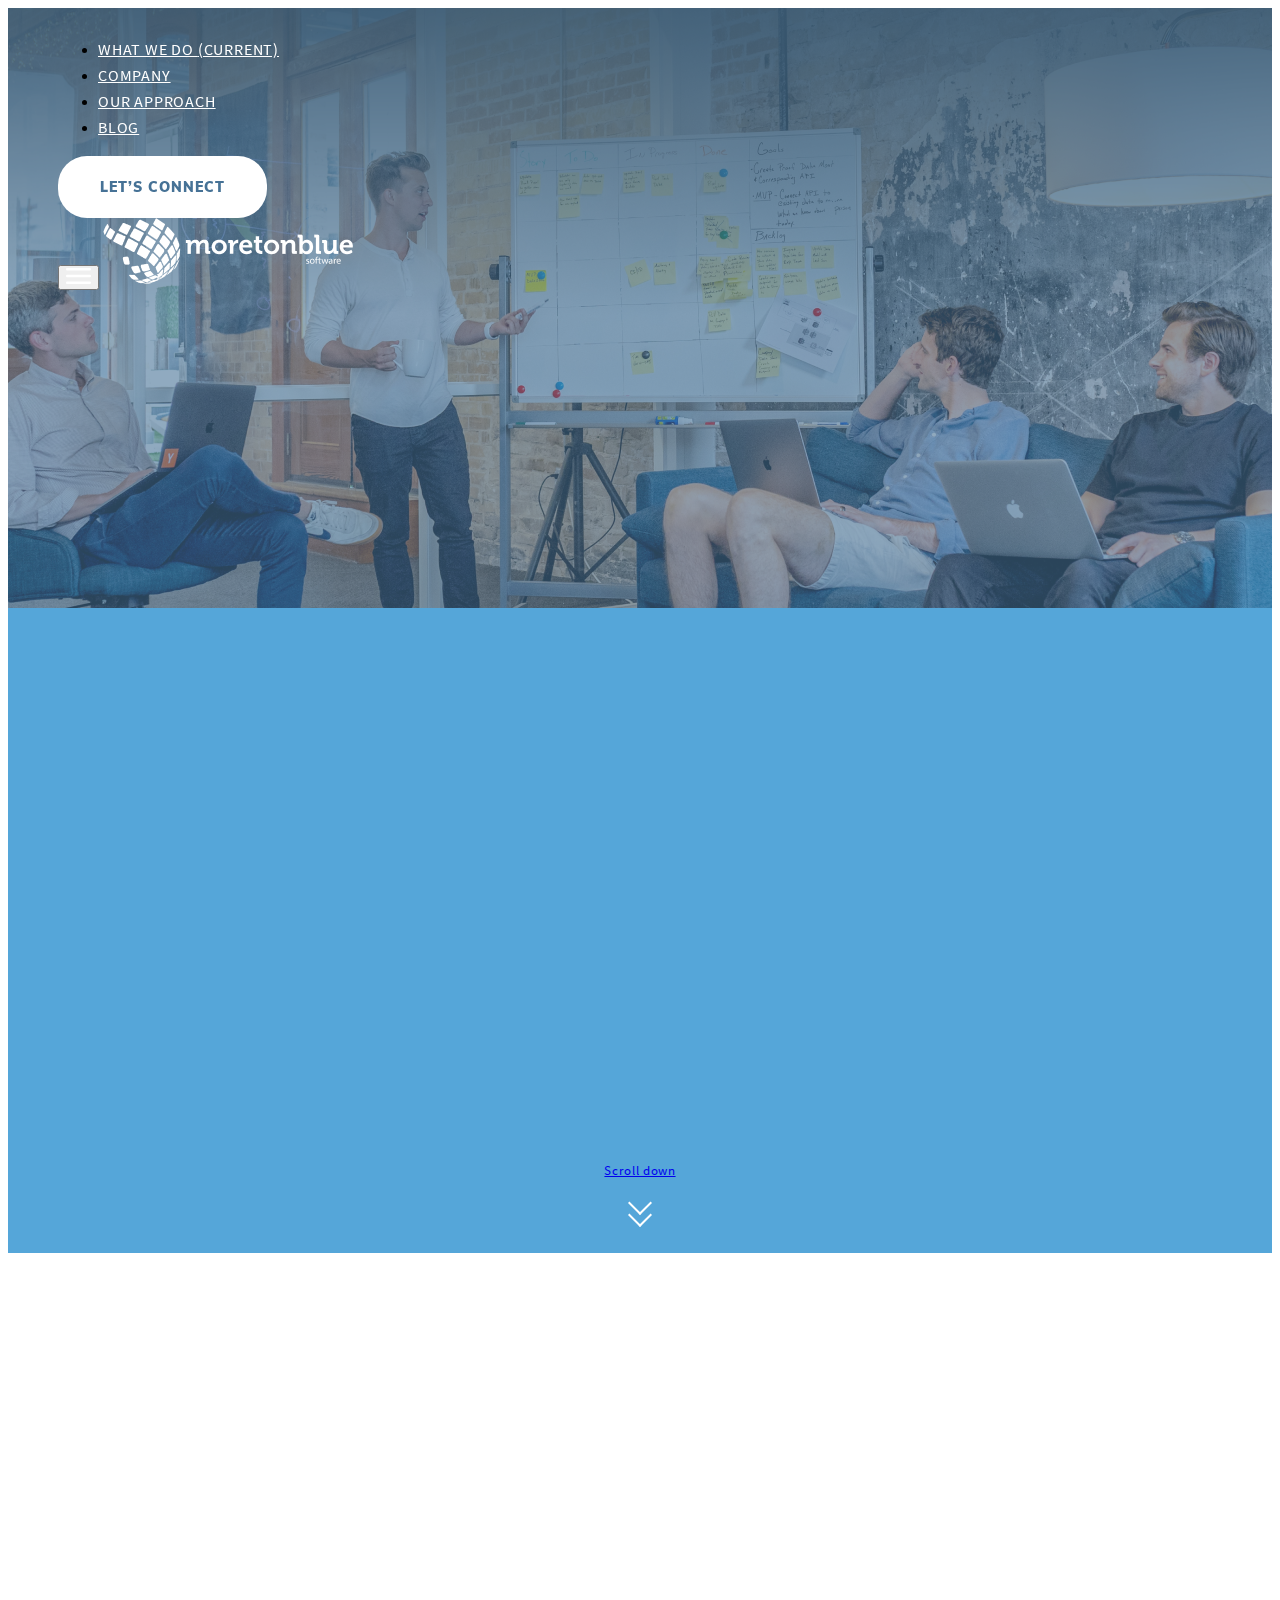
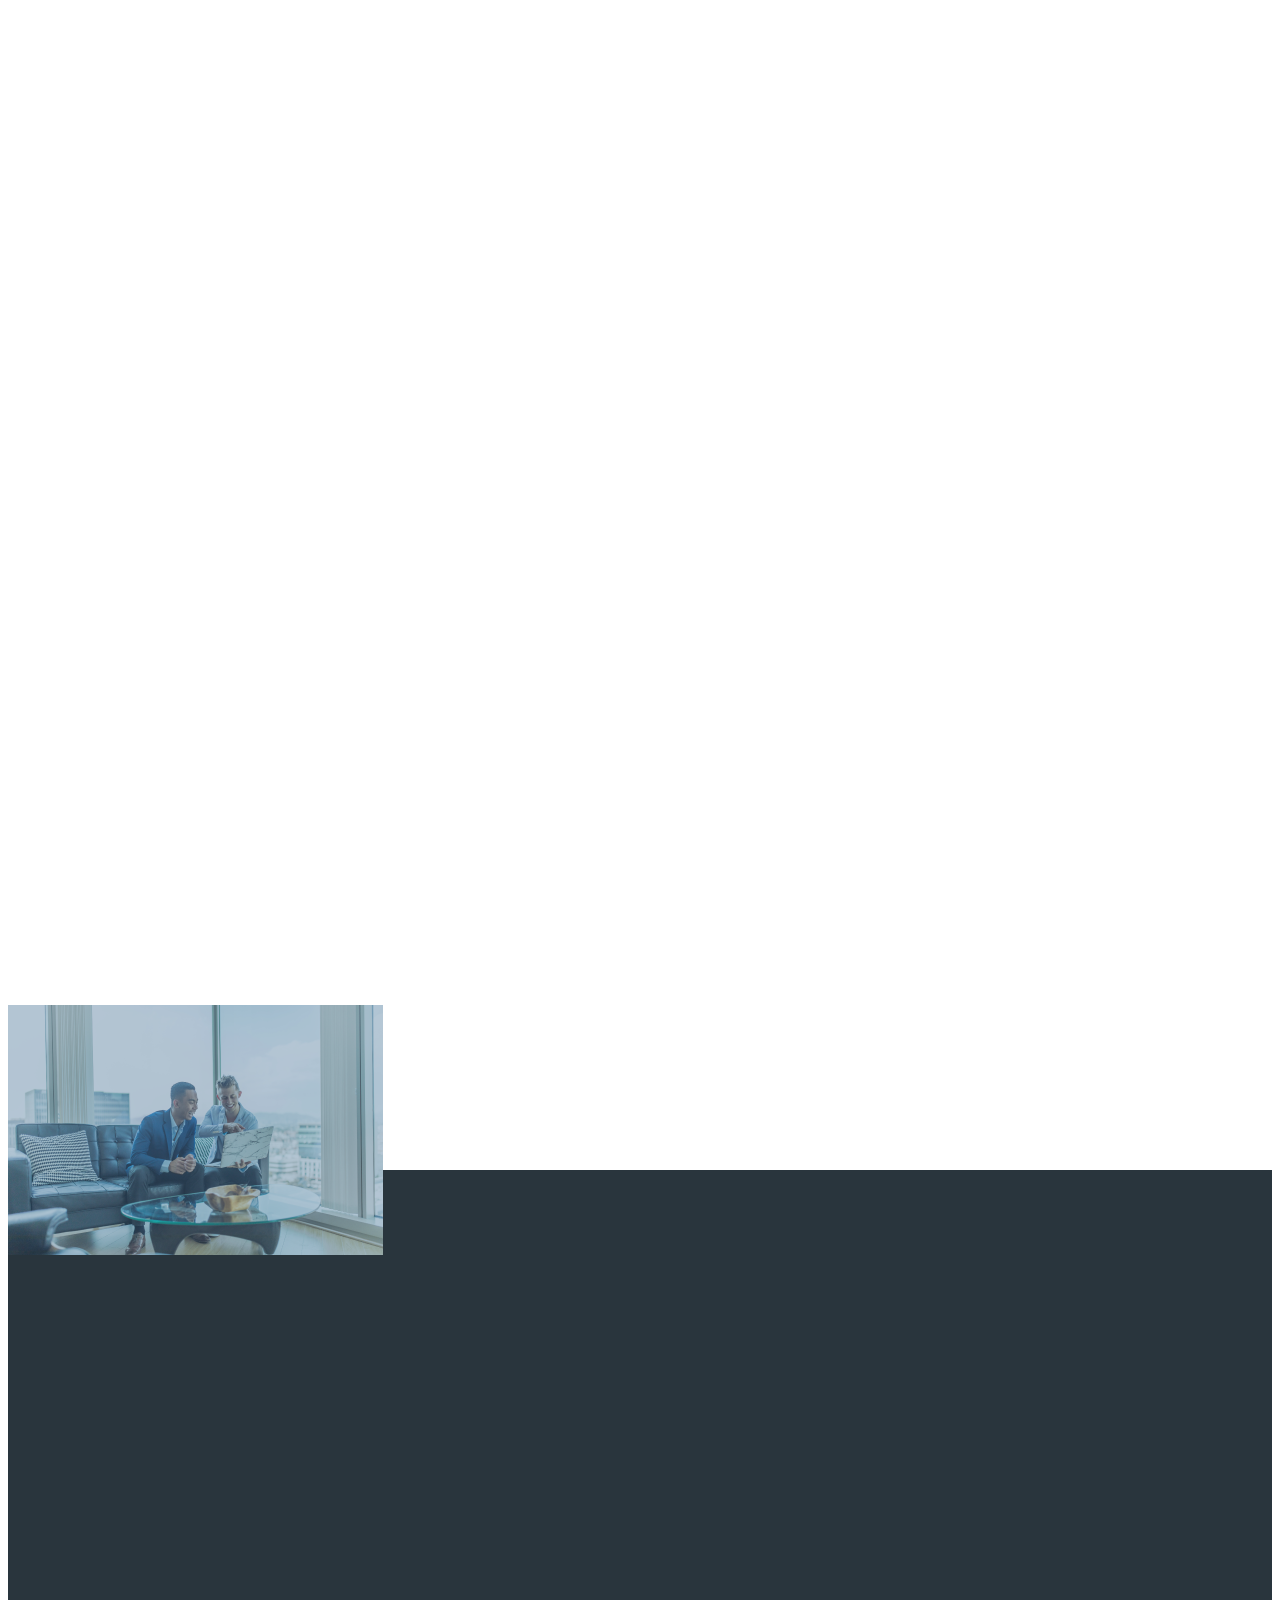
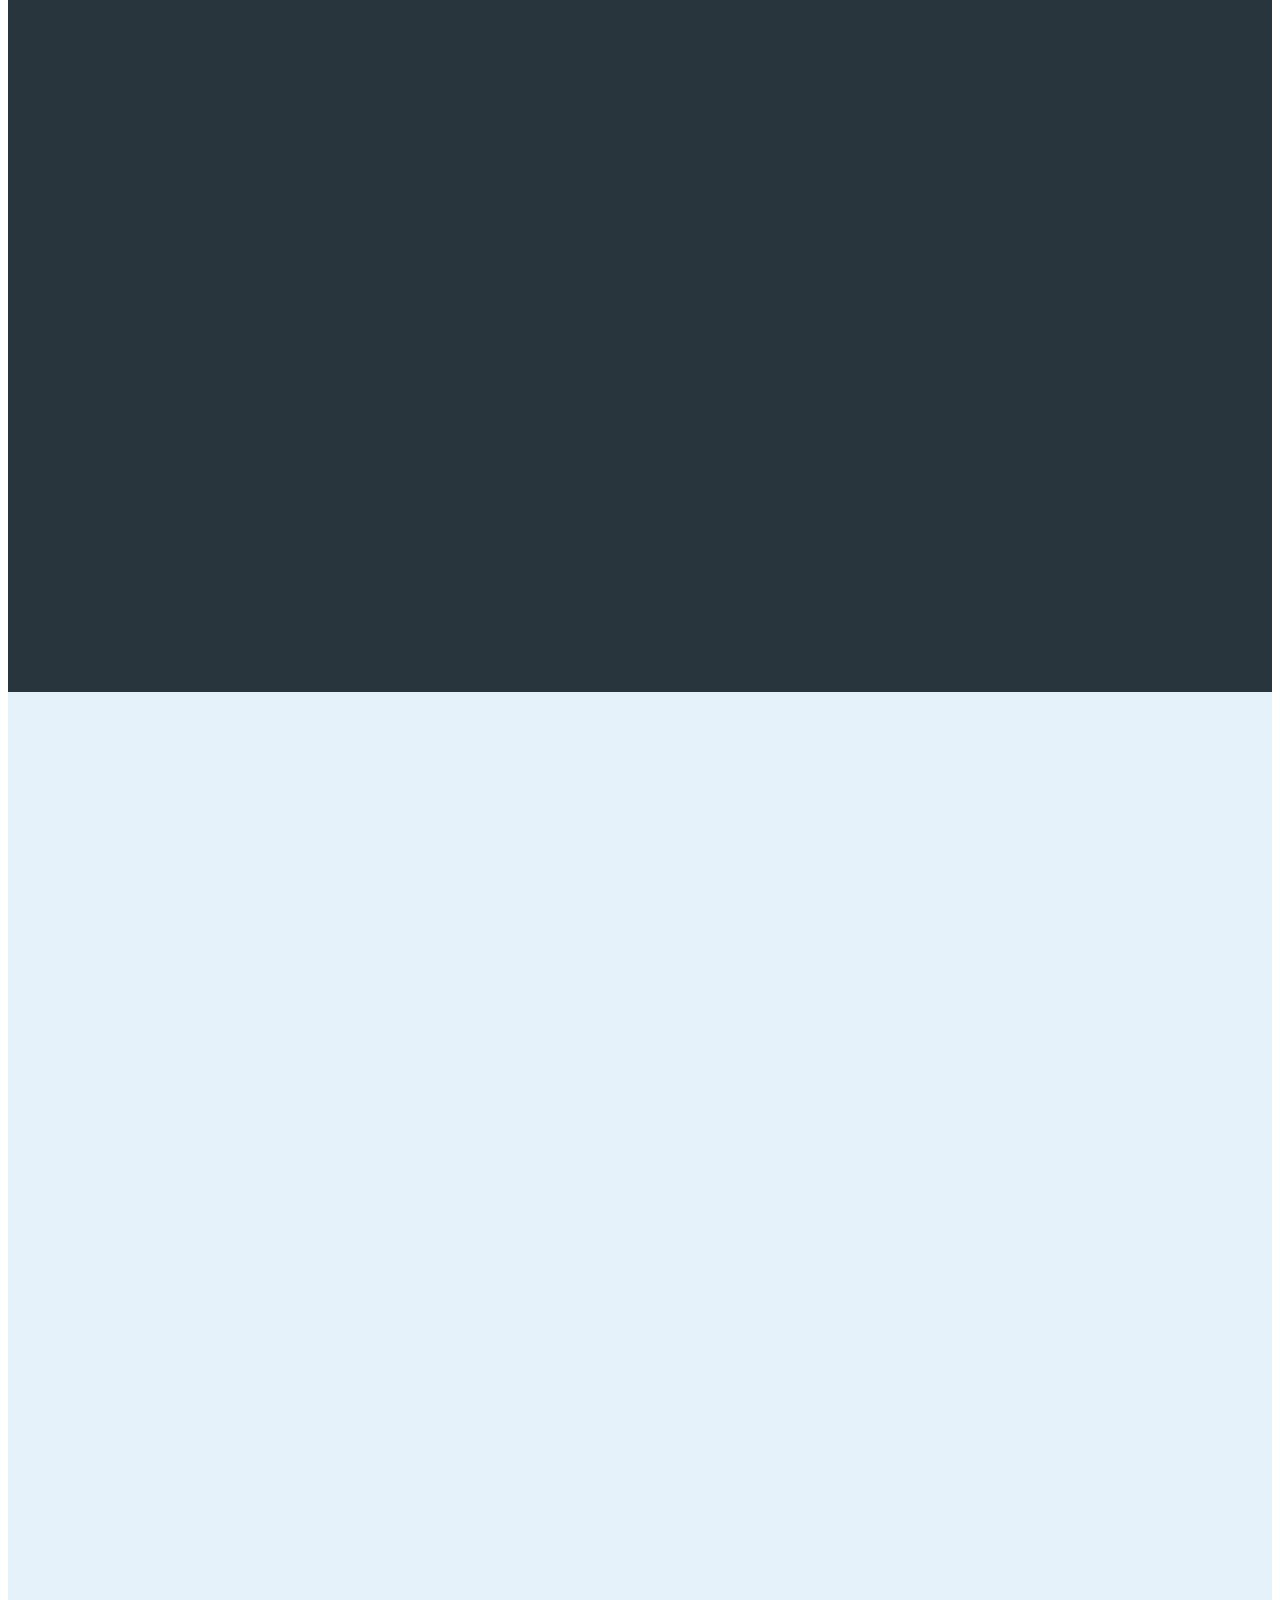
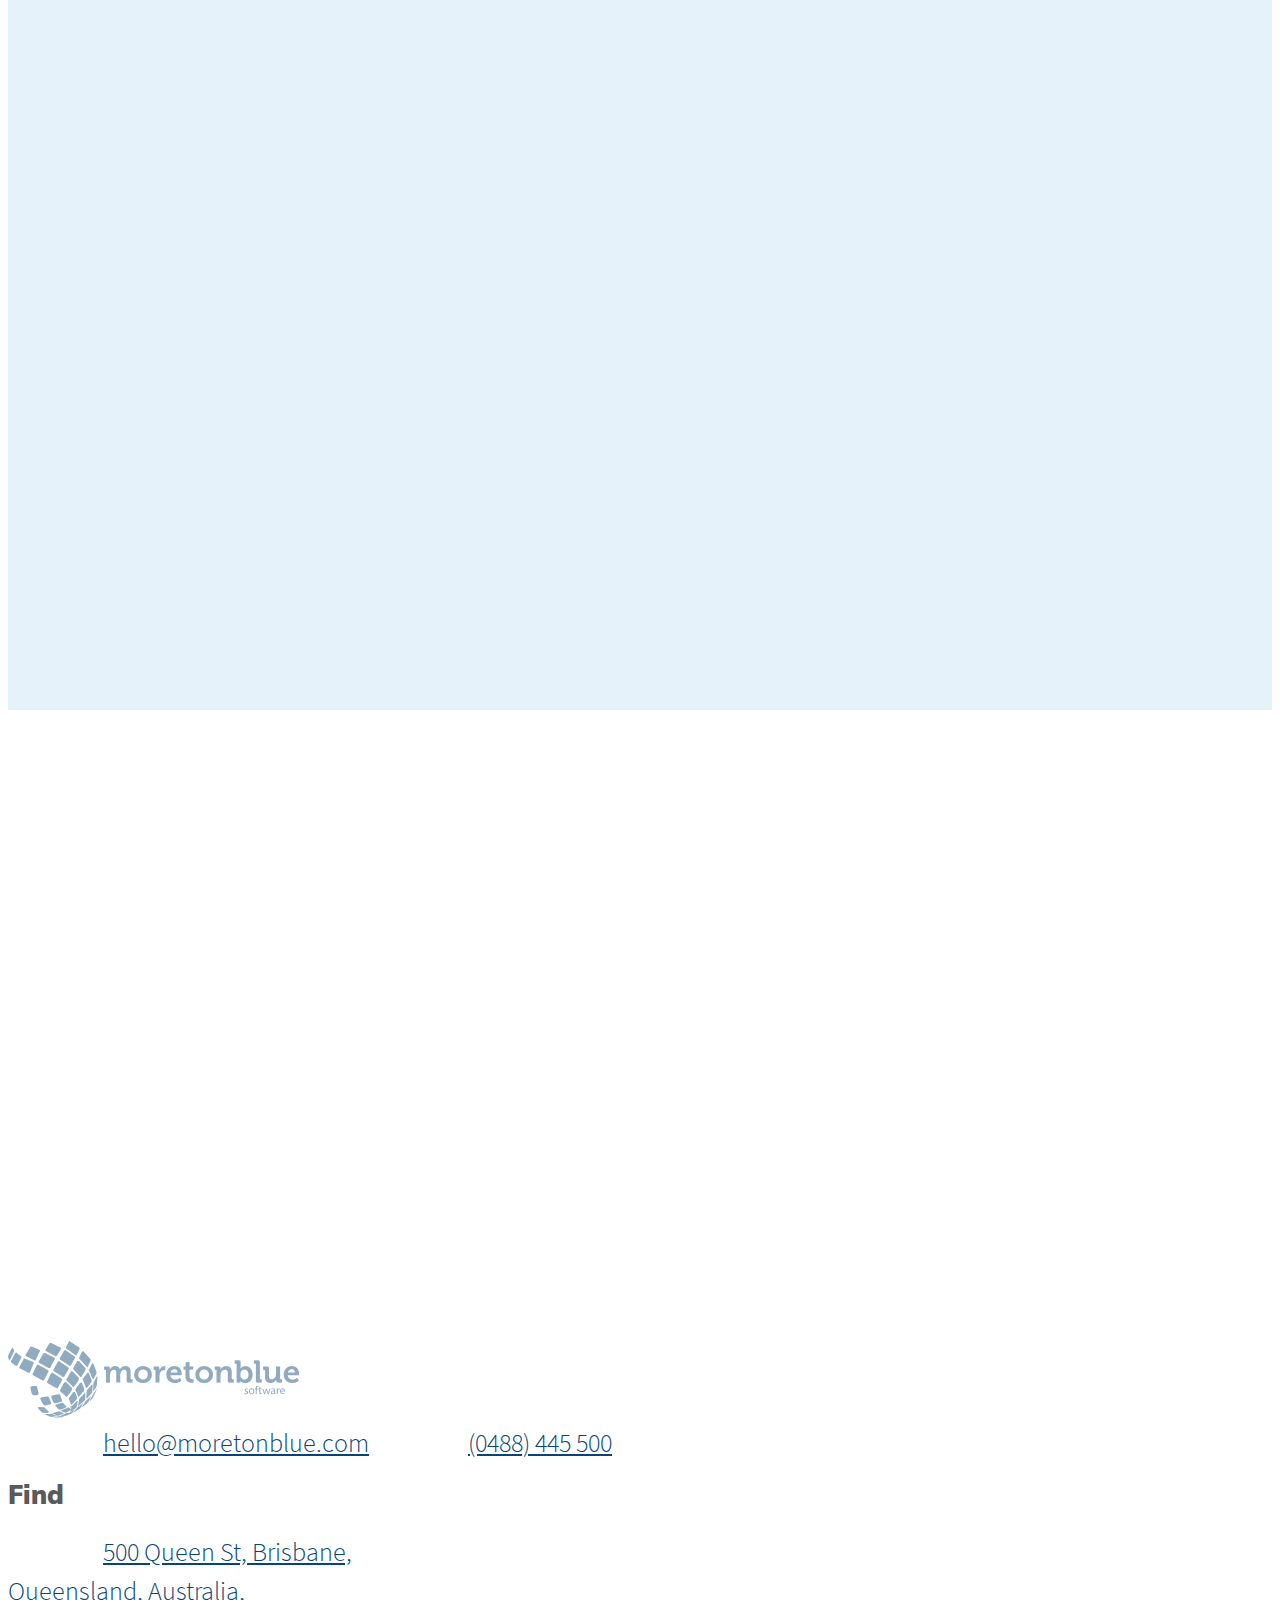
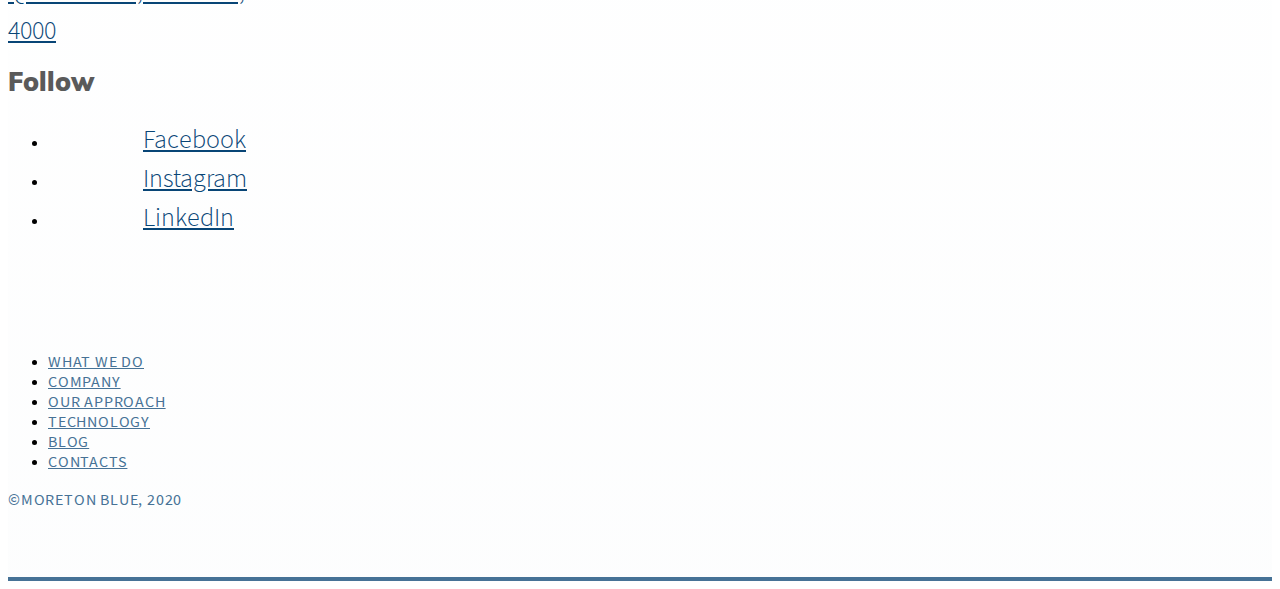
<file: index.html>
<!doctype html>
<html lang="en">
<head>
    <meta charset="utf-8">
    <meta name="viewport" content="width=device-width, initial-scale=1, shrink-to-fit=no">
    <link rel="stylesheet" href="https://stackpath.bootstrapcdn.com/bootstrap/4.5.0/css/bootstrap.min.css"
          integrity="sha384-9aIt2nRpC12Uk9gS9baDl411NQApFmC26EwAOH8WgZl5MYYxFfc+NcPb1dKGj7Sk" crossorigin="anonymous">
    <link rel="stylesheet" href="fonts/muli/stylesheet.css">
    <link rel="stylesheet" href="fonts/source-sans-pro/stylesheet.css">
    <link href="https://unpkg.com/aos@2.3.1/dist/aos.css" rel="stylesheet">
    <link rel="stylesheet" href="assets/css/owlCarousel/owl.carousel.min.css">
    <link rel="stylesheet" href="assets/css/owlCarousel/owl.theme.default.min.css">
    <link rel="stylesheet" href="assets/css/home.css">
    <title>Moretonblue</title>
</head>
<body>
<div class="overflow-hidden">
    <header>
        <nav class="navbar navbar-expand-md navbar-light justify-content-between flex-row-reverse">
            <div class="collapse navbar-collapse justify-content-md-between" id="navbarSupportedContent">
                <ul class="navbar-nav justify-content-md-around">
                    <li class="nav-item">
                        <a class="nav-link" href="./what-we-do.html">What we do <span
                                class="sr-only">(current)</span></a>
                    </li>
                    <li class="nav-item">
                        <a class="nav-link" href="./company.html">Company</a>
                    </li>
                    <li class="nav-item">
                        <a class="nav-link" href="./approach.html">Our Approach</a>
                    </li>
                    <li class="nav-item">
                        <a class="nav-link" href="./blog.html">Blog</a>
                    </li>
                </ul>
                <div>
                    <button class="btn btn-connect" type="button" onclick="location.href='./connect.html'">
                        Let’s Connect
                    </button>
                </div>
            </div>

            <button class="navbar-toggler border-0" type="button" data-toggle="collapse"
                    data-target="#navbarSupportedContent"
                    aria-controls="navbarSupportedContent" aria-expanded="false" aria-label="Toggle navigation">
            <span class="icon-burger">
                 <svg width="25" height="16" viewBox="0 0 25 16" fill="none" xmlns="http://www.w3.org/2000/svg">
                     <path fill-rule="evenodd" clip-rule="evenodd"
                           d="M0 1.26316C0 0.565535 0.565535 0 1.26316 0H23.7368C24.4345 0 25 0.565535 25 1.26316C25 1.96078 24.4345 2.52632 23.7368 2.52632H1.26316C0.565534 2.52632 0 1.96078 0 1.26316ZM0 14.7368C0 14.0392 0.565535 13.4737 1.26316 13.4737H23.7368C24.4345 13.4737 25 14.0392 25 14.7368C25 15.4345 24.4345 16 23.7368 16H1.26316C0.565534 16 0 15.4345 0 14.7368ZM1.26316 6.73685C0.565535 6.73685 0 7.30238 0 8C0 8.69763 0.565534 9.26316 1.26316 9.26316H23.7368C24.4345 9.26316 25 8.69763 25 8C25 7.30238 24.4345 6.73685 23.7368 6.73685H1.26316Z"
                           fill="white"/>
                  </svg>
            </span>
                <span class="icon-burger-after-scroll">
                <svg width="25" height="16" viewBox="0 0 25 16" fill="none" xmlns="http://www.w3.org/2000/svg">
                     <path fill-rule="evenodd" clip-rule="evenodd"
                           d="M0 1.26316C0 0.565535 0.565535 0 1.26316 0H23.7368C24.4345 0 25 0.565535 25 1.26316C25 1.96078 24.4345 2.52632 23.7368 2.52632H1.26316C0.565534 2.52632 0 1.96078 0 1.26316ZM0 14.7368C0 14.0392 0.565535 13.4737 1.26316 13.4737H23.7368C24.4345 13.4737 25 14.0392 25 14.7368C25 15.4345 24.4345 16 23.7368 16H1.26316C0.565534 16 0 15.4345 0 14.7368ZM1.26316 6.73685C0.565535 6.73685 0 7.30238 0 8C0 8.69763 0.565534 9.26316 1.26316 9.26316H23.7368C24.4345 9.26316 25 8.69763 25 8C25 7.30238 24.4345 6.73685 23.7368 6.73685H1.26316Z"
                           fill="black"/>
                </svg>
            </span>
                <span class="icon-close">
                <svg width="19" height="19" viewBox="0 0 19 19" fill="none" xmlns="http://www.w3.org/2000/svg">
                    <path fill-rule="evenodd" clip-rule="evenodd"
                          d="M2.38921 0.36997C1.89591 -0.123324 1.09613 -0.123323 0.602833 0.36997C0.10954 0.863264 0.109539 1.66305 0.602832 2.15634L7.53888 9.0924L0.36997 16.2613C-0.123324 16.7546 -0.123323 17.5544 0.36997 18.0477C0.863264 18.541 1.66305 18.541 2.15634 18.0477L9.32526 10.8788L16.4941 18.0476C16.9874 18.5409 17.7872 18.5409 18.2805 18.0476C18.7738 17.5543 18.7738 16.7546 18.2805 16.2613L11.1116 9.0924L18.0476 2.15639C18.5409 1.6631 18.5409 0.863311 18.0476 0.370017C17.5543 -0.123276 16.7546 -0.123277 16.2613 0.370016L9.32526 7.30602L2.38921 0.36997Z"
                          fill="#5A5A5A"/>
                </svg>
            </span>
            </button>

            <button class="btn btn-connect-outline" type="button" onclick="location.href='./connect.html'">
                Let’s Connect
            </button>

            <a class="navbar-brand" href="./index.html">
                <img src="assets/images/logo.png" alt="logo" class="nav-logo img-fluid">
            </a>
            <a class="navbar-brand" href="./index.html">
                <img src="assets/images/logo-after-scroll.png" alt="logo" class="nav-logo img-fluid">
            </a>
            <a class="navbar-brand d-md-none" href="./index.html">
                <img src="assets/images/logo-mobile-after-scroll.png" alt="logo" class="nav-logo img-fluid">
            </a>
        </nav>
    </header>
    <div class="banner">
        <div class="container-fluid">
            <div class="row">
                <div class="col-12 col-md-6 col-lg-7" data-aos="fade-down" data-aos-duration="1400">
                    <h2 class="banner-title">Your project is <br> in safe hands.</h2>
                </div>
                <div class="col-12 col-md-6 col-lg-5" data-aos="fade-left" data-aos-duration="1500"
                     data-aos-easing="linear">
                    <p class="banner-text mb-0 px-xl-3">
                        From idea to execution. </p>
                    <p class="banner-text px-xl-3 mb-md-0">
                        We’re a full service development that builds custom web and mobile products for our clients
                    </p>
                </div>
                <div class="scroll col-12 d-md-none">
                    <a href="#we-do" role="button" class="text-uppercase text-white text-decoration-none">
                        Scroll down
                        <div class="arrow">
                            <span></span>
                            <span></span>
                        </div>
                    </a>
                </div>
            </div>
        </div>
    </div>
    <div class="mission">
        <div class="container-fluid">
            <div class="row">
                <div class="col-12 col-md-7">
                    <div class="mission-description h-100" data-aos="fade-down" data-aos-duration="1000" data-aos-easing="linear">
                        <h2 class="title">
                            Our mission
                        </h2>
                        <p class="text">
                            We create value for our clients by creating value for their customers and employees. We’re a
                            full service development that builds custom web and mobile products for our clients
                        </p>
                        <div>
                            <button class="btn btn-outline-primary text-uppercase rounded-pill">read about moreton blue
                            </button>
                        </div>
                    </div>
                </div>
                <div class="col-12 col-md-5 px-0">
                    <div class="mission-image">
                        <img src="assets/images/home/mission-mobile-img.png" alt="our mission"
                             class="img-fluid d-md-none w-100">
                        <img src="assets/images/home/mission-img.png" alt="our mission" class="img-fluid d-none d-md-block"
                             data-aos="fade-down" data-aos-duration="1000" data-aos-easing="linea">
                    </div>
                </div>
            </div>
        </div>
    </div>
    <div class="we-do" id="we-do">
        <div class="container-fluid">
            <div class="row">
                <div class="col-12 col-md-6 order-md-2" data-aos="fade-up-right" data-aos-duration="1500">
                    <div class="mission-description h-100">
                        <h2 class="title">
                            What we do
                        </h2>
                        <p class="text">
                            We offer full-stack web development capabilities. Our team has extensive experience in building
                            cloud applications on Amazon Web Services (AWS) .
                        </p>
                        <div>
                            <button class="btn btn-outline-primary text-uppercase rounded-pill">more about our services
                            </button>
                        </div>
                    </div>
                </div>
                <div class="col-12 col-md-6 order-md-1 px-0" data-aos="fade-up-left" data-aos-duration="1000" data-aos-mirror="false">
                    <div class="card-we-do owl-carousel">
                        <div class="card">
                            <img src="assets/images/home/icon-mobile.png" alt="mobile icon" class="img-fluid">
                            <p class="card-text text-uppercase">
                                Mobile apps
                            </p>
                        </div>
                        <div class="card bg-blue">
                            <img src="assets/images/home/icon-web.png" alt="wep icon" class="img-fluid">
                            <p class="card-text text-uppercase">
                                Wep apps
                            </p>
                        </div>
                        <div class="card bg-blue">
                            <img src="assets/images/home/icon-analysis.png" alt="analysis icon" class="img-fluid">
                            <p class="card-text text-uppercase">
                                System Analysis
                            </p>
                        </div>
                        <div class="card">
                            <img src="assets/images/home/icon-prototyping.png" alt="prototyping icon" class="img-fluid">
                            <p class="card-text text-uppercase">
                                Prototyping
                            </p>
                        </div>
                    </div>
                </div>
            </div>
        </div>
    </div>
    <div class="testimonials container-fluid">
        <div class="row">
            <div class="col-12">
                <div class="mission-description h-100"  data-aos="fade-down" data-aos-duration="1000">
                    <h2 class="title">
                        Testimonials
                    </h2>
                    <p class="text">
                        We create value for our clients by creating value for their customers and employees. We’re a full
                        service development that builds custom web and mobile products for our clients
                    </p>
                </div>
            </div>
            <div class="col-12 right-side px-0 px-md-3"  data-aos="fade-left" data-aos-duration="1000" data-aos-offset="200">
                <div class="testimonials-image">
                    <img src="assets/images/home/testimonials-mobile-img.png" alt="testimonials"
                         class="img-fluid d-md-none w-100">
                    <img src="assets/images/home/testimonials-img.png" alt="testimonials"
                         class="img-fluid d-none d-md-block">
                </div>
                <div class="card border-0">
                    <div class="card-header bg-transparent border-0 p-0">
                        <img src="assets/images/home/canada-logo.png" alt="canada logo" class="img-fluid">
                    </div>
                    <div class="card-body p-0">
                        <h5 class="card-title">“Excellent work and deep understanding of our needs”</h5>
                        <p class="card-text">They create value for their clients by creating value for their customers and
                            employees. They’re a full service development that builds custom web and mobile products for
                            their create value for their clients by creating value for their customers and employees. </p>
                    </div>
                    <div class="card-footer bg-transparent px-0">
                        <p class="card-text">
                            Darrell Steward
                        </p>
                        <p class="card-text">
                            Chief Executive Officer
                        </p>
                        <div>
                            <button class="btn btn-outline-primary text-uppercase rounded-pill">read about moreton blue
                            </button>
                        </div>
                    </div>
                </div>
            </div>
        </div>
    </div>
    <div class="container px-0">
        <div class="drive position-relative" data-aos="fade-down" data-aos-duration="1500">
            <div class="row">
                <div class="col-12 px-0">
                    <h2 class="drive-title text-center text-white">Drive your business forward </h2>
                    <p class="main-text text-center text-white">
                        We offer full-stack web development capabilities. Our team has extensive experience in building
                        cloud applications on Amazon Web Services (AWS) .
                    </p>
                    <div class="text-center">
                        <button class="btn btn-connect">
                            Let’s Connect
                        </button>
                    </div>
                </div>
            </div>
        </div>
    </div>
    <footer>
        <div class="container">
            <div class="row">
                <div class="col-12 col-md-5 mb-5 mb-md-0">
                    <a href="./index.html" class="footer-logo d-block">
                        <img src="assets/images/logo-footer.png" alt="logo" class="img-fluid">
                    </a>
                    <div class="contact">
                        <a href="mailto:hello@moretonblue.com" class="contact-link d-block text-decoration-none"
                           target="_blank">hello@moretonblue.com</a>
                        <a href="tel:(0488)445500" class="contact-link d-block text-decoration-none" target="_blank">(0488)
                            445 500</a>
                    </div>
                </div>
                <div class="col-6 col-md-4">
                    <h3 class="subtitle">
                        Find
                    </h3>
                    <div class="contact">
                        <a href="https://goo.gl/maps/VaRfTarU2U1w9EAK9"
                           class="contact-link d-block text-decoration-none p-0" target="_blank">
                            500 Queen St, Brisbane,<br>
                            Queensland, Australia,<br>
                            4000
                        </a>
                    </div>
                </div>
                <div class="col-6 col-md-3">
                    <h3 class="subtitle">
                        Follow
                    </h3>
                    <ul class="list-unstyled contact">
                        <li class="footer-nav-item">
                            <a href="#" class="contact-link d-block text-decoration-none p-0" target="_blank">
                                Facebook
                            </a>
                        </li>
                        <li class="footer-nav-item">
                            <a href="#" class="contact-link d-block text-decoration-none p-0" target="_blank">
                                Instagram
                            </a>
                        </li>
                        <li class="footer-nav-item">
                            <a href="#" class="contact-link d-block text-decoration-none p-0" target="_blank">
                                LinkedIn
                            </a>
                        </li>
                    </ul>
                </div>
                <div class="footer-navbar col-12 d-flex flex-column flex-lg-row">
                    <ul class="nav flex-fill">
                        <li class="nav-item">
                            <a class="nav-link" href="./what-we-do.html">What we do</a>
                        </li>
                        <li class="nav-item">
                            <a class="nav-link" href="./company.html">Company</a>
                        </li>
                        <li class="nav-item">
                            <a class="nav-link" href="./approach.html">Our Approach</a>
                        </li>
                        <li class="nav-item">
                            <a class="nav-link" href="./index.html">Technology</a>
                        </li>
                        <li class="nav-item">
                            <a class="nav-link" href="./blog.html">Blog</a>
                        </li>
                        <li class="nav-item">
                            <a class="nav-link" href="./connect.html">Contacts</a>
                        </li>
                    </ul>
                    <p class="privacy mb-0">
                        ©MORETON BLUE, 2020
                    </p>
                </div>
            </div>
        </div>
    </footer>
</div>
<script src="https://code.jquery.com/jquery-3.5.1.slim.min.js"
        integrity="sha384-DfXdz2htPH0lsSSs5nCTpuj/zy4C+OGpamoFVy38MVBnE+IbbVYUew+OrCXaRkfj"
        crossorigin="anonymous"></script>
<script src="https://cdn.jsdelivr.net/npm/popper.js@1.16.0/dist/umd/popper.min.js"
        integrity="sha384-Q6E9RHvbIyZFJoft+2mJbHaEWldlvI9IOYy5n3zV9zzTtmI3UksdQRVvoxMfooAo"
        crossorigin="anonymous"></script>
<script src="https://stackpath.bootstrapcdn.com/bootstrap/4.5.0/js/bootstrap.min.js"
        integrity="sha384-OgVRvuATP1z7JjHLkuOU7Xw704+h835Lr+6QL9UvYjZE3Ipu6Tp75j7Bh/kR0JKI"
        crossorigin="anonymous"></script>
<script src="https://unpkg.com/aos@2.3.1/dist/aos.js"></script>
<script src="assets/js/owl.carousel.min.js"></script>
<script src="assets/js/carousel.js"></script>
<script src="assets/js/nav-scroll.js"></script>
<script src="assets/js/scroll.js"></script>
</body>
</html>
</file>
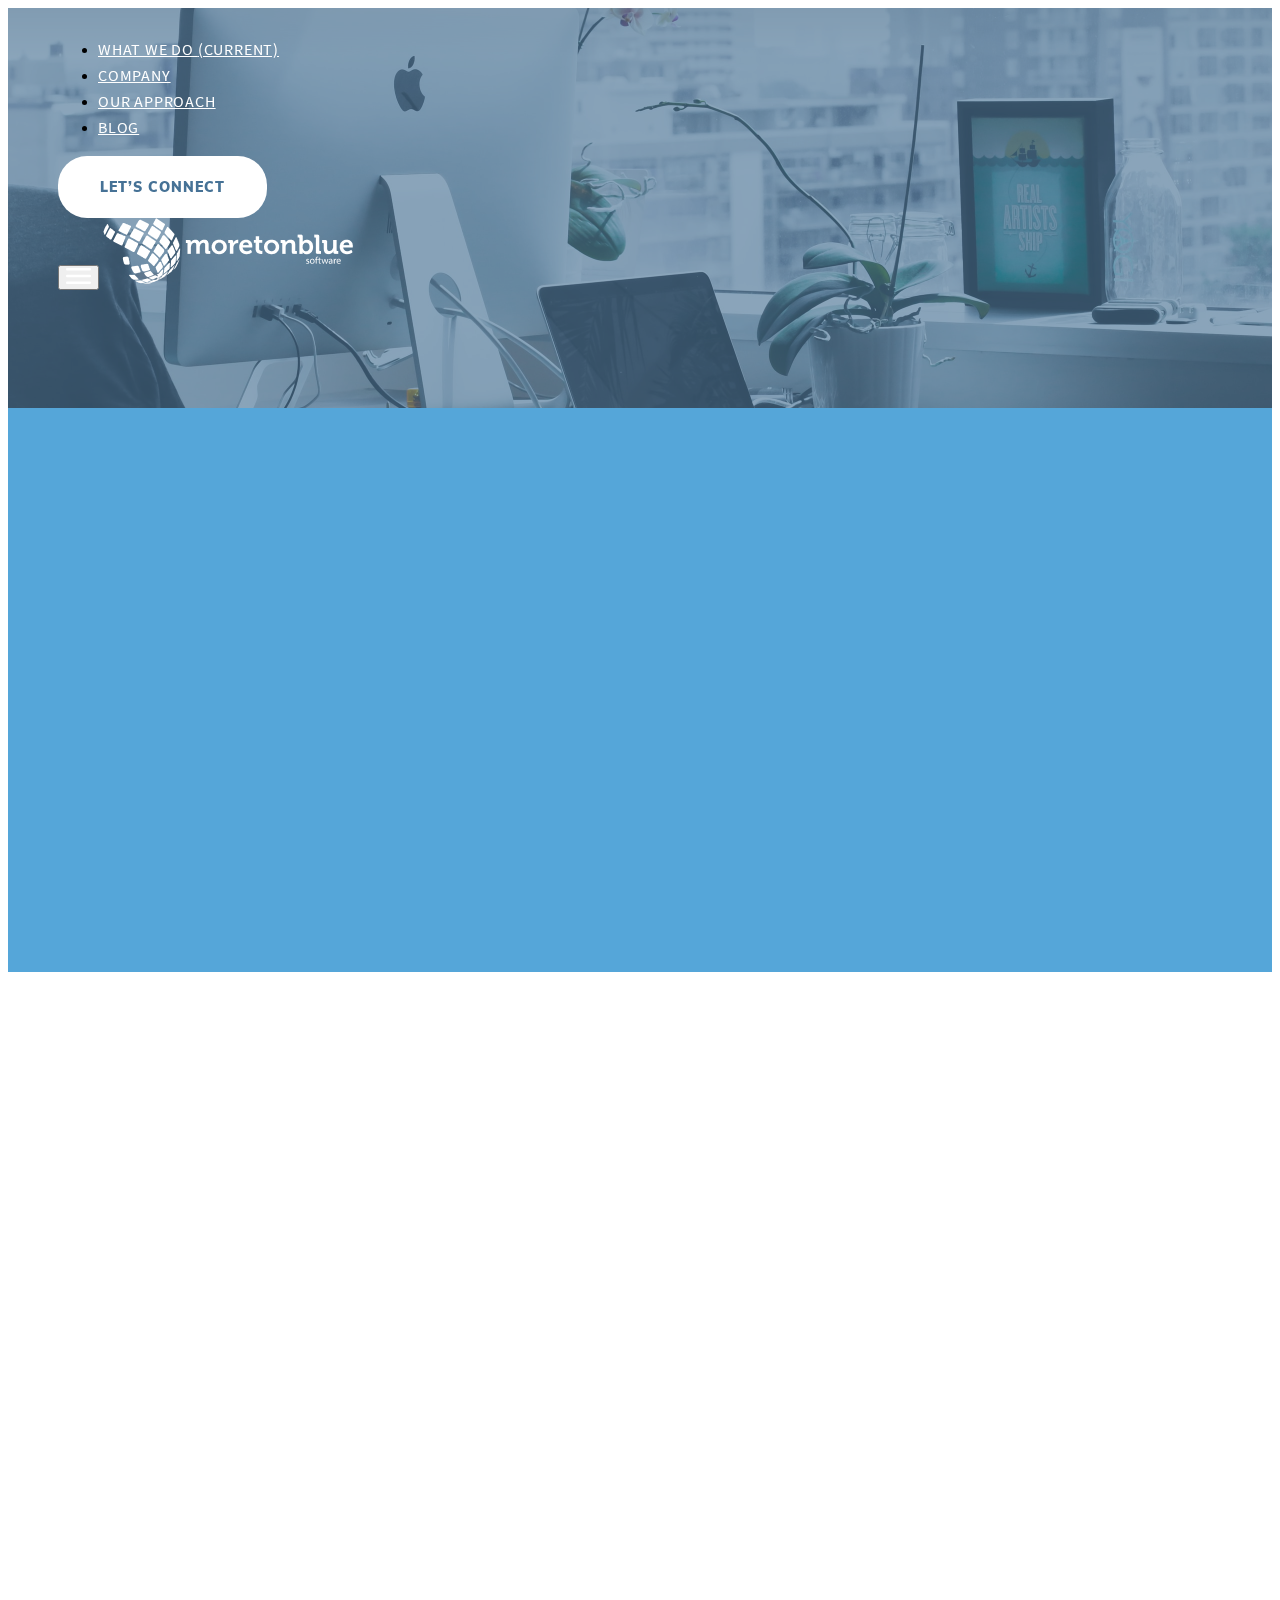
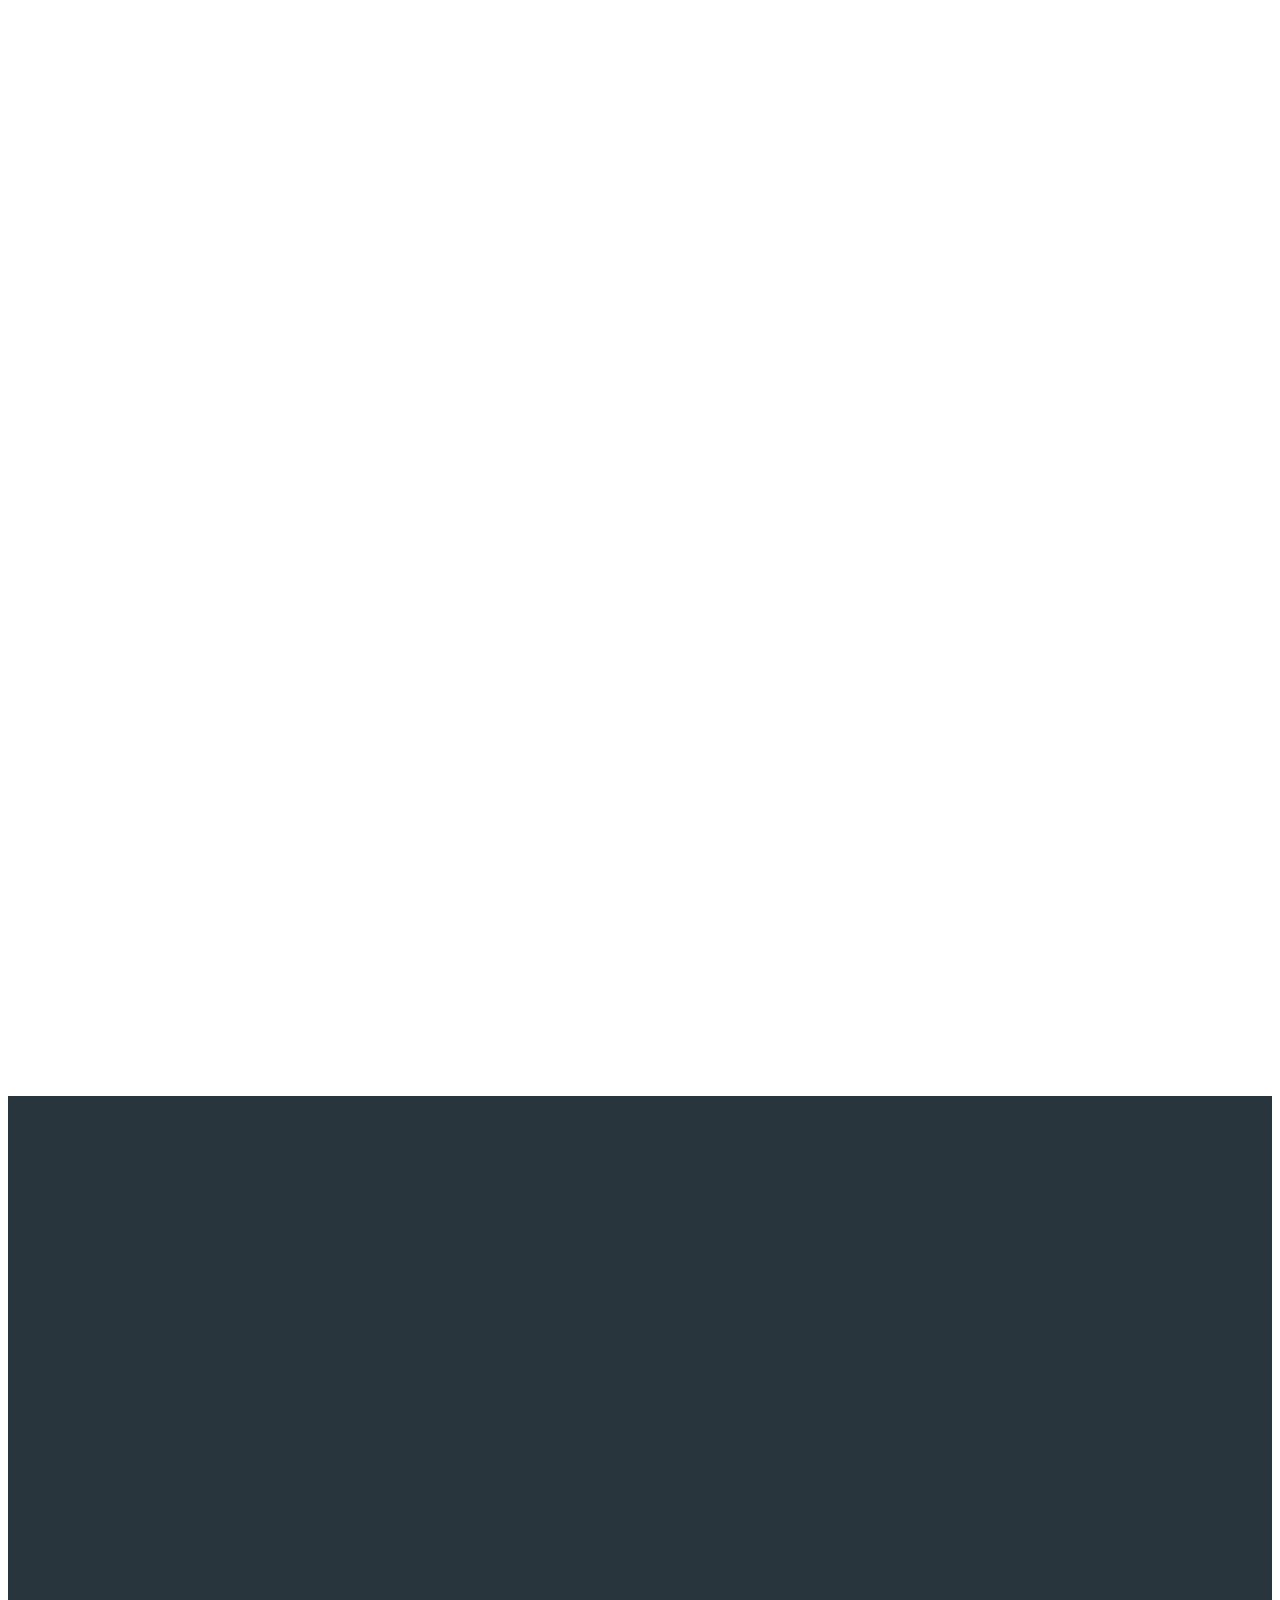
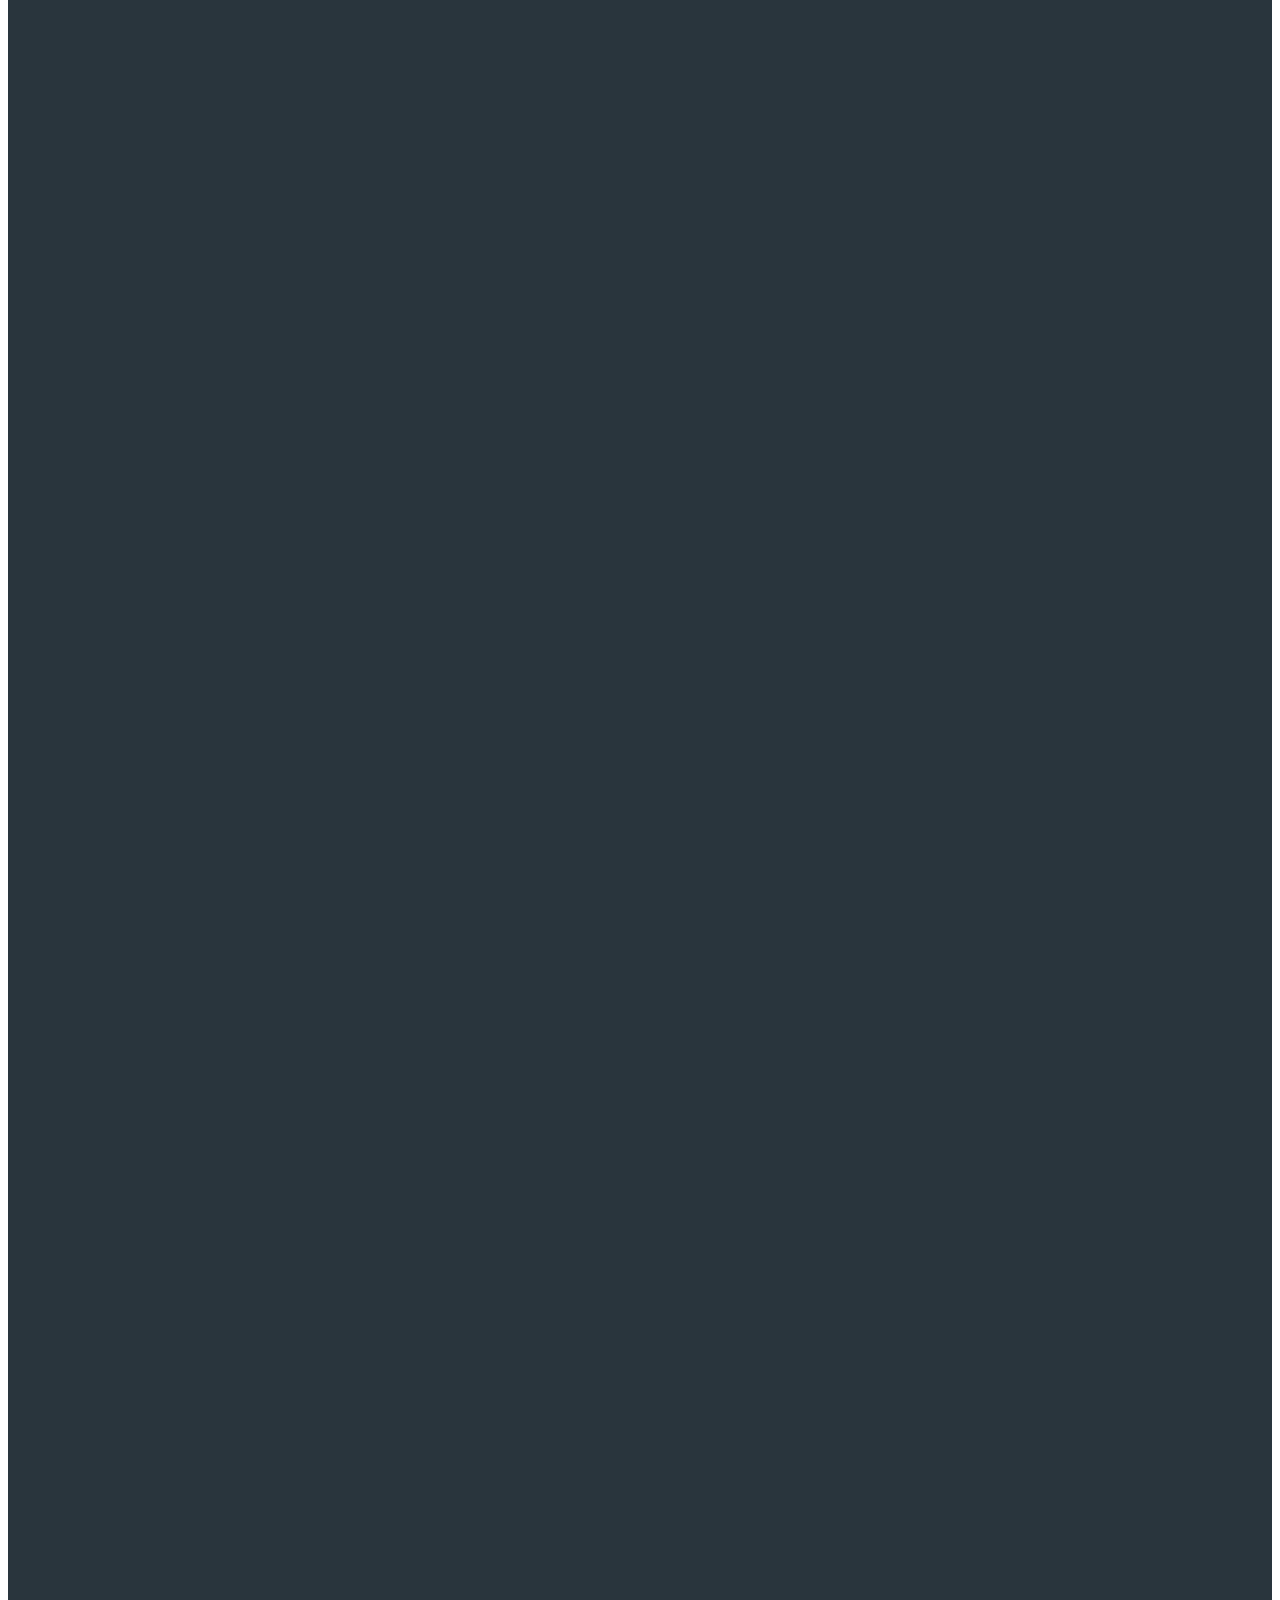
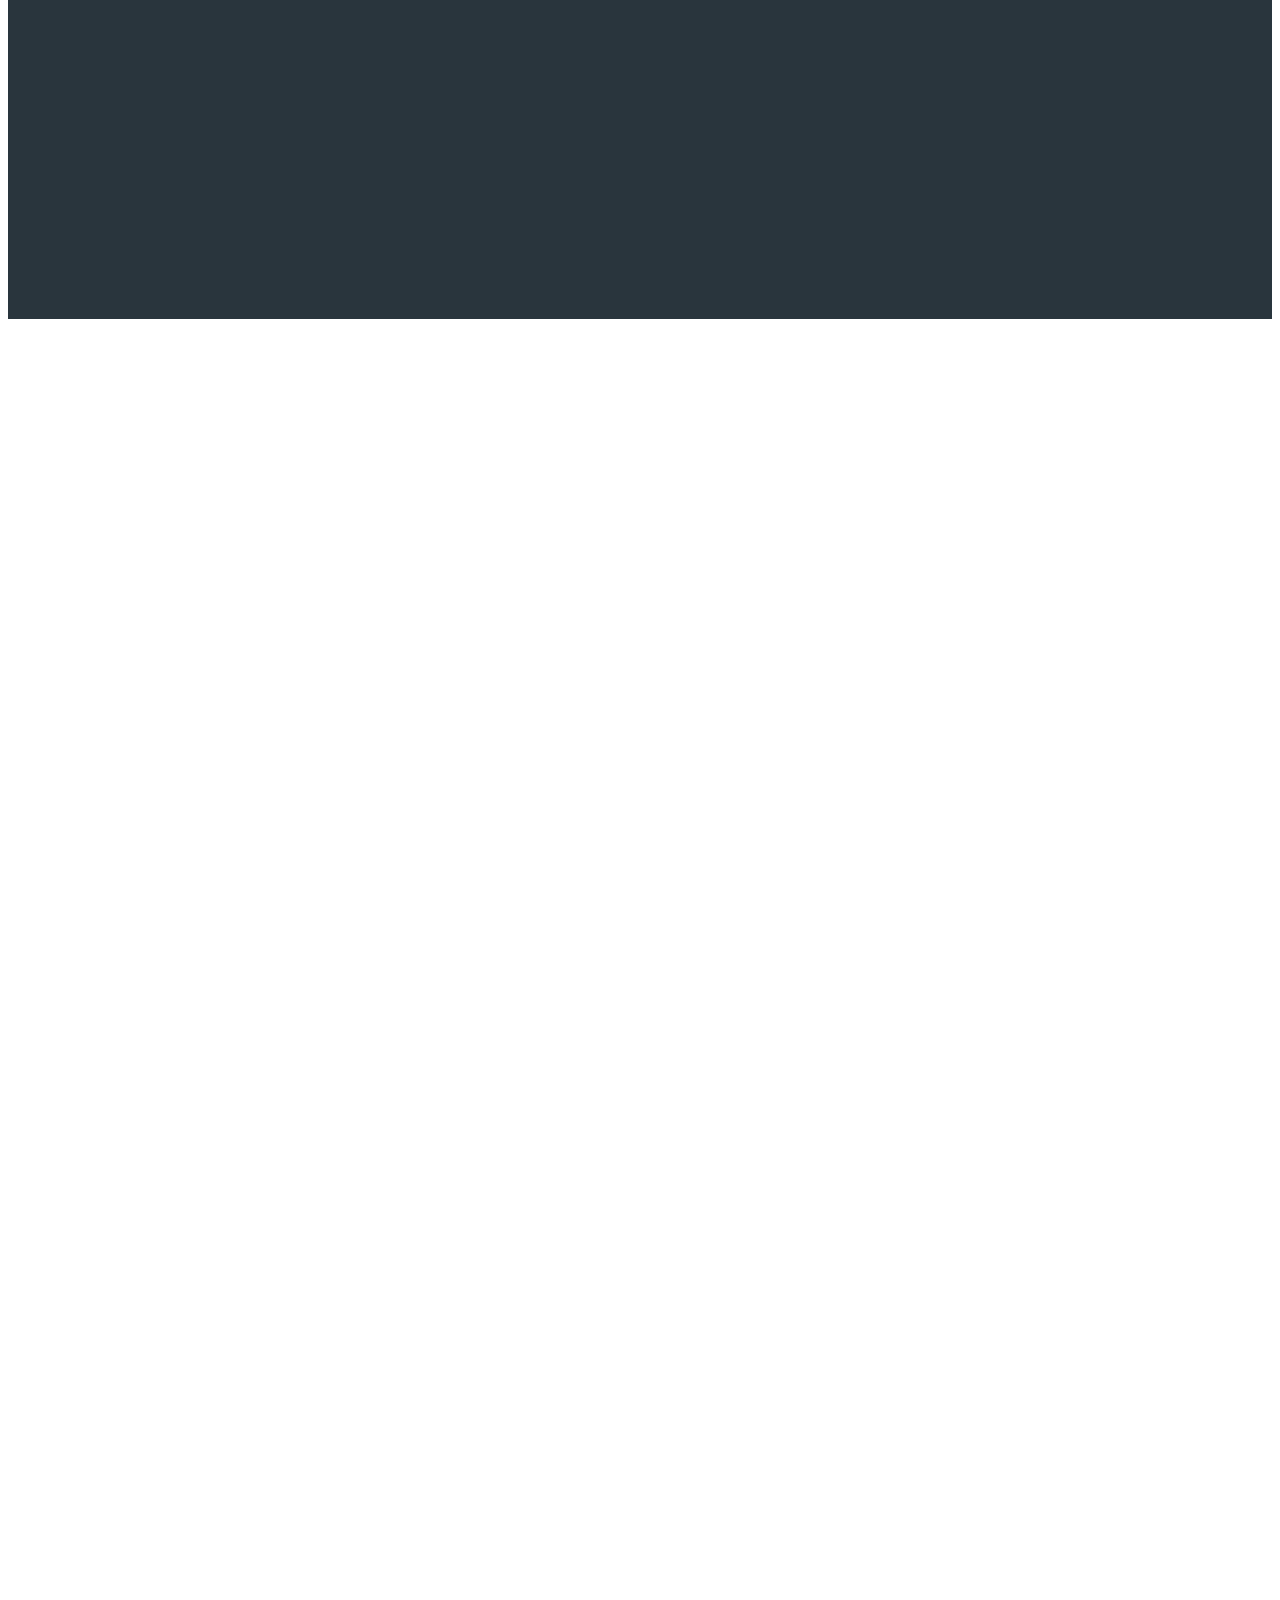
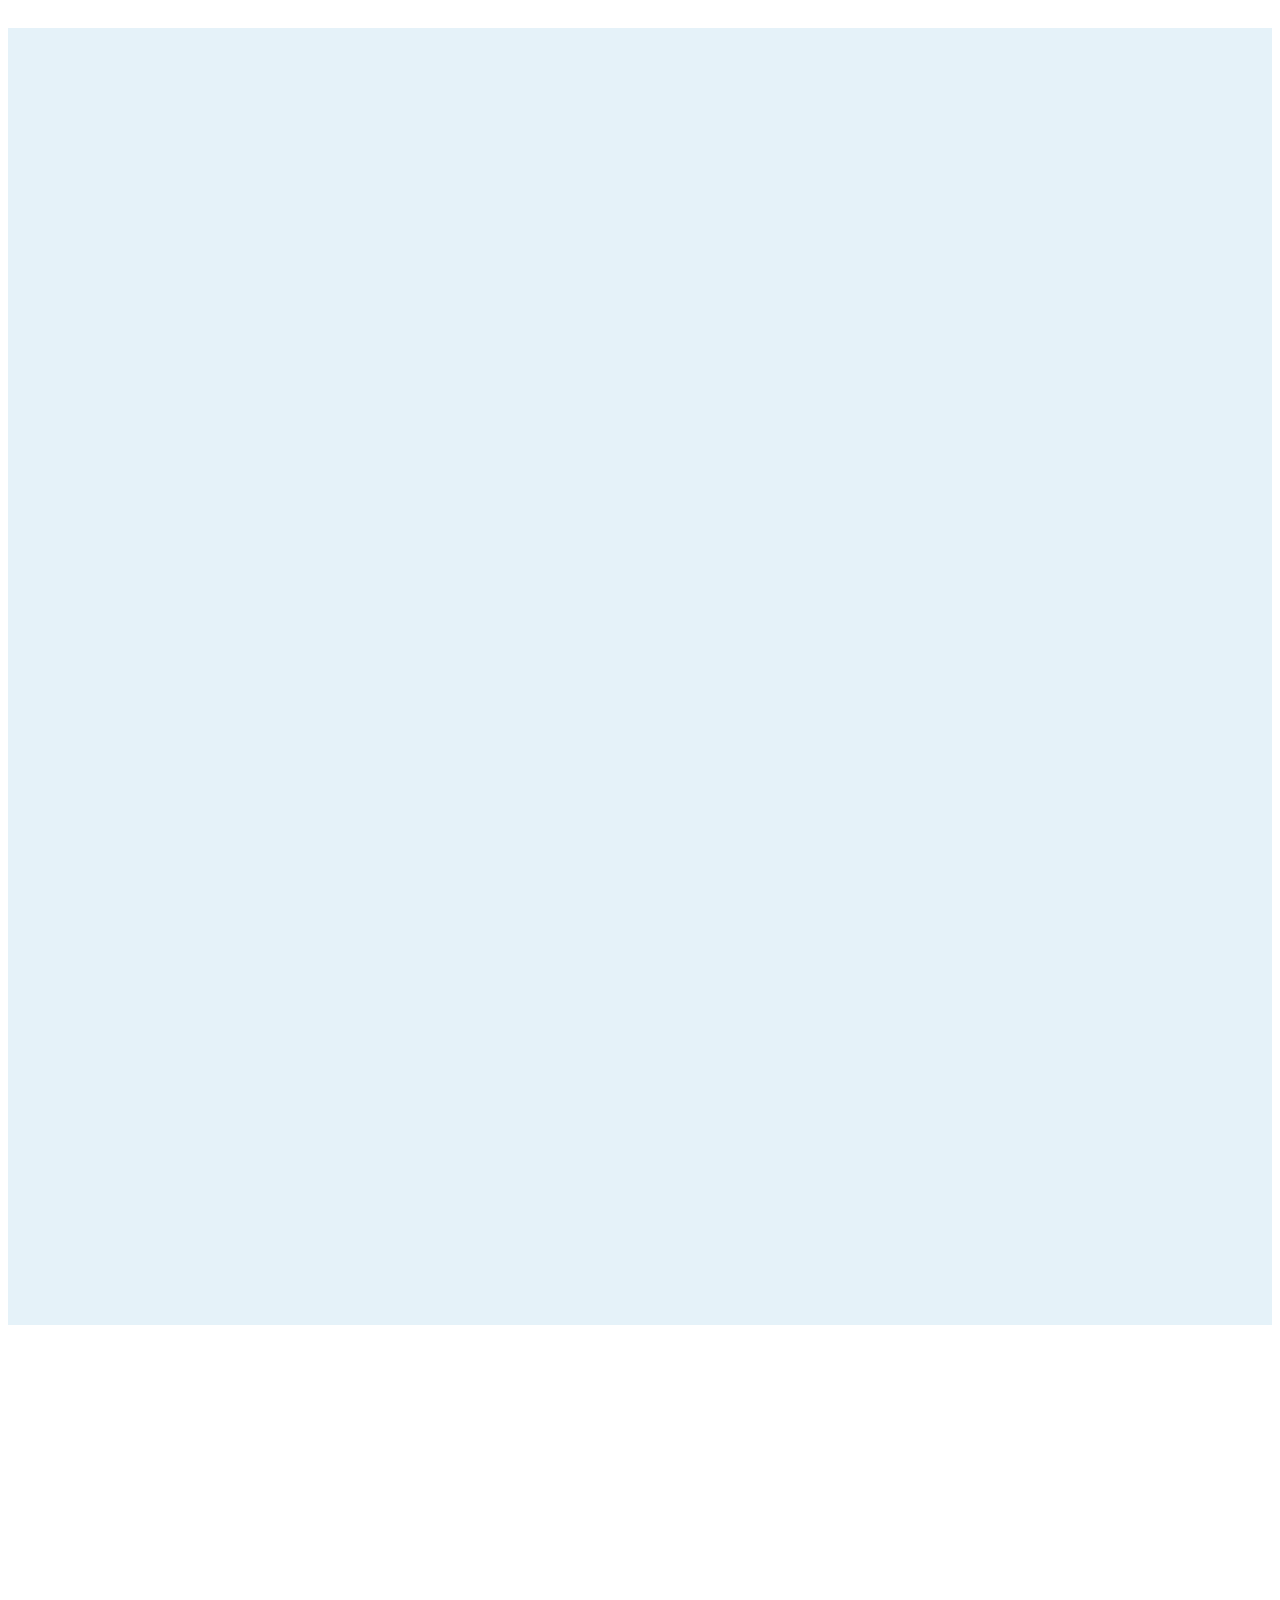
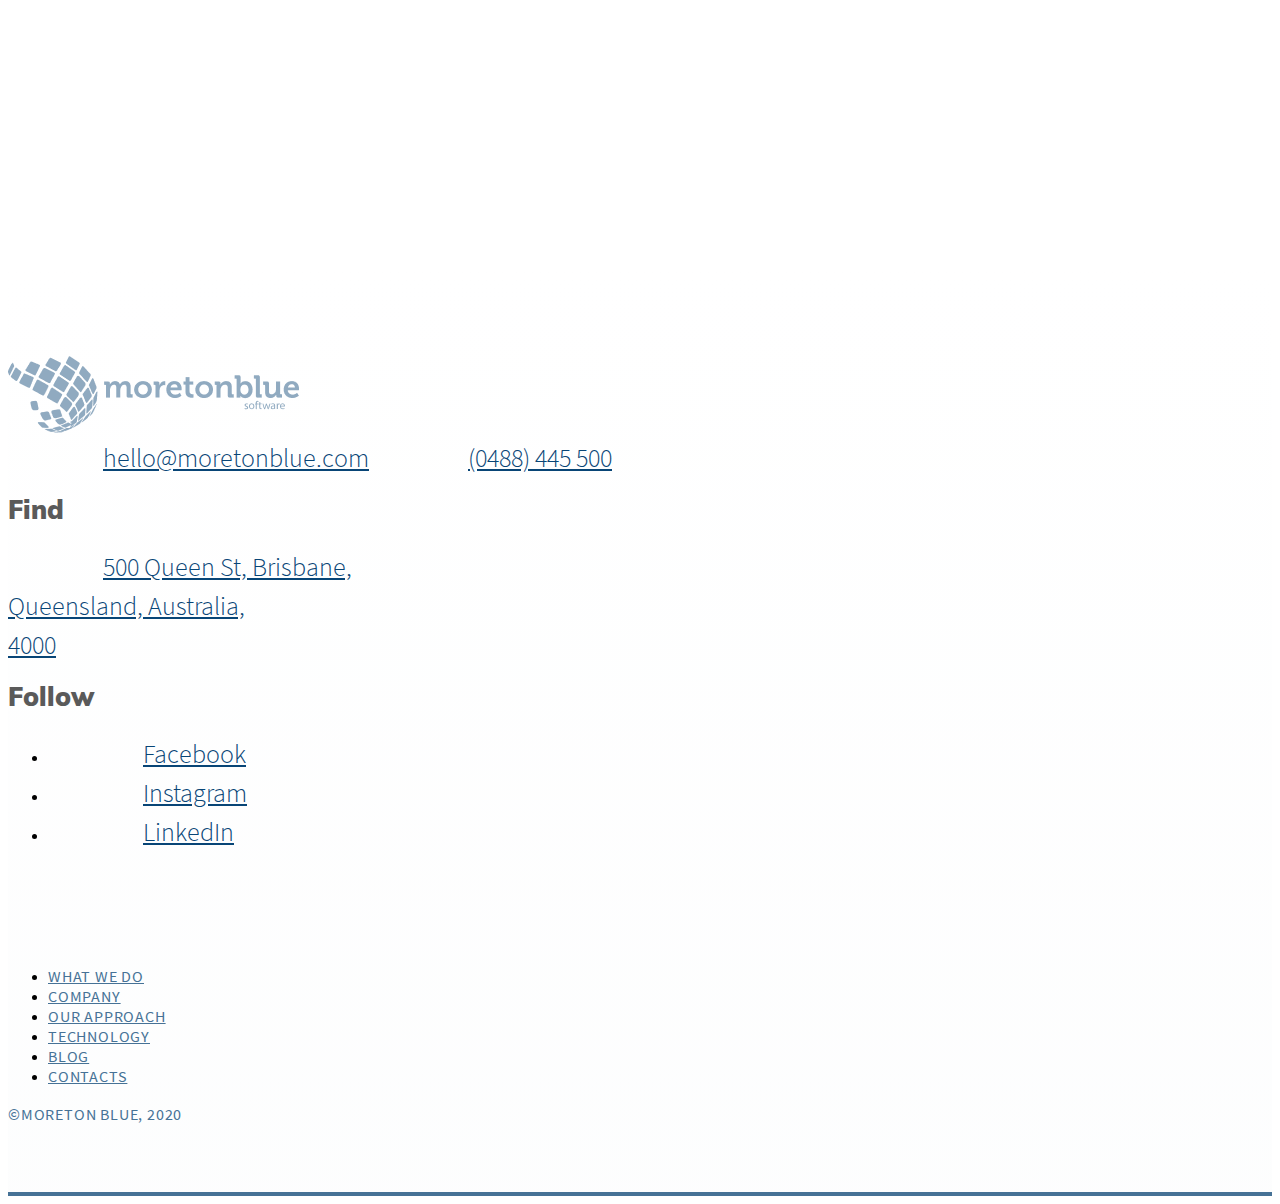
<file: approach.html>
<!doctype html>
<html lang="en">
<head>
    <meta charset="utf-8">
    <meta name="viewport" content="width=device-width, initial-scale=1, shrink-to-fit=no">
    <link rel="stylesheet" href="https://stackpath.bootstrapcdn.com/bootstrap/4.5.0/css/bootstrap.min.css"
          integrity="sha384-9aIt2nRpC12Uk9gS9baDl411NQApFmC26EwAOH8WgZl5MYYxFfc+NcPb1dKGj7Sk" crossorigin="anonymous">
    <link rel="stylesheet" href="fonts/muli/stylesheet.css">
    <link rel="stylesheet" href="fonts/source-sans-pro/stylesheet.css">
    <link href="https://unpkg.com/aos@2.3.1/dist/aos.css" rel="stylesheet">
    <link rel="stylesheet" href="assets/css/owlCarousel/owl.carousel.min.css">
    <link rel="stylesheet" href="assets/css/owlCarousel/owl.theme.default.min.css">
    <link rel="stylesheet" href="assets/css/approach.css">
    <title>Moretonblue | Our Approach</title>
</head>
<body>
<div class="overflow-hidden">
    <header>
        <nav class="navbar navbar-expand-md navbar-light justify-content-between flex-row-reverse">
            <div class="collapse navbar-collapse justify-content-md-between" id="navbarSupportedContent">
                <ul class="navbar-nav justify-content-md-around">
                    <li class="nav-item">
                        <a class="nav-link" href="./what-we-do.html">What we do <span
                                class="sr-only">(current)</span></a>
                    </li>
                    <li class="nav-item">
                        <a class="nav-link" href="./company.html">Company</a>
                    </li>
                    <li class="nav-item">
                        <a class="nav-link" href="./approach.html">Our Approach</a>
                    </li>
                    <li class="nav-item">
                        <a class="nav-link" href="./blog.html">Blog</a>
                    </li>
                </ul>
                <div>
                    <button class="btn btn-connect" type="button" onclick="location.href='./connect.html'">
                        Let’s Connect
                    </button>
                </div>
            </div>

            <button class="navbar-toggler border-0" type="button" data-toggle="collapse"
                    data-target="#navbarSupportedContent"
                    aria-controls="navbarSupportedContent" aria-expanded="false" aria-label="Toggle navigation">
            <span class="icon-burger">
                 <svg width="25" height="16" viewBox="0 0 25 16" fill="none" xmlns="http://www.w3.org/2000/svg">
                     <path fill-rule="evenodd" clip-rule="evenodd"
                           d="M0 1.26316C0 0.565535 0.565535 0 1.26316 0H23.7368C24.4345 0 25 0.565535 25 1.26316C25 1.96078 24.4345 2.52632 23.7368 2.52632H1.26316C0.565534 2.52632 0 1.96078 0 1.26316ZM0 14.7368C0 14.0392 0.565535 13.4737 1.26316 13.4737H23.7368C24.4345 13.4737 25 14.0392 25 14.7368C25 15.4345 24.4345 16 23.7368 16H1.26316C0.565534 16 0 15.4345 0 14.7368ZM1.26316 6.73685C0.565535 6.73685 0 7.30238 0 8C0 8.69763 0.565534 9.26316 1.26316 9.26316H23.7368C24.4345 9.26316 25 8.69763 25 8C25 7.30238 24.4345 6.73685 23.7368 6.73685H1.26316Z"
                           fill="white"/>
                  </svg>
            </span>
                <span class="icon-burger-after-scroll">
                <svg width="25" height="16" viewBox="0 0 25 16" fill="none" xmlns="http://www.w3.org/2000/svg">
                     <path fill-rule="evenodd" clip-rule="evenodd"
                           d="M0 1.26316C0 0.565535 0.565535 0 1.26316 0H23.7368C24.4345 0 25 0.565535 25 1.26316C25 1.96078 24.4345 2.52632 23.7368 2.52632H1.26316C0.565534 2.52632 0 1.96078 0 1.26316ZM0 14.7368C0 14.0392 0.565535 13.4737 1.26316 13.4737H23.7368C24.4345 13.4737 25 14.0392 25 14.7368C25 15.4345 24.4345 16 23.7368 16H1.26316C0.565534 16 0 15.4345 0 14.7368ZM1.26316 6.73685C0.565535 6.73685 0 7.30238 0 8C0 8.69763 0.565534 9.26316 1.26316 9.26316H23.7368C24.4345 9.26316 25 8.69763 25 8C25 7.30238 24.4345 6.73685 23.7368 6.73685H1.26316Z"
                           fill="black"/>
                </svg>
            </span>
                <span class="icon-close">
                <svg width="19" height="19" viewBox="0 0 19 19" fill="none" xmlns="http://www.w3.org/2000/svg">
                    <path fill-rule="evenodd" clip-rule="evenodd"
                          d="M2.38921 0.36997C1.89591 -0.123324 1.09613 -0.123323 0.602833 0.36997C0.10954 0.863264 0.109539 1.66305 0.602832 2.15634L7.53888 9.0924L0.36997 16.2613C-0.123324 16.7546 -0.123323 17.5544 0.36997 18.0477C0.863264 18.541 1.66305 18.541 2.15634 18.0477L9.32526 10.8788L16.4941 18.0476C16.9874 18.5409 17.7872 18.5409 18.2805 18.0476C18.7738 17.5543 18.7738 16.7546 18.2805 16.2613L11.1116 9.0924L18.0476 2.15639C18.5409 1.6631 18.5409 0.863311 18.0476 0.370017C17.5543 -0.123276 16.7546 -0.123277 16.2613 0.370016L9.32526 7.30602L2.38921 0.36997Z"
                          fill="#5A5A5A"/>
                </svg>
            </span>
            </button>

            <button class="btn btn-connect-outline" type="button" onclick="location.href='./connect.html'">
                Let’s Connect
            </button>

            <a class="navbar-brand" href="./index.html">
                <img src="assets/images/logo.png" alt="logo" class="nav-logo img-fluid">
            </a>
            <a class="navbar-brand" href="./index.html">
                <img src="assets/images/logo-after-scroll.png" alt="logo" class="nav-logo img-fluid">
            </a>
            <a class="navbar-brand d-md-none" href="./index.html">
                <img src="assets/images/logo-mobile-after-scroll.png" alt="logo" class="nav-logo img-fluid">
            </a>
        </nav>
    </header>
    <div class="banner">
        <div class="container-fluid">
            <div class="row">
                <div class="col-12 col-md-6 col-lg-7">
                    <h2 class="banner-title" data-aos="fade-down" data-aos-duration="1400">Our Approach</h2>
                    <h4 class="banner-subtitle mx-0 ml-xl-4" data-aos="fade-down" data-aos-duration="1300">
                        The way we work for you
                    </h4>
                </div>
                <div class="col-12 col-md-6 col-lg-5" data-aos="fade-left" data-aos-duration="1500"
                     data-aos-easing="linear">
                    <p class="banner-text mb-0 px-xl-3">
                        We love software development and enabling businesses to greater visibility into their processes.
                    </p>
                </div>
            </div>
        </div>
    </div>
    <div class="scoping">
        <div class="container-fluid">
            <div class="row">
                <div class="col-12 col-md-7 col-lg-6">
                    <div class="description h-100" data-aos="fade-up" data-aos-duration="800"
                         data-aos-easing="linear">
                        <h2 class="title">
                            Scoping
                        </h2>
                        <p class="text">
                            We create value for our clients by creating value for their customers and employees. We’re a
                            full service development that builds custom web and mobile products for our clients
                        </p>
                        <p class="text">
                            We love software development and enabling businesses to greater visibility into their
                            processes.
                        </p>
                    </div>
                </div>
                <div class="col-12 col-md-5 col-lg-6 px-0 d-flex">
                    <div class="scoping-image align-self-center" data-aos="fade-up-left" data-aos-duration="1300">
                        <img src="assets/images/approach/scoping-team.png" alt="our mission"
                             class="img-fluid">
                    </div>
                </div>
            </div>
        </div>
    </div>
    <div class="embrace">
        <div class="container-fluid">
            <div class="row">
                <div class="col-12 col-lg-7">
                    <h2 class="title d-md-none" data-aos="fade-up" data-aos-duration="600">
                        Embrace
                    </h2>
                    <img src="assets/images/approach/dashboard.png" alt="embrace dashboard"
                         class="img-fluid embrace-dashboard" data-aos="fade-down" data-aos-duration="1000"
                         data-aos-delay="100">
                </div>
                <div class="col-12 col-lg-5 align-self-center" data-aos="fade-left" data-aos-duration="1500"
                     data-aos-delay="150">
                    <h2 class="title d-none d-md-block">
                        Embrace
                    </h2>
                    <p class="text">
                        We love software development and enabling businesses to greater visibility into their
                        processes.We utilise javascript frameworks to deliver solutions based on a structured
                        methodology and pre-built components and frameworks.
                    </p>
                    <p class="text">
                        We love software development and enabling businesses to greater visibility into their
                        processes.We utilise javascript frameworks to deliver solutions based on a structured
                        methodology and pre-built components and frameworks.
                    </p>
                </div>
                <div class="col-12 col-lg-5 align-self-start">
                    <div class="row">
                        <div class="col-4 col-xl-3 offset-xl-3 mb-5 text-center" data-aos="fade-right"
                             data-aos-duration="400" data-aos-easing="linear" data-aos-offset="0">
                            <div class="mb-2">
                                <img src="assets/images/approach/cup.png" alt="cup" class="img-fluid">
                            </div>
                            <p class="card-text text-white">
                                Sales
                            </p>
                        </div>
                        <div class="col-4 col-xl-3 mb-5 text-center" data-aos="fade-right" data-aos-duration="600"
                             data-aos-easing="linear">
                            <div class="mb-2">
                                <img src="assets/images/approach/stock.png" alt="stock" class="img-fluid">
                            </div>
                            <p class="card-text text-white">
                                CRM
                            </p>
                        </div>
                        <div class="col-4 col-xl-3 mb-5 text-center" data-aos="fade-right" data-aos-duration="800"
                             data-aos-easing="linear">
                            <div class="mb-2">
                                <img src="assets/images/approach/rocket.png" alt="rocket" class="img-fluid">
                            </div>
                            <p class="card-text text-white">
                                Projects
                            </p>
                        </div>
                        <div class="col-4 col-xl-3 offset-xl-3 mb-5 text-center" data-aos="fade-right"
                             data-aos-duration="400" data-aos-easing="linear">
                            <div class="mb-2">
                                <img src="assets/images/approach/calendar.png" alt="calendar" class="img-fluid">
                            </div>
                            <p class="card-text text-white">
                                Scheduler
                            </p>
                        </div>
                        <div class="col-4 col-xl-3 mb-5 text-center" data-aos="fade-right" data-aos-duration="600" data-aos-easing="linear">
                            <div class="mb-2">
                                <img src="assets/images/approach/clock.png" alt="clock" class="img-fluid">
                            </div>
                            <p class="card-text text-white">
                                Time Sheets
                            </p>
                        </div>
                        <div class="col-4 col-xl-3 mb-5 text-center" data-aos="fade-right" data-aos-duration="800" data-aos-easing="linear">
                            <div class="mb-2">
                                <img src="assets/images/approach/grid.png" alt="dashboard" class="img-fluid">
                            </div>
                            <p class="card-text text-white">
                                Dashboard
                            </p>
                        </div>
                        <div class="col-12 col-xl-9 offset-xl-3 text-center" data-aos="fade-up" data-aos-duration="800" data-aos-easing="linear">
                            <button class="btn btn-embrace-demo text-white">
                                Arrange a demo
                            </button>
                        </div>
                    </div>
                </div>
                <div class="d-none d-lg-block col-lg-7" data-aos="fade-down" data-aos-duration="1700">
                    <img src="assets/images/approach/embrace-pages.png" alt="embrace pages"
                         class="img-fluid embrace-pages">
                </div>
            </div>
        </div>
    </div>
    <div class="technology">
        <div class="container-fluid">
            <div class="row">
                <div class="col-12 col-md-5 col-lg-6 px-0 d-flex order-2 order-md-1">
                    <div class="scoping-image align-self-center ml-auto" data-aos="flip-up" data-aos-duration="1500">
                        <img src="assets/images/approach/laptops.png" alt="laptops"
                             class="img-fluid">
                    </div>
                </div>
                <div class="col-12 col-md-7 col-lg-6 order-1 order-md-2">
                    <div class="description h-100" data-aos="fade-down" data-aos-duration="1200"
                         data-aos-easing="linear">
                        <h2 class="title">
                            Technology
                        </h2>
                        <p class="text">
                            Neque lacus, purus dictumst aliquam netus praesent gravida molestie porttitor. Pellentesque
                            ullamcorper sed magna convallis et nunc, accumsan at eleifend. Commodo.
                        </p>
                        <p class="text">
                            Scelerisque in sed volutpat at tincidunt lorem arcu nibh eros. Sollicitudin ut placerat
                            varius.
                        </p>
                    </div>
                </div>
            </div>
        </div>
    </div>
    <div class="testimonials container-fluid">
        <div class="row">
            <div class="col-12">
                <div class="description h-100 pb-md-0" data-aos="fade-down" data-aos-duration="1500">
                    <h2 class="title">
                        Testimonials
                    </h2>
                    <p class="text">
                        We create value for our clients by creating value for their customers and employees. We’re a
                        full
                        service development that builds custom web and mobile products for our clients
                    </p>
                </div>
            </div>
            <div class="col-12 col-lg-11 col-xl-10 ml-auto right-side px-0 d-md-flex justify-content-end" data-aos="fade-left" data-aos-duration="1300" data-aos-easing="lenear">
                <div class="testimonials-image align-self-center position-relative">
                    <img src="assets/images/home/testimonials-mobile-img.png" alt="testimonials"
                         class="img-fluid d-md-none w-100">
                    <img src="assets/images/home/testimonials-img.png" alt="testimonials"
                         class="img-fluid d-none d-md-block">
                    <div id="owlCarouselNav" class="position-absolute"></div>
                </div>
                <div class="testimonials-carousel owl-carousel owl-theme">
                    <div class="card item border-0">
                        <div class="card-header bg-transparent border-0 p-0">
                            <img src="assets/images/home/canada-logo.png" alt="canada logo" class="img-fluid">
                        </div>
                        <div class="card-body p-0">
                            <h5 class="card-title">“Excellent work and deep understanding of our needs”</h5>
                            <p class="card-text">They create value for their clients by creating value for their
                                customers and
                                employees. They’re a full service development that builds custom web and mobile products
                                for
                                their create value for their clients by creating value for their customers and
                                employees. </p>
                        </div>
                        <div class="card-footer bg-transparent px-0">
                            <p class="card-text">
                                Darrell Steward
                            </p>
                            <p class="card-text mb-0">
                                Chief Executive Officer
                            </p>
                        </div>
                    </div>
                    <div class="card item border-0">
                        <div class="card-header bg-transparent border-0 p-0">
                            <img src="assets/images/home/canada-logo.png" alt="canada logo" class="img-fluid">
                        </div>
                        <div class="card-body p-0">
                            <h5 class="card-title">“Excellent work and deep understanding of our needs”</h5>
                            <p class="card-text">They create value for their clients by creating value for their
                                customers and
                                employees. They’re a full service development that builds custom web and mobile products
                                for
                                their create value for their clients by creating value for their customers and
                                employees. </p>
                        </div>
                        <div class="card-footer bg-transparent px-0">
                            <p class="card-text">
                                Darrell Steward
                            </p>
                            <p class="card-text mb-0">
                                Chief Executive Officer
                            </p>
                        </div>
                    </div>
                    <div class="card item border-0">
                        <div class="card-header bg-transparent border-0 p-0">
                            <img src="assets/images/home/canada-logo.png" alt="canada logo" class="img-fluid">
                        </div>
                        <div class="card-body p-0">
                            <h5 class="card-title">“Excellent work and deep understanding of our needs”</h5>
                            <p class="card-text">They create value for their clients by creating value for their
                                customers and
                                employees. They’re a full service development that builds custom web and mobile products
                                for
                                their create value for their clients by creating value for their customers and
                                employees. </p>
                        </div>
                        <div class="card-footer bg-transparent px-0">
                            <p class="card-text">
                                Darrell Steward
                            </p>
                            <p class="card-text mb-0">
                                Chief Executive Officer
                            </p>
                        </div>
                    </div>
                </div>
            </div>
        </div>
    </div>
    <div class="container px-0">
        <div class="drive position-relative" data-aos="fade-down" data-aos-duration="1500">
            <div class="row">
                <div class="col-12 px-0">
                    <h2 class="drive-title text-center text-white">Drive your business forward </h2>
                    <p class="main-text text-center text-white">
                        We offer full-stack web development capabilities. Our team has extensive experience in building
                        cloud applications on Amazon Web Services (AWS) .
                    </p>
                    <div class="text-center">
                        <button class="btn btn-connect">
                            Let’s Connect
                        </button>
                    </div>
                </div>
            </div>
        </div>
    </div>
    <footer>
        <div class="container">
            <div class="row">
                <div class="col-12 col-md-5 mb-5 mb-md-0">
                    <a href="./index.html" class="footer-logo d-block">
                        <img src="assets/images/logo-footer.png" alt="logo" class="img-fluid">
                    </a>
                    <div class="contact">
                        <a href="mailto:hello@moretonblue.com" class="contact-link d-block text-decoration-none"
                           target="_blank">hello@moretonblue.com</a>
                        <a href="tel:(0488)445500" class="contact-link d-block text-decoration-none" target="_blank">(0488)
                            445 500</a>
                    </div>
                </div>
                <div class="col-6 col-md-4">
                    <h3 class="subtitle">
                        Find
                    </h3>
                    <div class="contact">
                        <a href="https://goo.gl/maps/VaRfTarU2U1w9EAK9"
                           class="contact-link d-block text-decoration-none p-0" target="_blank">
                            500 Queen St, Brisbane,<br>
                            Queensland, Australia,<br>
                            4000
                        </a>
                    </div>
                </div>
                <div class="col-6 col-md-3">
                    <h3 class="subtitle">
                        Follow
                    </h3>
                    <ul class="list-unstyled contact">
                        <li class="footer-nav-item">
                            <a href="#" class="contact-link d-block text-decoration-none p-0" target="_blank">
                                Facebook
                            </a>
                        </li>
                        <li class="footer-nav-item">
                            <a href="#" class="contact-link d-block text-decoration-none p-0" target="_blank">
                                Instagram
                            </a>
                        </li>
                        <li class="footer-nav-item">
                            <a href="#" class="contact-link d-block text-decoration-none p-0" target="_blank">
                                LinkedIn
                            </a>
                        </li>
                    </ul>
                </div>
                <div class="footer-navbar col-12 d-flex flex-column flex-lg-row">
                    <ul class="nav flex-fill">
                        <li class="nav-item">
                            <a class="nav-link" href="./what-we-do.html">What we do</a>
                        </li>
                        <li class="nav-item">
                            <a class="nav-link" href="./company.html">Company</a>
                        </li>
                        <li class="nav-item">
                            <a class="nav-link" href="./approach.html">Our Approach</a>
                        </li>
                        <li class="nav-item">
                            <a class="nav-link" href="./index.html">Technology</a>
                        </li>
                        <li class="nav-item">
                            <a class="nav-link" href="./blog.html">Blog</a>
                        </li>
                        <li class="nav-item">
                            <a class="nav-link" href="./connect.html">Contacts</a>
                        </li>
                    </ul>
                    <p class="privacy mb-0">
                        ©MORETON BLUE, 2020
                    </p>
                </div>
            </div>
        </div>
    </footer>
</div>
<script src="https://code.jquery.com/jquery-3.5.1.slim.min.js"
        integrity="sha384-DfXdz2htPH0lsSSs5nCTpuj/zy4C+OGpamoFVy38MVBnE+IbbVYUew+OrCXaRkfj"
        crossorigin="anonymous"></script>
<script src="https://cdn.jsdelivr.net/npm/popper.js@1.16.0/dist/umd/popper.min.js"
        integrity="sha384-Q6E9RHvbIyZFJoft+2mJbHaEWldlvI9IOYy5n3zV9zzTtmI3UksdQRVvoxMfooAo"
        crossorigin="anonymous"></script>
<script src="https://stackpath.bootstrapcdn.com/bootstrap/4.5.0/js/bootstrap.min.js"
        integrity="sha384-OgVRvuATP1z7JjHLkuOU7Xw704+h835Lr+6QL9UvYjZE3Ipu6Tp75j7Bh/kR0JKI"
        crossorigin="anonymous"></script>
<script src="https://unpkg.com/aos@2.3.1/dist/aos.js"></script>
<script src="assets/js/owl.carousel.min.js"></script>
<script src="assets/js/carousel.js"></script>
<script src="assets/js/nav-scroll.js"></script>
<script src="assets/js/scroll.js"></script>
</body>
</html>
</file>
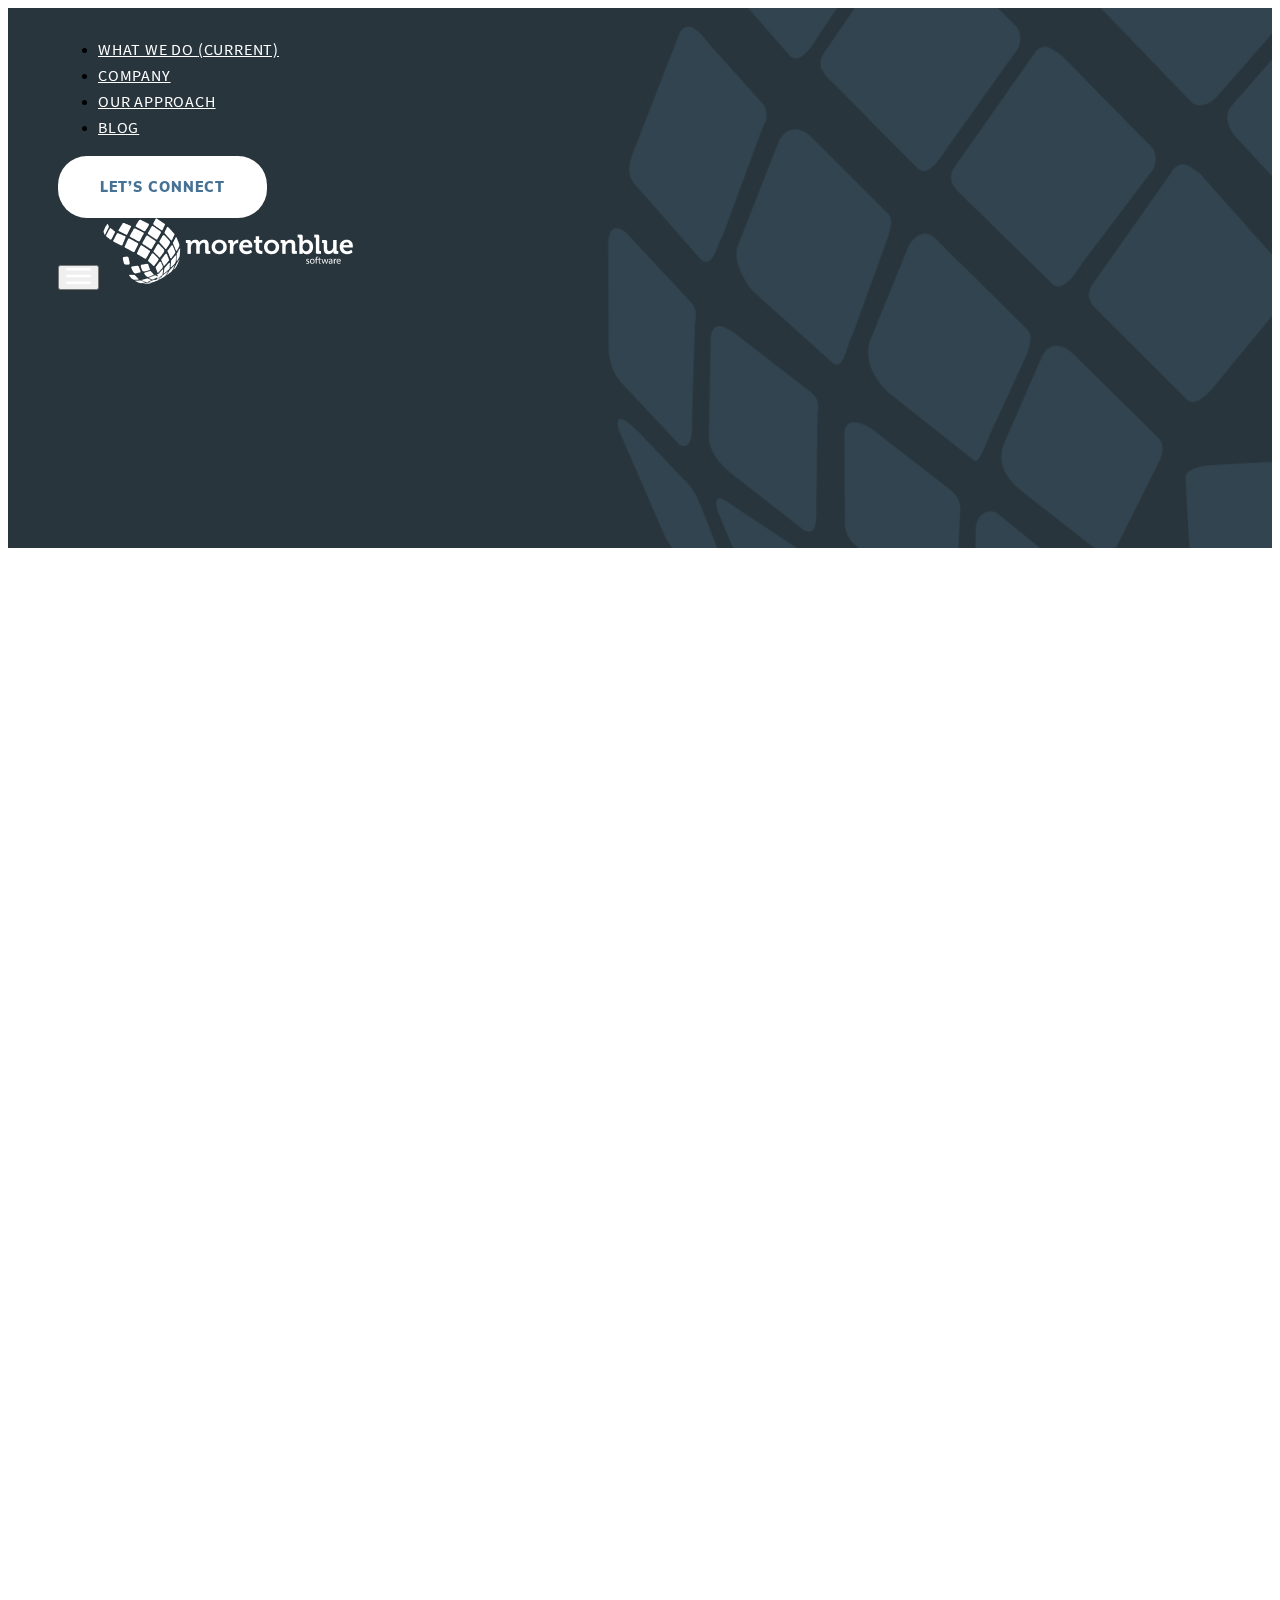
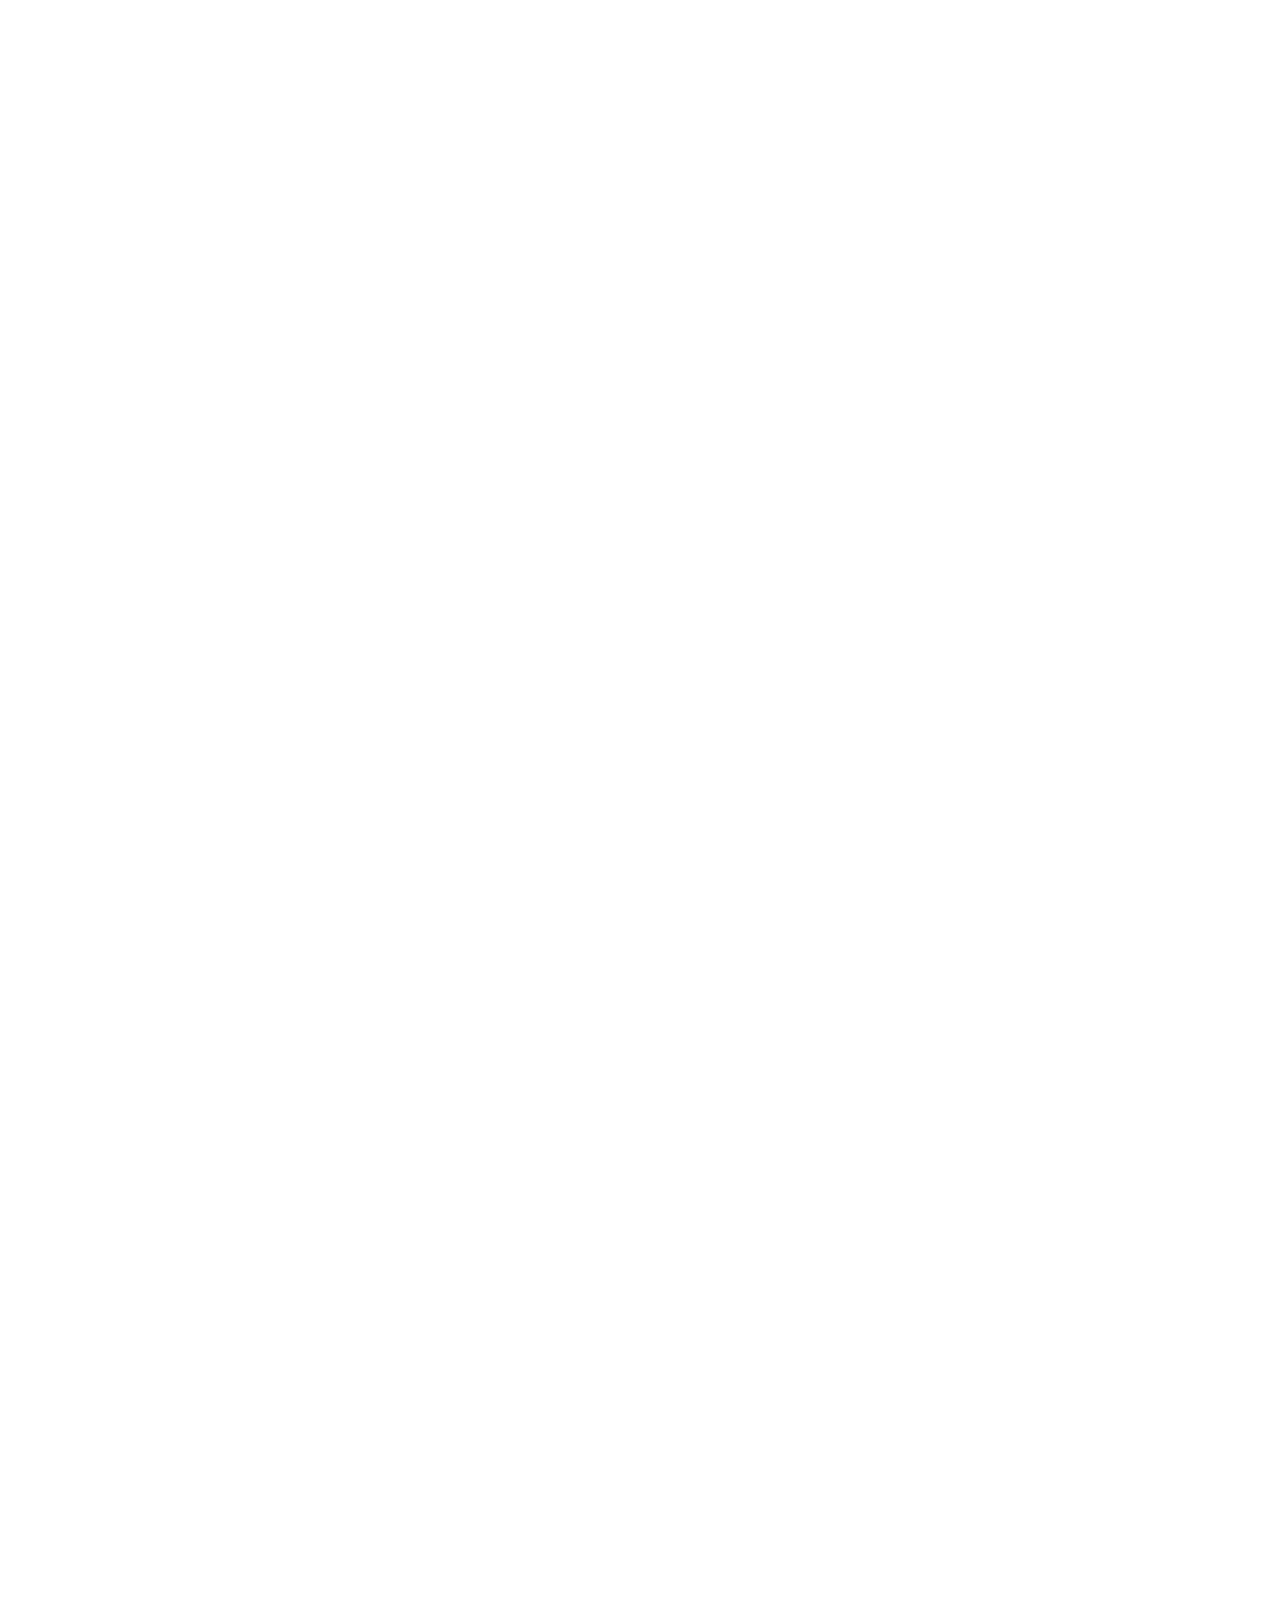
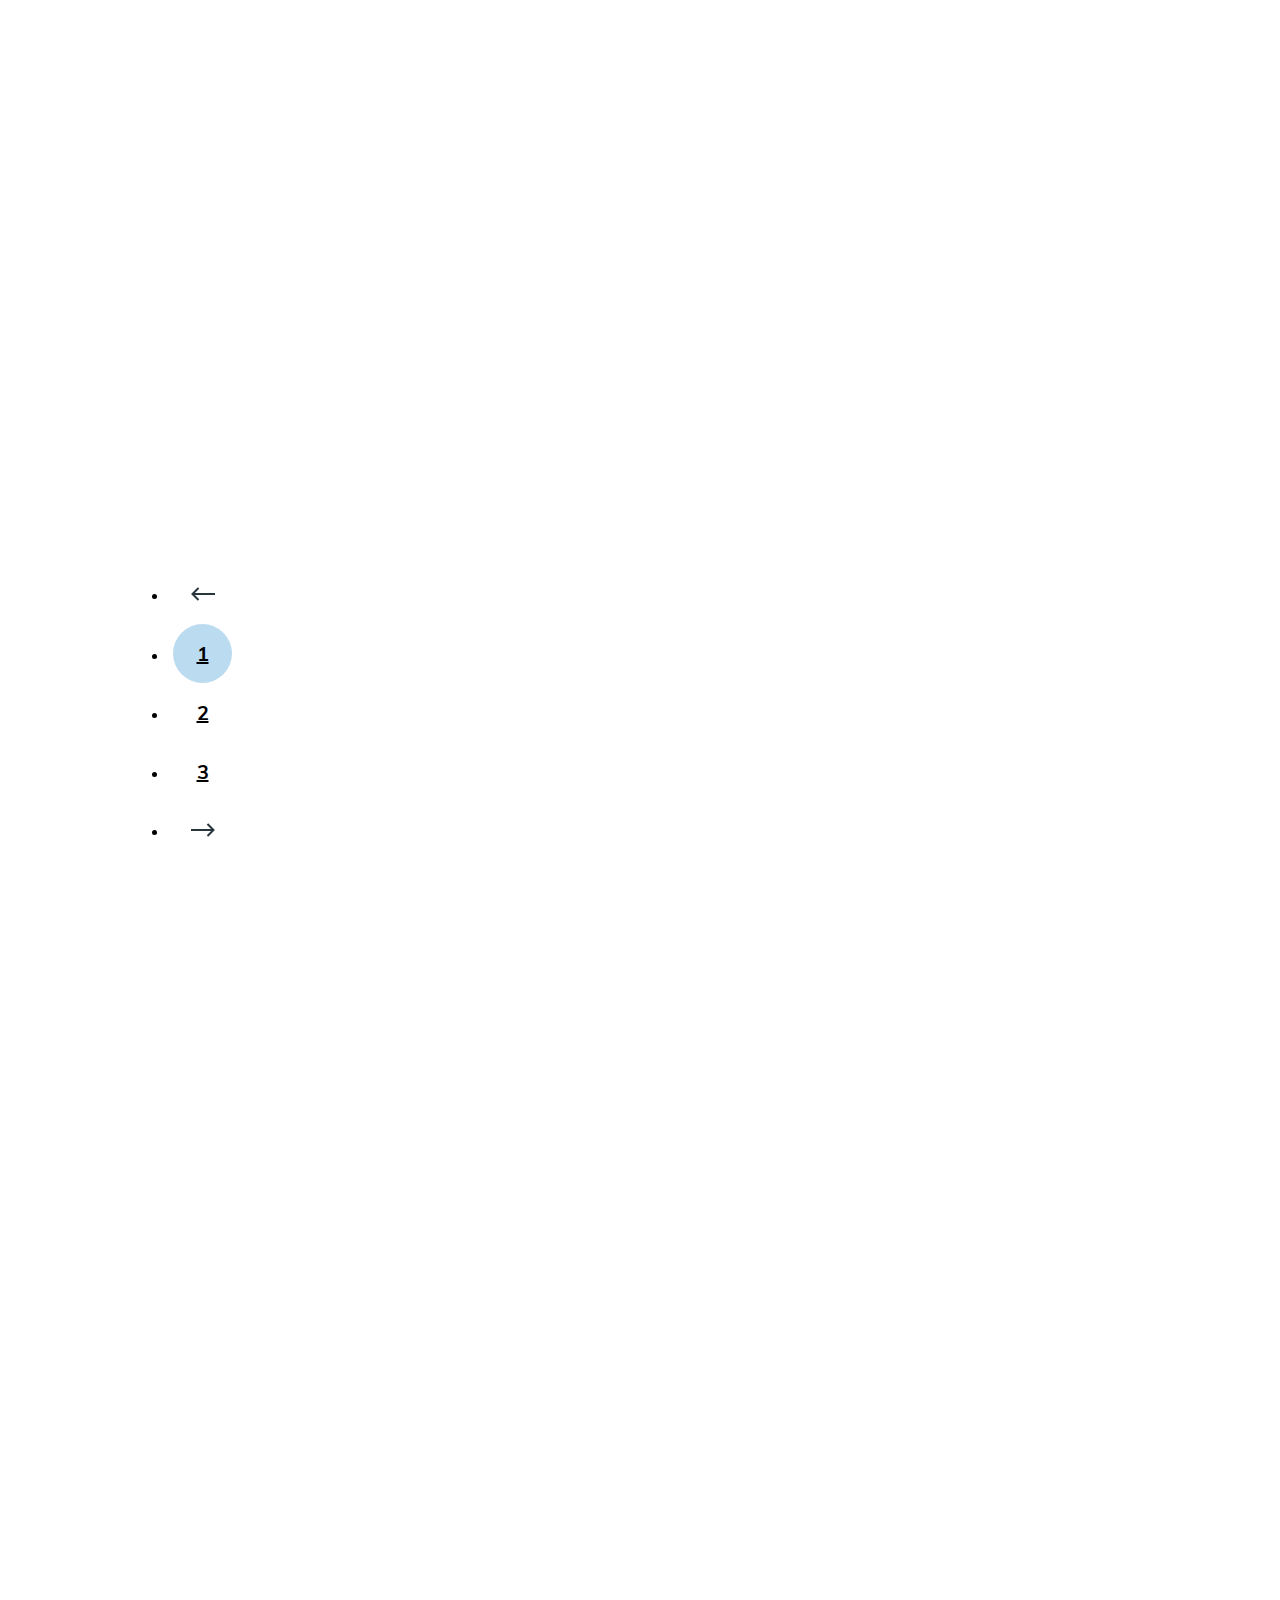
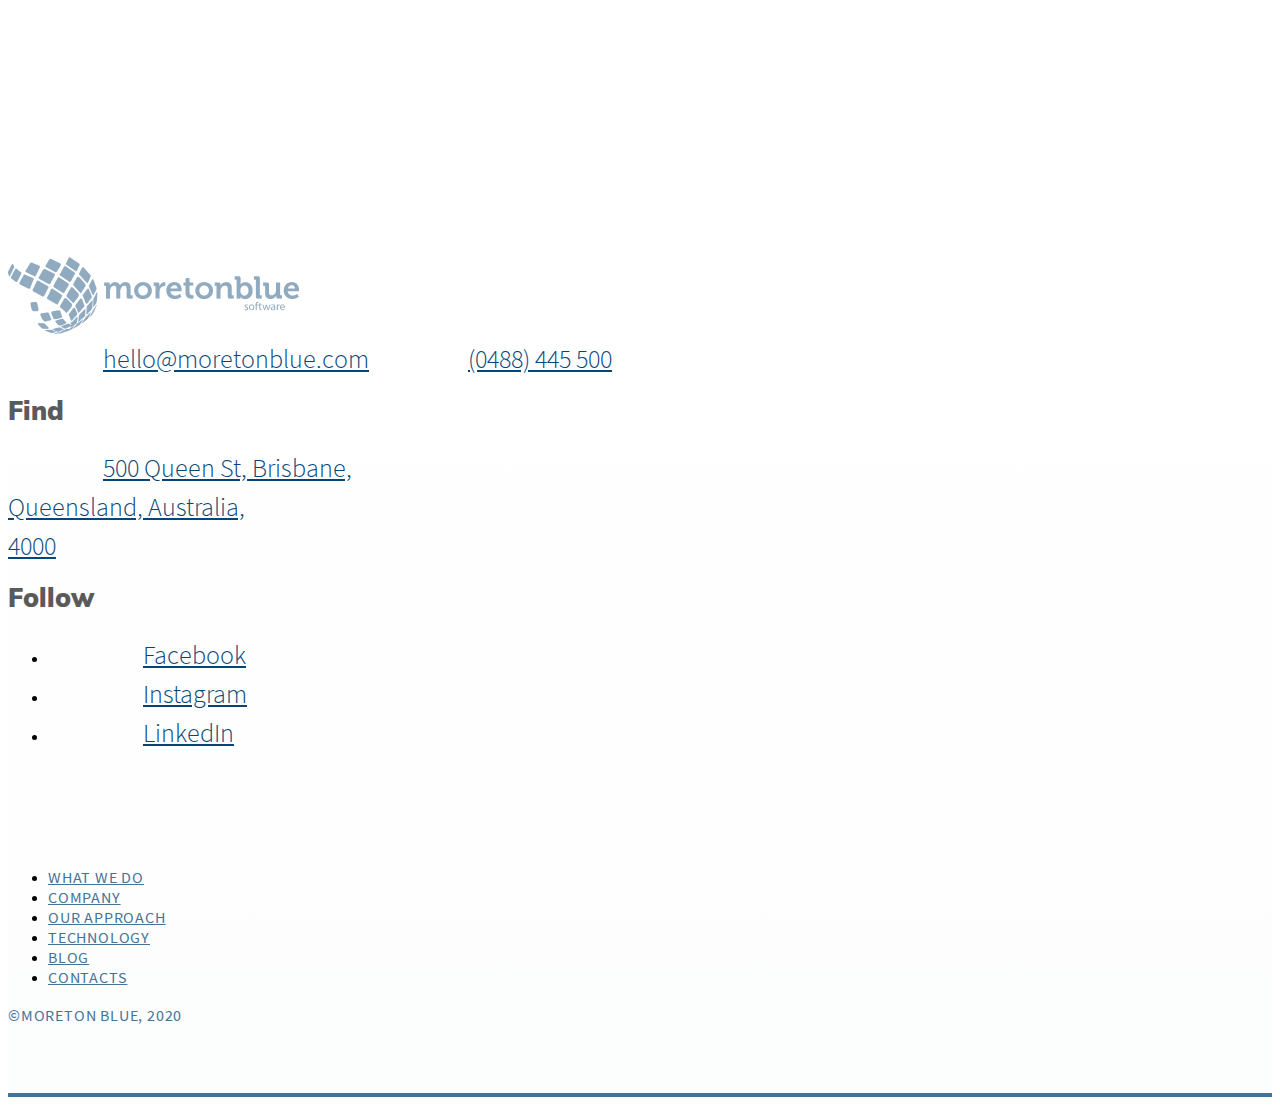
<file: blog.html>
<!doctype html>
<html lang="en">
<head>
    <meta charset="utf-8">
    <meta name="viewport" content="width=device-width, initial-scale=1, shrink-to-fit=no">
    <link rel="stylesheet" href="https://stackpath.bootstrapcdn.com/bootstrap/4.5.0/css/bootstrap.min.css"
          integrity="sha384-9aIt2nRpC12Uk9gS9baDl411NQApFmC26EwAOH8WgZl5MYYxFfc+NcPb1dKGj7Sk" crossorigin="anonymous">
    <link rel="stylesheet" href="fonts/muli/stylesheet.css">
    <link rel="stylesheet" href="fonts/source-sans-pro/stylesheet.css">
    <link href="https://unpkg.com/aos@2.3.1/dist/aos.css" rel="stylesheet">
    <link rel="stylesheet" href="assets/css/owlCarousel/owl.carousel.min.css">
    <link rel="stylesheet" href="assets/css/owlCarousel/owl.theme.default.min.css">
    <link rel="stylesheet" href="assets/css/blog.css">
    <title>Moretonblue | Blog</title>
</head>
<body>
<div class="overflow-hidden">
    <header>
        <nav class="navbar navbar-expand-md navbar-light justify-content-between flex-row-reverse">
            <div class="collapse navbar-collapse justify-content-md-between" id="navbarSupportedContent">
                <ul class="navbar-nav justify-content-md-around">
                    <li class="nav-item">
                        <a class="nav-link" href="./what-we-do.html">What we do <span
                                class="sr-only">(current)</span></a>
                    </li>
                    <li class="nav-item">
                        <a class="nav-link" href="./company.html">Company</a>
                    </li>
                    <li class="nav-item">
                        <a class="nav-link" href="./approach.html">Our Approach</a>
                    </li>
                    <li class="nav-item">
                        <a class="nav-link" href="./blog.html">Blog</a>
                    </li>
                </ul>
                <div>
                    <button class="btn btn-connect" type="button" onclick="location.href='./connect.html'">
                        Let’s Connect
                    </button>
                </div>
            </div>

            <button class="navbar-toggler border-0" type="button" data-toggle="collapse"
                    data-target="#navbarSupportedContent"
                    aria-controls="navbarSupportedContent" aria-expanded="false" aria-label="Toggle navigation">
            <span class="icon-burger">
                 <svg width="25" height="16" viewBox="0 0 25 16" fill="none" xmlns="http://www.w3.org/2000/svg">
                     <path fill-rule="evenodd" clip-rule="evenodd"
                           d="M0 1.26316C0 0.565535 0.565535 0 1.26316 0H23.7368C24.4345 0 25 0.565535 25 1.26316C25 1.96078 24.4345 2.52632 23.7368 2.52632H1.26316C0.565534 2.52632 0 1.96078 0 1.26316ZM0 14.7368C0 14.0392 0.565535 13.4737 1.26316 13.4737H23.7368C24.4345 13.4737 25 14.0392 25 14.7368C25 15.4345 24.4345 16 23.7368 16H1.26316C0.565534 16 0 15.4345 0 14.7368ZM1.26316 6.73685C0.565535 6.73685 0 7.30238 0 8C0 8.69763 0.565534 9.26316 1.26316 9.26316H23.7368C24.4345 9.26316 25 8.69763 25 8C25 7.30238 24.4345 6.73685 23.7368 6.73685H1.26316Z"
                           fill="white"/>
                  </svg>
            </span>
                <span class="icon-burger-after-scroll">
                <svg width="25" height="16" viewBox="0 0 25 16" fill="none" xmlns="http://www.w3.org/2000/svg">
                     <path fill-rule="evenodd" clip-rule="evenodd"
                           d="M0 1.26316C0 0.565535 0.565535 0 1.26316 0H23.7368C24.4345 0 25 0.565535 25 1.26316C25 1.96078 24.4345 2.52632 23.7368 2.52632H1.26316C0.565534 2.52632 0 1.96078 0 1.26316ZM0 14.7368C0 14.0392 0.565535 13.4737 1.26316 13.4737H23.7368C24.4345 13.4737 25 14.0392 25 14.7368C25 15.4345 24.4345 16 23.7368 16H1.26316C0.565534 16 0 15.4345 0 14.7368ZM1.26316 6.73685C0.565535 6.73685 0 7.30238 0 8C0 8.69763 0.565534 9.26316 1.26316 9.26316H23.7368C24.4345 9.26316 25 8.69763 25 8C25 7.30238 24.4345 6.73685 23.7368 6.73685H1.26316Z"
                           fill="black"/>
                </svg>
            </span>
                <span class="icon-close">
                <svg width="19" height="19" viewBox="0 0 19 19" fill="none" xmlns="http://www.w3.org/2000/svg">
                    <path fill-rule="evenodd" clip-rule="evenodd"
                          d="M2.38921 0.36997C1.89591 -0.123324 1.09613 -0.123323 0.602833 0.36997C0.10954 0.863264 0.109539 1.66305 0.602832 2.15634L7.53888 9.0924L0.36997 16.2613C-0.123324 16.7546 -0.123323 17.5544 0.36997 18.0477C0.863264 18.541 1.66305 18.541 2.15634 18.0477L9.32526 10.8788L16.4941 18.0476C16.9874 18.5409 17.7872 18.5409 18.2805 18.0476C18.7738 17.5543 18.7738 16.7546 18.2805 16.2613L11.1116 9.0924L18.0476 2.15639C18.5409 1.6631 18.5409 0.863311 18.0476 0.370017C17.5543 -0.123276 16.7546 -0.123277 16.2613 0.370016L9.32526 7.30602L2.38921 0.36997Z"
                          fill="#5A5A5A"/>
                </svg>
            </span>
            </button>

            <button class="btn btn-connect-outline" type="button" onclick="location.href='./connect.html'">
                Let’s Connect
            </button>

            <a class="navbar-brand" href="./index.html">
                <img src="assets/images/logo.png" alt="logo" class="nav-logo img-fluid">
            </a>
            <a class="navbar-brand" href="./index.html">
                <img src="assets/images/logo-after-scroll.png" alt="logo" class="nav-logo img-fluid">
            </a>
            <a class="navbar-brand d-md-none" href="./index.html">
                <img src="assets/images/logo-mobile-after-scroll.png" alt="logo" class="nav-logo img-fluid">
            </a>
        </nav>
    </header>
    <div class="banner">
        <div class="container-fluid">
            <div class="row">
                <div class="col-12 col-md-6 col-lg-7">
                    <h2 class="banner-title" data-aos="fade-down" data-aos-duration="1400">Get inspired</h2>
                    <p class="banner-subtitle mx-0 ml-xl-4" data-aos="fade-down" data-aos-duration="1300">
                        News & Articles
                    </p>
                </div>
            </div>
        </div>
    </div>
    <div class="blog-articles">
        <div class="container-fluid">
            <div class="row">
                <div class="col-12 col-md-6 col-lg-4" data-aos="fade-up" data-aos-duration="400" data-aos-easing="easeOutCubic">
                    <div class="card border-0">
                        <img src="assets/images/blog/photo.png" alt="article image" class="card-img-top">
                        <div class="card-body">
                            <h5><a href="#" class="card-title text-decoration-none">Why choose a theme that looks good
                                with WooCommerce</a></h5>
                            <div class="d-flex">
                                <p class="card-text">11.04.2020</p>
                                <p class="card-text">Cameron Williamson</p>
                            </div>
                            <a href="#" class="card-link text-uppercase">Read more</a>
                        </div>
                    </div>
                </div>
                <div class="col-12 col-md-6 col-lg-4" data-aos="fade-up" data-aos-duration="400" data-aos-easing="easeOutCubic">
                    <div class="card border-0">
                        <img src="assets/images/blog/photo-1.png" alt="article image" class="card-img-top">
                        <div class="card-body">
                            <h5><a href="#" class="card-title text-decoration-none">Helping a local business reinvent
                                itself</a></h5>
                            <div class="d-flex">
                                <p class="card-text">11.04.2020</p>
                                <p class="card-text">Cameron Williamson</p>
                            </div>
                            <a href="#" class="card-link text-uppercase">Read more</a>
                        </div>
                    </div>
                </div>
                <div class="col-12 col-md-6 col-lg-4" data-aos="fade-up" data-aos-duration="400" data-aos-easing="easeOutCubic">
                    <div class="card border-0">
                        <img src="assets/images/blog/photo-2.png" alt="article image" class="card-img-top">
                        <div class="card-body">
                            <h5><a href="#" class="card-title text-decoration-none">How to design your site footer like
                                we did</a></h5>
                            <div class="d-flex">
                                <p class="card-text">11.04.2020</p>
                                <p class="card-text">Cameron Williamson</p>
                            </div>
                            <a href="#" class="card-link text-uppercase">Read more</a>
                        </div>
                    </div>
                </div>
                <div class="col-12 col-md-6 col-lg-4" data-aos="fade-up" data-aos-duration="400" data-aos-easing="easeOutCubic">
                    <div class="card border-0">
                        <img src="assets/images/blog/photo-3.png" alt="article image" class="card-img-top">
                        <div class="card-body">
                            <h5><a href="#" class="card-title text-decoration-none">How does writing influence your
                                personal brand?</a></h5>
                            <div class="d-flex">
                                <p class="card-text">11.04.2020</p>
                                <p class="card-text">Cameron Williamson</p>
                            </div>
                            <a href="#" class="card-link text-uppercase">Read more</a>
                        </div>
                    </div>
                </div>
                <div class="col-12 col-md-6 col-lg-4" data-aos="fade-up" data-aos-duration="400" data-aos-easing="easeOutCubic">
                    <div class="card border-0">
                        <img src="assets/images/blog/photo-4.png" alt="article image" class="card-img-top">
                        <div class="card-body">
                            <h5><a href="#" class="card-title text-decoration-none">Start a blog to reach your creative
                                peak</a></h5>
                            <div class="d-flex">
                                <p class="card-text">11.04.2020</p>
                                <p class="card-text">Cameron Williamson</p>
                            </div>
                            <a href="#" class="card-link text-uppercase">Read more</a>
                        </div>
                    </div>
                </div>
            </div>
        </div>
        <nav aria-label="Page navigation">
            <ul class="pagination justify-content-center">
                <li class="page-item disabled">
                    <a class="page-link" href="#" tabindex="-1" aria-disabled="true">
                        <svg width="24" height="14" viewBox="0 0 24 14" fill="none" xmlns="http://www.w3.org/2000/svg">
                            <path d="M6.8125 0.28125L8.21875 1.71875L3.9375 6H24V8H3.9375L8.21875 12.2812L6.8125 13.7188L0.09375 7L6.8125 0.28125Z"
                                  fill="#29353D"/>
                        </svg>
                    </a>
                </li>
                <li class="page-item"><a class="page-link current" href="#">1</a></li>
                <li class="page-item"><a class="page-link" href="#">2</a></li>
                <li class="page-item"><a class="page-link" href="#">3</a></li>
                <li class="page-item">
                    <a class="page-link" href="#">
                        <svg width="24" height="14" viewBox="0 0 24 14" fill="none" xmlns="http://www.w3.org/2000/svg">
                            <path d="M17.1875 0.28125L15.7812 1.71875L20.0625 6H0V8H20.0625L15.7812 12.2812L17.1875 13.7188L23.9062 7L17.1875 0.28125Z"
                                  fill="#29353D"/>
                        </svg>
                    </a>
                </li>
            </ul>
        </nav>
    </div>
    <div class="container px-0">
        <div class="drive position-relative" data-aos="fade-down" data-aos-duration="1500">
            <div class="row">
                <div class="col-12 px-0">
                    <h2 class="drive-title text-center text-white">Drive your business forward </h2>
                    <p class="main-text text-center text-white">
                        We offer full-stack web development capabilities. Our team has extensive experience in building
                        cloud applications on Amazon Web Services (AWS) .
                    </p>
                    <div class="text-center">
                        <button class="btn btn-connect">
                            Let’s Connect
                        </button>
                    </div>
                </div>
            </div>
        </div>
    </div>
    <footer>
        <div class="container">
            <div class="row">
                <div class="col-12 col-md-5 mb-5 mb-md-0">
                    <a href="./index.html" class="footer-logo d-block">
                        <img src="assets/images/logo-footer.png" alt="logo" class="img-fluid">
                    </a>
                    <div class="contact">
                        <a href="mailto:hello@moretonblue.com" class="contact-link d-block text-decoration-none"
                           target="_blank">hello@moretonblue.com</a>
                        <a href="tel:(0488)445500" class="contact-link d-block text-decoration-none" target="_blank">(0488)
                            445 500</a>
                    </div>
                </div>
                <div class="col-6 col-md-4">
                    <h3 class="subtitle">
                        Find
                    </h3>
                    <div class="contact">
                        <a href="https://goo.gl/maps/VaRfTarU2U1w9EAK9"
                           class="contact-link d-block text-decoration-none p-0" target="_blank">
                            500 Queen St, Brisbane,<br>
                            Queensland, Australia,<br>
                            4000
                        </a>
                    </div>
                </div>
                <div class="col-6 col-md-3">
                    <h3 class="subtitle">
                        Follow
                    </h3>
                    <ul class="list-unstyled contact">
                        <li class="footer-nav-item">
                            <a href="#" class="contact-link d-block text-decoration-none p-0" target="_blank">
                                Facebook
                            </a>
                        </li>
                        <li class="footer-nav-item">
                            <a href="#" class="contact-link d-block text-decoration-none p-0" target="_blank">
                                Instagram
                            </a>
                        </li>
                        <li class="footer-nav-item">
                            <a href="#" class="contact-link d-block text-decoration-none p-0" target="_blank">
                                LinkedIn
                            </a>
                        </li>
                    </ul>
                </div>
                <div class="footer-navbar col-12 d-flex flex-column flex-lg-row">
                    <ul class="nav flex-fill">
                        <li class="nav-item">
                            <a class="nav-link" href="./what-we-do.html">What we do</a>
                        </li>
                        <li class="nav-item">
                            <a class="nav-link" href="./company.html">Company</a>
                        </li>
                        <li class="nav-item">
                            <a class="nav-link" href="./approach.html">Our Approach</a>
                        </li>
                        <li class="nav-item">
                            <a class="nav-link" href="./index.html">Technology</a>
                        </li>
                        <li class="nav-item">
                            <a class="nav-link" href="./blog.html">Blog</a>
                        </li>
                        <li class="nav-item">
                            <a class="nav-link" href="./connect.html">Contacts</a>
                        </li>
                    </ul>
                    <p class="privacy mb-0">
                        ©MORETON BLUE, 2020
                    </p>
                </div>
            </div>
        </div>
    </footer>
</div>
<script src="https://code.jquery.com/jquery-3.5.1.slim.min.js"
        integrity="sha384-DfXdz2htPH0lsSSs5nCTpuj/zy4C+OGpamoFVy38MVBnE+IbbVYUew+OrCXaRkfj"
        crossorigin="anonymous"></script>
<script src="https://cdn.jsdelivr.net/npm/popper.js@1.16.0/dist/umd/popper.min.js"
        integrity="sha384-Q6E9RHvbIyZFJoft+2mJbHaEWldlvI9IOYy5n3zV9zzTtmI3UksdQRVvoxMfooAo"
        crossorigin="anonymous"></script>
<script src="https://stackpath.bootstrapcdn.com/bootstrap/4.5.0/js/bootstrap.min.js"
        integrity="sha384-OgVRvuATP1z7JjHLkuOU7Xw704+h835Lr+6QL9UvYjZE3Ipu6Tp75j7Bh/kR0JKI"
        crossorigin="anonymous"></script>
<script src="https://unpkg.com/aos@2.3.1/dist/aos.js"></script>
<script src="assets/js/owl.carousel.min.js"></script>
<script src="assets/js/carousel.js"></script>
<script src="assets/js/nav-scroll.js"></script>
<script src="assets/js/scroll.js"></script>
</body>
</html>
</file>
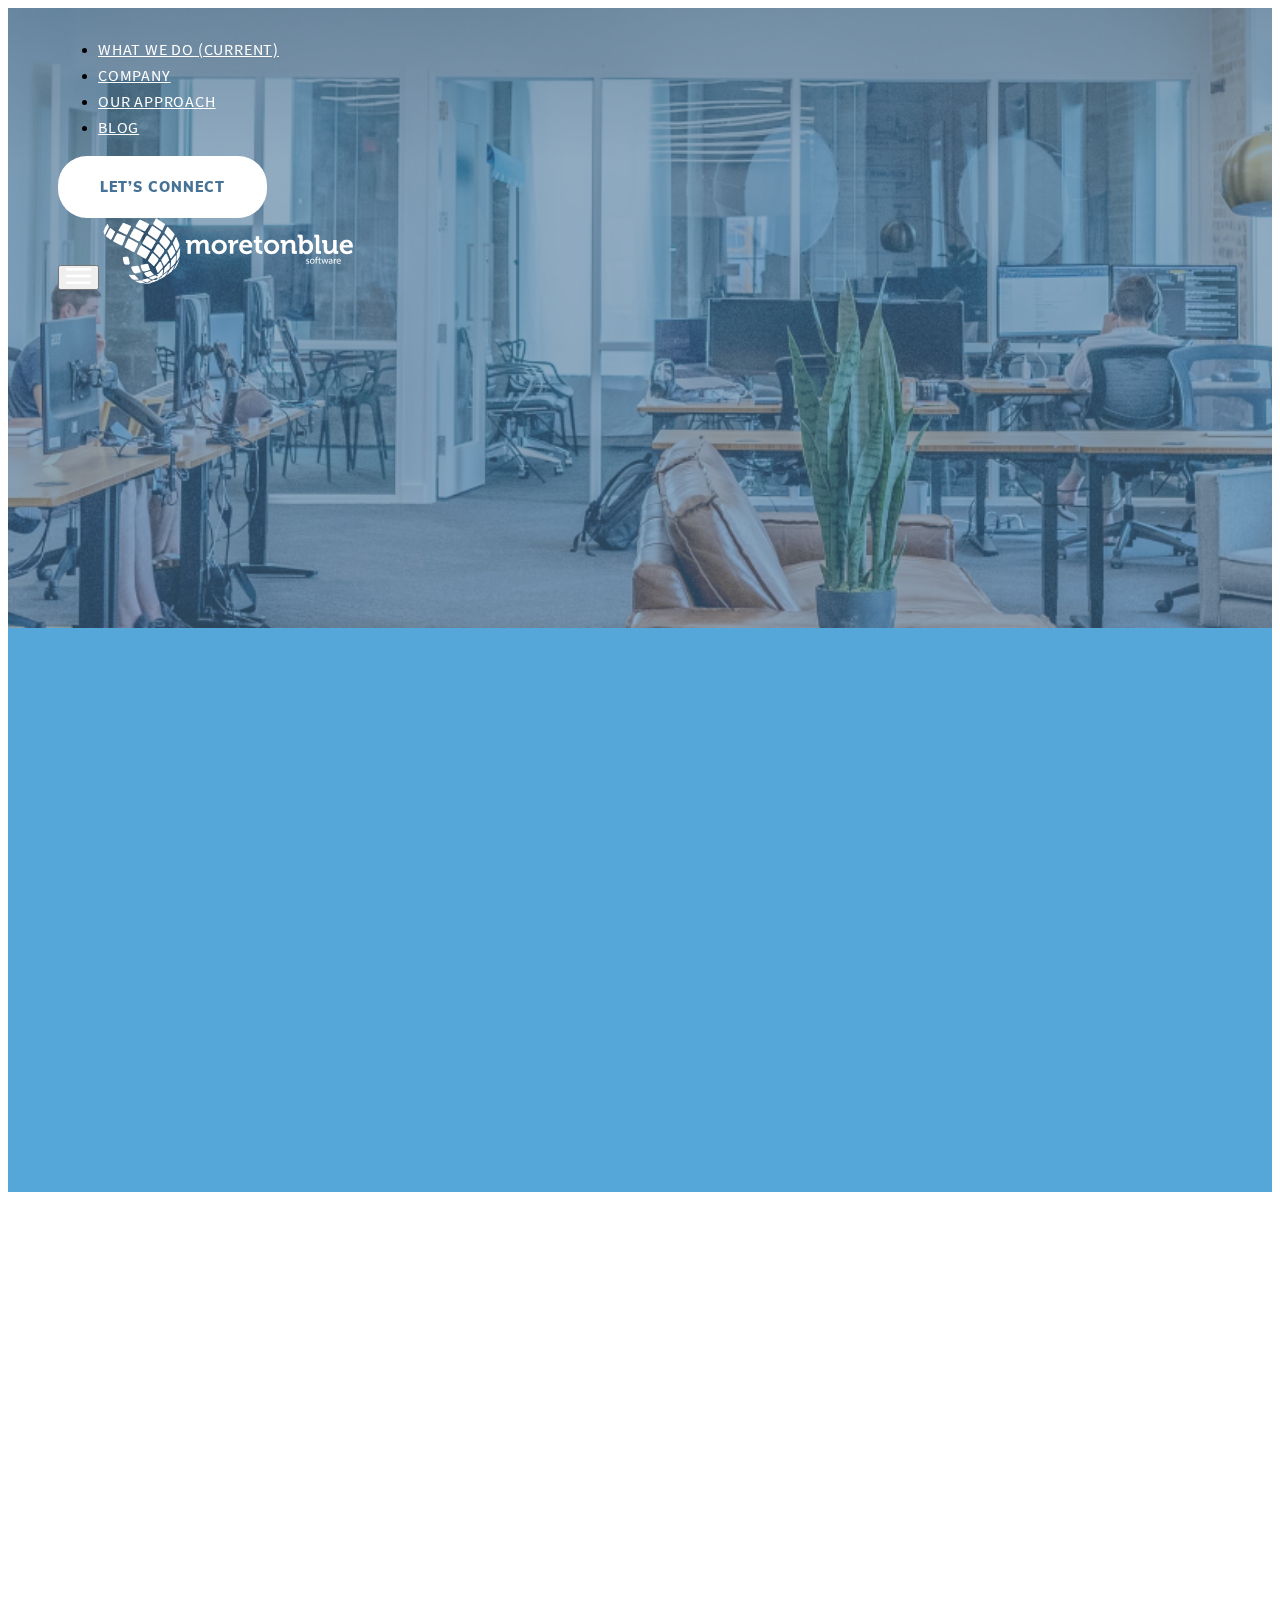
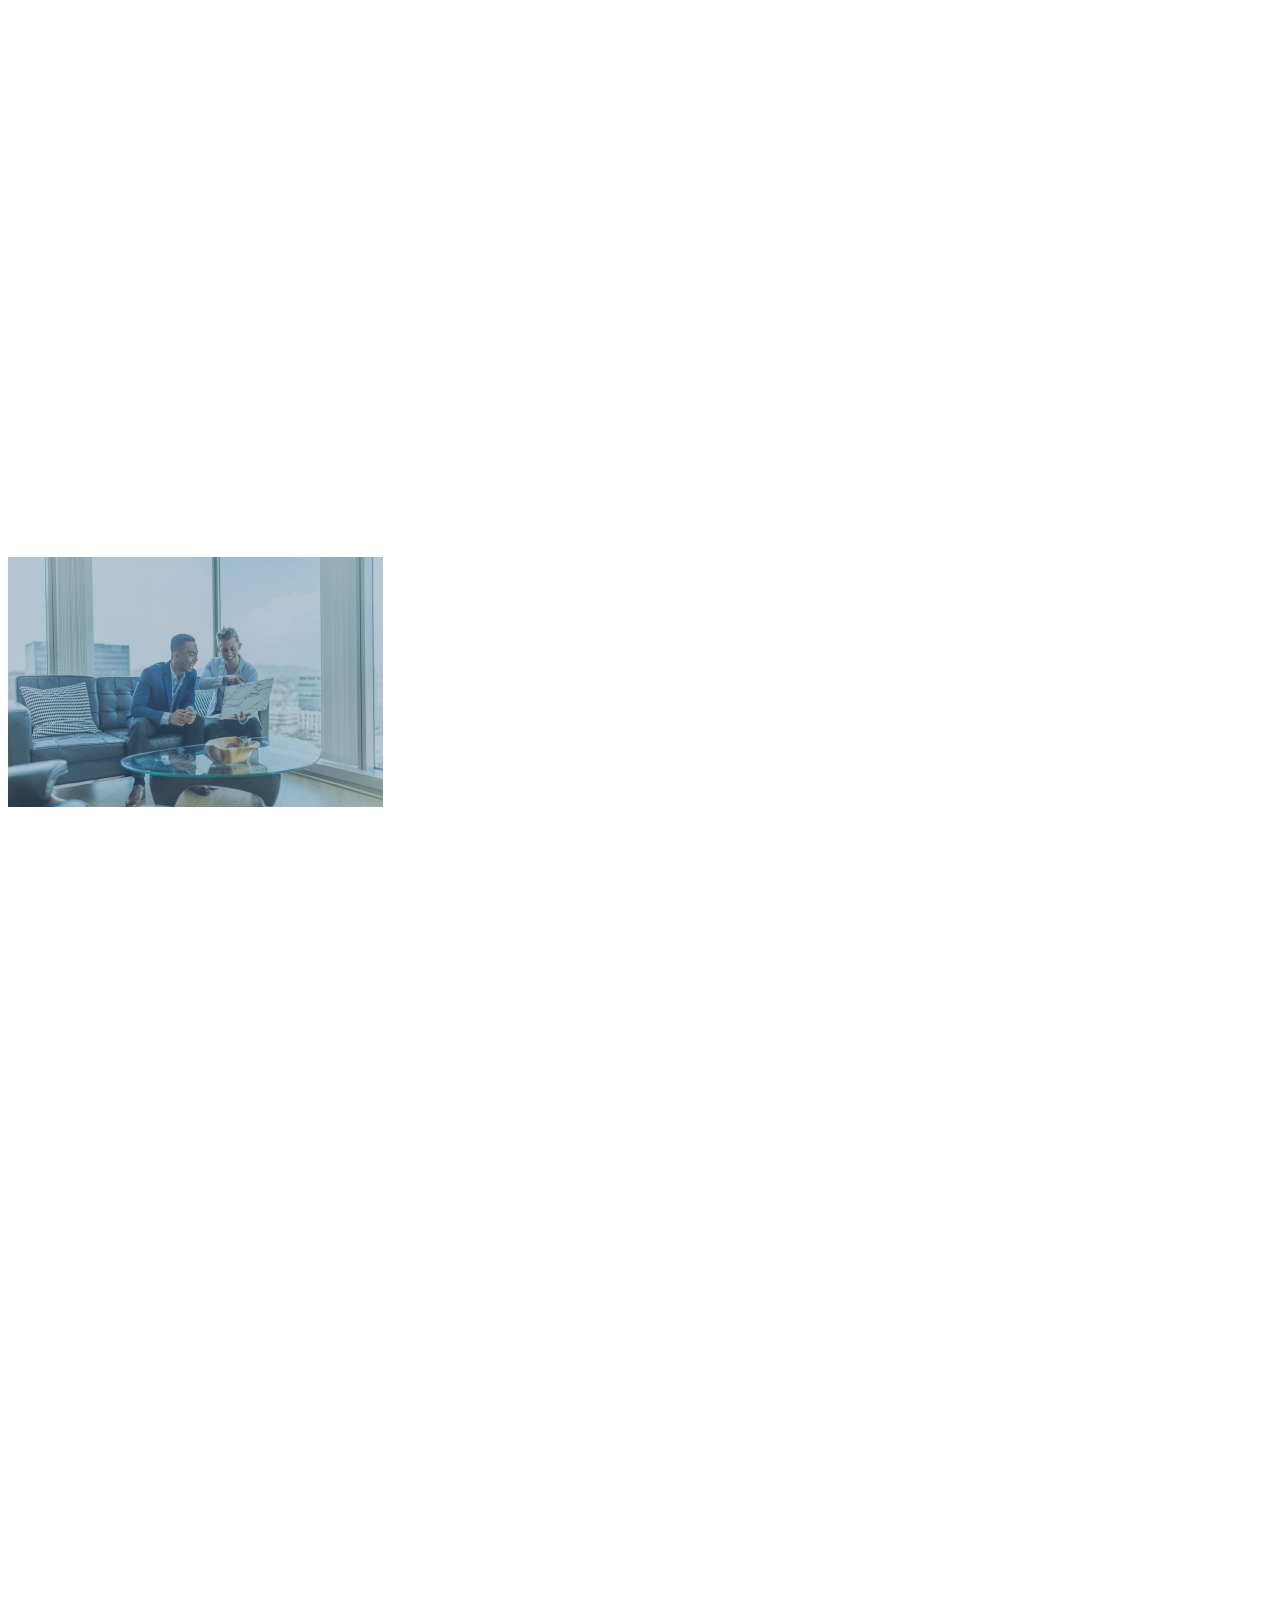
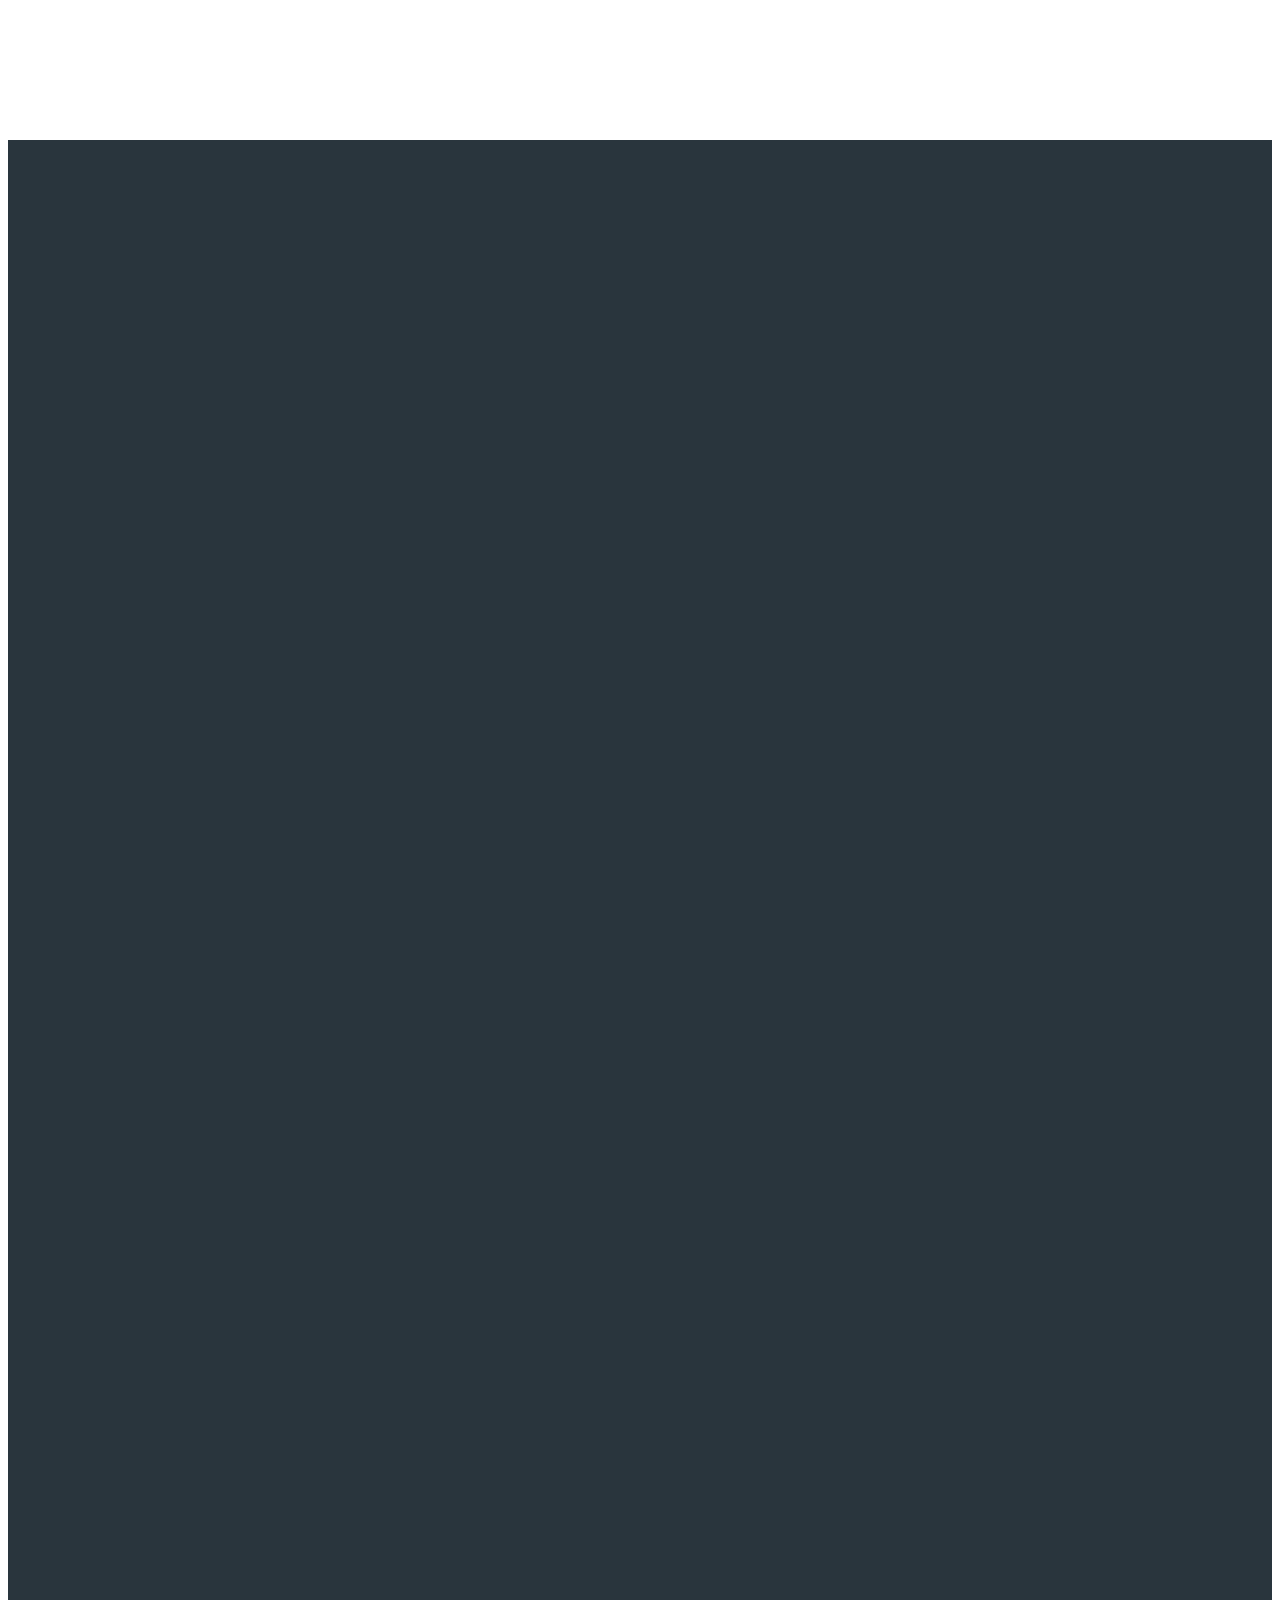
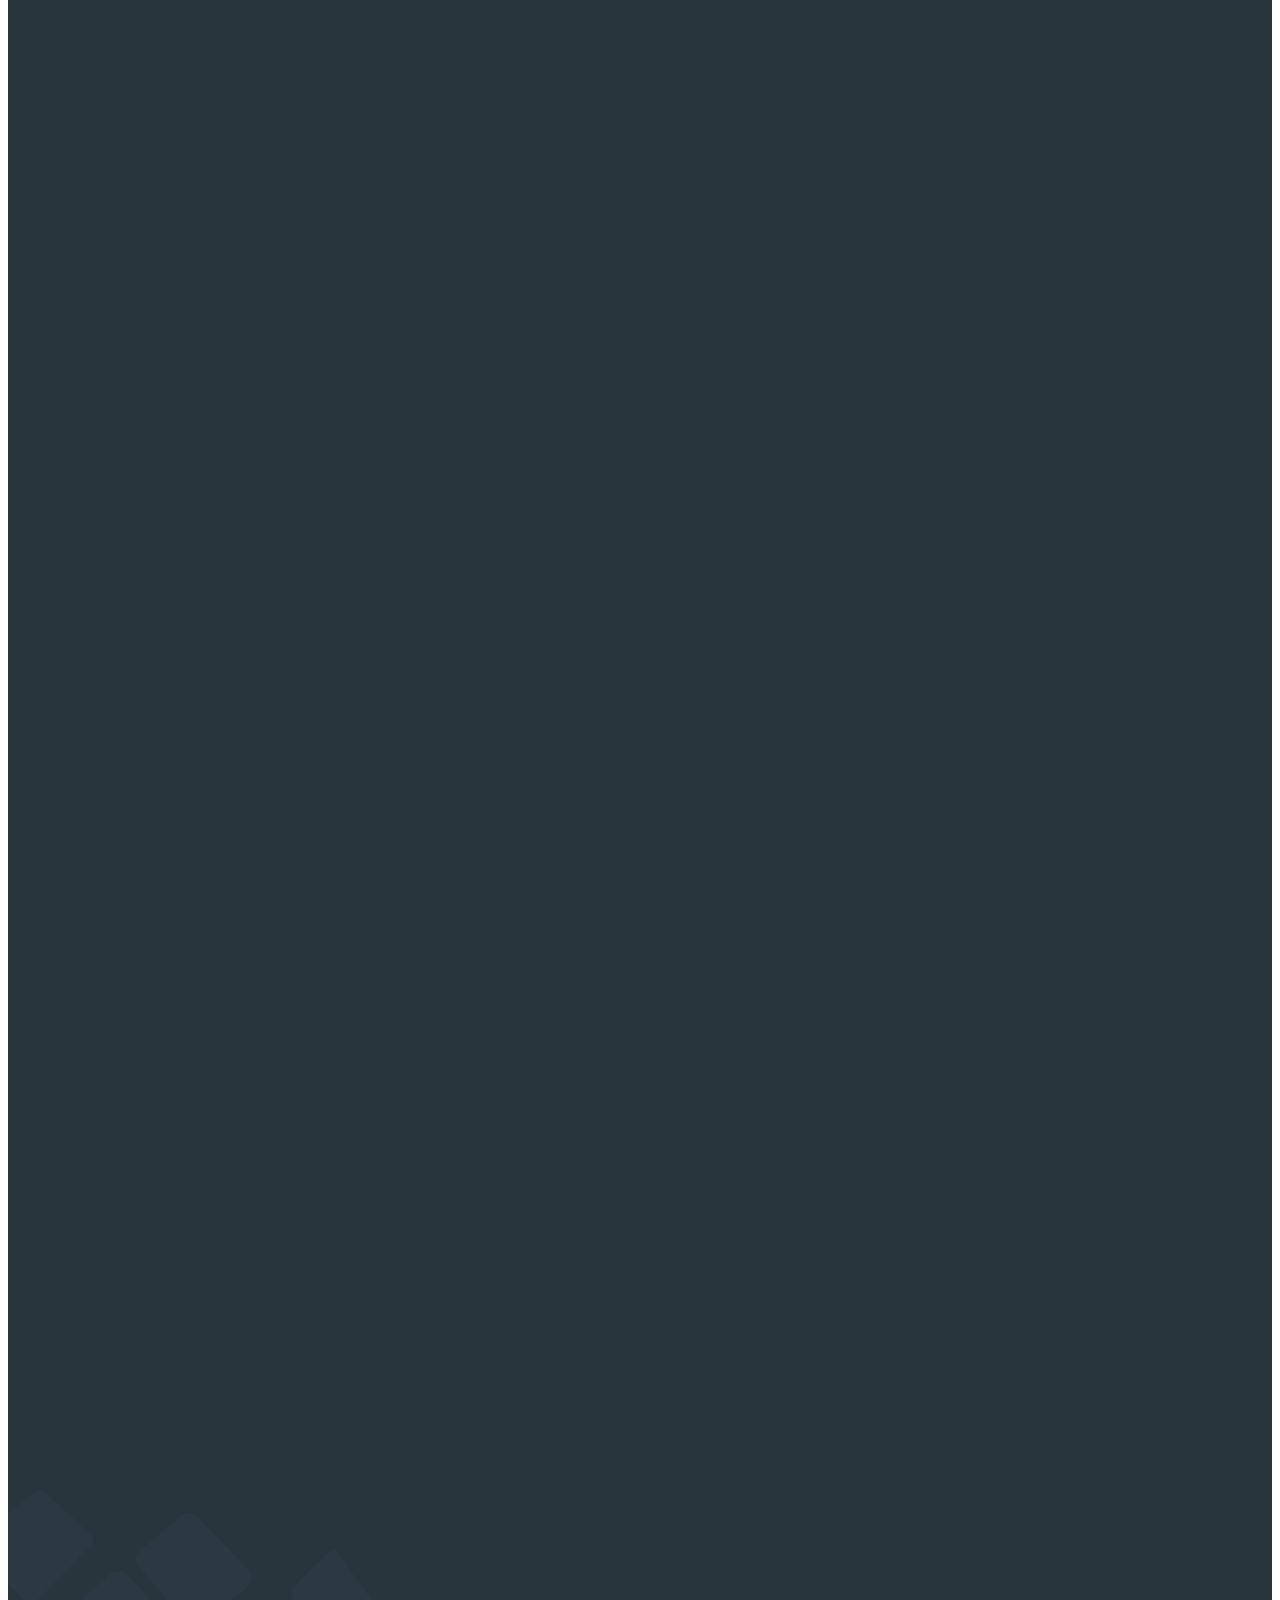
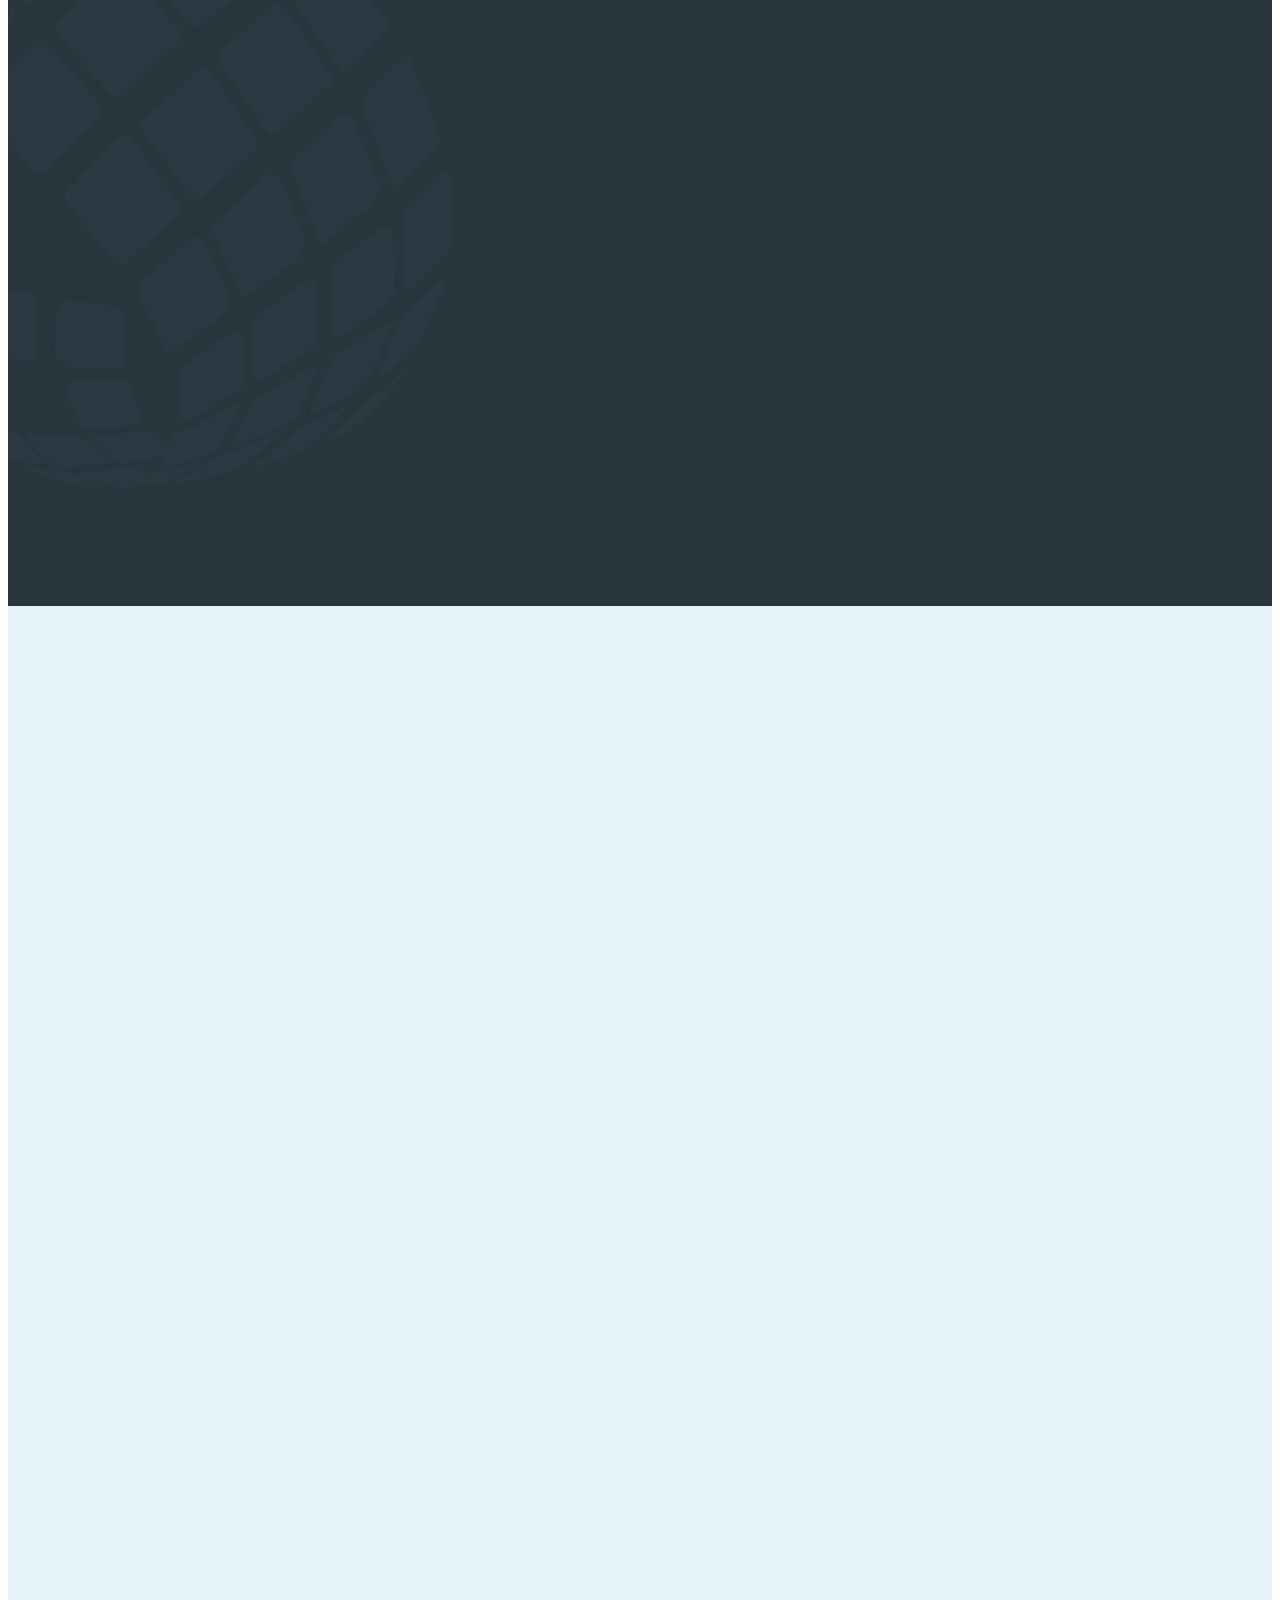
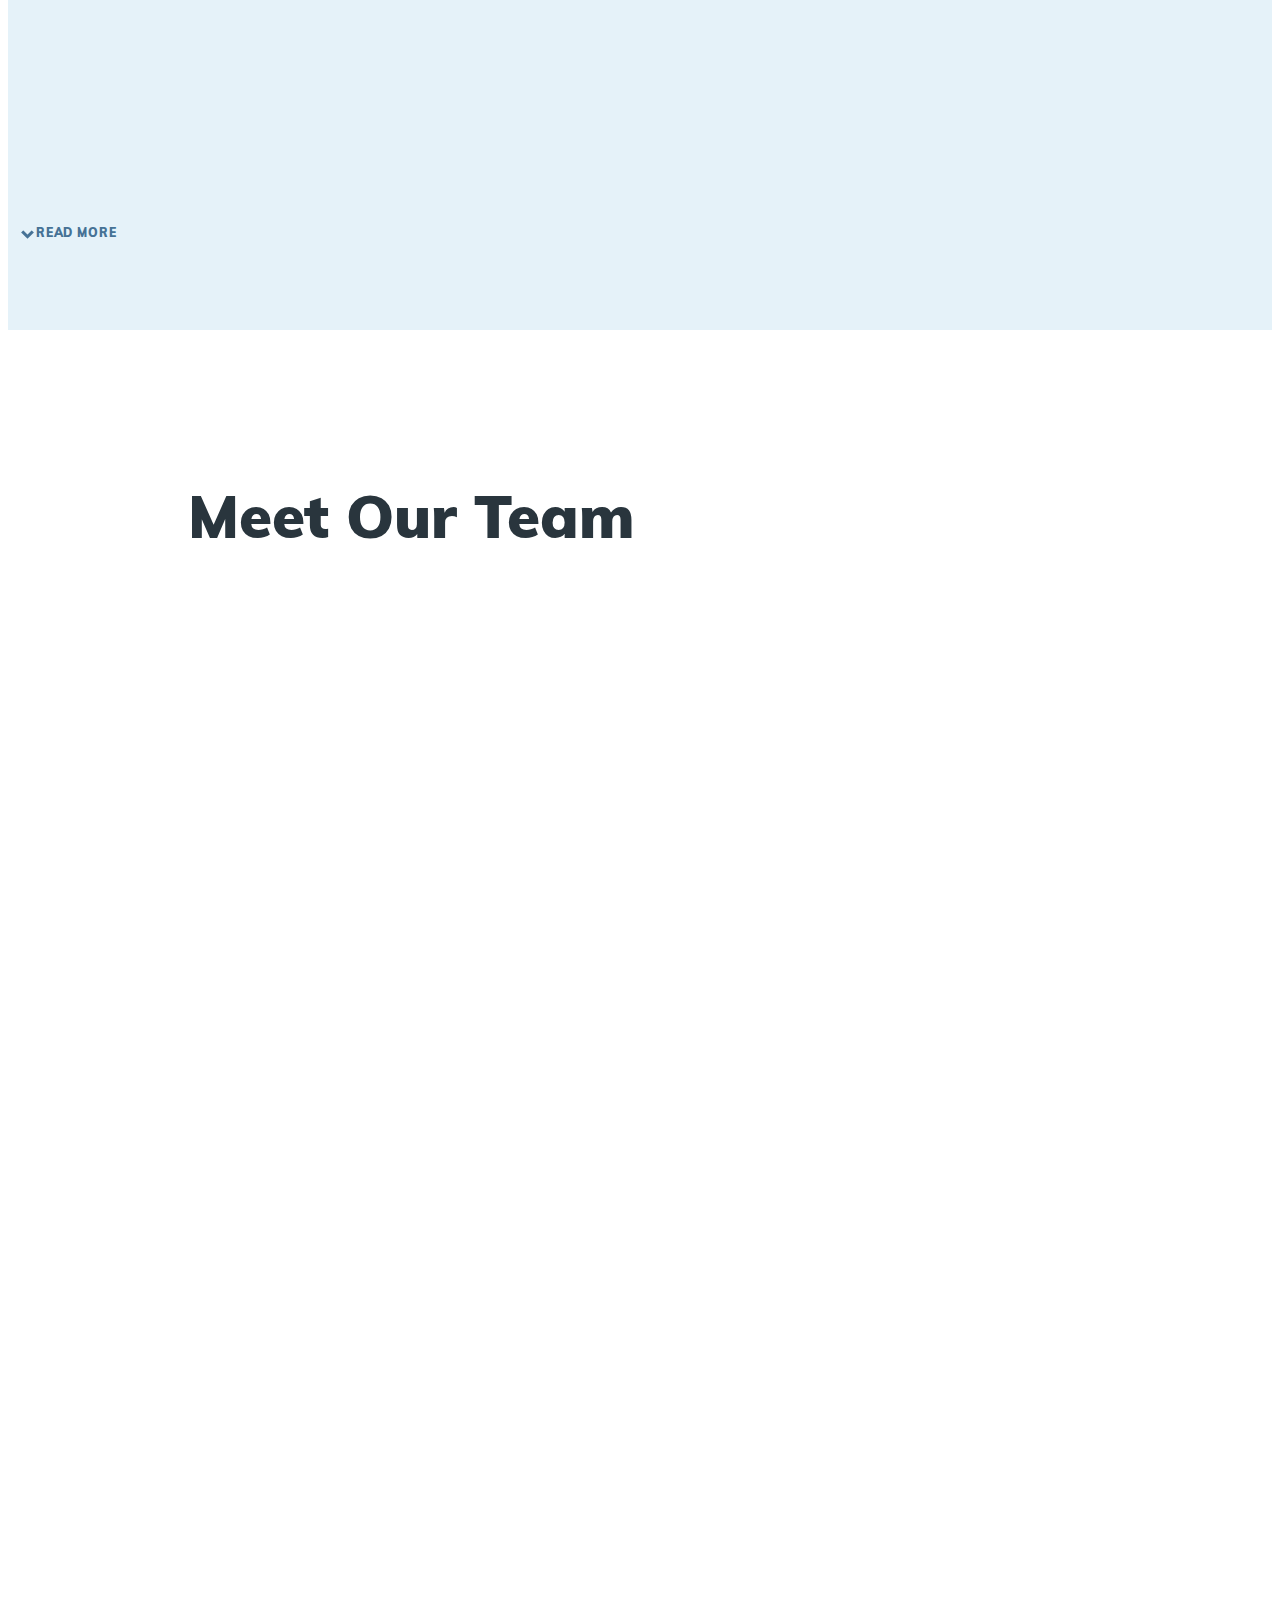
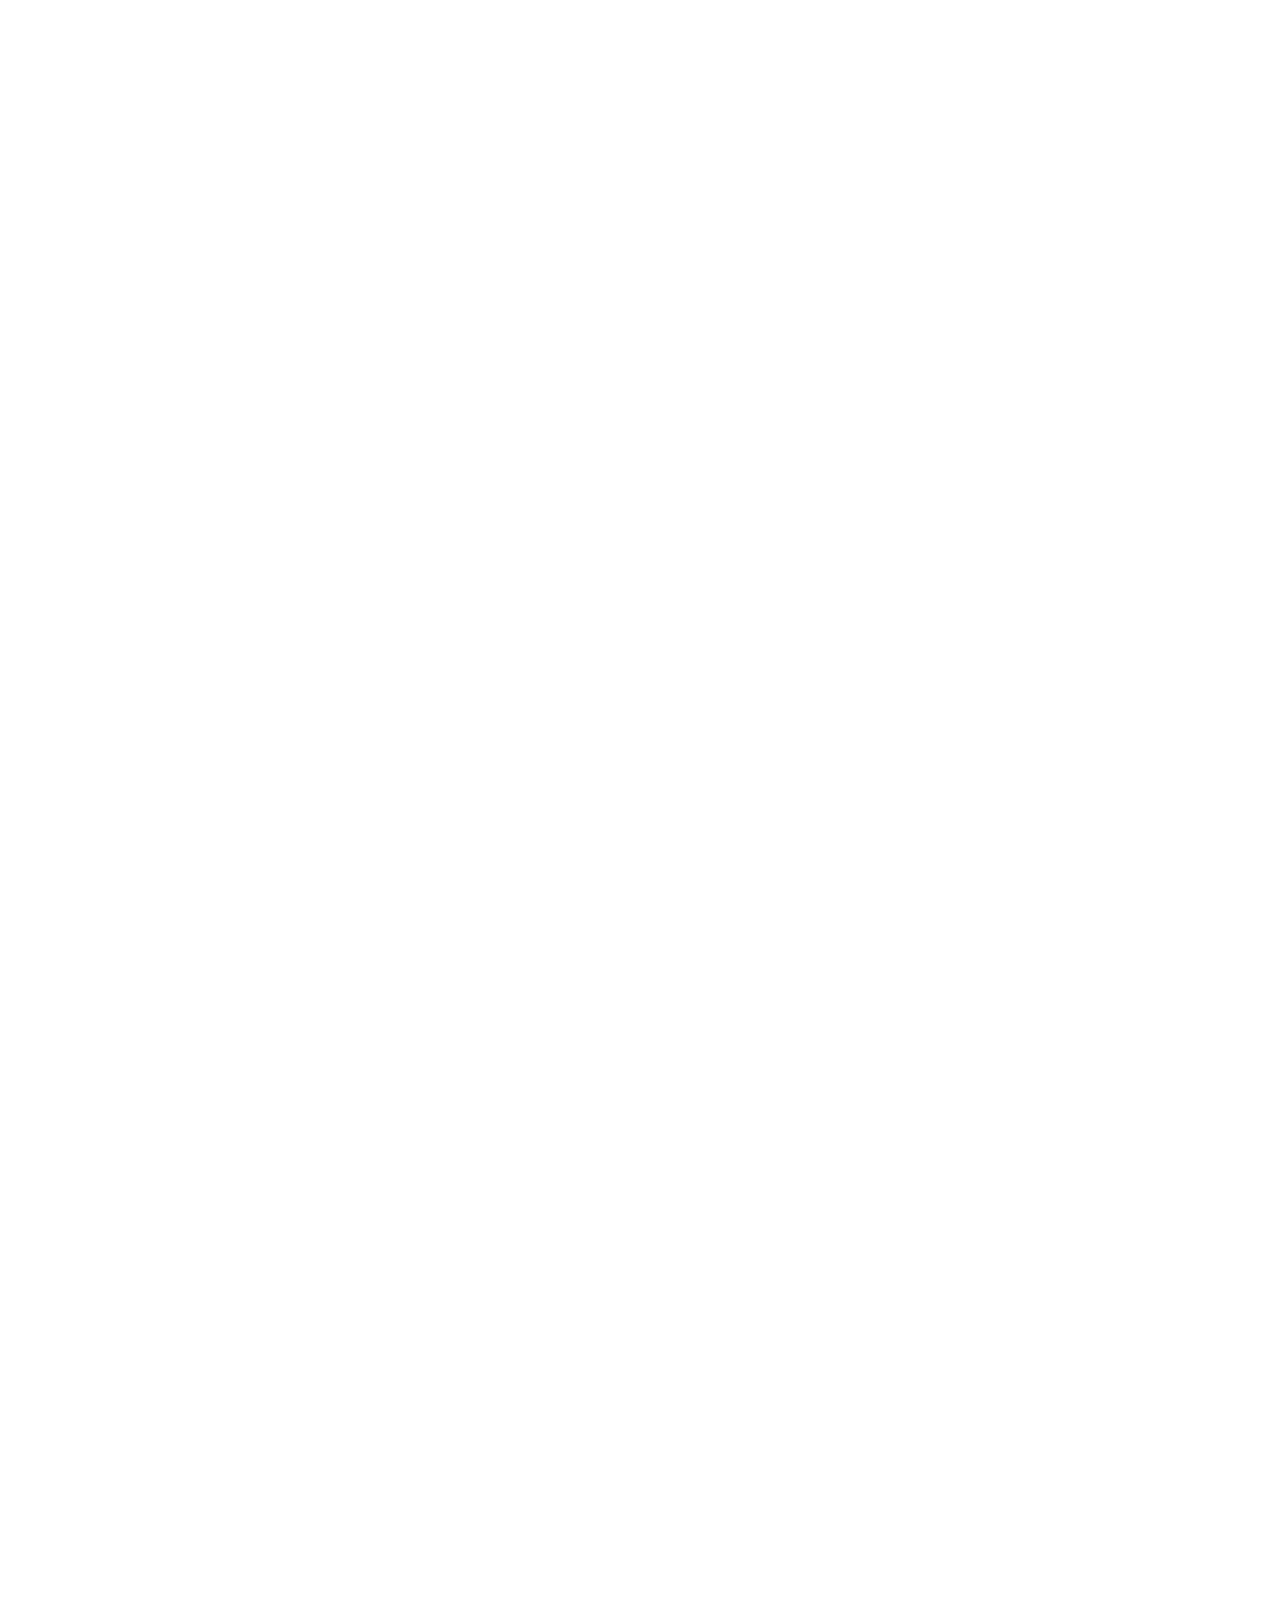
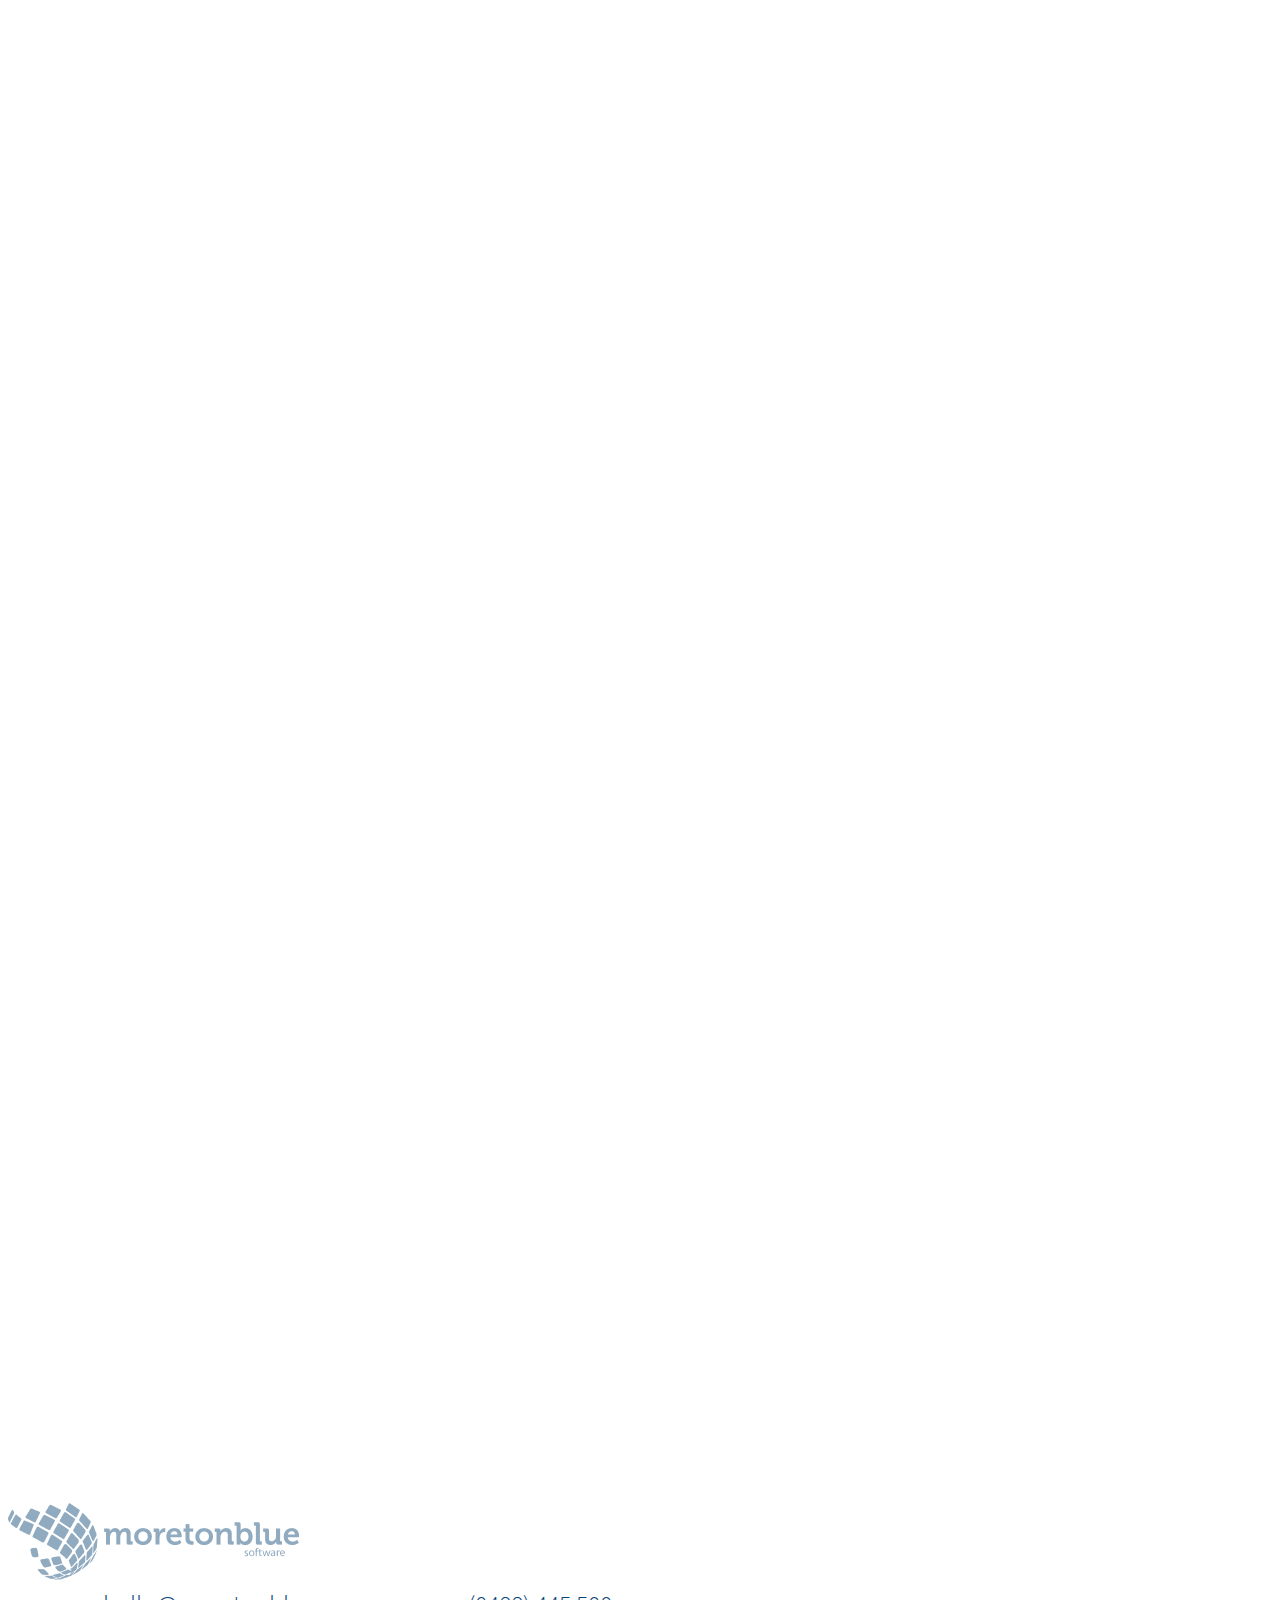
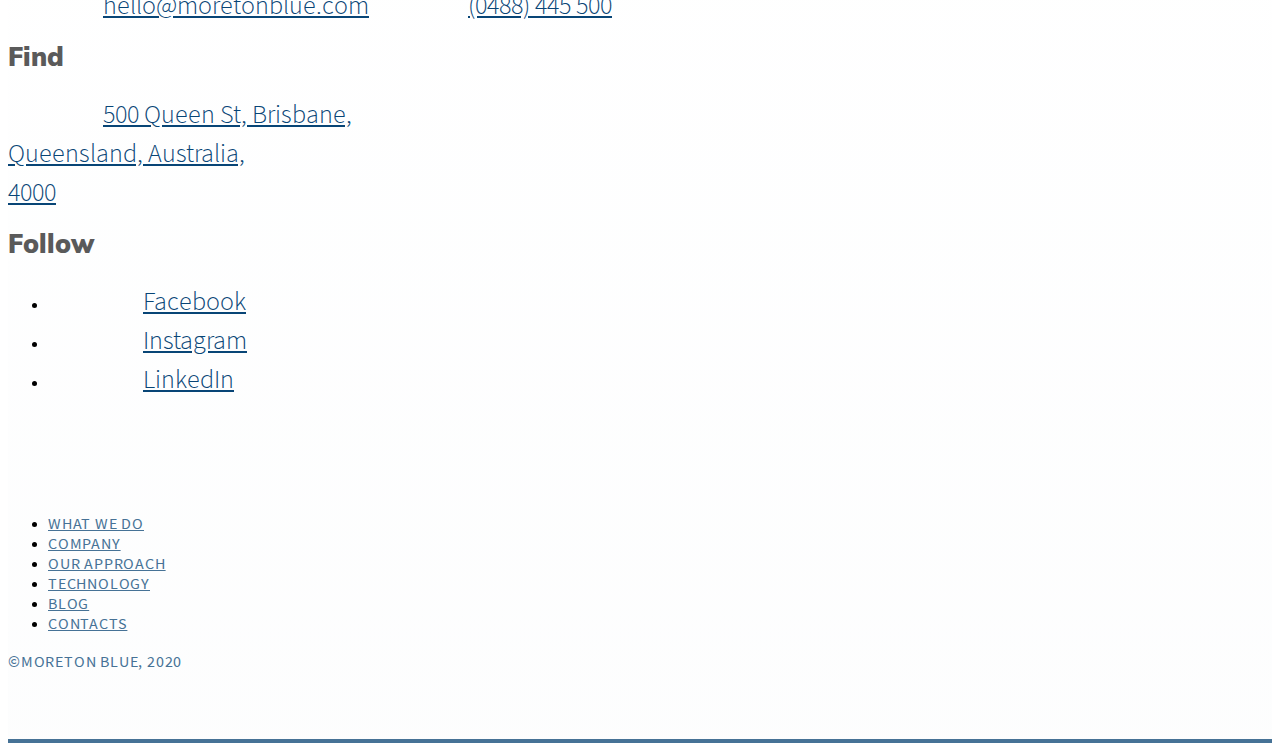
<file: company.html>
<!doctype html>
<html lang="en">
<head>
    <meta charset="utf-8">
    <meta name="viewport" content="width=device-width, initial-scale=1, shrink-to-fit=no">
    <link rel="stylesheet" href="https://stackpath.bootstrapcdn.com/bootstrap/4.5.0/css/bootstrap.min.css"
          integrity="sha384-9aIt2nRpC12Uk9gS9baDl411NQApFmC26EwAOH8WgZl5MYYxFfc+NcPb1dKGj7Sk" crossorigin="anonymous">
    <link rel="stylesheet" href="fonts/muli/stylesheet.css">
    <link rel="stylesheet" href="fonts/source-sans-pro/stylesheet.css">
    <link href="https://unpkg.com/aos@2.3.1/dist/aos.css" rel="stylesheet">
    <link rel="stylesheet" href="assets/css/owlCarousel/owl.carousel.min.css">
    <link rel="stylesheet" href="assets/css/owlCarousel/owl.theme.default.min.css">
    <link rel="stylesheet" href="assets/css/company.css">
    <title>Moretonblue | Our Company</title>
</head>
<body>
<div class="overflow-hidden">
    <header>
        <nav class="navbar navbar-expand-md navbar-light justify-content-between flex-row-reverse">
            <div class="collapse navbar-collapse justify-content-md-between" id="navbarSupportedContent">
                <ul class="navbar-nav justify-content-md-around">
                    <li class="nav-item">
                        <a class="nav-link" href="./what-we-do.html">What we do <span
                                class="sr-only">(current)</span></a>
                    </li>
                    <li class="nav-item">
                        <a class="nav-link" href="./company.html">Company</a>
                    </li>
                    <li class="nav-item">
                        <a class="nav-link" href="./approach.html">Our Approach</a>
                    </li>
                    <li class="nav-item">
                        <a class="nav-link" href="./blog.html">Blog</a>
                    </li>
                </ul>
                <div>
                    <button class="btn btn-connect" type="button" onclick="location.href='./connect.html'">
                        Let’s Connect
                    </button>
                </div>
            </div>

            <button class="navbar-toggler border-0" type="button" data-toggle="collapse"
                    data-target="#navbarSupportedContent"
                    aria-controls="navbarSupportedContent" aria-expanded="false" aria-label="Toggle navigation">
            <span class="icon-burger">
                 <svg width="25" height="16" viewBox="0 0 25 16" fill="none" xmlns="http://www.w3.org/2000/svg">
                     <path fill-rule="evenodd" clip-rule="evenodd"
                           d="M0 1.26316C0 0.565535 0.565535 0 1.26316 0H23.7368C24.4345 0 25 0.565535 25 1.26316C25 1.96078 24.4345 2.52632 23.7368 2.52632H1.26316C0.565534 2.52632 0 1.96078 0 1.26316ZM0 14.7368C0 14.0392 0.565535 13.4737 1.26316 13.4737H23.7368C24.4345 13.4737 25 14.0392 25 14.7368C25 15.4345 24.4345 16 23.7368 16H1.26316C0.565534 16 0 15.4345 0 14.7368ZM1.26316 6.73685C0.565535 6.73685 0 7.30238 0 8C0 8.69763 0.565534 9.26316 1.26316 9.26316H23.7368C24.4345 9.26316 25 8.69763 25 8C25 7.30238 24.4345 6.73685 23.7368 6.73685H1.26316Z"
                           fill="white"/>
                  </svg>
            </span>
                <span class="icon-burger-after-scroll">
                <svg width="25" height="16" viewBox="0 0 25 16" fill="none" xmlns="http://www.w3.org/2000/svg">
                     <path fill-rule="evenodd" clip-rule="evenodd"
                           d="M0 1.26316C0 0.565535 0.565535 0 1.26316 0H23.7368C24.4345 0 25 0.565535 25 1.26316C25 1.96078 24.4345 2.52632 23.7368 2.52632H1.26316C0.565534 2.52632 0 1.96078 0 1.26316ZM0 14.7368C0 14.0392 0.565535 13.4737 1.26316 13.4737H23.7368C24.4345 13.4737 25 14.0392 25 14.7368C25 15.4345 24.4345 16 23.7368 16H1.26316C0.565534 16 0 15.4345 0 14.7368ZM1.26316 6.73685C0.565535 6.73685 0 7.30238 0 8C0 8.69763 0.565534 9.26316 1.26316 9.26316H23.7368C24.4345 9.26316 25 8.69763 25 8C25 7.30238 24.4345 6.73685 23.7368 6.73685H1.26316Z"
                           fill="black"/>
                </svg>
            </span>
                <span class="icon-close">
                <svg width="19" height="19" viewBox="0 0 19 19" fill="none" xmlns="http://www.w3.org/2000/svg">
                    <path fill-rule="evenodd" clip-rule="evenodd"
                          d="M2.38921 0.36997C1.89591 -0.123324 1.09613 -0.123323 0.602833 0.36997C0.10954 0.863264 0.109539 1.66305 0.602832 2.15634L7.53888 9.0924L0.36997 16.2613C-0.123324 16.7546 -0.123323 17.5544 0.36997 18.0477C0.863264 18.541 1.66305 18.541 2.15634 18.0477L9.32526 10.8788L16.4941 18.0476C16.9874 18.5409 17.7872 18.5409 18.2805 18.0476C18.7738 17.5543 18.7738 16.7546 18.2805 16.2613L11.1116 9.0924L18.0476 2.15639C18.5409 1.6631 18.5409 0.863311 18.0476 0.370017C17.5543 -0.123276 16.7546 -0.123277 16.2613 0.370016L9.32526 7.30602L2.38921 0.36997Z"
                          fill="#5A5A5A"/>
                </svg>
            </span>
            </button>

            <button class="btn btn-connect-outline" type="button" onclick="location.href='./connect.html'">
                Let’s Connect
            </button>

            <a class="navbar-brand" href="./index.html">
                <img src="assets/images/logo.png" alt="logo" class="nav-logo img-fluid">
            </a>
            <a class="navbar-brand" href="./index.html">
                <img src="assets/images/logo-after-scroll.png" alt="logo" class="nav-logo img-fluid">
            </a>
            <a class="navbar-brand d-md-none" href="./index.html">
                <img src="assets/images/logo-mobile-after-scroll.png" alt="logo" class="nav-logo img-fluid">
            </a>
        </nav>
    </header>
    <div class="banner">
        <div class="container-fluid">
            <div class="row">
                <div class="col-12 col-md-6 col-lg-7">
                    <h2 class="banner-title" data-aos="fade-down" data-aos-duration="1400">Our Company</h2>
                    <h4 class="banner-subtitle mx-0 ml-xl-4" data-aos="fade-down" data-aos-duration="1300">
                        We love our job
                    </h4>
                </div>
                <div class="col-12 col-md-6 col-lg-5" data-aos="fade-left" data-aos-duration="1500"
                     data-aos-easing="linear">
                    <p class="banner-text mb-0 px-xl-3">
                        We love software development and enabling businesses to greater visibility into their
                        processes. </p>
                </div>
            </div>
        </div>
    </div>
    <div class="mission">
        <div class="container-fluid">
            <div class="row">
                <div class="col-12 col-md-7 col-lg-6">
                    <div class="mission-description h-100" data-aos="fade-up" data-aos-duration="800"
                         data-aos-easing="linear">
                        <h2 class="title">
                            Our mission
                        </h2>
                        <p class="text">
                            We create value for our clients by creating value for their customers and employees. We’re a
                            full service development that builds custom web and mobile products for our clients
                        </p>
                        <p class="text">
                            We love software development and enabling businesses to greater visibility into their
                            processes.
                        </p>
                    </div>
                </div>
                <div class="col-12 col-md-5 col-lg-6 px-0">
                    <div class="mission-image">
                        <img src="assets/images/home/mission-mobile-img.png" alt="our mission"
                             class="img-fluid d-md-none w-100">
                        <img src="assets/images/home/mission-img.png" alt="our mission"
                             class="img-fluid d-none d-md-block"
                             data-aos="fade-up" data-aos-duration="1000" data-aos-easing="linear">
                    </div>
                </div>
            </div>
        </div>
    </div>
    <div class="story">
        <div class="container-fluid">
            <div class="row">
                <div class="col-lg-5 d-none d-lg-block px-0">
                    <img src="assets/images/company/story-img.png" alt="team" class="img-fluid left-side-img"
                         data-aos="fade-up" data-aos-duration="800" data-aos-easing="linear">
                </div>
                <div class="col-12 col-lg-7">
                    <div class="mission-description">
                        <div class="row">
                            <div class="col-md-6 col-lg-7 col-xl-6 order-md-2 align-self-md-end" data-aos="fade-left"
                                 data-aos-duration="600">
                                <h2 class="title">
                                    Our story
                                </h2>
                                <p class="text">
                                    We love software development and enabling businesses to greater visibility into
                                    their
                                    processes.
                                </p>
                                <p class="text mb-md-0">
                                    We utilise javascript frameworks to deliver solutions based on a structured
                                    methodology
                                    and pre-built components and frameworks.
                                </p>
                            </div>
                            <div class="col-md-6 col-lg-5 col-xl-6 text-center order-md-1 pb-md-5" data-aos="fade-down"
                                 data-aos-duration="600">
                                <img src="assets/images/company/right-side-img-1.png" alt="Sean Kelly"
                                     class="img-fluid">
                            </div>
                            <div class="col-md-6 col-lg-7 col-xl-6 order-md-3" data-aos="fade-right"
                                 data-aos-duration="600">
                                <p class="text">
                                    As part of our work with clients we find a number have disparate software programs
                                    and
                                    platforms that do not communicate with each other in the way they should.
                                </p>
                                <p class="text">
                                    This means vital information is kept in several places and manual or semi manual
                                    processes need to be implemented to connect and make sense of the data.
                                </p>
                            </div>
                            <div class="col-md-6 col-lg-5 col-xl-6 text-center order-md-4 align-self-md-end"
                                 data-aos="fade-up-left" data-aos-duration="600">
                                <img src="assets/images/company/right-side-img-2.png" alt="team" class="img-fluid">
                            </div>
                            <div class="col-md-6 col-lg-7 col-xl-6 order-md-6" data-aos="fade-left"
                                 data-aos-duration="600">
                                <p class="text">
                                    This is where Sean Kelly and Moreton Blue come in with their ability to design
                                    bespoke
                                    solutions that capture and analyse all the information required under the one
                                    platform.
                                </p>
                                <p class="text">
                                    That enables the work we do with our clients to be systemised thus enabling us to
                                    add more value.
                                </p>
                            </div>
                            <div class="col-md-6 col-lg-5 col-xl-6 text-center order-md-5" data-aos="fade-down-right"
                                 data-aos-duration="600">
                                <img src="assets/images/company/right-side-img-3.png" alt="team" class="img-fluid">
                            </div>
                        </div>
                    </div>
                </div>
            </div>
        </div>
    </div>
    <div class="giving-back">
        <div class="container-fluid">
            <div class="row">
                <div class="col-12 mission-description d-block d-md-flex justify-content-around flex-row"
                     data-aos="fade-up" data-aos-duration="800"
                     data-aos-easing="linear">
                    <h2 class="title flex-grow-1 flex-lg-grow-0">
                        Giving Back
                    </h2>
                    <div class="flex-grow-0 flex-lg-grow-1">
                        <h3 class="subtitle mx-auto">
                            Moreton Bay Shellfish Reef Restoration
                        </h3>
                        <p class="text mx-auto">
                            Moreton Bay has lost thousands of hectares of fish habitat such as seagrass and
                            saltmarsh but by far the biggest loss has been that of shellfish reefs (over 95%). These
                            largely unseen and lesser known reefs were once the life blood of our bay. This project
                            will restore these reefs.
                        </p>
                    </div>
                </div>
                <div class="col-12 col-lg-11 col-xl-10 ml-auto pr-0 justify-content-end d-flex flex-column giving-back-carousel owl-theme owl-carousel"
                     data-aos="fade-left" data-aos-duration="600">
                    <div class="item">
                        <img src="assets/images/home/getting-back-carousel.png" alt="reef" class="img-fluid">
                    </div>
                    <div class="item">
                        <img src="assets/images/home/getting-back-carousel.png" alt="reef" class="img-fluid">
                    </div>
                    <div class="item">
                        <img src="assets/images/home/getting-back-carousel.png" alt="reef" class="img-fluid">
                    </div>
                </div>
                <div class="col-12 col-lg-11 col-xl-9 offset-lg-1 offset-xl-2 article mission-description">
                    <p class="text d-block d-md-flex justify-content-between collapse overflow-hidden" id="collapseGivingBack" data-aos="fade-up" data-aos-duration="500">
                        <span class="d-md-block pr-md-3 pr-lg-4 pr-xl-0">
                            The establishment of the Moreton Bay Shellfish Recycling Centre is just one part of the journey
                            to restore Moreton Bay’s shellfish reefs. <br>
                            Used shells are collected from seafood businesses and restaurants across Brisbane. These shells
                            are needed to restore the reefs as research has shown used shells encourage live oysters to
                            return and reestablish themselves naturally. Every oyster shell that is recycled and placed back
                            into a suitable reef restoration site will provide a home for up to 10 baby oysters. The
                            recycling center sterilises the used shells from disease and pests for up to 4 months before
                            placing them back in the Bay.
                        </span>
                        <span class="d-md-block pl-md-3 pl-lg-4 pl-xl-0">
                                These modular reef restoration structures will be positioned in areas outside of green zones
                            where oyster reefs previously existed in locations that will not detrimentally affect
                            seagrasses, wading birds, commercial fishers and wormers or create boating navigation hazards or
                            amenity. We will monitor the results of these trials together with University researchers and
                            aim to scale up the most effective restoration methods over the coming 10 years with the goal of
                            restoring 100 hectares of oyster reef in a decade. This has the potential to generate up to 250
                            tonnes of seafood per year.
                        </span>
                    </p>
                    <a class="collapse-toggle d-block d-md-none" data-toggle="collapse" href="#collapseGivingBack"
                       role="button" aria-expanded="false" aria-controls="collapseGivingBack">
                        <span class="arrow-down mr-3"><i class="arrow down"></i></span>
                        <span class="arrow-up mr-3"><i class="arrow up"></i></span>
                        Read more
                    </a>
                </div>
            </div>
        </div>
    </div>
    <div class="team">
        <div class="container-fluid">
            <div class="row">
                <h2 class="title text-md-center col-12">
                    Meet Our Team
                </h2>
                <div class="col-6 col-md-4" data-aos="flip-left" data-aos-duration="500">
                    <div class="card">
                        <div class="card-img-top">
                            <img src="assets/images/company/sean-kelly.png" class="img-fluid w-100" alt="sean-kelly">
                        </div>
                        <div class="card-body">
                            <h5 class="card-title text-center">Sean Kelly</h5>
                            <p class="card-text text-center">Founder & CEO</p>
                        </div>
                    </div>
                </div>
                <div class="col-6 col-md-4" data-aos="flip-up" data-aos-duration="500">
                    <div class="card">
                        <div class="card-img-top">
                            <img src="assets/images/company/april-mintac-pineda.png" class="img-fluid w-100"
                                 alt="april-mintac-pineda">
                        </div>
                        <div class="card-body">
                            <h5 class="card-title text-center">April Mintac Pineda</h5>
                            <p class="card-text text-center">Front-End Developer</p>
                        </div>
                    </div>
                </div>
                <div class="col-6 col-md-4" data-aos="flip-right" data-aos-duration="500">
                    <div class="card">
                        <div class="card-img-top">
                            <img src="assets/images/company/aubrey-aggabao.png" class="img-fluid w-100"
                                 alt="aubrey-aggabao">
                        </div>
                        <div class="card-body">
                            <h5 class="card-title text-center">Aubrey Aggabao</h5>
                            <p class="card-text text-center">Full-Stack Developer</p>
                        </div>
                    </div>
                </div>
                <div class="col-6 col-md-4" data-aos="flip-left" data-aos-duration="500">
                    <div class="card">
                        <div class="card-img-top">
                            <img src="assets/images/company/niño-mollaneda.png" class="img-fluid w-100"
                                 alt="niño-mollaneda">
                        </div>
                        <div class="card-body">
                            <h5 class="card-title text-center">Niño Mollaneda</h5>
                            <p class="card-text text-center">Back-End Developer</p>
                        </div>
                    </div>
                </div>
                <div class="col-6 col-md-4" data-aos="flip-up" data-aos-duration="500">
                    <div class="card">
                        <div class="card-img-top">
                            <img src="assets/images/company/jim-faller.png" class="img-fluid w-100" alt="jim-faller">
                        </div>
                        <div class="card-body">
                            <h5 class="card-title text-center">Jim Faller</h5>
                            <p class="card-text text-center">Front-End Developer</p>
                        </div>
                    </div>
                </div>
                <div class="col-6 col-md-4" data-aos="flip-left" data-aos-duration="500">
                    <div class="card">
                        <div class="card-img-top">
                            <img src="assets/images/company/ryan-kelly.png" class="img-fluid w-100" alt="ryan-kelly">
                        </div>
                        <div class="card-body">
                            <h5 class="card-title text-center">Ryan Kelly</h5>
                            <p class="card-text text-center">Full-Stack Developer</p>
                        </div>
                    </div>
                </div>
            </div>
        </div>
    </div>
    <div class="container px-0">
        <div class="drive position-relative" data-aos="fade-down" data-aos-duration="1500">
            <div class="row">
                <div class="col-12 px-0">
                    <h2 class="drive-title text-center text-white">Drive your business forward </h2>
                    <p class="main-text text-center text-white">
                        We offer full-stack web development capabilities. Our team has extensive experience in building
                        cloud applications on Amazon Web Services (AWS) .
                    </p>
                    <div class="text-center">
                        <button class="btn btn-connect">
                            Let’s Connect
                        </button>
                    </div>
                </div>
            </div>
        </div>
    </div>
    <footer>
        <div class="container">
            <div class="row">
                <div class="col-12 col-md-5 mb-5 mb-md-0">
                    <a href="./index.html" class="footer-logo d-block">
                        <img src="assets/images/logo-footer.png" alt="logo" class="img-fluid">
                    </a>
                    <div class="contact">
                        <a href="mailto:hello@moretonblue.com" class="contact-link d-block text-decoration-none"
                           target="_blank">hello@moretonblue.com</a>
                        <a href="tel:(0488)445500" class="contact-link d-block text-decoration-none" target="_blank">(0488)
                            445 500</a>
                    </div>
                </div>
                <div class="col-6 col-md-4">
                    <h3 class="subtitle">
                        Find
                    </h3>
                    <div class="contact">
                        <a href="https://goo.gl/maps/VaRfTarU2U1w9EAK9"
                           class="contact-link d-block text-decoration-none p-0" target="_blank">
                            500 Queen St, Brisbane,<br>
                            Queensland, Australia,<br>
                            4000
                        </a>
                    </div>
                </div>
                <div class="col-6 col-md-3">
                    <h3 class="subtitle">
                        Follow
                    </h3>
                    <ul class="list-unstyled contact">
                        <li class="footer-nav-item">
                            <a href="#" class="contact-link d-block text-decoration-none p-0" target="_blank">
                                Facebook
                            </a>
                        </li>
                        <li class="footer-nav-item">
                            <a href="#" class="contact-link d-block text-decoration-none p-0" target="_blank">
                                Instagram
                            </a>
                        </li>
                        <li class="footer-nav-item">
                            <a href="#" class="contact-link d-block text-decoration-none p-0" target="_blank">
                                LinkedIn
                            </a>
                        </li>
                    </ul>
                </div>
                <div class="footer-navbar col-12 d-flex flex-column flex-lg-row">
                    <ul class="nav flex-fill">
                        <li class="nav-item">
                            <a class="nav-link" href="./what-we-do.html">What we do</a>
                        </li>
                        <li class="nav-item">
                            <a class="nav-link" href="./company.html">Company</a>
                        </li>
                        <li class="nav-item">
                            <a class="nav-link" href="./approach.html">Our Approach</a>
                        </li>
                        <li class="nav-item">
                            <a class="nav-link" href="./index.html">Technology</a>
                        </li>
                        <li class="nav-item">
                            <a class="nav-link" href="./blog.html">Blog</a>
                        </li>
                        <li class="nav-item">
                            <a class="nav-link" href="./connect.html">Contacts</a>
                        </li>
                    </ul>
                    <p class="privacy mb-0">
                        ©MORETON BLUE, 2020
                    </p>
                </div>
            </div>
        </div>
    </footer>
</div>
<script src="https://code.jquery.com/jquery-3.5.1.slim.min.js"
        integrity="sha384-DfXdz2htPH0lsSSs5nCTpuj/zy4C+OGpamoFVy38MVBnE+IbbVYUew+OrCXaRkfj"
        crossorigin="anonymous"></script>
<script src="https://cdn.jsdelivr.net/npm/popper.js@1.16.0/dist/umd/popper.min.js"
        integrity="sha384-Q6E9RHvbIyZFJoft+2mJbHaEWldlvI9IOYy5n3zV9zzTtmI3UksdQRVvoxMfooAo"
        crossorigin="anonymous"></script>
<script src="https://stackpath.bootstrapcdn.com/bootstrap/4.5.0/js/bootstrap.min.js"
        integrity="sha384-OgVRvuATP1z7JjHLkuOU7Xw704+h835Lr+6QL9UvYjZE3Ipu6Tp75j7Bh/kR0JKI"
        crossorigin="anonymous"></script>
<script src="assets/js/owl.carousel.min.js"></script>
<script src="https://unpkg.com/aos@2.3.1/dist/aos.js"></script>
<script src="assets/js/carousel.js"></script>
<script src="assets/js/nav-scroll.js"></script>
<script src="assets/js/scroll.js"></script>
</body>
</html>
</file>
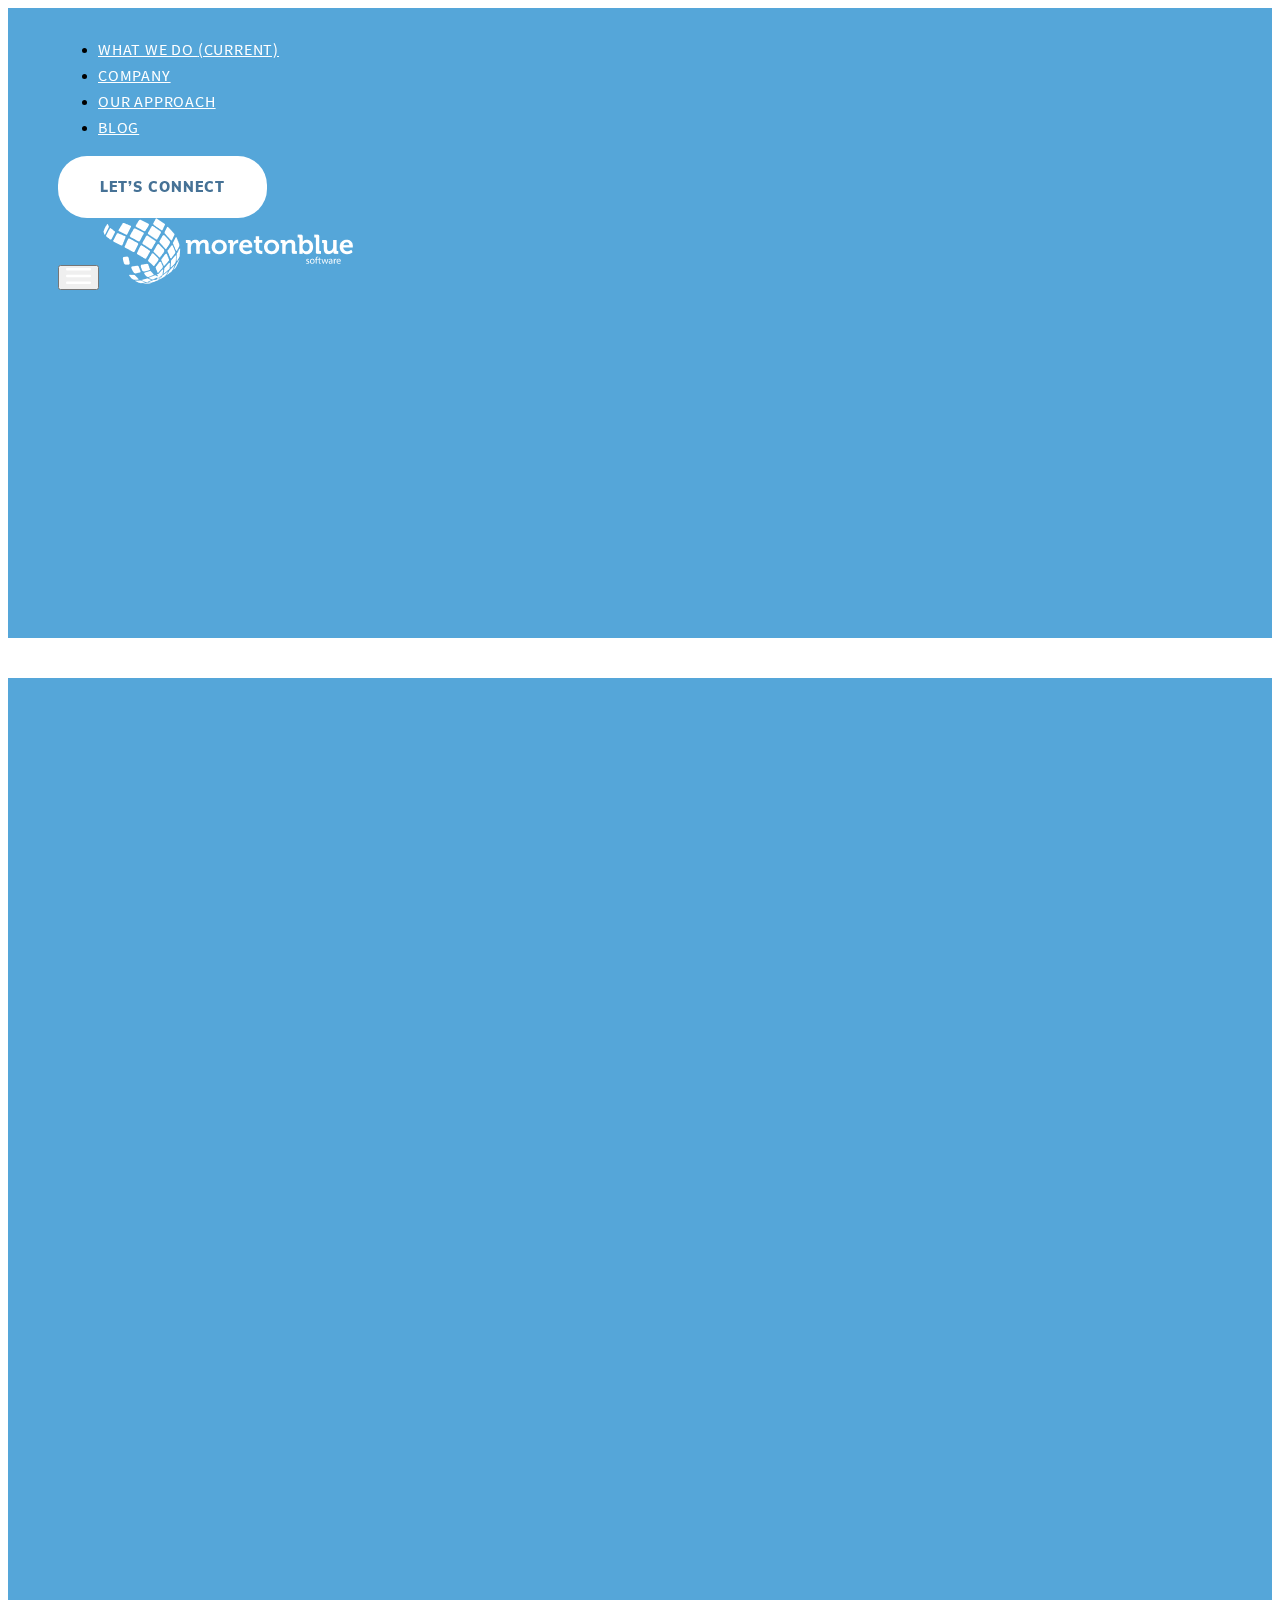
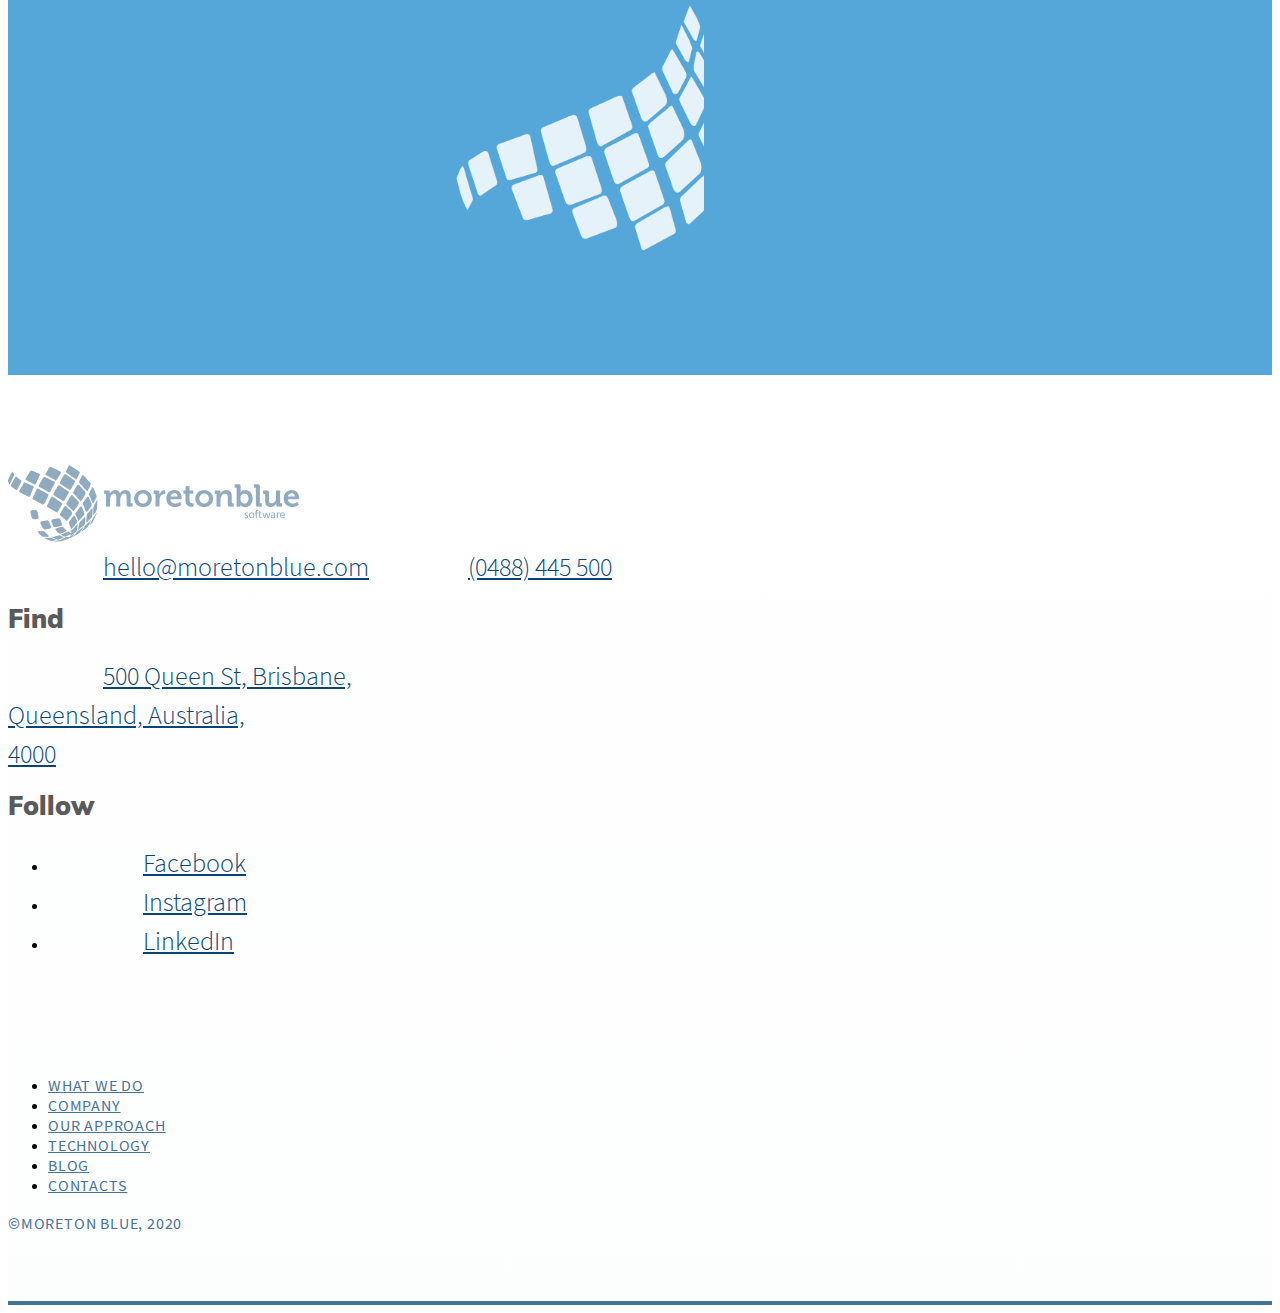
<file: connect.html>
<!doctype html>
<html lang="en">
<head>
    <meta charset="utf-8">
    <meta name="viewport" content="width=device-width, initial-scale=1, shrink-to-fit=no">
    <link rel="stylesheet" href="https://stackpath.bootstrapcdn.com/bootstrap/4.5.0/css/bootstrap.min.css"
          integrity="sha384-9aIt2nRpC12Uk9gS9baDl411NQApFmC26EwAOH8WgZl5MYYxFfc+NcPb1dKGj7Sk" crossorigin="anonymous">
    <link rel="stylesheet" href="fonts/muli/stylesheet.css">
    <link rel="stylesheet" href="fonts/source-sans-pro/stylesheet.css">
    <link href="https://unpkg.com/aos@2.3.1/dist/aos.css" rel="stylesheet">
    <link rel="stylesheet" href="assets/css/owlCarousel/owl.carousel.min.css">
    <link rel="stylesheet" href="assets/css/owlCarousel/owl.theme.default.min.css">
    <link rel="stylesheet" href="assets/css/connect.css">
    <title>Moretonblue | Connect</title>
</head>
<body>
<div class="overflow-hidden">
    <header>
        <nav class="navbar navbar-expand-md navbar-light justify-content-between flex-row-reverse">
            <div class="collapse navbar-collapse justify-content-md-between" id="navbarSupportedContent">
                <ul class="navbar-nav justify-content-md-around">
                    <li class="nav-item">
                        <a class="nav-link" href="./what-we-do.html">What we do <span
                                class="sr-only">(current)</span></a>
                    </li>
                    <li class="nav-item">
                        <a class="nav-link" href="./company.html">Company</a>
                    </li>
                    <li class="nav-item">
                        <a class="nav-link" href="./approach.html">Our Approach</a>
                    </li>
                    <li class="nav-item">
                        <a class="nav-link" href="./blog.html">Blog</a>
                    </li>
                </ul>
                <div>
                    <button class="btn btn-connect" type="button" onclick="location.href='./connect.html'">
                        Let’s Connect
                    </button>
                </div>
            </div>

            <button class="navbar-toggler border-0" type="button" data-toggle="collapse"
                    data-target="#navbarSupportedContent"
                    aria-controls="navbarSupportedContent" aria-expanded="false" aria-label="Toggle navigation">
            <span class="icon-burger">
                 <svg width="25" height="16" viewBox="0 0 25 16" fill="none" xmlns="http://www.w3.org/2000/svg">
                     <path fill-rule="evenodd" clip-rule="evenodd"
                           d="M0 1.26316C0 0.565535 0.565535 0 1.26316 0H23.7368C24.4345 0 25 0.565535 25 1.26316C25 1.96078 24.4345 2.52632 23.7368 2.52632H1.26316C0.565534 2.52632 0 1.96078 0 1.26316ZM0 14.7368C0 14.0392 0.565535 13.4737 1.26316 13.4737H23.7368C24.4345 13.4737 25 14.0392 25 14.7368C25 15.4345 24.4345 16 23.7368 16H1.26316C0.565534 16 0 15.4345 0 14.7368ZM1.26316 6.73685C0.565535 6.73685 0 7.30238 0 8C0 8.69763 0.565534 9.26316 1.26316 9.26316H23.7368C24.4345 9.26316 25 8.69763 25 8C25 7.30238 24.4345 6.73685 23.7368 6.73685H1.26316Z"
                           fill="white"/>
                  </svg>
            </span>
                <span class="icon-burger-after-scroll">
                <svg width="25" height="16" viewBox="0 0 25 16" fill="none" xmlns="http://www.w3.org/2000/svg">
                     <path fill-rule="evenodd" clip-rule="evenodd"
                           d="M0 1.26316C0 0.565535 0.565535 0 1.26316 0H23.7368C24.4345 0 25 0.565535 25 1.26316C25 1.96078 24.4345 2.52632 23.7368 2.52632H1.26316C0.565534 2.52632 0 1.96078 0 1.26316ZM0 14.7368C0 14.0392 0.565535 13.4737 1.26316 13.4737H23.7368C24.4345 13.4737 25 14.0392 25 14.7368C25 15.4345 24.4345 16 23.7368 16H1.26316C0.565534 16 0 15.4345 0 14.7368ZM1.26316 6.73685C0.565535 6.73685 0 7.30238 0 8C0 8.69763 0.565534 9.26316 1.26316 9.26316H23.7368C24.4345 9.26316 25 8.69763 25 8C25 7.30238 24.4345 6.73685 23.7368 6.73685H1.26316Z"
                           fill="black"/>
                </svg>
            </span>
                <span class="icon-close">
                <svg width="19" height="19" viewBox="0 0 19 19" fill="none" xmlns="http://www.w3.org/2000/svg">
                    <path fill-rule="evenodd" clip-rule="evenodd"
                          d="M2.38921 0.36997C1.89591 -0.123324 1.09613 -0.123323 0.602833 0.36997C0.10954 0.863264 0.109539 1.66305 0.602832 2.15634L7.53888 9.0924L0.36997 16.2613C-0.123324 16.7546 -0.123323 17.5544 0.36997 18.0477C0.863264 18.541 1.66305 18.541 2.15634 18.0477L9.32526 10.8788L16.4941 18.0476C16.9874 18.5409 17.7872 18.5409 18.2805 18.0476C18.7738 17.5543 18.7738 16.7546 18.2805 16.2613L11.1116 9.0924L18.0476 2.15639C18.5409 1.6631 18.5409 0.863311 18.0476 0.370017C17.5543 -0.123276 16.7546 -0.123277 16.2613 0.370016L9.32526 7.30602L2.38921 0.36997Z"
                          fill="#5A5A5A"/>
                </svg>
            </span>
            </button>

            <button class="btn btn-connect-outline" type="button" onclick="location.href='./connect.html'">
                Let’s Connect
            </button>

            <a class="navbar-brand" href="./index.html">
                <img src="assets/images/logo.png" alt="logo" class="nav-logo img-fluid">
            </a>
            <a class="navbar-brand" href="./index.html">
                <img src="assets/images/logo-after-scroll.png" alt="logo" class="nav-logo img-fluid">
            </a>
            <a class="navbar-brand d-md-none" href="./index.html">
                <img src="assets/images/logo-mobile-after-scroll.png" alt="logo" class="nav-logo img-fluid">
            </a>
        </nav>
    </header>
    <div class="banner">
        <div class="container-fluid">
            <div class="row">
                <div class="col-12 col-md-6 col-lg-7">
                    <h2 class="banner-title" data-aos="fade-down" data-aos-duration="1400">Let’s Connect</h2>
                    <p class="banner-subtitle mx-0 ml-xl-4" data-aos="fade-down" data-aos-duration="1300">Contact us to build something awesome.
                        Together.
                    </p>
                </div>
                <div class="col-12 col-md-6 col-lg-5 align-self-md-end" data-aos="fade-left" data-aos-duration="1500"
                     data-aos-easing="linear">
                    <p class="banner-text mb-0 px-xl-3">
                        We help companies create mobile apps, web apps, and other digital experiences. Just fill out the
                        form and we’ll be in touch</p>
                </div>
            </div>
        </div>
    </div>
    <div class="contact-us bg-white">
        <div class="container-fluid">
            <div class="row">
                <div class="col-12 col-md-7 col-lg-6 col-xl-4 left-side pl-0" data-aos="fade-right" data-aos-duration="1500" data-aos-once="true">
                    <form action="" method="post">
                        <div class="form-group">
                            <input type="text" class="form-control" id="inputName" placeholder="Name" required>
                            <label for="inputName" class="form-control-label">Name</label>
                        </div>
                        <div class="form-group">
                            <input type="text" class="form-control" id="inputCompany" placeholder="Company" required>
                            <label for="inputCompany" class="form-control-label">Company</label>
                        </div>
                        <div class="form-group">
                            <input type="text" class="form-control" id="inputEmail" placeholder="Email" required>
                            <label for="inputEmail" class="form-control-label">Email</label>
                        </div>
                        <div class="form-group">
                            <input type="tel" class="form-control" id="inputPhone" placeholder="Phone" required>
                            <label for="inputPhone" class="form-control-label">Phone</label>
                        </div>
                        <div class="form-group">
                            <textarea class="form-control" id="formControlTextarea" rows="4"
                                      placeholder="A few sentences about your project, or the reason of contacting us"></textarea>
                            <label for="formControlTextarea"></label>
                        </div>
                        <p class="policy-text">
                            By filling the form, you agree to our <a href="#" class="font-weight-bold"><u>Privacy
                            Policy</u></a> including our cookie use
                        </p>
                        <button type="submit" class="btn btn-connect text-uppercase">send message</button>
                    </form>
                </div>
                <div class="col-12 col-md-5 col-lg-6 col-xl-8 px-0">
                    <div class="right-side h-100" data-aos="fade-up-left" data-aos-duration="2500" data-aos-delay="50" data-aos-once="true" data-aos-offset="50">
                        <p class="banner-subtitle">
                            Form phobia? Not a problem
                        </p>
                        <div>
                            <p class="text-uppercase contact-label">
                                email
                            </p>
                            <a href="mailto:hello@moretonblue.com" class="contact-link text-decoration-none d-inline-block">hello@moretonblue.com</a>
                        </div>
                        <div>
                            <p class="text-uppercase contact-label">
                                call
                            </p>
                            <a href="tel:+61488445500" class="contact-link text-decoration-none d-inline-block">+614-88-445500</a>
                        </div>
                    </div>
                </div>
            </div>
        </div>
    </div>
    <footer>
        <div class="container">
            <div class="row">
                <div class="col-12 col-md-5 mb-5 mb-md-0">
                    <a href="./index.html" class="footer-logo d-block">
                        <img src="assets/images/logo-footer.png" alt="logo" class="img-fluid">
                    </a>
                    <div class="contact">
                        <a href="mailto:hello@moretonblue.com" class="contact-link d-block text-decoration-none"
                           target="_blank">hello@moretonblue.com</a>
                        <a href="tel:(0488)445500" class="contact-link d-block text-decoration-none" target="_blank">(0488)
                            445 500</a>
                    </div>
                </div>
                <div class="col-6 col-md-4">
                    <h3 class="subtitle">
                        Find
                    </h3>
                    <div class="contact">
                        <a href="https://goo.gl/maps/VaRfTarU2U1w9EAK9"
                           class="contact-link d-block text-decoration-none p-0" target="_blank">
                            500 Queen St, Brisbane,<br>
                            Queensland, Australia,<br>
                            4000
                        </a>
                    </div>
                </div>
                <div class="col-6 col-md-3">
                    <h3 class="subtitle">
                        Follow
                    </h3>
                    <ul class="list-unstyled contact">
                        <li class="footer-nav-item">
                            <a href="#" class="contact-link d-block text-decoration-none p-0" target="_blank">
                                Facebook
                            </a>
                        </li>
                        <li class="footer-nav-item">
                            <a href="#" class="contact-link d-block text-decoration-none p-0" target="_blank">
                                Instagram
                            </a>
                        </li>
                        <li class="footer-nav-item">
                            <a href="#" class="contact-link d-block text-decoration-none p-0" target="_blank">
                                LinkedIn
                            </a>
                        </li>
                    </ul>
                </div>
                <div class="footer-navbar col-12 d-flex flex-column flex-lg-row">
                    <ul class="nav flex-fill">
                        <li class="nav-item">
                            <a class="nav-link" href="./what-we-do.html">What we do</a>
                        </li>
                        <li class="nav-item">
                            <a class="nav-link" href="./company.html">Company</a>
                        </li>
                        <li class="nav-item">
                            <a class="nav-link" href="./approach.html">Our Approach</a>
                        </li>
                        <li class="nav-item">
                            <a class="nav-link" href="./index.html">Technology</a>
                        </li>
                        <li class="nav-item">
                            <a class="nav-link" href="./blog.html">Blog</a>
                        </li>
                        <li class="nav-item">
                            <a class="nav-link" href="./connect.html">Contacts</a>
                        </li>
                    </ul>
                    <p class="privacy mb-0">
                        ©MORETON BLUE, 2020
                    </p>
                </div>
            </div>
        </div>
    </footer>
</div>
<script src="https://code.jquery.com/jquery-3.5.1.slim.min.js"
        integrity="sha384-DfXdz2htPH0lsSSs5nCTpuj/zy4C+OGpamoFVy38MVBnE+IbbVYUew+OrCXaRkfj"
        crossorigin="anonymous"></script>
<script src="https://cdn.jsdelivr.net/npm/popper.js@1.16.0/dist/umd/popper.min.js"
        integrity="sha384-Q6E9RHvbIyZFJoft+2mJbHaEWldlvI9IOYy5n3zV9zzTtmI3UksdQRVvoxMfooAo"
        crossorigin="anonymous"></script>
<script src="https://stackpath.bootstrapcdn.com/bootstrap/4.5.0/js/bootstrap.min.js"
        integrity="sha384-OgVRvuATP1z7JjHLkuOU7Xw704+h835Lr+6QL9UvYjZE3Ipu6Tp75j7Bh/kR0JKI"
        crossorigin="anonymous"></script>
<script src="https://unpkg.com/aos@2.3.1/dist/aos.js"></script>
<script src="assets/js/owl.carousel.min.js"></script>
<script src="assets/js/carousel.js"></script>
<script src="assets/js/nav-scroll.js"></script>
<script src="assets/js/scroll.js"></script>
</body>
</html>
</file>
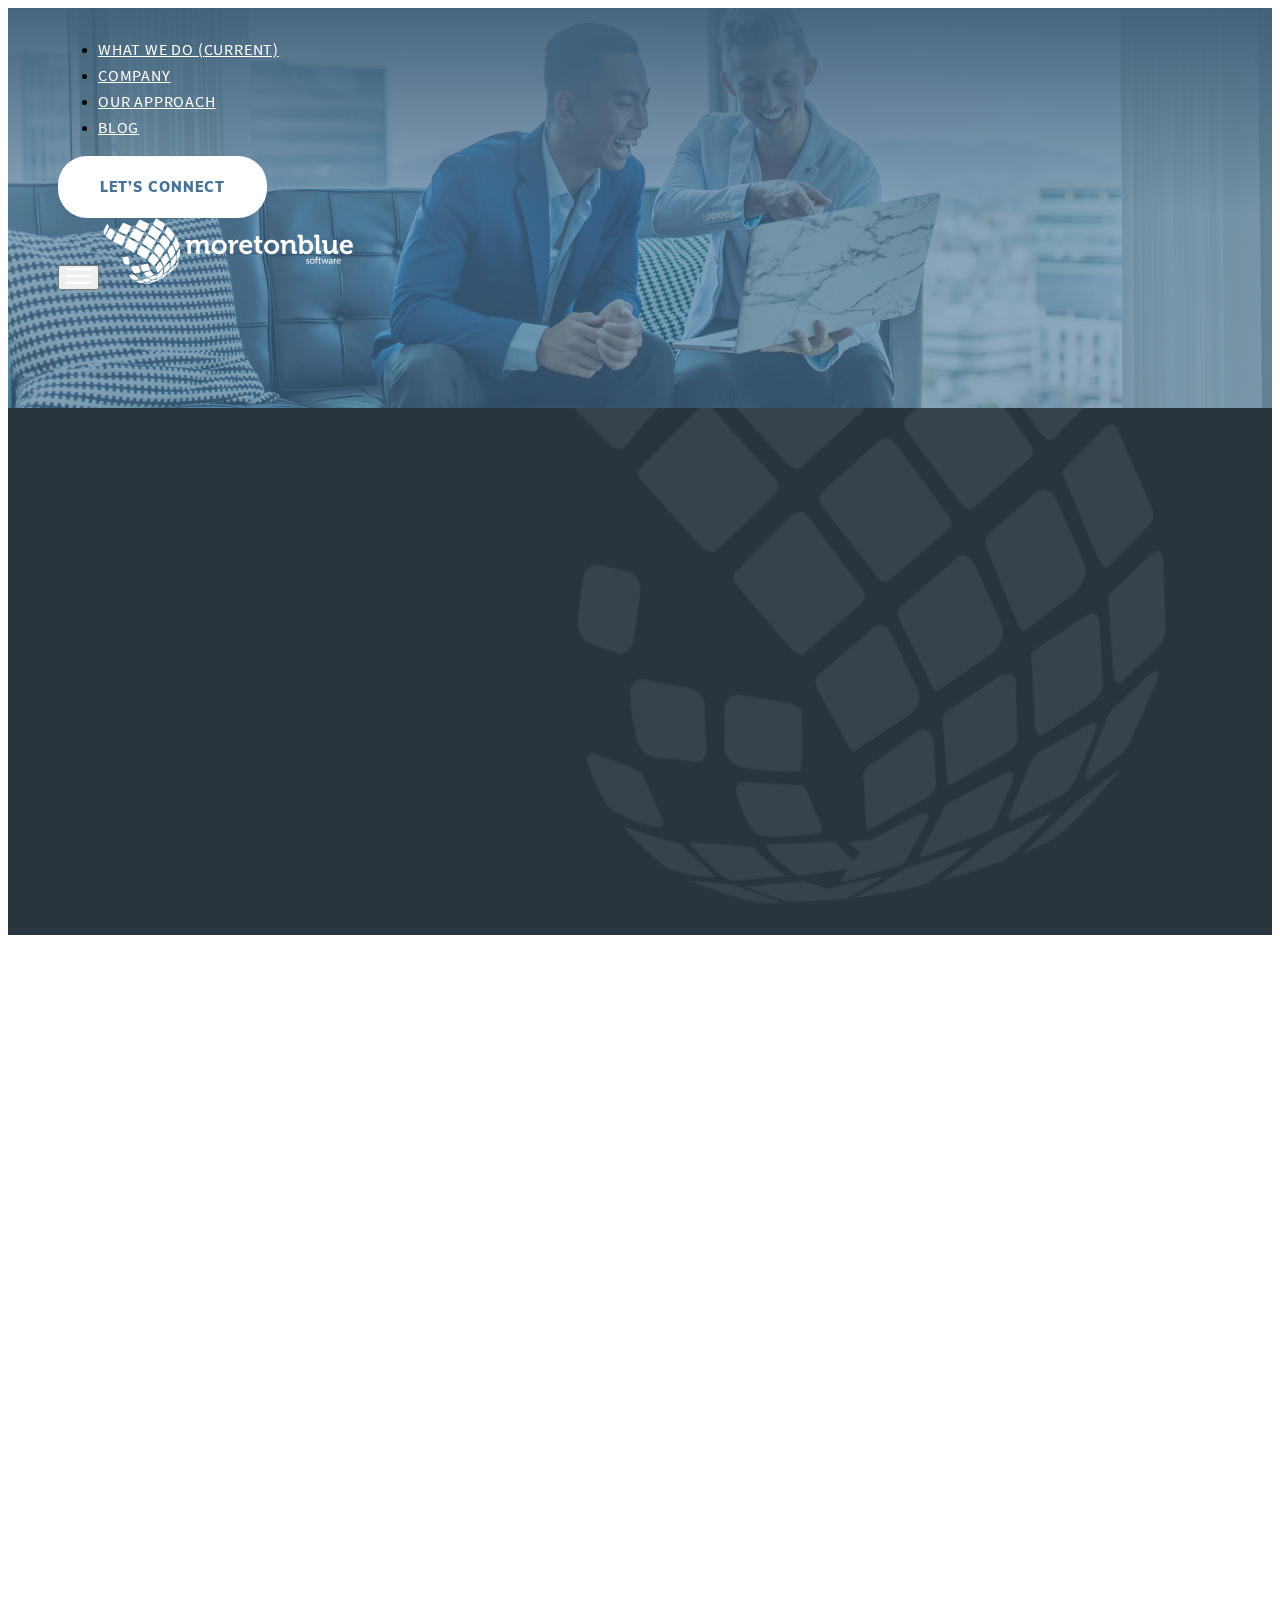
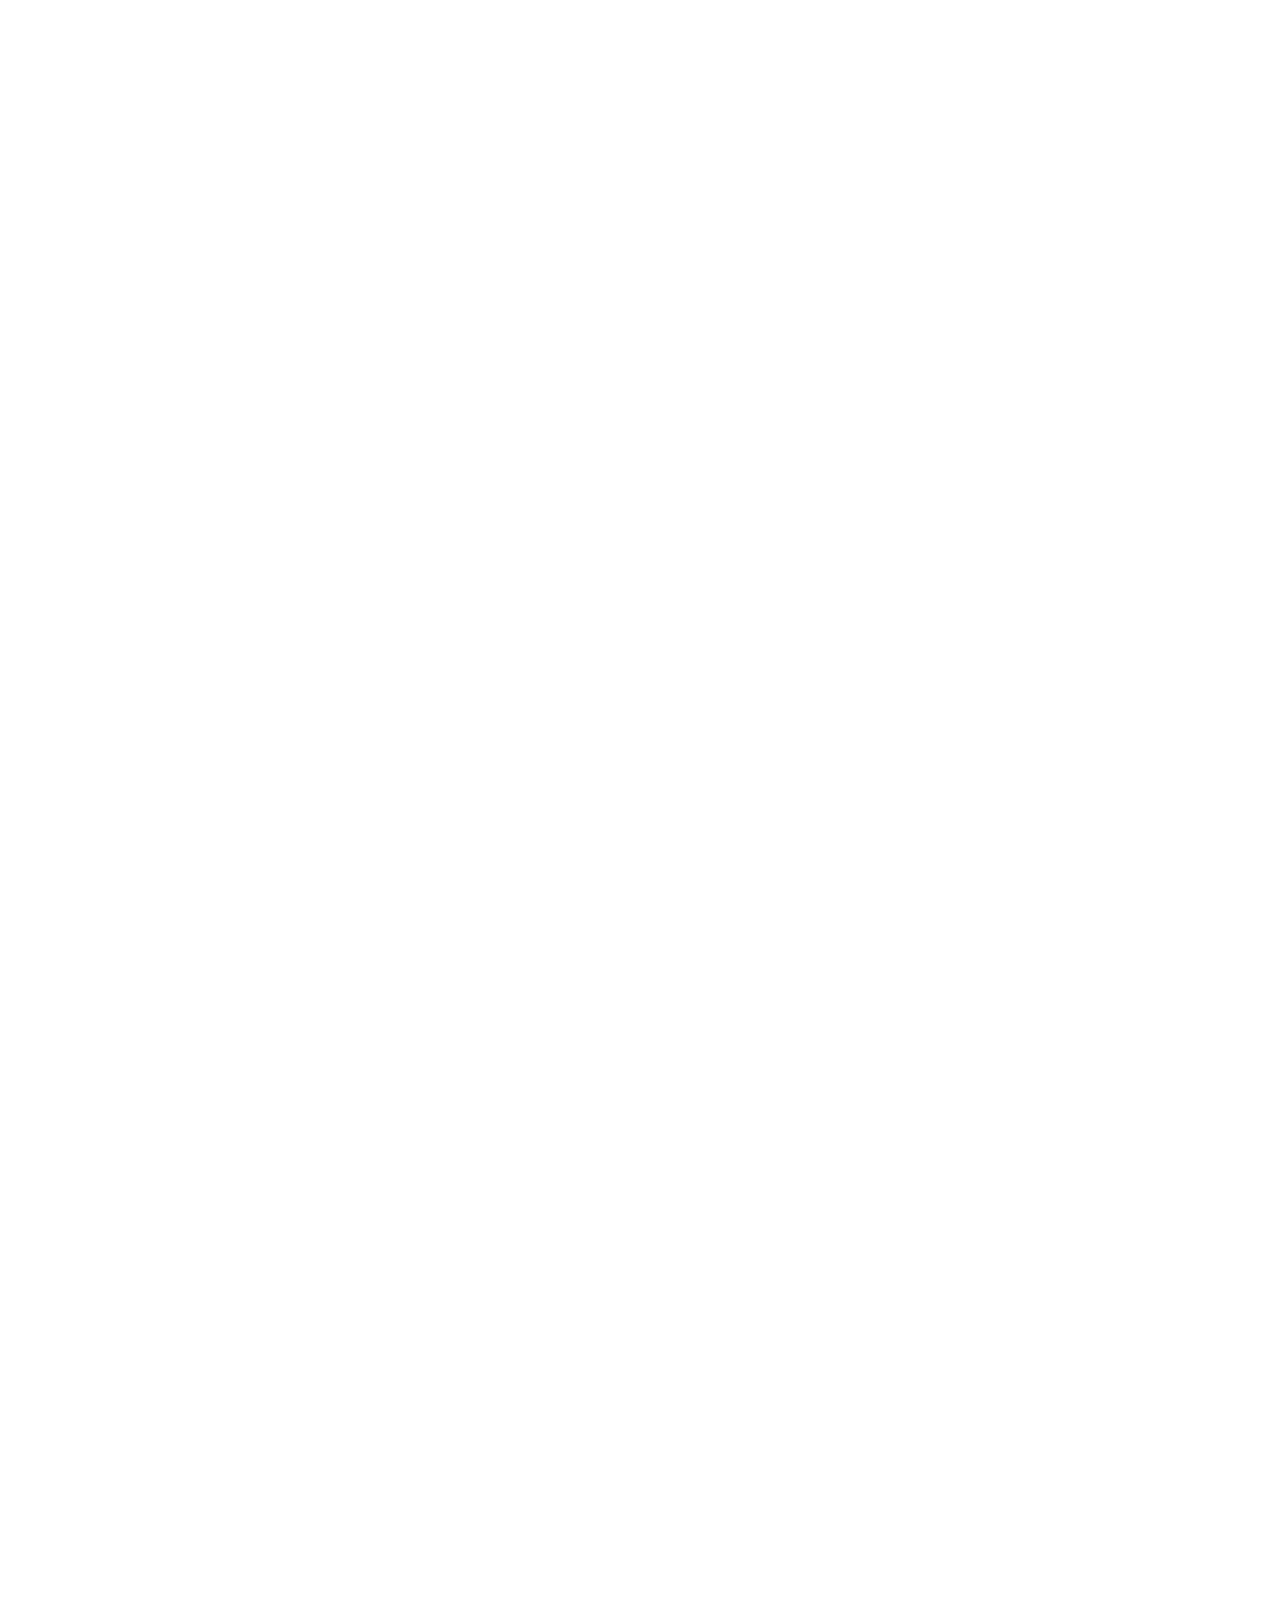
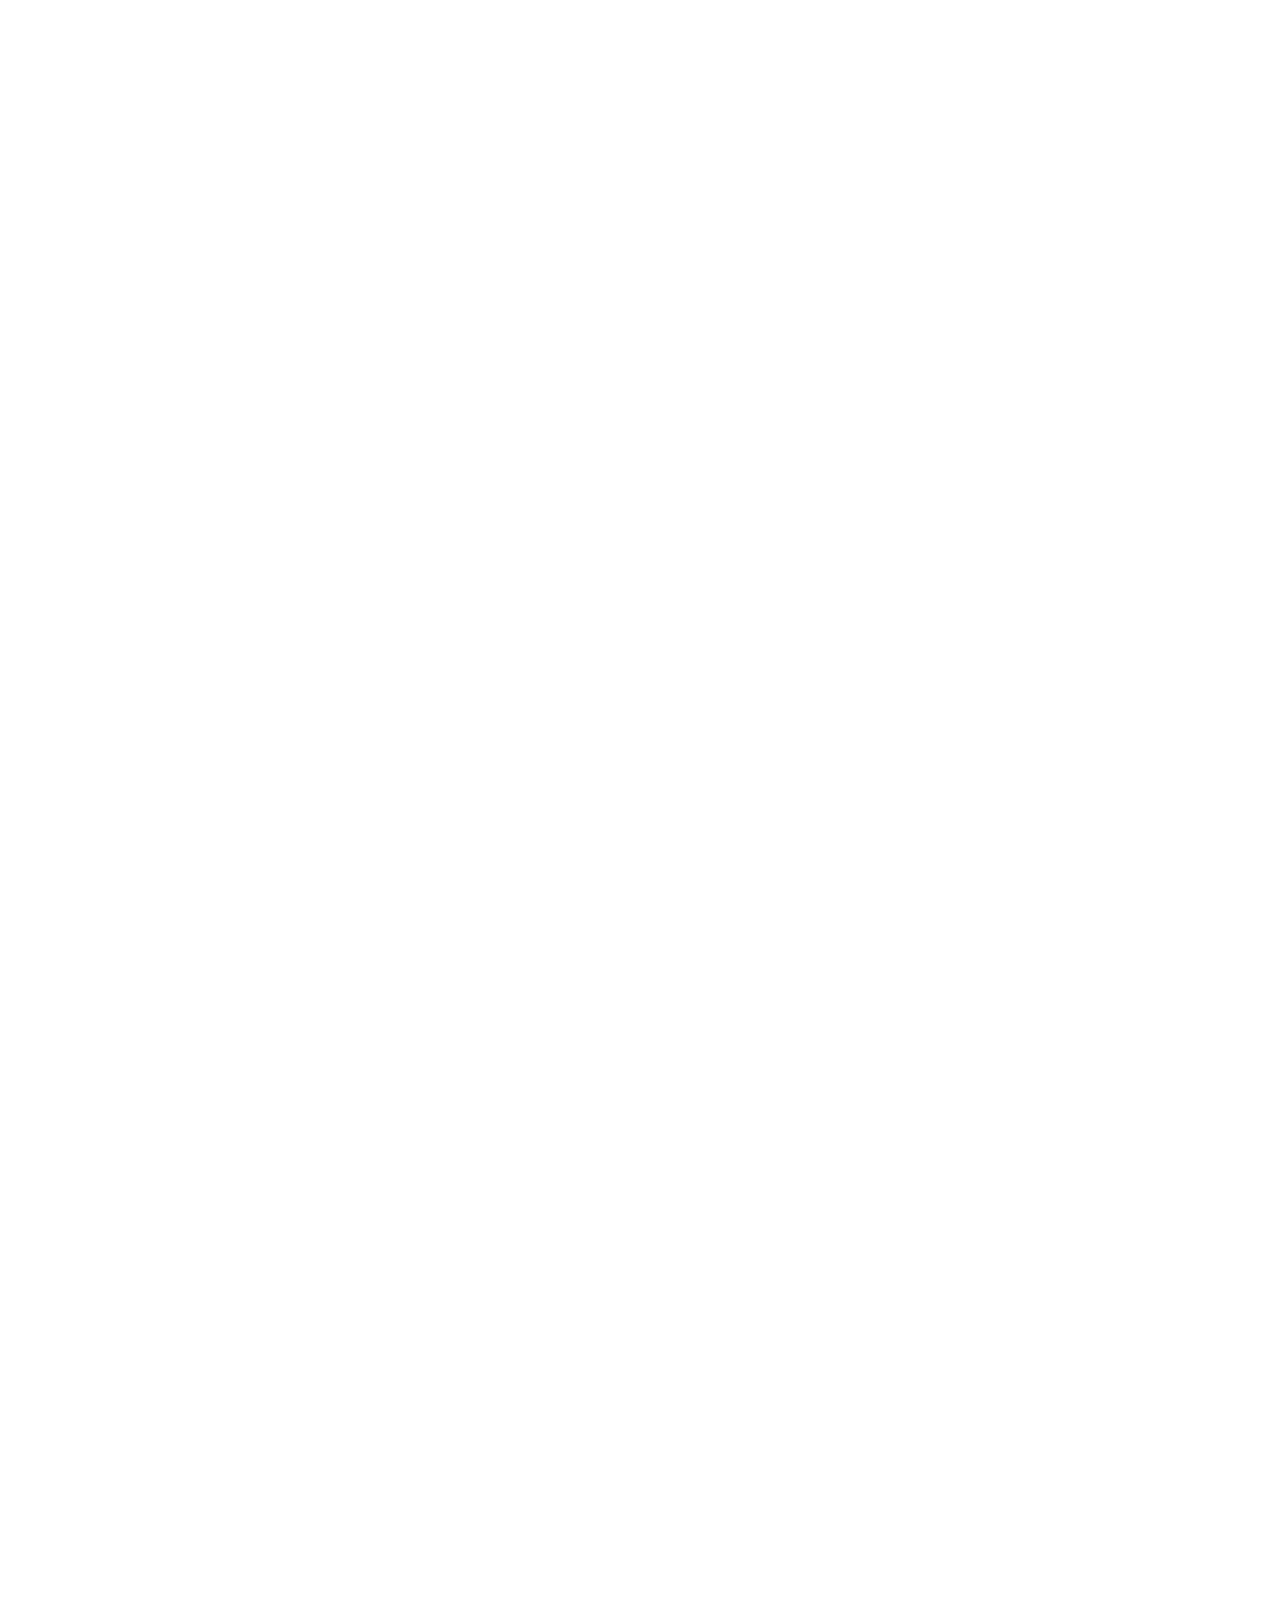
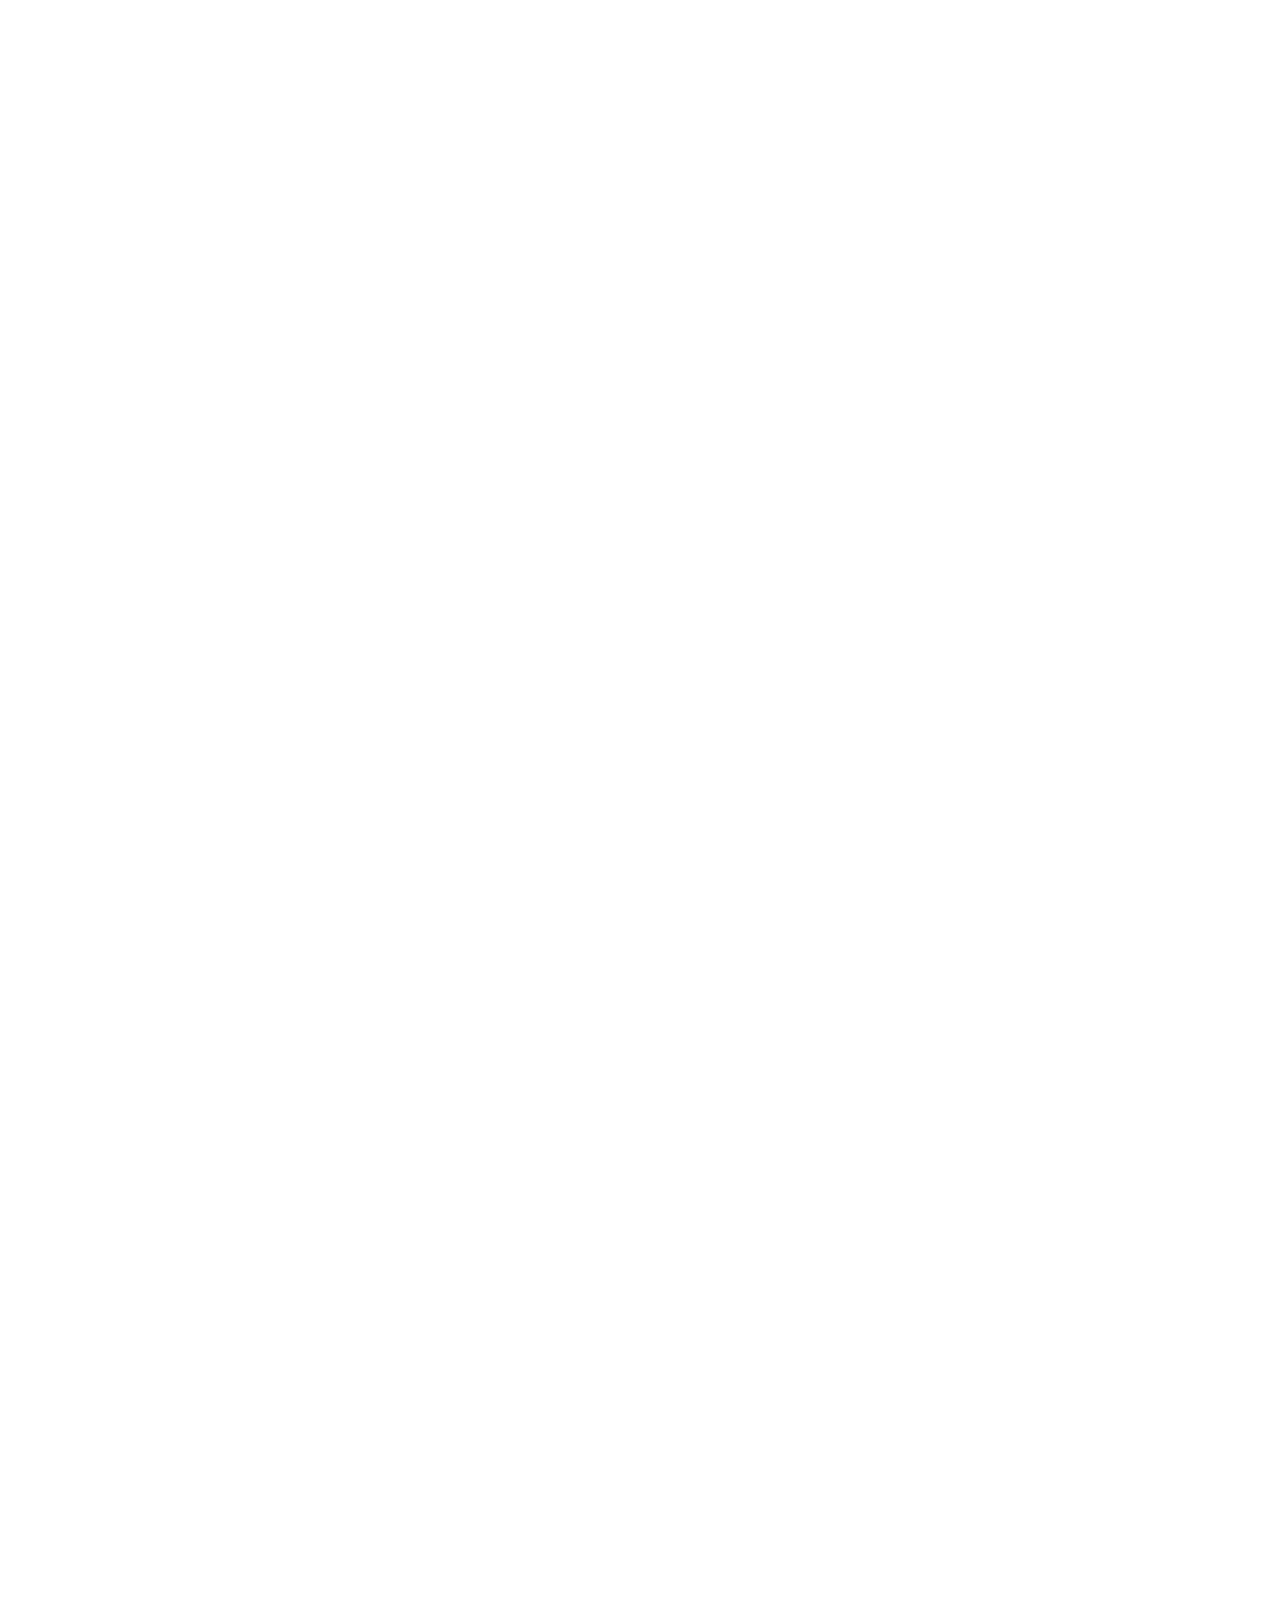
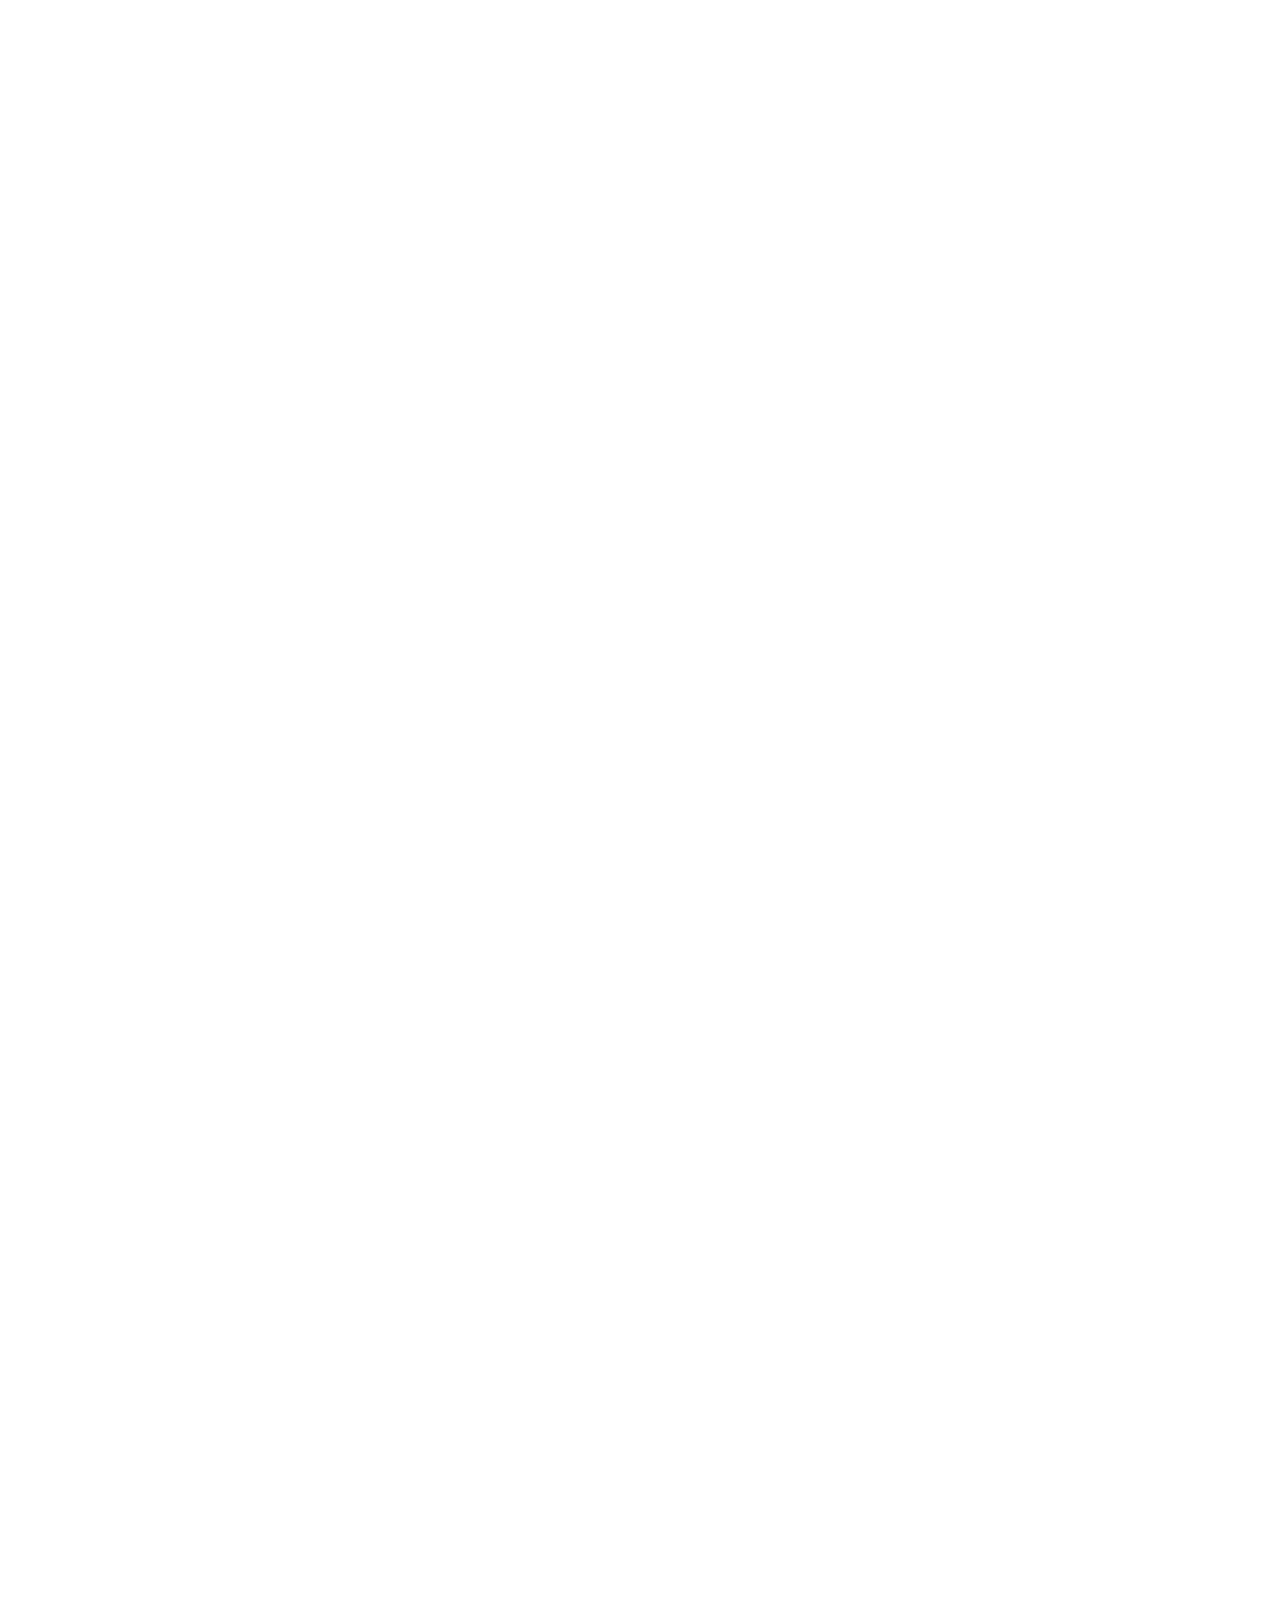
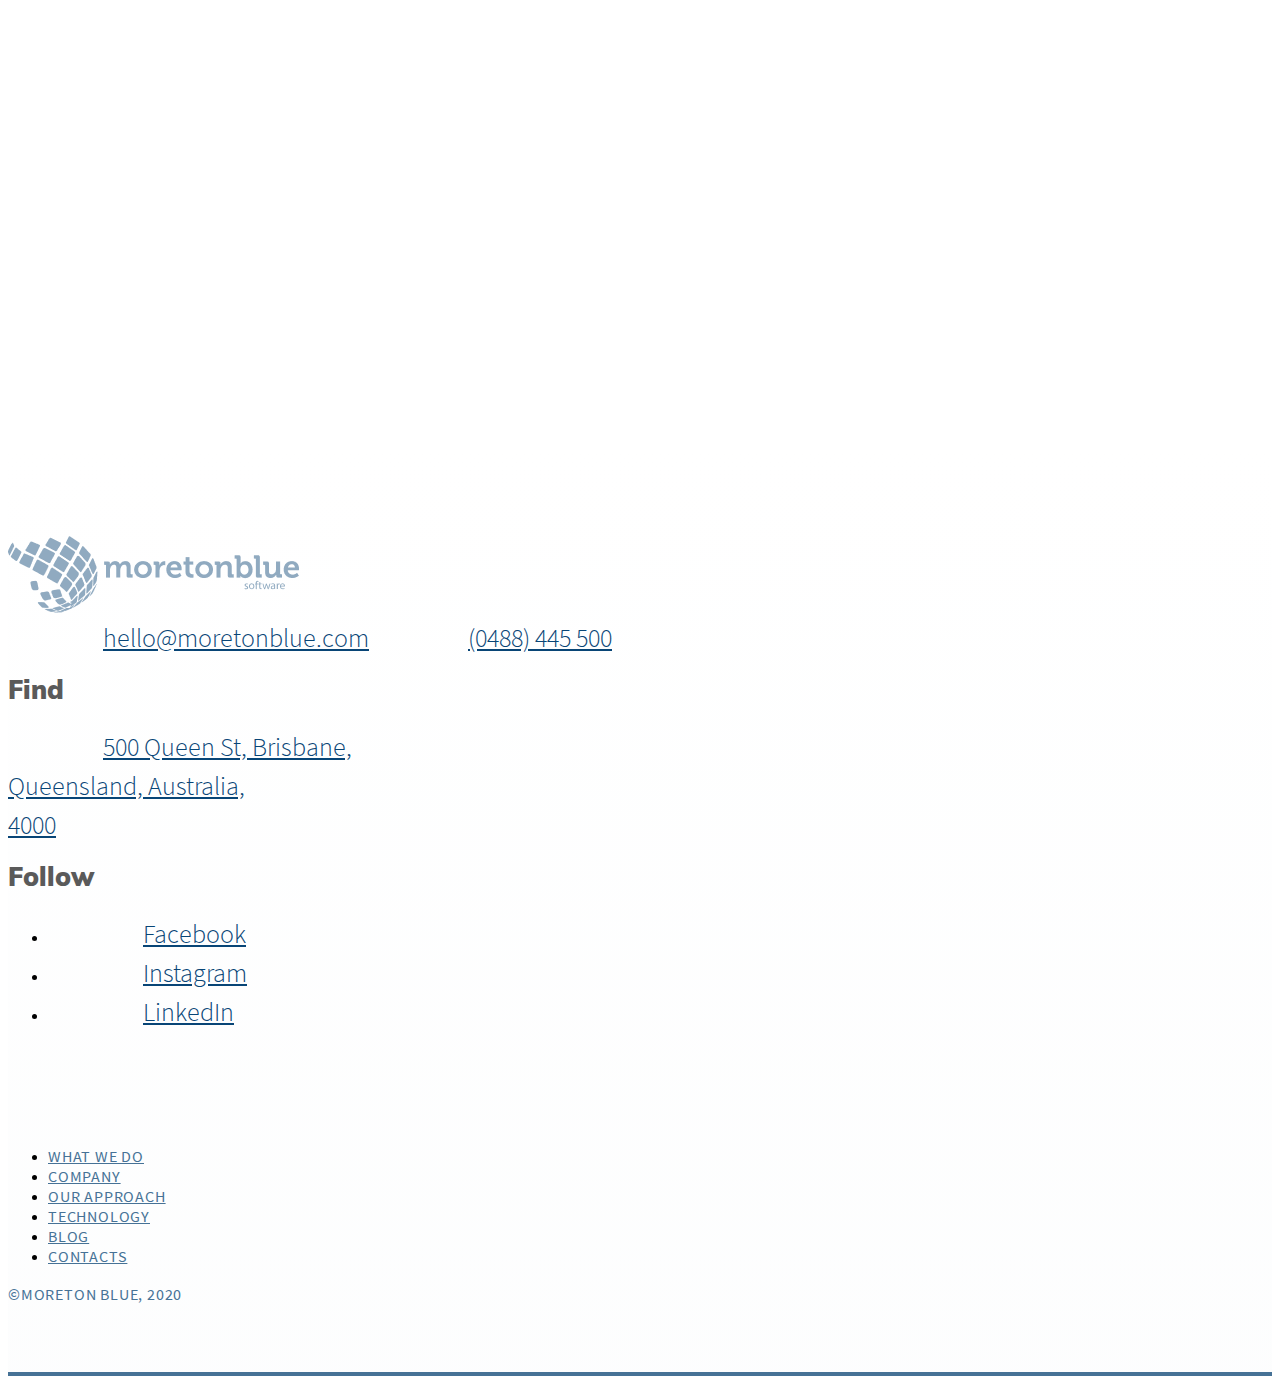
<file: what-we-do.html>
<!doctype html>
<html lang="en">
<head>
    <meta charset="utf-8">
    <meta name="viewport" content="width=device-width, initial-scale=1, shrink-to-fit=no">
    <link rel="stylesheet" href="https://stackpath.bootstrapcdn.com/bootstrap/4.5.0/css/bootstrap.min.css"
          integrity="sha384-9aIt2nRpC12Uk9gS9baDl411NQApFmC26EwAOH8WgZl5MYYxFfc+NcPb1dKGj7Sk" crossorigin="anonymous">
    <link rel="stylesheet" href="fonts/muli/stylesheet.css">
    <link rel="stylesheet" href="fonts/source-sans-pro/stylesheet.css">
    <link href="https://unpkg.com/aos@2.3.1/dist/aos.css" rel="stylesheet">
    <link rel="stylesheet" href="assets/css/what-we-do.css">
    <title>Moretonblue | What We Do</title>
</head>
<body>
<div class="overflow-hidden">
    <header>
        <nav class="navbar navbar-expand-md navbar-light justify-content-between flex-row-reverse">
            <div class="collapse navbar-collapse justify-content-md-between" id="navbarSupportedContent">
                <ul class="navbar-nav justify-content-md-around">
                    <li class="nav-item">
                        <a class="nav-link" href="./what-we-do.html">What we do <span
                                class="sr-only">(current)</span></a>
                    </li>
                    <li class="nav-item">
                        <a class="nav-link" href="./company.html">Company</a>
                    </li>
                    <li class="nav-item">
                        <a class="nav-link" href="./approach.html">Our Approach</a>
                    </li>
                    <li class="nav-item">
                        <a class="nav-link" href="./blog.html">Blog</a>
                    </li>
                </ul>
                <div>
                    <button class="btn btn-connect" type="button" onclick="location.href='./connect.html'">
                        Let’s Connect
                    </button>
                </div>
            </div>

            <button class="navbar-toggler border-0" type="button" data-toggle="collapse"
                    data-target="#navbarSupportedContent"
                    aria-controls="navbarSupportedContent" aria-expanded="false" aria-label="Toggle navigation">
            <span class="icon-burger">
                 <svg width="25" height="16" viewBox="0 0 25 16" fill="none" xmlns="http://www.w3.org/2000/svg">
                     <path fill-rule="evenodd" clip-rule="evenodd"
                           d="M0 1.26316C0 0.565535 0.565535 0 1.26316 0H23.7368C24.4345 0 25 0.565535 25 1.26316C25 1.96078 24.4345 2.52632 23.7368 2.52632H1.26316C0.565534 2.52632 0 1.96078 0 1.26316ZM0 14.7368C0 14.0392 0.565535 13.4737 1.26316 13.4737H23.7368C24.4345 13.4737 25 14.0392 25 14.7368C25 15.4345 24.4345 16 23.7368 16H1.26316C0.565534 16 0 15.4345 0 14.7368ZM1.26316 6.73685C0.565535 6.73685 0 7.30238 0 8C0 8.69763 0.565534 9.26316 1.26316 9.26316H23.7368C24.4345 9.26316 25 8.69763 25 8C25 7.30238 24.4345 6.73685 23.7368 6.73685H1.26316Z"
                           fill="white"/>
                  </svg>
            </span>
                <span class="icon-burger-after-scroll">
                <svg width="25" height="16" viewBox="0 0 25 16" fill="none" xmlns="http://www.w3.org/2000/svg">
                     <path fill-rule="evenodd" clip-rule="evenodd"
                           d="M0 1.26316C0 0.565535 0.565535 0 1.26316 0H23.7368C24.4345 0 25 0.565535 25 1.26316C25 1.96078 24.4345 2.52632 23.7368 2.52632H1.26316C0.565534 2.52632 0 1.96078 0 1.26316ZM0 14.7368C0 14.0392 0.565535 13.4737 1.26316 13.4737H23.7368C24.4345 13.4737 25 14.0392 25 14.7368C25 15.4345 24.4345 16 23.7368 16H1.26316C0.565534 16 0 15.4345 0 14.7368ZM1.26316 6.73685C0.565535 6.73685 0 7.30238 0 8C0 8.69763 0.565534 9.26316 1.26316 9.26316H23.7368C24.4345 9.26316 25 8.69763 25 8C25 7.30238 24.4345 6.73685 23.7368 6.73685H1.26316Z"
                           fill="black"/>
                </svg>
            </span>
                <span class="icon-close">
                <svg width="19" height="19" viewBox="0 0 19 19" fill="none" xmlns="http://www.w3.org/2000/svg">
                    <path fill-rule="evenodd" clip-rule="evenodd"
                          d="M2.38921 0.36997C1.89591 -0.123324 1.09613 -0.123323 0.602833 0.36997C0.10954 0.863264 0.109539 1.66305 0.602832 2.15634L7.53888 9.0924L0.36997 16.2613C-0.123324 16.7546 -0.123323 17.5544 0.36997 18.0477C0.863264 18.541 1.66305 18.541 2.15634 18.0477L9.32526 10.8788L16.4941 18.0476C16.9874 18.5409 17.7872 18.5409 18.2805 18.0476C18.7738 17.5543 18.7738 16.7546 18.2805 16.2613L11.1116 9.0924L18.0476 2.15639C18.5409 1.6631 18.5409 0.863311 18.0476 0.370017C17.5543 -0.123276 16.7546 -0.123277 16.2613 0.370016L9.32526 7.30602L2.38921 0.36997Z"
                          fill="#5A5A5A"/>
                </svg>
            </span>
            </button>

            <button class="btn btn-connect-outline" type="button" onclick="location.href='./connect.html'">
                Let’s Connect
            </button>

            <a class="navbar-brand" href="./index.html">
                <img src="assets/images/logo.png" alt="logo" class="nav-logo img-fluid">
            </a>
            <a class="navbar-brand" href="./index.html">
                <img src="assets/images/logo-after-scroll.png" alt="logo" class="nav-logo img-fluid">
            </a>
            <a class="navbar-brand d-md-none" href="./index.html">
                <img src="assets/images/logo-mobile-after-scroll.png" alt="logo" class="nav-logo img-fluid">
            </a>
        </nav>
    </header>
    <div class="banner">
        <div class="container-fluid">
            <div class="row">
                <div class="col-12 col-md-6 col-lg-7">
                    <h2 class="banner-title" data-aos="fade-down" data-aos-duration="1400">What we do</h2>
                    <p class="banner-subtitle mx-0 ml-xl-4" data-aos="fade-down" data-aos-duration="1300">Integrated expertise.</p>
                </div>
                <div class="col-12 col-md-6 col-lg-5" data-aos="fade-left" data-aos-duration="1500"
                     data-aos-easing="linear">
                    <p class="banner-text mb-0 px-xl-3">
                        From idea to execution. </p>
                    <p class="banner-text px-xl-3 mb-0">
                        We’re a full service development that builds custom web and mobile products for our clients
                    </p>
                </div>
            </div>
        </div>
    </div>
    <div class="container">
        <div class="services" data-aos="fade-up" data-aos-duration="1000">
            <div class="row flex-md-row-reverse">
                <div class="right-side col-12 col-md-4 col-lg-5">
                    <div class="img-services" data-aos="fade-up-left" data-aos-duration="600" data-aos-delay="1000">
                        <img src="assets/images/what-we-do/mobile-app.png" alt="mobile-app" class="img-fluid">
                    </div>
                    <div class="d-none d-md-block">
                        <button class="btn btn-connect">
                            i need a solution
                        </button>
                    </div>
                </div>
                <div class="left-side col-12 col-md-8 col-lg-7">
                    <div class="media align-items-center">
                        <img src="assets/images/what-we-do/mobile-icon.png" class="align-self-center mr-3"
                             alt="mobile-icon">
                        <div class="media-body">
                            <h5 class="mt-0 media-title">Mobile Apps</h5>
                        </div>
                    </div>
                    <p class="main-text">
                        As part of our work with clients we find a number have disparate software programs and platforms
                        that do
                        not communicate with each other in the way they should. This means vital information is kept in
                        several
                        places and manual or semi manual processes need to be implemented to connect and make sense of the
                        data.
                    </p>
                    <p class="main-text">
                        We love software development and enabling businesses to greater visibility into their processes.
                    </p>
                    <div class="row">
                        <ul class="col-12 col-md-6 list-unstyled">
                            <li class="list-item text-uppercase text-white">
                        <span class="mr-3">
                            <svg width="9" height="10" viewBox="0 0 9 10" fill="none"
                                 xmlns="http://www.w3.org/2000/svg">
                                <path d="M1 1.15039H9V9.15039H1V1.15039Z" fill="white"/>
                                <path d="M8 8.15039L0 8.15039L-6.99382e-07 0.150391L8 0.150391L8 8.15039Z" fill="#55A6D9"/>
                            </svg>
                        </span>
                                Egestas malesuada
                            </li>
                            <li class="list-item text-uppercase text-white">
                        <span class="mr-3">
                            <svg width="9" height="10" viewBox="0 0 9 10" fill="none"
                                 xmlns="http://www.w3.org/2000/svg">
                                <path d="M1 1.15039H9V9.15039H1V1.15039Z" fill="white"/>
                                <path d="M8 8.15039L0 8.15039L-6.99382e-07 0.150391L8 0.150391L8 8.15039Z"
                                      fill="#55A6D9"/>
                            </svg>
                        </span>
                                Velit viverra et
                            </li>
                            <li class="list-item text-uppercase text-white">
                        <span class="mr-3">
                            <svg width="9" height="10" viewBox="0 0 9 10" fill="none"
                                 xmlns="http://www.w3.org/2000/svg">
                                <path d="M1 1.15039H9V9.15039H1V1.15039Z" fill="white"/>
                                <path d="M8 8.15039L0 8.15039L-6.99382e-07 0.150391L8 0.150391L8 8.15039Z"
                                      fill="#55A6D9"/>
                            </svg>
                        </span>
                                Id mauris rhoncus
                            </li>
                        </ul>
                        <ul class="col-12 col-md-6 list-unstyled">
                            <li class="list-item text-uppercase text-white">
                        <span class="mr-3">
                            <svg width="9" height="10" viewBox="0 0 9 10" fill="none"
                                 xmlns="http://www.w3.org/2000/svg">
                                <path d="M1 1.15039H9V9.15039H1V1.15039Z" fill="white"/>
                                <path d="M8 8.15039L0 8.15039L-6.99382e-07 0.150391L8 0.150391L8 8.15039Z"
                                      fill="#55A6D9"/>
                            </svg>
                        </span>
                                Etiam molestie est
                            </li>
                            <li class="list-item text-uppercase text-white">
                        <span class="mr-3">
                            <svg width="9" height="10" viewBox="0 0 9 10" fill="none"
                                 xmlns="http://www.w3.org/2000/svg">
                                <path d="M1 1.15039H9V9.15039H1V1.15039Z" fill="white"/>
                                <path d="M8 8.15039L0 8.15039L-6.99382e-07 0.150391L8 0.150391L8 8.15039Z"
                                      fill="#55A6D9"/>
                            </svg>
                        </span>
                                Dolor feu dosafagiat
                            </li>
                            <li class="list-item text-uppercase text-white">
                        <span class="mr-3">
                            <svg width="9" height="10" viewBox="0 0 9 10" fill="none"
                                 xmlns="http://www.w3.org/2000/svg">
                                <path d="M1 1.15039H9V9.15039H1V1.15039Z" fill="white"/>
                                <path d="M8 8.15039L0 8.15039L-6.99382e-07 0.150391L8 0.150391L8 8.15039Z"
                                      fill="#55A6D9"/>
                            </svg>
                        </span>
                                Sed aliquam
                            </li>
                        </ul>
                    </div>
                    <div class="d-md-none">
                        <button class="btn btn-connect">
                            i need a solution
                        </button>
                    </div>
                </div>
            </div>
        </div>
        <div class="services" data-aos="fade-up" data-aos-duration="1000">
            <div class="row flex-md-row-reverse">
                <div class="right-side col-12 col-md-4 col-lg-5">
                    <div class="img-services" data-aos="fade-up-right" data-aos-duration="600" data-aos-delay="1000">
                        <img src="assets/images/what-we-do/web-app.png" alt="web-app" class="img-fluid">
                    </div>
                    <div class="d-none d-md-block">
                        <button class="btn btn-connect">
                            i need a solution
                        </button>
                    </div>
                </div>
                <div class="left-side col-12 col-md-8 col-lg-7">
                    <div class="media align-items-center">
                        <img src="assets/images/what-we-do/web-icon.png" class="align-self-center mr-3" alt="web-icon">
                        <div class="media-body">
                            <h5 class="mt-0 media-title">Web Apps</h5>
                        </div>
                    </div>
                    <p class="main-text">
                        As part of our work with clients we find a number have disparate software programs and platforms
                        that do
                        not communicate with each other in the way they should. This means vital information is kept in
                        several
                        places and manual or semi manual processes need to be implemented to connect and make sense of the
                        data.
                    </p>
                    <p class="main-text">
                        We love software development and enabling businesses to greater visibility into their processes.
                    </p>
                    <div class="row">
                        <ul class="col-12 col-md-6 list-unstyled">
                            <li class="list-item text-uppercase text-white">
                        <span class="mr-3">
                            <svg width="9" height="10" viewBox="0 0 9 10" fill="none"
                                 xmlns="http://www.w3.org/2000/svg">
<path d="M1 1.15039H9V9.15039H1V1.15039Z" fill="white"/>
<path d="M8 8.15039L0 8.15039L-6.99382e-07 0.150391L8 0.150391L8 8.15039Z" fill="#55A6D9"/>
</svg>
                        </span>
                                Egestas malesuada
                            </li>
                            <li class="list-item text-uppercase text-white">
                        <span class="mr-3">
                            <svg width="9" height="10" viewBox="0 0 9 10" fill="none"
                                 xmlns="http://www.w3.org/2000/svg">
                                <path d="M1 1.15039H9V9.15039H1V1.15039Z" fill="white"/>
                                <path d="M8 8.15039L0 8.15039L-6.99382e-07 0.150391L8 0.150391L8 8.15039Z"
                                      fill="#55A6D9"/>
                            </svg>
                        </span>
                                Velit viverra et
                            </li>
                            <li class="list-item text-uppercase text-white">
                        <span class="mr-3">
                            <svg width="9" height="10" viewBox="0 0 9 10" fill="none"
                                 xmlns="http://www.w3.org/2000/svg">
                                <path d="M1 1.15039H9V9.15039H1V1.15039Z" fill="white"/>
                                <path d="M8 8.15039L0 8.15039L-6.99382e-07 0.150391L8 0.150391L8 8.15039Z"
                                      fill="#55A6D9"/>
                            </svg>
                        </span>
                                Id mauris rhoncus
                            </li>
                        </ul>
                        <ul class="col-12 col-md-6 list-unstyled">
                            <li class="list-item text-uppercase text-white">
                        <span class="mr-3">
                            <svg width="9" height="10" viewBox="0 0 9 10" fill="none"
                                 xmlns="http://www.w3.org/2000/svg">
                                <path d="M1 1.15039H9V9.15039H1V1.15039Z" fill="white"/>
                                <path d="M8 8.15039L0 8.15039L-6.99382e-07 0.150391L8 0.150391L8 8.15039Z"
                                      fill="#55A6D9"/>
                            </svg>
                        </span>
                                Etiam molestie est
                            </li>
                            <li class="list-item text-uppercase text-white">
                        <span class="mr-3">
                            <svg width="9" height="10" viewBox="0 0 9 10" fill="none"
                                 xmlns="http://www.w3.org/2000/svg">
                                <path d="M1 1.15039H9V9.15039H1V1.15039Z" fill="white"/>
                                <path d="M8 8.15039L0 8.15039L-6.99382e-07 0.150391L8 0.150391L8 8.15039Z"
                                      fill="#55A6D9"/>
                            </svg>
                        </span>
                                Dolor feu dosafagiat
                            </li>
                            <li class="list-item text-uppercase text-white">
                        <span class="mr-3">
                            <svg width="9" height="10" viewBox="0 0 9 10" fill="none"
                                 xmlns="http://www.w3.org/2000/svg">
                                <path d="M1 1.15039H9V9.15039H1V1.15039Z" fill="white"/>
                                <path d="M8 8.15039L0 8.15039L-6.99382e-07 0.150391L8 0.150391L8 8.15039Z"
                                      fill="#55A6D9"/>
                            </svg>
                        </span>
                                Sed aliquam
                            </li>
                        </ul>
                    </div>

                    <div class="d-md-none">
                        <button class="btn btn-connect">
                            i need a solution
                        </button>
                    </div>
                </div>
            </div>
        </div>
        <div class="services" data-aos="fade-up" data-aos-duration="1000">
            <div class="row flex-md-row-reverse">
                <div class="right-side col-12 col-md-4 col-lg-5">
                    <div class="img-services" data-aos="fade-up" data-aos-duration="600" data-aos-delay="1000">
                        <img src="assets/images/what-we-do/system-analysis.png" alt="system-analysis" class="img-fluid">
                    </div>
                    <div class="d-none d-md-block">
                        <button class="btn btn-connect">
                            i need a solution
                        </button>
                    </div>
                </div>
                <div class="left-side col-12 col-md-8 col-lg-7">
                    <div class="media align-items-center">
                        <img src="assets/images/what-we-do/system-analysis-icon.png" class="align-self-center mr-3"
                             alt="system-analysis">
                        <div class="media-body">
                            <h5 class="mt-0 media-title">System Analysis</h5>
                        </div>
                    </div>
                    <p class="main-text">
                        As part of our work with clients we find a number have disparate software programs and platforms
                        that do not communicate with each other in the way they should. This means vital information is kept
                        in several places and manual or semi manual processes need to be implemented to connect and make
                        sense of the data.
                    </p>
                    <p class="main-text">
                        We love software development and enabling businesses to greater visibility into their processes.
                    </p>
                    <div class="row">
                        <ul class="col-12 col-md-6 list-unstyled">
                            <li class="list-item text-uppercase text-white">
                        <span class="mr-3">
                            <svg width="9" height="10" viewBox="0 0 9 10" fill="none"
                                 xmlns="http://www.w3.org/2000/svg">
<path d="M1 1.15039H9V9.15039H1V1.15039Z" fill="white"/>
<path d="M8 8.15039L0 8.15039L-6.99382e-07 0.150391L8 0.150391L8 8.15039Z" fill="#55A6D9"/>
</svg>
                        </span>
                                Egestas malesuada
                            </li>
                            <li class="list-item text-uppercase text-white">
                        <span class="mr-3">
                            <svg width="9" height="10" viewBox="0 0 9 10" fill="none"
                                 xmlns="http://www.w3.org/2000/svg">
                                <path d="M1 1.15039H9V9.15039H1V1.15039Z" fill="white"/>
                                <path d="M8 8.15039L0 8.15039L-6.99382e-07 0.150391L8 0.150391L8 8.15039Z"
                                      fill="#55A6D9"/>
                            </svg>
                        </span>
                                Velit viverra et
                            </li>
                            <li class="list-item text-uppercase text-white">
                        <span class="mr-3">
                            <svg width="9" height="10" viewBox="0 0 9 10" fill="none"
                                 xmlns="http://www.w3.org/2000/svg">
                                <path d="M1 1.15039H9V9.15039H1V1.15039Z" fill="white"/>
                                <path d="M8 8.15039L0 8.15039L-6.99382e-07 0.150391L8 0.150391L8 8.15039Z"
                                      fill="#55A6D9"/>
                            </svg>
                        </span>
                                Id mauris rhoncus
                            </li>
                        </ul>
                        <ul class="col-12 col-md-6 list-unstyled">
                            <li class="list-item text-uppercase text-white">
                        <span class="mr-3">
                            <svg width="9" height="10" viewBox="0 0 9 10" fill="none"
                                 xmlns="http://www.w3.org/2000/svg">
                                <path d="M1 1.15039H9V9.15039H1V1.15039Z" fill="white"/>
                                <path d="M8 8.15039L0 8.15039L-6.99382e-07 0.150391L8 0.150391L8 8.15039Z"
                                      fill="#55A6D9"/>
                            </svg>
                        </span>
                                Etiam molestie est
                            </li>
                            <li class="list-item text-uppercase text-white">
                        <span class="mr-3">
                            <svg width="9" height="10" viewBox="0 0 9 10" fill="none"
                                 xmlns="http://www.w3.org/2000/svg">
                                <path d="M1 1.15039H9V9.15039H1V1.15039Z" fill="white"/>
                                <path d="M8 8.15039L0 8.15039L-6.99382e-07 0.150391L8 0.150391L8 8.15039Z"
                                      fill="#55A6D9"/>
                            </svg>
                        </span>
                                Dolor feu dosafagiat
                            </li>
                            <li class="list-item text-uppercase text-white">
                        <span class="mr-3">
                            <svg width="9" height="10" viewBox="0 0 9 10" fill="none"
                                 xmlns="http://www.w3.org/2000/svg">
                                <path d="M1 1.15039H9V9.15039H1V1.15039Z" fill="white"/>
                                <path d="M8 8.15039L0 8.15039L-6.99382e-07 0.150391L8 0.150391L8 8.15039Z"
                                      fill="#55A6D9"/>
                            </svg>
                        </span>
                                Sed aliquam
                            </li>
                        </ul>
                    </div>
                    <div class="d-md-none">
                        <button class="btn btn-connect">
                            i need a solution
                        </button>
                    </div>
                </div>
            </div>
        </div>
        <div class="services" data-aos="fade-up" data-aos-duration="1000">
            <div class="row flex-md-row-reverse">
                <div class="right-side col-12 col-md-4 col-lg-5">
                    <div class="img-services" data-aos="fade-down" data-aos-duration="600" data-aos-delay="1000">
                        <img src="assets/images/what-we-do/prototyping.png" alt="prototyping" class="img-fluid">
                    </div>
                    <div class="d-none d-md-block">
                        <button class="btn btn-connect">
                            i need a solution
                        </button>
                    </div>
                </div>
                <div class="left-side col-12 col-md-8 col-lg-7">
                    <div class="media align-items-center">
                        <img src="assets/images/what-we-do/prototyping-icon.png" class="align-self-center mr-3"
                             alt="prototyping-icon">
                        <div class="media-body">
                            <h5 class="mt-0 media-title">Prototyping</h5>
                        </div>
                    </div>
                    <p class="main-text">
                        As part of our work with clients we find a number have disparate software programs and platforms
                        that do not communicate with each other in the way they should. This means vital information is kept
                        in several places and manual or semi manual processes need to be implemented to connect and make
                        sense of the data.
                    </p>
                    <p class="main-text">
                        We love software development and enabling businesses to greater visibility into their processes.
                    </p>
                    <div class="row">
                        <ul class="col-12 col-md-6 list-unstyled">
                            <li class="list-item text-uppercase text-white">
                        <span class="mr-3">
                            <svg width="9" height="10" viewBox="0 0 9 10" fill="none"
                                 xmlns="http://www.w3.org/2000/svg">
<path d="M1 1.15039H9V9.15039H1V1.15039Z" fill="white"/>
<path d="M8 8.15039L0 8.15039L-6.99382e-07 0.150391L8 0.150391L8 8.15039Z" fill="#55A6D9"/>
</svg>
                        </span>
                                Egestas malesuada
                            </li>
                            <li class="list-item text-uppercase text-white">
                        <span class="mr-3">
                            <svg width="9" height="10" viewBox="0 0 9 10" fill="none"
                                 xmlns="http://www.w3.org/2000/svg">
                                <path d="M1 1.15039H9V9.15039H1V1.15039Z" fill="white"/>
                                <path d="M8 8.15039L0 8.15039L-6.99382e-07 0.150391L8 0.150391L8 8.15039Z"
                                      fill="#55A6D9"/>
                            </svg>
                        </span>
                                Velit viverra et
                            </li>
                            <li class="list-item text-uppercase text-white">
                        <span class="mr-3">
                            <svg width="9" height="10" viewBox="0 0 9 10" fill="none"
                                 xmlns="http://www.w3.org/2000/svg">
                                <path d="M1 1.15039H9V9.15039H1V1.15039Z" fill="white"/>
                                <path d="M8 8.15039L0 8.15039L-6.99382e-07 0.150391L8 0.150391L8 8.15039Z"
                                      fill="#55A6D9"/>
                            </svg>
                        </span>
                                Id mauris rhoncus
                            </li>
                        </ul>
                        <ul class="col-12 col-md-6 list-unstyled">
                            <li class="list-item text-uppercase text-white">
                        <span class="mr-3">
                            <svg width="9" height="10" viewBox="0 0 9 10" fill="none"
                                 xmlns="http://www.w3.org/2000/svg">
                                <path d="M1 1.15039H9V9.15039H1V1.15039Z" fill="white"/>
                                <path d="M8 8.15039L0 8.15039L-6.99382e-07 0.150391L8 0.150391L8 8.15039Z"
                                      fill="#55A6D9"/>
                            </svg>
                        </span>
                                Etiam molestie est
                            </li>
                            <li class="list-item text-uppercase text-white">
                        <span class="mr-3">
                            <svg width="9" height="10" viewBox="0 0 9 10" fill="none"
                                 xmlns="http://www.w3.org/2000/svg">
                                <path d="M1 1.15039H9V9.15039H1V1.15039Z" fill="white"/>
                                <path d="M8 8.15039L0 8.15039L-6.99382e-07 0.150391L8 0.150391L8 8.15039Z"
                                      fill="#55A6D9"/>
                            </svg>
                        </span>
                                Dolor feu dosafagiat
                            </li>
                            <li class="list-item text-uppercase text-white">
                        <span class="mr-3">
                            <svg width="9" height="10" viewBox="0 0 9 10" fill="none"
                                 xmlns="http://www.w3.org/2000/svg">
                                <path d="M1 1.15039H9V9.15039H1V1.15039Z" fill="white"/>
                                <path d="M8 8.15039L0 8.15039L-6.99382e-07 0.150391L8 0.150391L8 8.15039Z"
                                      fill="#55A6D9"/>
                            </svg>
                        </span>
                                Sed aliquam
                            </li>
                        </ul>
                    </div>
                    <div class="d-md-none">
                        <button class="btn btn-connect">
                            i need a solution
                        </button>
                    </div>
                </div>
            </div>
        </div>
        <div class="drive" data-aos="fade-down" data-aos-duration="1500">
            <div class="row">
                <div class="col-12 px-0">
                    <h2 class="drive-title text-center text-white">Drive your business forward </h2>
                    <p class="main-text text-center text-white">
                        We offer full-stack web development capabilities. Our team has extensive experience in building
                        cloud applications on Amazon Web Services (AWS) .
                    </p>
                    <div class="text-center">
                        <button class="btn btn-connect">
                            Let’s Connect
                        </button>
                    </div>
                </div>
            </div>
        </div>
    </div>
    <footer>
        <div class="container">
            <div class="row">
                <div class="col-12 col-md-5 mb-5 mb-md-0">
                    <a href="./index.html" class="footer-logo d-block">
                        <img src="assets/images/logo-footer.png" alt="logo" class="img-fluid">
                    </a>
                    <div class="contact">
                        <a href="mailto:hello@moretonblue.com" class="contact-link d-block text-decoration-none"
                           target="_blank">hello@moretonblue.com</a>
                        <a href="tel:(0488)445500" class="contact-link d-block text-decoration-none" target="_blank">(0488)
                            445 500</a>
                    </div>
                </div>
                <div class="col-6 col-md-4">
                    <h3 class="subtitle">
                        Find
                    </h3>
                    <div class="contact">
                        <a href="https://goo.gl/maps/VaRfTarU2U1w9EAK9"
                           class="contact-link d-block text-decoration-none p-0" target="_blank">
                            500 Queen St, Brisbane,<br>
                            Queensland, Australia,<br>
                            4000
                        </a>
                    </div>
                </div>
                <div class="col-6 col-md-3">
                    <h3 class="subtitle">
                        Follow
                    </h3>
                    <ul class="list-unstyled contact">
                        <li class="footer-nav-item">
                            <a href="#" class="contact-link d-block text-decoration-none p-0" target="_blank">
                                Facebook
                            </a>
                        </li>
                        <li class="footer-nav-item">
                            <a href="#" class="contact-link d-block text-decoration-none p-0" target="_blank">
                                Instagram
                            </a>
                        </li>
                        <li class="footer-nav-item">
                            <a href="#" class="contact-link d-block text-decoration-none p-0" target="_blank">
                                LinkedIn
                            </a>
                        </li>
                    </ul>
                </div>
                <div class="footer-navbar col-12 d-flex flex-column flex-lg-row">
                    <ul class="nav flex-fill">
                        <li class="nav-item">
                            <a class="nav-link" href="./what-we-do.html">What we do</a>
                        </li>
                        <li class="nav-item">
                            <a class="nav-link" href="./company.html">Company</a>
                        </li>
                        <li class="nav-item">
                            <a class="nav-link" href="./approach.html">Our Approach</a>
                        </li>
                        <li class="nav-item">
                            <a class="nav-link" href="./index.html">Technology</a>
                        </li>
                        <li class="nav-item">
                            <a class="nav-link" href="./blog.html">Blog</a>
                        </li>
                        <li class="nav-item">
                            <a class="nav-link" href="./connect.html">Contacts</a>
                        </li>
                    </ul>
                    <p class="privacy mb-0">
                        ©MORETON BLUE, 2020
                    </p>
                </div>
            </div>
        </div>
    </footer>
</div>
<script src="https://code.jquery.com/jquery-3.5.1.slim.min.js"
        integrity="sha384-DfXdz2htPH0lsSSs5nCTpuj/zy4C+OGpamoFVy38MVBnE+IbbVYUew+OrCXaRkfj"
        crossorigin="anonymous"></script>
<script src="https://cdn.jsdelivr.net/npm/popper.js@1.16.0/dist/umd/popper.min.js"
        integrity="sha384-Q6E9RHvbIyZFJoft+2mJbHaEWldlvI9IOYy5n3zV9zzTtmI3UksdQRVvoxMfooAo"
        crossorigin="anonymous"></script>
<script src="https://stackpath.bootstrapcdn.com/bootstrap/4.5.0/js/bootstrap.min.js"
        integrity="sha384-OgVRvuATP1z7JjHLkuOU7Xw704+h835Lr+6QL9UvYjZE3Ipu6Tp75j7Bh/kR0JKI"
        crossorigin="anonymous"></script>
<script src="https://unpkg.com/aos@2.3.1/dist/aos.js"></script>
<script src="assets/js/nav-scroll.js"></script>
<script src="assets/js/scroll.js"></script>
</body>
</html>
</file>
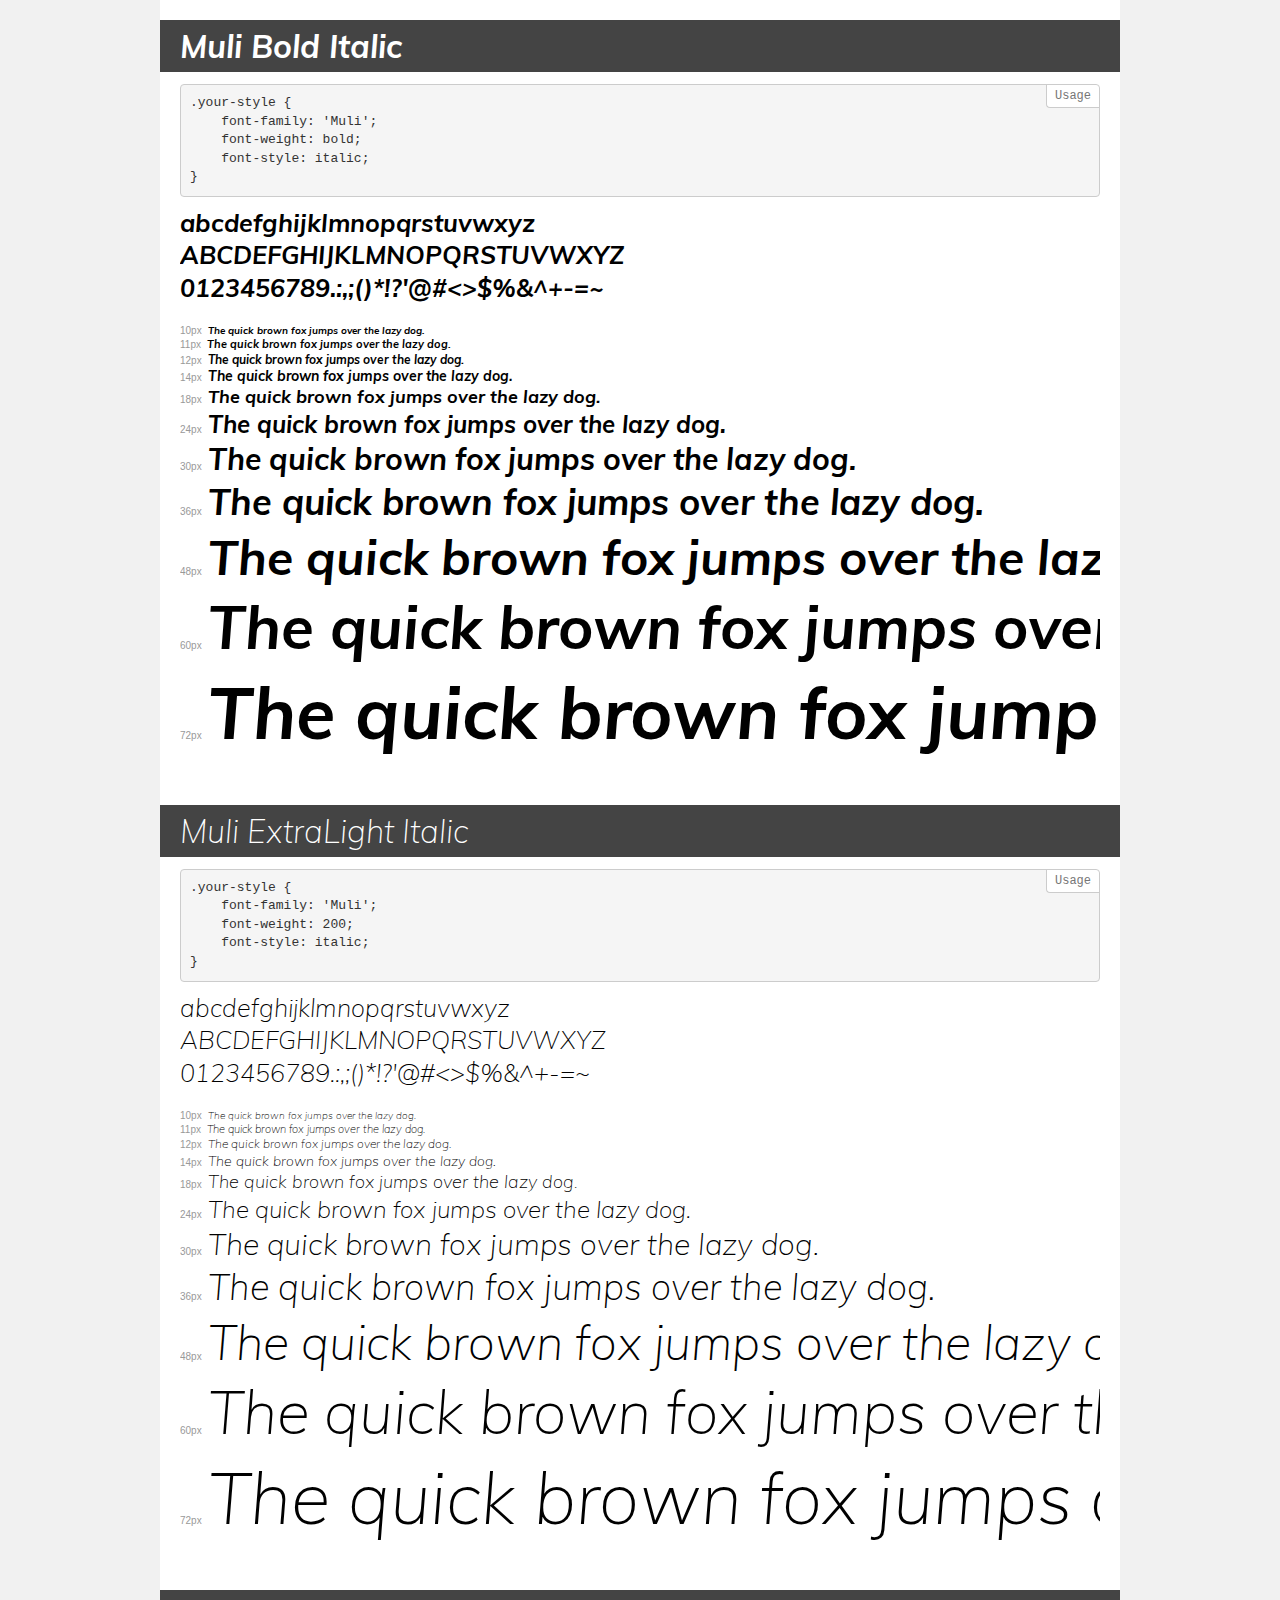
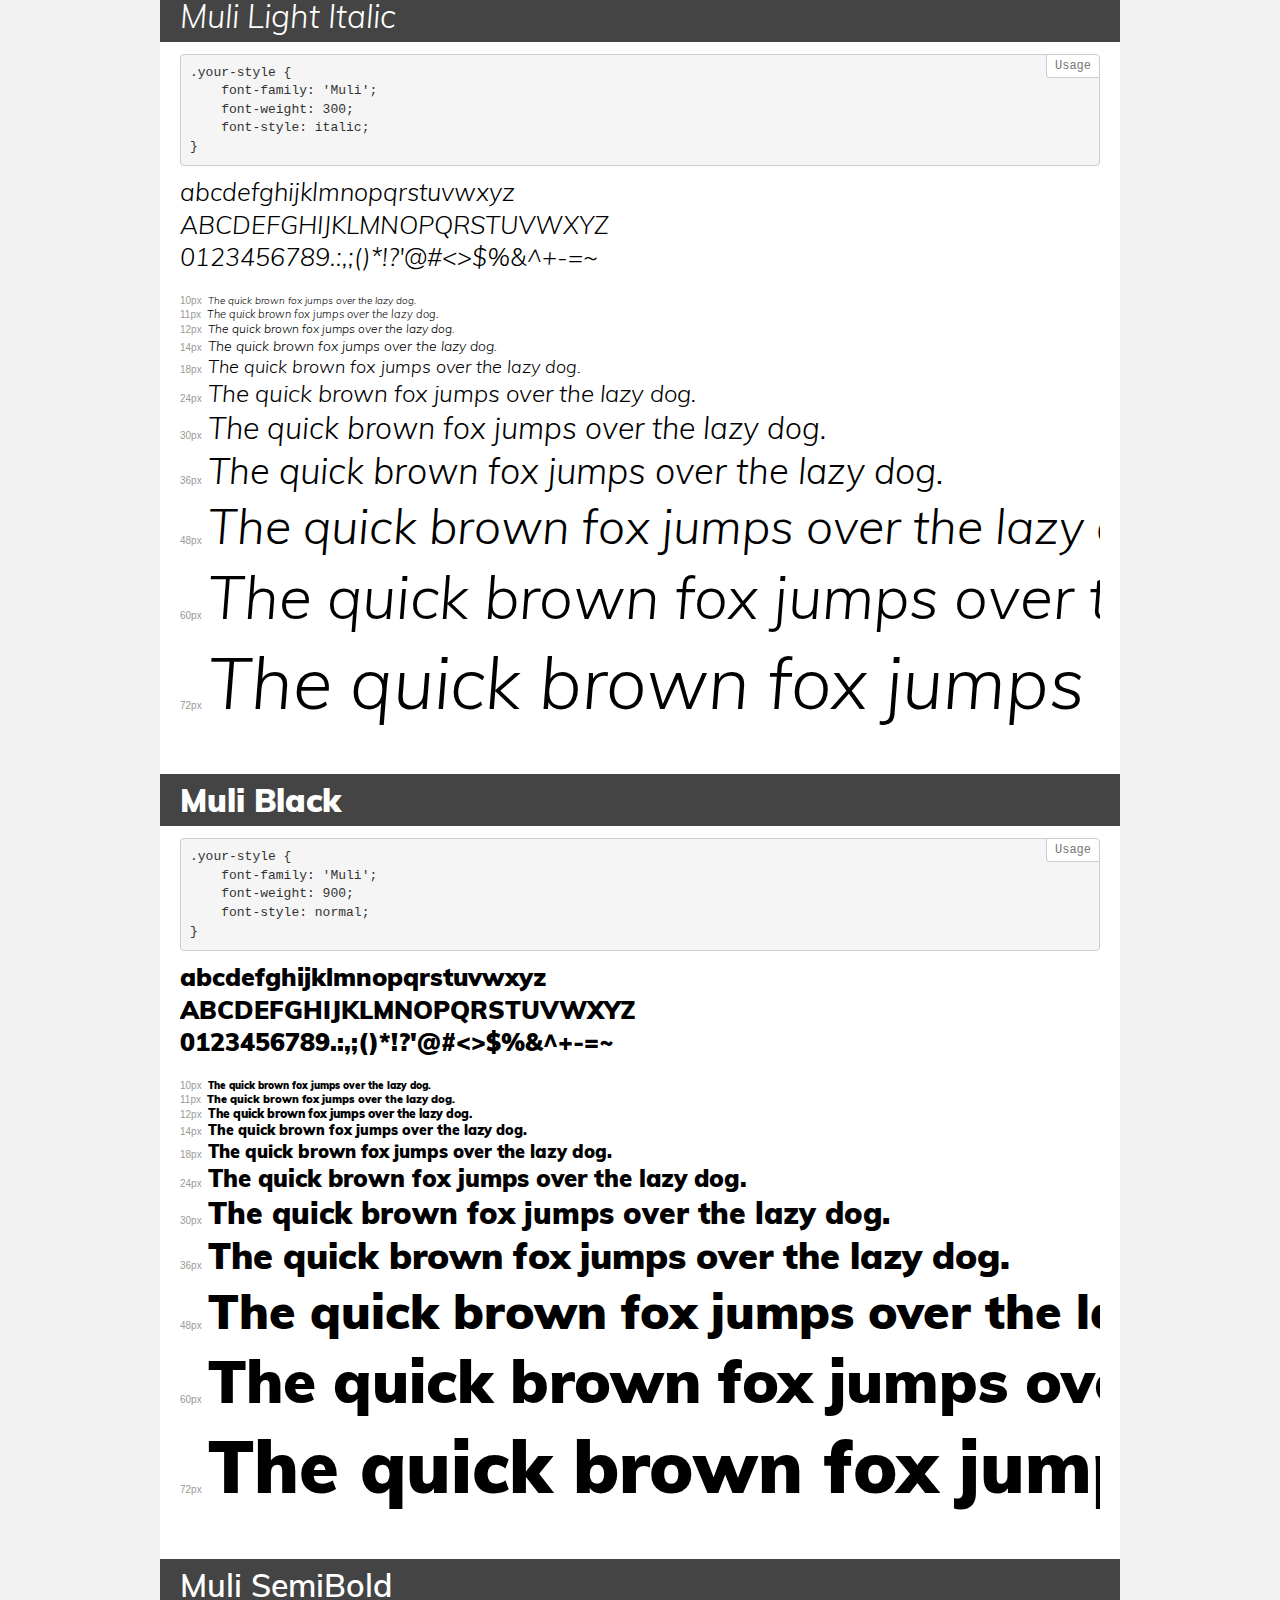
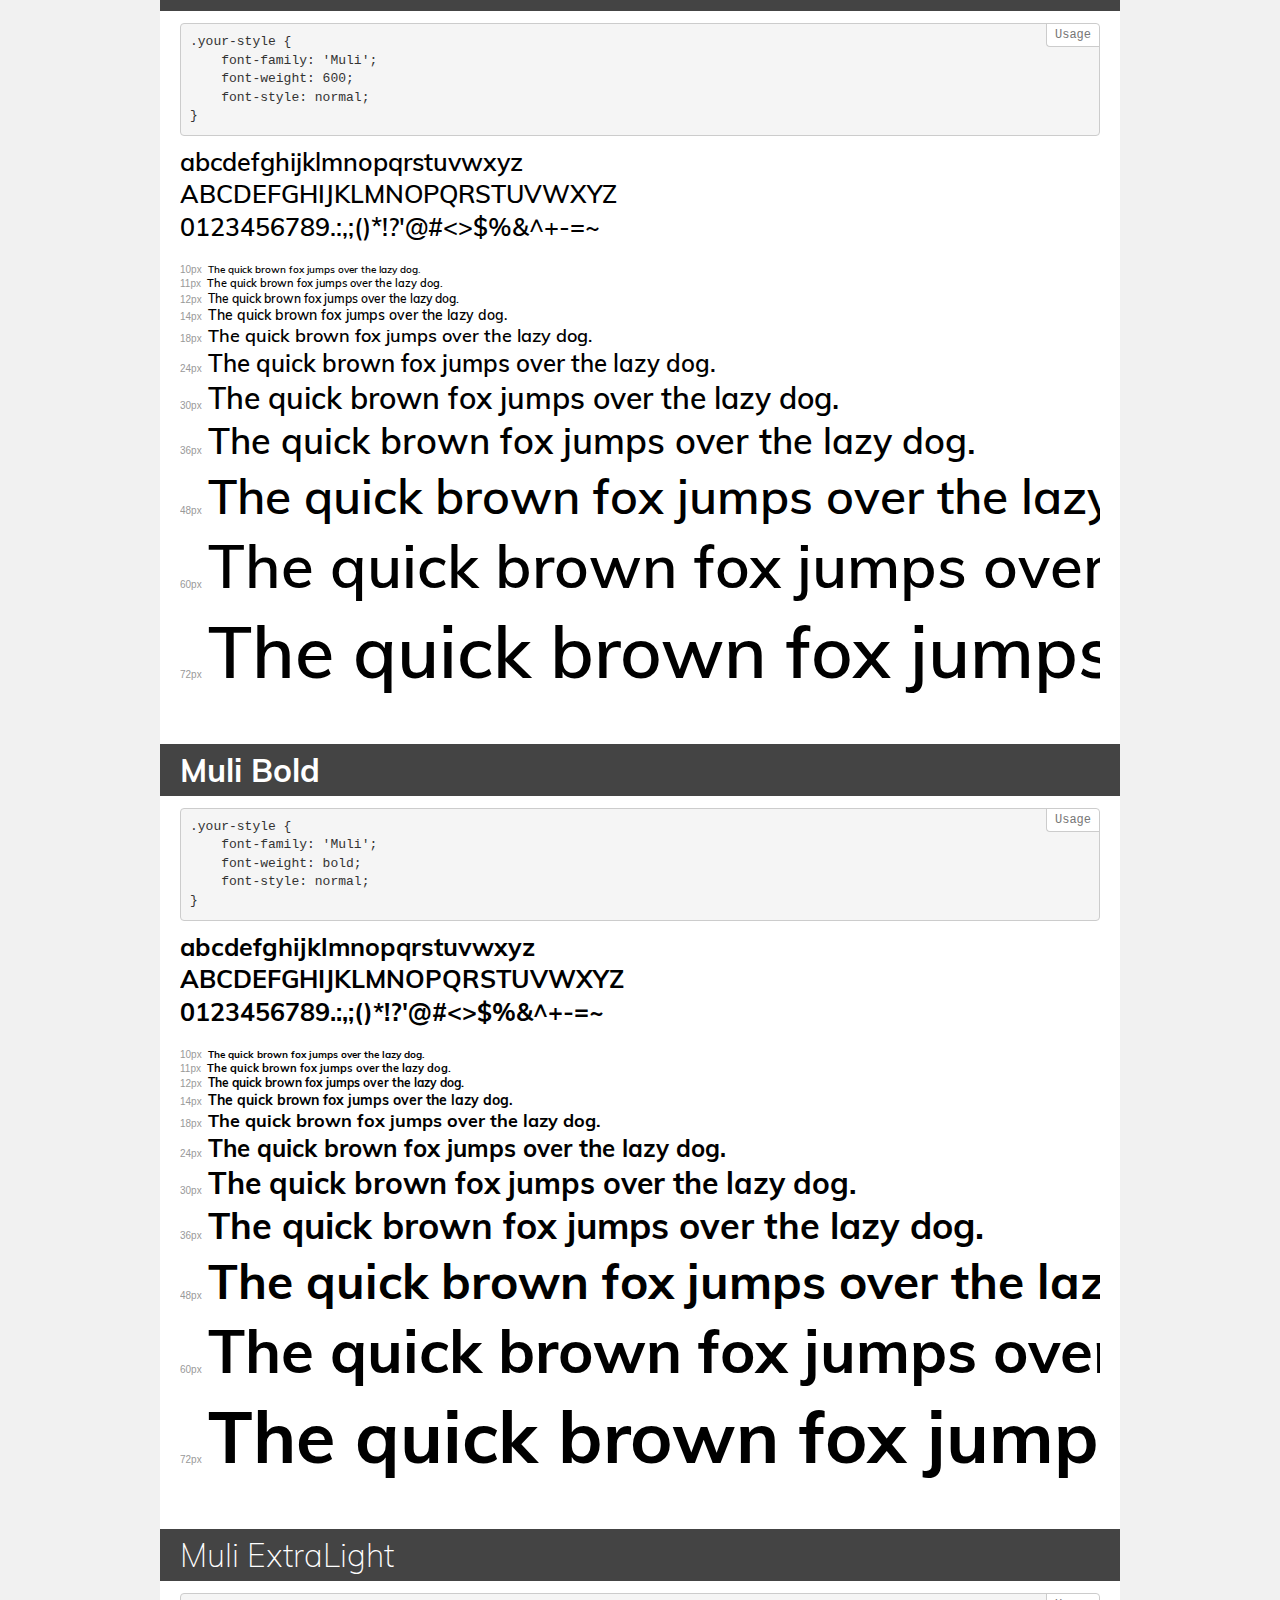
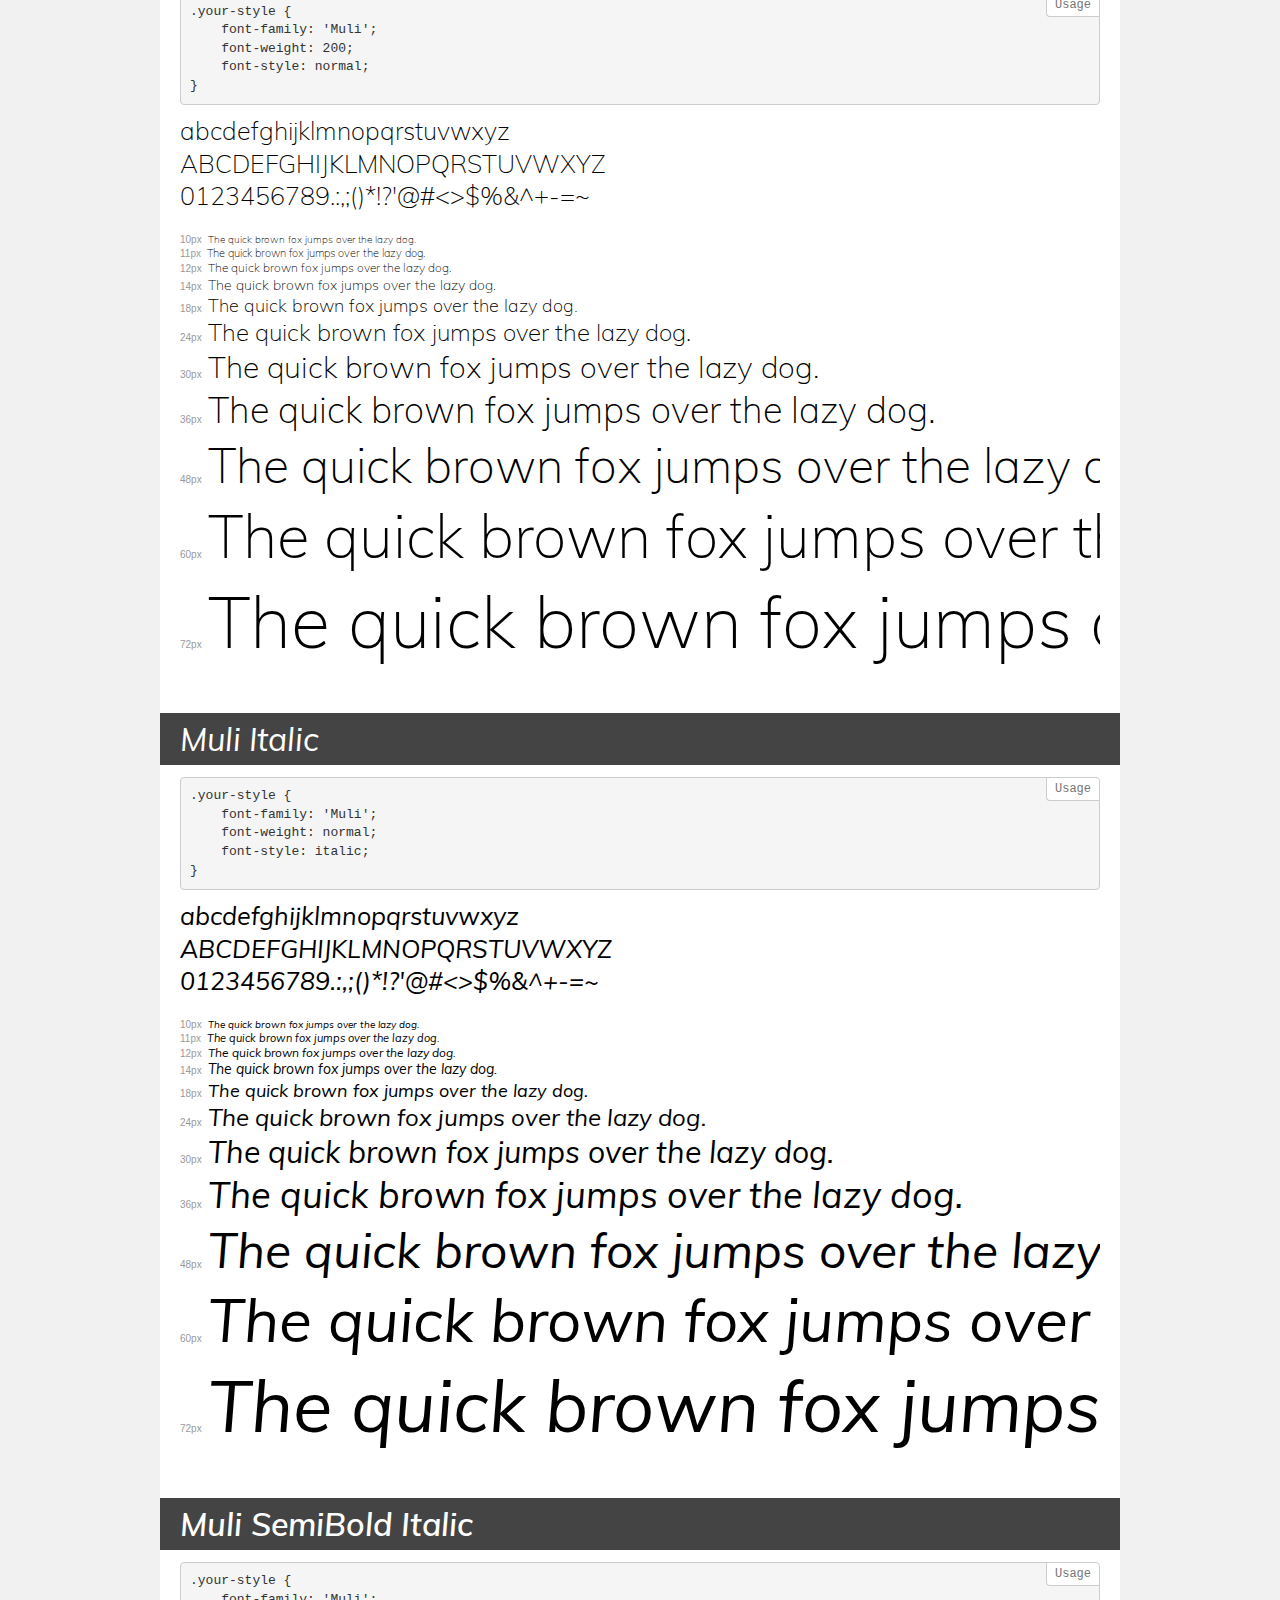
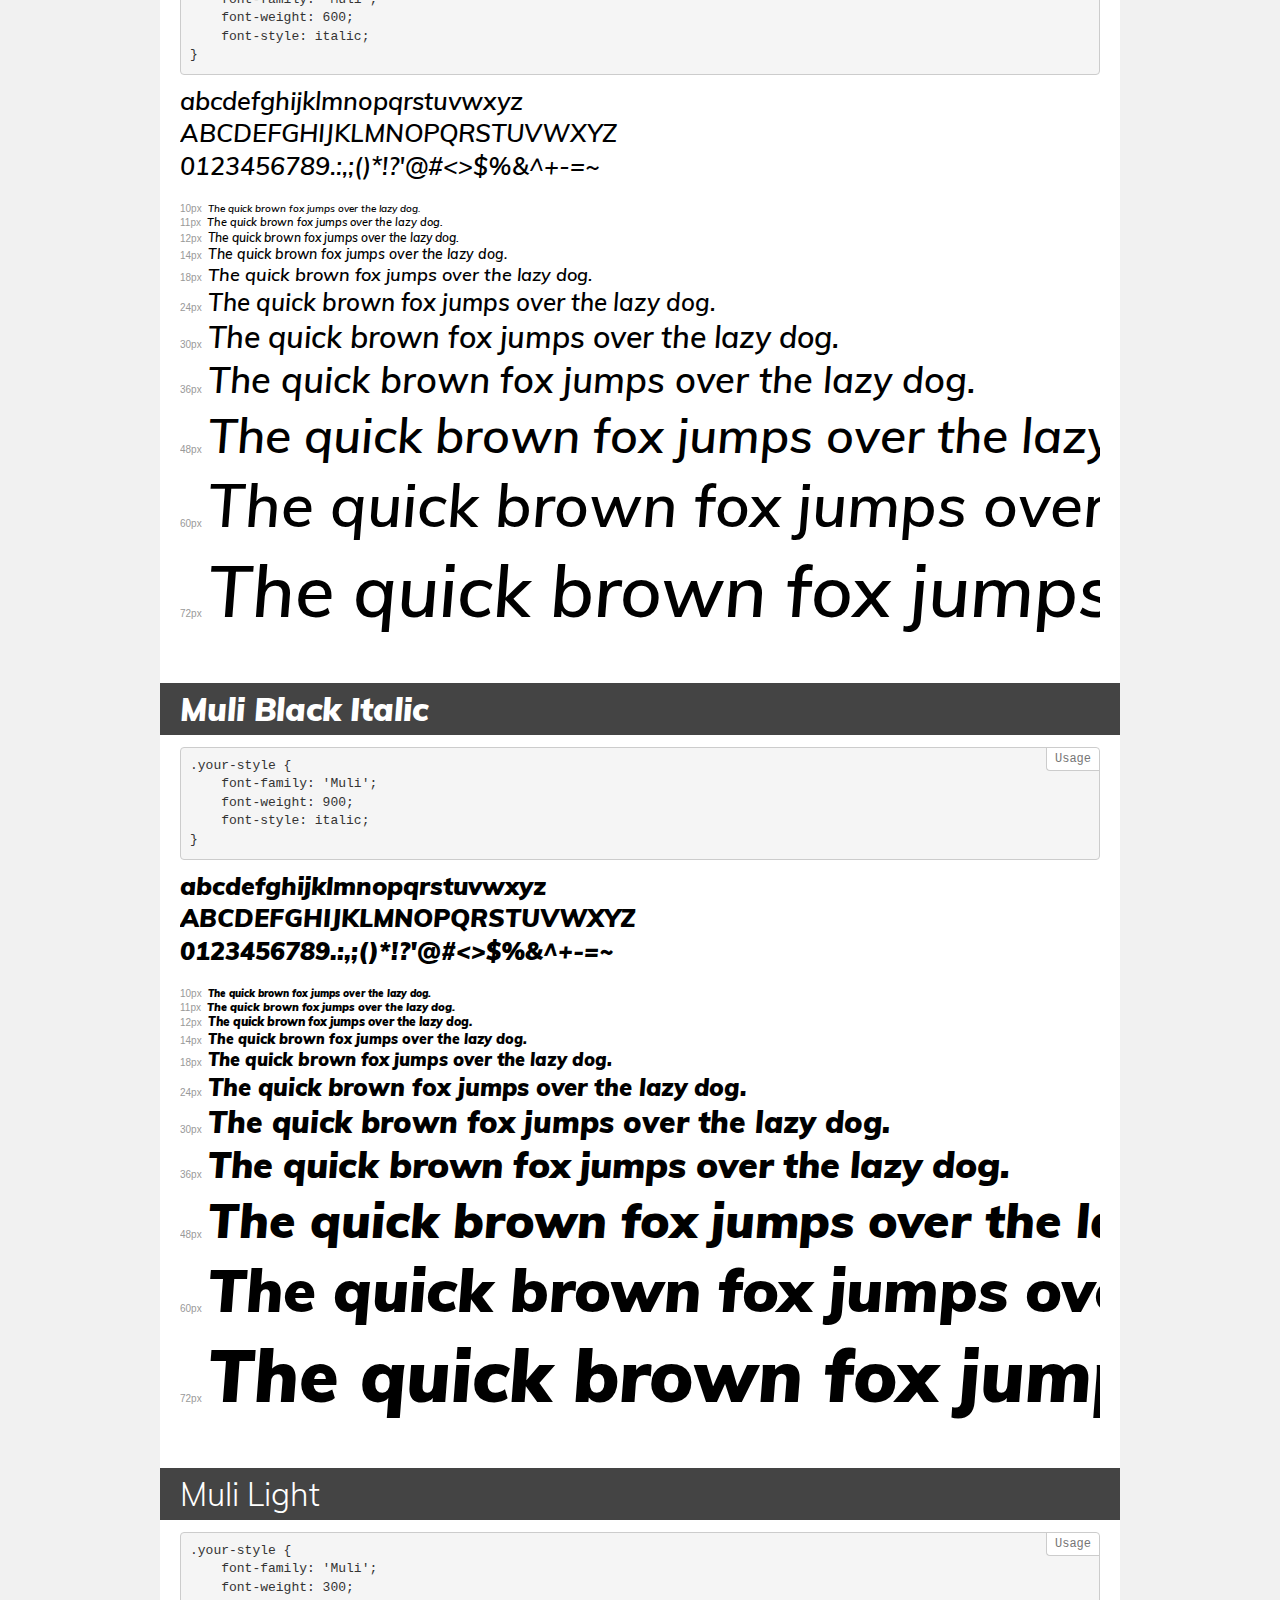
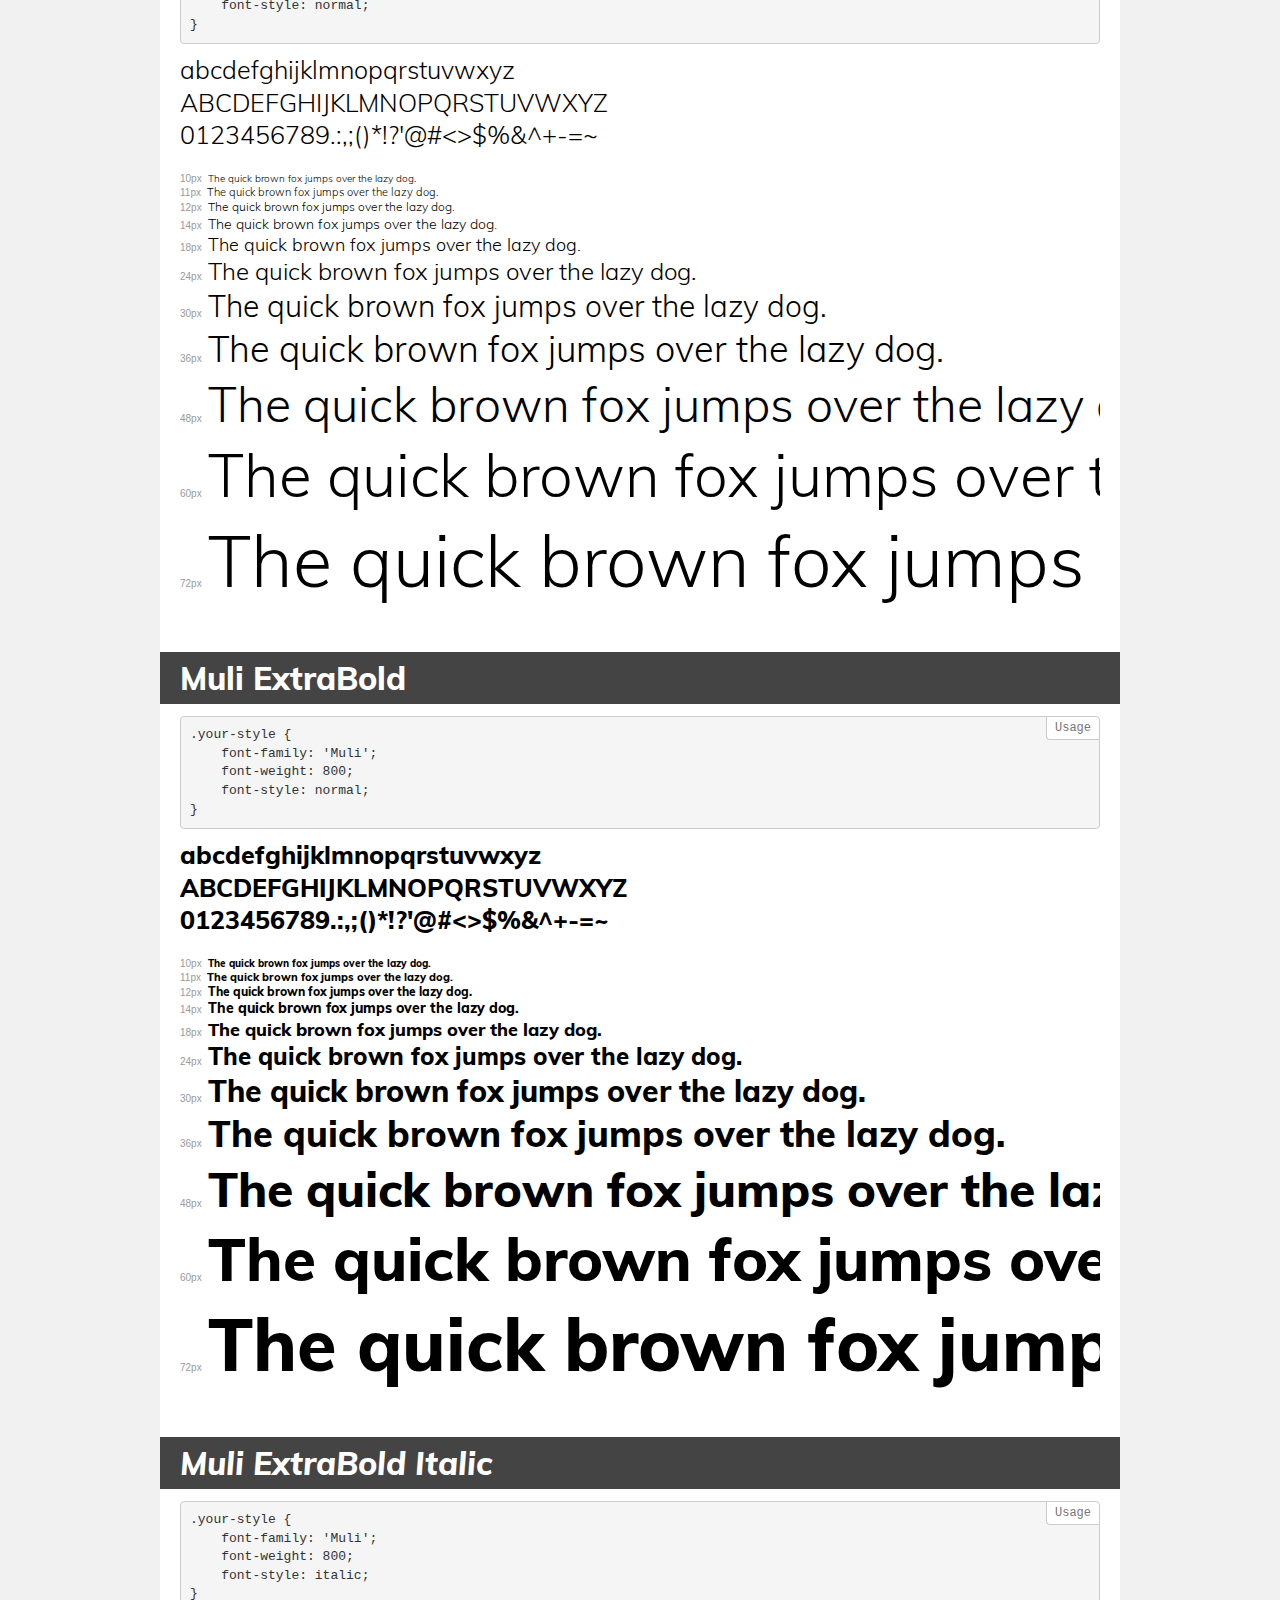
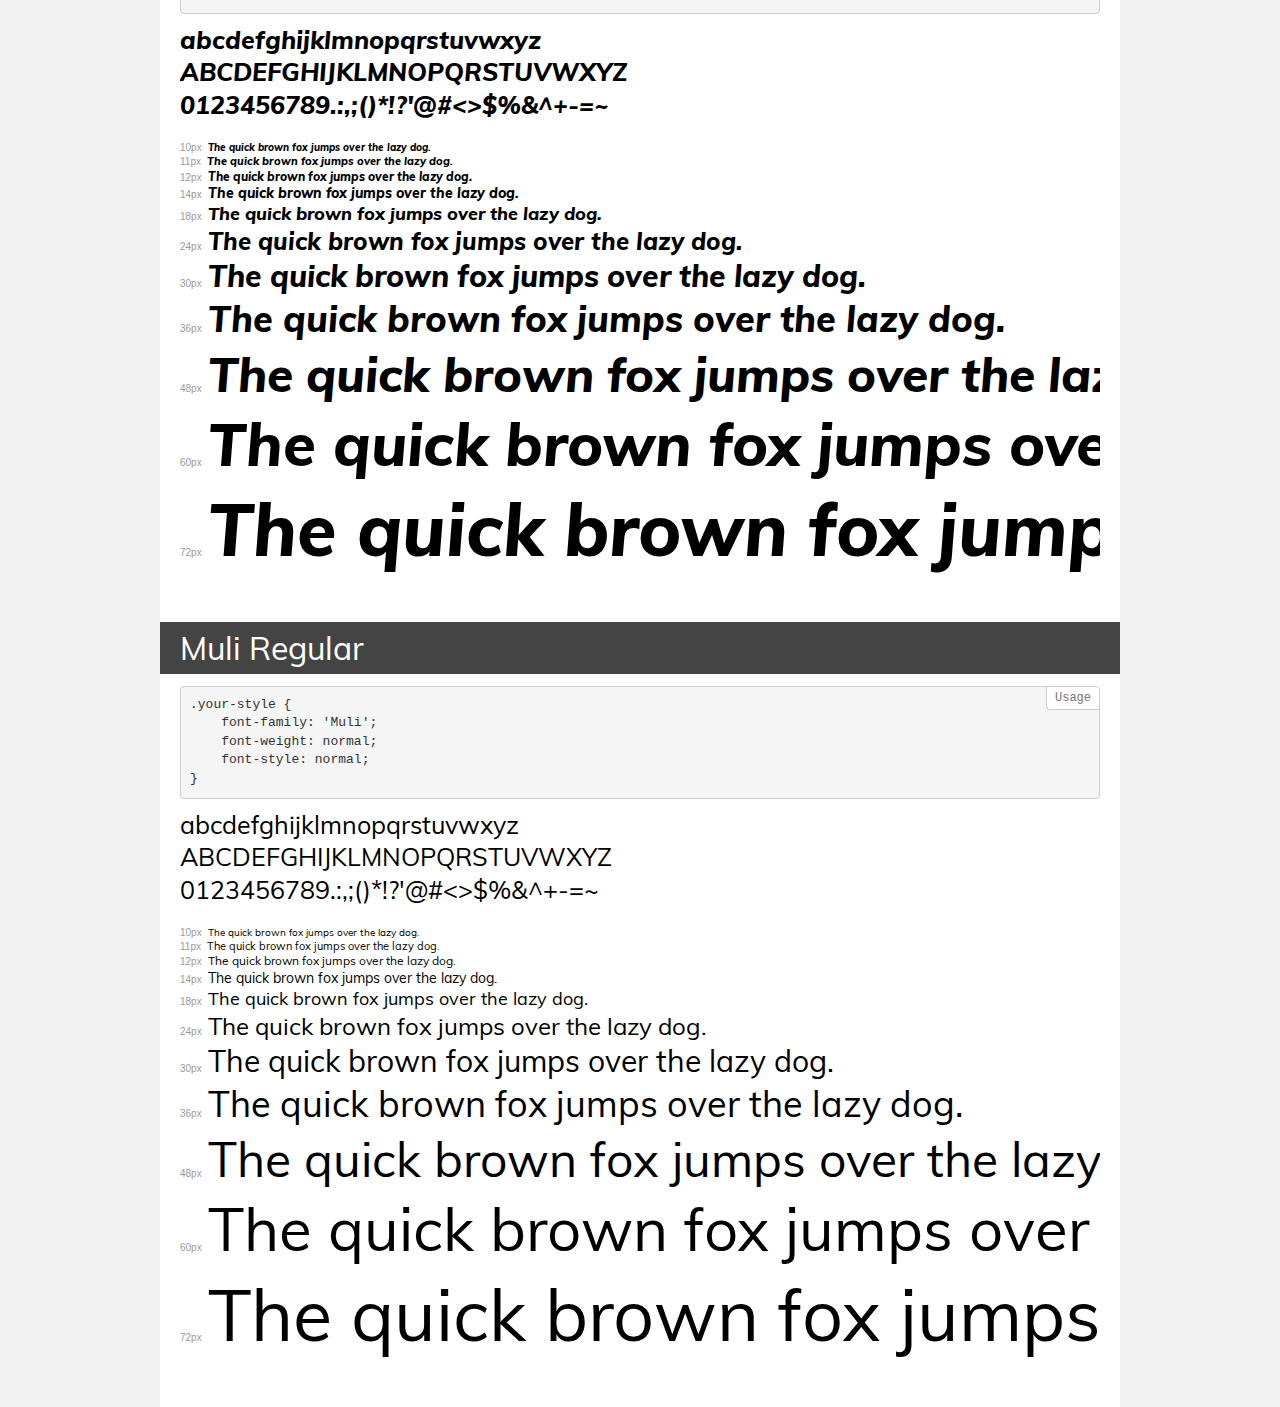
<file: fonts/muli/demo.html>
<!DOCTYPE html>
<html>
<head>
    <meta charset="utf-8">
    <meta http-equiv="X-UA-Compatible" content="IE=edge">
    <meta name="viewport" content="width=device-width, initial-scale=1">
    <meta name="robots" content="noindex, noarchive">
    <meta name="format-detection" content="telephone=no">
    <title>Transfonter demo</title>
    <link href="stylesheet.css" rel="stylesheet">
    <style>
        /*
        http://meyerweb.com/eric/tools/css/reset/
        v2.0 | 20110126
        License: none (public domain)
        */
        html, body, div, span, applet, object, iframe,
        h1, h2, h3, h4, h5, h6, p, blockquote, pre,
        a, abbr, acronym, address, big, cite, code,
        del, dfn, em, img, ins, kbd, q, s, samp,
        small, strike, strong, sub, sup, tt, var,
        b, u, i, center,
        dl, dt, dd, ol, ul, li,
        fieldset, form, label, legend,
        table, caption, tbody, tfoot, thead, tr, th, td,
        article, aside, canvas, details, embed,
        figure, figcaption, footer, header, hgroup,
        menu, nav, output, ruby, section, summary,
        time, mark, audio, video {
            margin: 0;
            padding: 0;
            border: 0;
            font-size: 100%;
            font: inherit;
            vertical-align: baseline;
        }
        /* HTML5 display-role reset for older browsers */
        article, aside, details, figcaption, figure,
        footer, header, hgroup, menu, nav, section {
            display: block;
        }
        body {
            line-height: 1;
        }
        ol, ul {
            list-style: none;
        }
        blockquote, q {
            quotes: none;
        }
        blockquote:before, blockquote:after,
        q:before, q:after {
            content: '';
            content: none;
        }
        table {
            border-collapse: collapse;
            border-spacing: 0;
        }
        /* common styles */
        body {
            background: #f1f1f1;
            color: #000;
        }
        .page {
            background: #fff;
            width: 920px;
            margin: 0 auto;
            padding: 20px 20px 0 20px;
            overflow: hidden;
        }
        .font-container {
            overflow-x: auto;
            overflow-y: hidden;
            margin-bottom: 40px;
            line-height: 1.3;
            white-space: nowrap;
            padding-bottom: 5px;
        }
        h1 {
            position: relative;
            background: #444;
            font-size: 32px;
            color: #fff;
            padding: 10px 20px;
            margin: 0 -20px 12px -20px;
        }
        .letters {
            font-size: 25px;
            margin-bottom: 20px;
        }
        .s10:before {
            content: '10px';
        }
        .s11:before {
            content: '11px';
        }
        .s12:before {
            content: '12px';
        }
        .s14:before {
            content: '14px';
        }
        .s18:before {
            content: '18px';
        }
        .s24:before {
            content: '24px';
        }
        .s30:before {
            content: '30px';
        }
        .s36:before {
            content: '36px';
        }
        .s48:before {
            content: '48px';
        }
        .s60:before {
            content: '60px';
        }
        .s72:before {
            content: '72px';
        }
        .s10:before, .s11:before, .s12:before, .s14:before,
        .s18:before, .s24:before, .s30:before, .s36:before,
        .s48:before, .s60:before, .s72:before {
            font-family: Arial, sans-serif;
            font-size: 10px;
            font-weight: normal;
            font-style: normal;
            color: #999;
            padding-right: 6px;
        }
        pre {
            display: block;
            position: relative;
            padding: 9px;
            margin: 0 0 10px;
            font-family: Monaco, Menlo, Consolas, "Courier New", monospace !important;
            font-size: 13px;
            line-height: 1.428571429;
            color: #333;
            font-weight: normal !important;
            font-style: normal !important;
            background-color: #f5f5f5;
            border: 1px solid #ccc;
            overflow-x: auto;
            border-radius: 4px;
        }
        pre:after {
            display: block;
            position: absolute;
            right: 0;
            top: 0;
            content: 'Usage';
            line-height: 1;
            padding: 5px 8px;
            font-size: 12px;
            color: #767676;
            background-color: #fff;
            border: 1px solid #ccc;
            border-right: none;
            border-top: none;
            border-radius: 0 4px 0 4px;
            z-index: 10;
        }
        /* responsive */
        @media (max-width: 959px) {
            .page {
                width: auto;
                margin: 0;
            }
        }
    </style>
</head>
<body>
<div class="page">
    <div class="demo" style="font-family: 'Muli'; font-weight: bold; font-style: italic;">
        <h1>Muli Bold Italic</h1>
        <pre>.your-style {
    font-family: 'Muli';
    font-weight: bold;
    font-style: italic;
}</pre>
        <div class="font-container">
            <p class="letters">
                abcdefghijklmnopqrstuvwxyz<br>
ABCDEFGHIJKLMNOPQRSTUVWXYZ<br>
                0123456789.:,;()*!?'@#<>$%&^+-=~
            </p>
            <p class="s10" style="font-size: 10px;">The quick brown fox jumps over the lazy dog.</p>
            <p class="s11" style="font-size: 11px;">The quick brown fox jumps over the lazy dog.</p>
            <p class="s12" style="font-size: 12px;">The quick brown fox jumps over the lazy dog.</p>
            <p class="s14" style="font-size: 14px;">The quick brown fox jumps over the lazy dog.</p>
            <p class="s18" style="font-size: 18px;">The quick brown fox jumps over the lazy dog.</p>
            <p class="s24" style="font-size: 24px;">The quick brown fox jumps over the lazy dog.</p>
            <p class="s30" style="font-size: 30px;">The quick brown fox jumps over the lazy dog.</p>
            <p class="s36" style="font-size: 36px;">The quick brown fox jumps over the lazy dog.</p>
            <p class="s48" style="font-size: 48px;">The quick brown fox jumps over the lazy dog.</p>
            <p class="s60" style="font-size: 60px;">The quick brown fox jumps over the lazy dog.</p>
            <p class="s72" style="font-size: 72px;">The quick brown fox jumps over the lazy dog.</p>
        </div>
    </div>
    <div class="demo" style="font-family: 'Muli'; font-weight: 200; font-style: italic;">
        <h1>Muli ExtraLight Italic</h1>
        <pre>.your-style {
    font-family: 'Muli';
    font-weight: 200;
    font-style: italic;
}</pre>
        <div class="font-container">
            <p class="letters">
                abcdefghijklmnopqrstuvwxyz<br>
ABCDEFGHIJKLMNOPQRSTUVWXYZ<br>
                0123456789.:,;()*!?'@#<>$%&^+-=~
            </p>
            <p class="s10" style="font-size: 10px;">The quick brown fox jumps over the lazy dog.</p>
            <p class="s11" style="font-size: 11px;">The quick brown fox jumps over the lazy dog.</p>
            <p class="s12" style="font-size: 12px;">The quick brown fox jumps over the lazy dog.</p>
            <p class="s14" style="font-size: 14px;">The quick brown fox jumps over the lazy dog.</p>
            <p class="s18" style="font-size: 18px;">The quick brown fox jumps over the lazy dog.</p>
            <p class="s24" style="font-size: 24px;">The quick brown fox jumps over the lazy dog.</p>
            <p class="s30" style="font-size: 30px;">The quick brown fox jumps over the lazy dog.</p>
            <p class="s36" style="font-size: 36px;">The quick brown fox jumps over the lazy dog.</p>
            <p class="s48" style="font-size: 48px;">The quick brown fox jumps over the lazy dog.</p>
            <p class="s60" style="font-size: 60px;">The quick brown fox jumps over the lazy dog.</p>
            <p class="s72" style="font-size: 72px;">The quick brown fox jumps over the lazy dog.</p>
        </div>
    </div>
    <div class="demo" style="font-family: 'Muli'; font-weight: 300; font-style: italic;">
        <h1>Muli Light Italic</h1>
        <pre>.your-style {
    font-family: 'Muli';
    font-weight: 300;
    font-style: italic;
}</pre>
        <div class="font-container">
            <p class="letters">
                abcdefghijklmnopqrstuvwxyz<br>
ABCDEFGHIJKLMNOPQRSTUVWXYZ<br>
                0123456789.:,;()*!?'@#<>$%&^+-=~
            </p>
            <p class="s10" style="font-size: 10px;">The quick brown fox jumps over the lazy dog.</p>
            <p class="s11" style="font-size: 11px;">The quick brown fox jumps over the lazy dog.</p>
            <p class="s12" style="font-size: 12px;">The quick brown fox jumps over the lazy dog.</p>
            <p class="s14" style="font-size: 14px;">The quick brown fox jumps over the lazy dog.</p>
            <p class="s18" style="font-size: 18px;">The quick brown fox jumps over the lazy dog.</p>
            <p class="s24" style="font-size: 24px;">The quick brown fox jumps over the lazy dog.</p>
            <p class="s30" style="font-size: 30px;">The quick brown fox jumps over the lazy dog.</p>
            <p class="s36" style="font-size: 36px;">The quick brown fox jumps over the lazy dog.</p>
            <p class="s48" style="font-size: 48px;">The quick brown fox jumps over the lazy dog.</p>
            <p class="s60" style="font-size: 60px;">The quick brown fox jumps over the lazy dog.</p>
            <p class="s72" style="font-size: 72px;">The quick brown fox jumps over the lazy dog.</p>
        </div>
    </div>
    <div class="demo" style="font-family: 'Muli'; font-weight: 900; font-style: normal;">
        <h1>Muli Black</h1>
        <pre>.your-style {
    font-family: 'Muli';
    font-weight: 900;
    font-style: normal;
}</pre>
        <div class="font-container">
            <p class="letters">
                abcdefghijklmnopqrstuvwxyz<br>
ABCDEFGHIJKLMNOPQRSTUVWXYZ<br>
                0123456789.:,;()*!?'@#<>$%&^+-=~
            </p>
            <p class="s10" style="font-size: 10px;">The quick brown fox jumps over the lazy dog.</p>
            <p class="s11" style="font-size: 11px;">The quick brown fox jumps over the lazy dog.</p>
            <p class="s12" style="font-size: 12px;">The quick brown fox jumps over the lazy dog.</p>
            <p class="s14" style="font-size: 14px;">The quick brown fox jumps over the lazy dog.</p>
            <p class="s18" style="font-size: 18px;">The quick brown fox jumps over the lazy dog.</p>
            <p class="s24" style="font-size: 24px;">The quick brown fox jumps over the lazy dog.</p>
            <p class="s30" style="font-size: 30px;">The quick brown fox jumps over the lazy dog.</p>
            <p class="s36" style="font-size: 36px;">The quick brown fox jumps over the lazy dog.</p>
            <p class="s48" style="font-size: 48px;">The quick brown fox jumps over the lazy dog.</p>
            <p class="s60" style="font-size: 60px;">The quick brown fox jumps over the lazy dog.</p>
            <p class="s72" style="font-size: 72px;">The quick brown fox jumps over the lazy dog.</p>
        </div>
    </div>
    <div class="demo" style="font-family: 'Muli'; font-weight: 600; font-style: normal;">
        <h1>Muli SemiBold</h1>
        <pre>.your-style {
    font-family: 'Muli';
    font-weight: 600;
    font-style: normal;
}</pre>
        <div class="font-container">
            <p class="letters">
                abcdefghijklmnopqrstuvwxyz<br>
ABCDEFGHIJKLMNOPQRSTUVWXYZ<br>
                0123456789.:,;()*!?'@#<>$%&^+-=~
            </p>
            <p class="s10" style="font-size: 10px;">The quick brown fox jumps over the lazy dog.</p>
            <p class="s11" style="font-size: 11px;">The quick brown fox jumps over the lazy dog.</p>
            <p class="s12" style="font-size: 12px;">The quick brown fox jumps over the lazy dog.</p>
            <p class="s14" style="font-size: 14px;">The quick brown fox jumps over the lazy dog.</p>
            <p class="s18" style="font-size: 18px;">The quick brown fox jumps over the lazy dog.</p>
            <p class="s24" style="font-size: 24px;">The quick brown fox jumps over the lazy dog.</p>
            <p class="s30" style="font-size: 30px;">The quick brown fox jumps over the lazy dog.</p>
            <p class="s36" style="font-size: 36px;">The quick brown fox jumps over the lazy dog.</p>
            <p class="s48" style="font-size: 48px;">The quick brown fox jumps over the lazy dog.</p>
            <p class="s60" style="font-size: 60px;">The quick brown fox jumps over the lazy dog.</p>
            <p class="s72" style="font-size: 72px;">The quick brown fox jumps over the lazy dog.</p>
        </div>
    </div>
    <div class="demo" style="font-family: 'Muli'; font-weight: bold; font-style: normal;">
        <h1>Muli Bold</h1>
        <pre>.your-style {
    font-family: 'Muli';
    font-weight: bold;
    font-style: normal;
}</pre>
        <div class="font-container">
            <p class="letters">
                abcdefghijklmnopqrstuvwxyz<br>
ABCDEFGHIJKLMNOPQRSTUVWXYZ<br>
                0123456789.:,;()*!?'@#<>$%&^+-=~
            </p>
            <p class="s10" style="font-size: 10px;">The quick brown fox jumps over the lazy dog.</p>
            <p class="s11" style="font-size: 11px;">The quick brown fox jumps over the lazy dog.</p>
            <p class="s12" style="font-size: 12px;">The quick brown fox jumps over the lazy dog.</p>
            <p class="s14" style="font-size: 14px;">The quick brown fox jumps over the lazy dog.</p>
            <p class="s18" style="font-size: 18px;">The quick brown fox jumps over the lazy dog.</p>
            <p class="s24" style="font-size: 24px;">The quick brown fox jumps over the lazy dog.</p>
            <p class="s30" style="font-size: 30px;">The quick brown fox jumps over the lazy dog.</p>
            <p class="s36" style="font-size: 36px;">The quick brown fox jumps over the lazy dog.</p>
            <p class="s48" style="font-size: 48px;">The quick brown fox jumps over the lazy dog.</p>
            <p class="s60" style="font-size: 60px;">The quick brown fox jumps over the lazy dog.</p>
            <p class="s72" style="font-size: 72px;">The quick brown fox jumps over the lazy dog.</p>
        </div>
    </div>
    <div class="demo" style="font-family: 'Muli'; font-weight: 200; font-style: normal;">
        <h1>Muli ExtraLight</h1>
        <pre>.your-style {
    font-family: 'Muli';
    font-weight: 200;
    font-style: normal;
}</pre>
        <div class="font-container">
            <p class="letters">
                abcdefghijklmnopqrstuvwxyz<br>
ABCDEFGHIJKLMNOPQRSTUVWXYZ<br>
                0123456789.:,;()*!?'@#<>$%&^+-=~
            </p>
            <p class="s10" style="font-size: 10px;">The quick brown fox jumps over the lazy dog.</p>
            <p class="s11" style="font-size: 11px;">The quick brown fox jumps over the lazy dog.</p>
            <p class="s12" style="font-size: 12px;">The quick brown fox jumps over the lazy dog.</p>
            <p class="s14" style="font-size: 14px;">The quick brown fox jumps over the lazy dog.</p>
            <p class="s18" style="font-size: 18px;">The quick brown fox jumps over the lazy dog.</p>
            <p class="s24" style="font-size: 24px;">The quick brown fox jumps over the lazy dog.</p>
            <p class="s30" style="font-size: 30px;">The quick brown fox jumps over the lazy dog.</p>
            <p class="s36" style="font-size: 36px;">The quick brown fox jumps over the lazy dog.</p>
            <p class="s48" style="font-size: 48px;">The quick brown fox jumps over the lazy dog.</p>
            <p class="s60" style="font-size: 60px;">The quick brown fox jumps over the lazy dog.</p>
            <p class="s72" style="font-size: 72px;">The quick brown fox jumps over the lazy dog.</p>
        </div>
    </div>
    <div class="demo" style="font-family: 'Muli'; font-weight: normal; font-style: italic;">
        <h1>Muli Italic</h1>
        <pre>.your-style {
    font-family: 'Muli';
    font-weight: normal;
    font-style: italic;
}</pre>
        <div class="font-container">
            <p class="letters">
                abcdefghijklmnopqrstuvwxyz<br>
ABCDEFGHIJKLMNOPQRSTUVWXYZ<br>
                0123456789.:,;()*!?'@#<>$%&^+-=~
            </p>
            <p class="s10" style="font-size: 10px;">The quick brown fox jumps over the lazy dog.</p>
            <p class="s11" style="font-size: 11px;">The quick brown fox jumps over the lazy dog.</p>
            <p class="s12" style="font-size: 12px;">The quick brown fox jumps over the lazy dog.</p>
            <p class="s14" style="font-size: 14px;">The quick brown fox jumps over the lazy dog.</p>
            <p class="s18" style="font-size: 18px;">The quick brown fox jumps over the lazy dog.</p>
            <p class="s24" style="font-size: 24px;">The quick brown fox jumps over the lazy dog.</p>
            <p class="s30" style="font-size: 30px;">The quick brown fox jumps over the lazy dog.</p>
            <p class="s36" style="font-size: 36px;">The quick brown fox jumps over the lazy dog.</p>
            <p class="s48" style="font-size: 48px;">The quick brown fox jumps over the lazy dog.</p>
            <p class="s60" style="font-size: 60px;">The quick brown fox jumps over the lazy dog.</p>
            <p class="s72" style="font-size: 72px;">The quick brown fox jumps over the lazy dog.</p>
        </div>
    </div>
    <div class="demo" style="font-family: 'Muli'; font-weight: 600; font-style: italic;">
        <h1>Muli SemiBold Italic</h1>
        <pre>.your-style {
    font-family: 'Muli';
    font-weight: 600;
    font-style: italic;
}</pre>
        <div class="font-container">
            <p class="letters">
                abcdefghijklmnopqrstuvwxyz<br>
ABCDEFGHIJKLMNOPQRSTUVWXYZ<br>
                0123456789.:,;()*!?'@#<>$%&^+-=~
            </p>
            <p class="s10" style="font-size: 10px;">The quick brown fox jumps over the lazy dog.</p>
            <p class="s11" style="font-size: 11px;">The quick brown fox jumps over the lazy dog.</p>
            <p class="s12" style="font-size: 12px;">The quick brown fox jumps over the lazy dog.</p>
            <p class="s14" style="font-size: 14px;">The quick brown fox jumps over the lazy dog.</p>
            <p class="s18" style="font-size: 18px;">The quick brown fox jumps over the lazy dog.</p>
            <p class="s24" style="font-size: 24px;">The quick brown fox jumps over the lazy dog.</p>
            <p class="s30" style="font-size: 30px;">The quick brown fox jumps over the lazy dog.</p>
            <p class="s36" style="font-size: 36px;">The quick brown fox jumps over the lazy dog.</p>
            <p class="s48" style="font-size: 48px;">The quick brown fox jumps over the lazy dog.</p>
            <p class="s60" style="font-size: 60px;">The quick brown fox jumps over the lazy dog.</p>
            <p class="s72" style="font-size: 72px;">The quick brown fox jumps over the lazy dog.</p>
        </div>
    </div>
    <div class="demo" style="font-family: 'Muli'; font-weight: 900; font-style: italic;">
        <h1>Muli Black Italic</h1>
        <pre>.your-style {
    font-family: 'Muli';
    font-weight: 900;
    font-style: italic;
}</pre>
        <div class="font-container">
            <p class="letters">
                abcdefghijklmnopqrstuvwxyz<br>
ABCDEFGHIJKLMNOPQRSTUVWXYZ<br>
                0123456789.:,;()*!?'@#<>$%&^+-=~
            </p>
            <p class="s10" style="font-size: 10px;">The quick brown fox jumps over the lazy dog.</p>
            <p class="s11" style="font-size: 11px;">The quick brown fox jumps over the lazy dog.</p>
            <p class="s12" style="font-size: 12px;">The quick brown fox jumps over the lazy dog.</p>
            <p class="s14" style="font-size: 14px;">The quick brown fox jumps over the lazy dog.</p>
            <p class="s18" style="font-size: 18px;">The quick brown fox jumps over the lazy dog.</p>
            <p class="s24" style="font-size: 24px;">The quick brown fox jumps over the lazy dog.</p>
            <p class="s30" style="font-size: 30px;">The quick brown fox jumps over the lazy dog.</p>
            <p class="s36" style="font-size: 36px;">The quick brown fox jumps over the lazy dog.</p>
            <p class="s48" style="font-size: 48px;">The quick brown fox jumps over the lazy dog.</p>
            <p class="s60" style="font-size: 60px;">The quick brown fox jumps over the lazy dog.</p>
            <p class="s72" style="font-size: 72px;">The quick brown fox jumps over the lazy dog.</p>
        </div>
    </div>
    <div class="demo" style="font-family: 'Muli'; font-weight: 300; font-style: normal;">
        <h1>Muli Light</h1>
        <pre>.your-style {
    font-family: 'Muli';
    font-weight: 300;
    font-style: normal;
}</pre>
        <div class="font-container">
            <p class="letters">
                abcdefghijklmnopqrstuvwxyz<br>
ABCDEFGHIJKLMNOPQRSTUVWXYZ<br>
                0123456789.:,;()*!?'@#<>$%&^+-=~
            </p>
            <p class="s10" style="font-size: 10px;">The quick brown fox jumps over the lazy dog.</p>
            <p class="s11" style="font-size: 11px;">The quick brown fox jumps over the lazy dog.</p>
            <p class="s12" style="font-size: 12px;">The quick brown fox jumps over the lazy dog.</p>
            <p class="s14" style="font-size: 14px;">The quick brown fox jumps over the lazy dog.</p>
            <p class="s18" style="font-size: 18px;">The quick brown fox jumps over the lazy dog.</p>
            <p class="s24" style="font-size: 24px;">The quick brown fox jumps over the lazy dog.</p>
            <p class="s30" style="font-size: 30px;">The quick brown fox jumps over the lazy dog.</p>
            <p class="s36" style="font-size: 36px;">The quick brown fox jumps over the lazy dog.</p>
            <p class="s48" style="font-size: 48px;">The quick brown fox jumps over the lazy dog.</p>
            <p class="s60" style="font-size: 60px;">The quick brown fox jumps over the lazy dog.</p>
            <p class="s72" style="font-size: 72px;">The quick brown fox jumps over the lazy dog.</p>
        </div>
    </div>
    <div class="demo" style="font-family: 'Muli'; font-weight: 800; font-style: normal;">
        <h1>Muli ExtraBold</h1>
        <pre>.your-style {
    font-family: 'Muli';
    font-weight: 800;
    font-style: normal;
}</pre>
        <div class="font-container">
            <p class="letters">
                abcdefghijklmnopqrstuvwxyz<br>
ABCDEFGHIJKLMNOPQRSTUVWXYZ<br>
                0123456789.:,;()*!?'@#<>$%&^+-=~
            </p>
            <p class="s10" style="font-size: 10px;">The quick brown fox jumps over the lazy dog.</p>
            <p class="s11" style="font-size: 11px;">The quick brown fox jumps over the lazy dog.</p>
            <p class="s12" style="font-size: 12px;">The quick brown fox jumps over the lazy dog.</p>
            <p class="s14" style="font-size: 14px;">The quick brown fox jumps over the lazy dog.</p>
            <p class="s18" style="font-size: 18px;">The quick brown fox jumps over the lazy dog.</p>
            <p class="s24" style="font-size: 24px;">The quick brown fox jumps over the lazy dog.</p>
            <p class="s30" style="font-size: 30px;">The quick brown fox jumps over the lazy dog.</p>
            <p class="s36" style="font-size: 36px;">The quick brown fox jumps over the lazy dog.</p>
            <p class="s48" style="font-size: 48px;">The quick brown fox jumps over the lazy dog.</p>
            <p class="s60" style="font-size: 60px;">The quick brown fox jumps over the lazy dog.</p>
            <p class="s72" style="font-size: 72px;">The quick brown fox jumps over the lazy dog.</p>
        </div>
    </div>
    <div class="demo" style="font-family: 'Muli'; font-weight: 800; font-style: italic;">
        <h1>Muli ExtraBold Italic</h1>
        <pre>.your-style {
    font-family: 'Muli';
    font-weight: 800;
    font-style: italic;
}</pre>
        <div class="font-container">
            <p class="letters">
                abcdefghijklmnopqrstuvwxyz<br>
ABCDEFGHIJKLMNOPQRSTUVWXYZ<br>
                0123456789.:,;()*!?'@#<>$%&^+-=~
            </p>
            <p class="s10" style="font-size: 10px;">The quick brown fox jumps over the lazy dog.</p>
            <p class="s11" style="font-size: 11px;">The quick brown fox jumps over the lazy dog.</p>
            <p class="s12" style="font-size: 12px;">The quick brown fox jumps over the lazy dog.</p>
            <p class="s14" style="font-size: 14px;">The quick brown fox jumps over the lazy dog.</p>
            <p class="s18" style="font-size: 18px;">The quick brown fox jumps over the lazy dog.</p>
            <p class="s24" style="font-size: 24px;">The quick brown fox jumps over the lazy dog.</p>
            <p class="s30" style="font-size: 30px;">The quick brown fox jumps over the lazy dog.</p>
            <p class="s36" style="font-size: 36px;">The quick brown fox jumps over the lazy dog.</p>
            <p class="s48" style="font-size: 48px;">The quick brown fox jumps over the lazy dog.</p>
            <p class="s60" style="font-size: 60px;">The quick brown fox jumps over the lazy dog.</p>
            <p class="s72" style="font-size: 72px;">The quick brown fox jumps over the lazy dog.</p>
        </div>
    </div>
    <div class="demo" style="font-family: 'Muli'; font-weight: normal; font-style: normal;">
        <h1>Muli Regular</h1>
        <pre>.your-style {
    font-family: 'Muli';
    font-weight: normal;
    font-style: normal;
}</pre>
        <div class="font-container">
            <p class="letters">
                abcdefghijklmnopqrstuvwxyz<br>
ABCDEFGHIJKLMNOPQRSTUVWXYZ<br>
                0123456789.:,;()*!?'@#<>$%&^+-=~
            </p>
            <p class="s10" style="font-size: 10px;">The quick brown fox jumps over the lazy dog.</p>
            <p class="s11" style="font-size: 11px;">The quick brown fox jumps over the lazy dog.</p>
            <p class="s12" style="font-size: 12px;">The quick brown fox jumps over the lazy dog.</p>
            <p class="s14" style="font-size: 14px;">The quick brown fox jumps over the lazy dog.</p>
            <p class="s18" style="font-size: 18px;">The quick brown fox jumps over the lazy dog.</p>
            <p class="s24" style="font-size: 24px;">The quick brown fox jumps over the lazy dog.</p>
            <p class="s30" style="font-size: 30px;">The quick brown fox jumps over the lazy dog.</p>
            <p class="s36" style="font-size: 36px;">The quick brown fox jumps over the lazy dog.</p>
            <p class="s48" style="font-size: 48px;">The quick brown fox jumps over the lazy dog.</p>
            <p class="s60" style="font-size: 60px;">The quick brown fox jumps over the lazy dog.</p>
            <p class="s72" style="font-size: 72px;">The quick brown fox jumps over the lazy dog.</p>
        </div>
    </div>
</div>
</body>
</html>
</file>
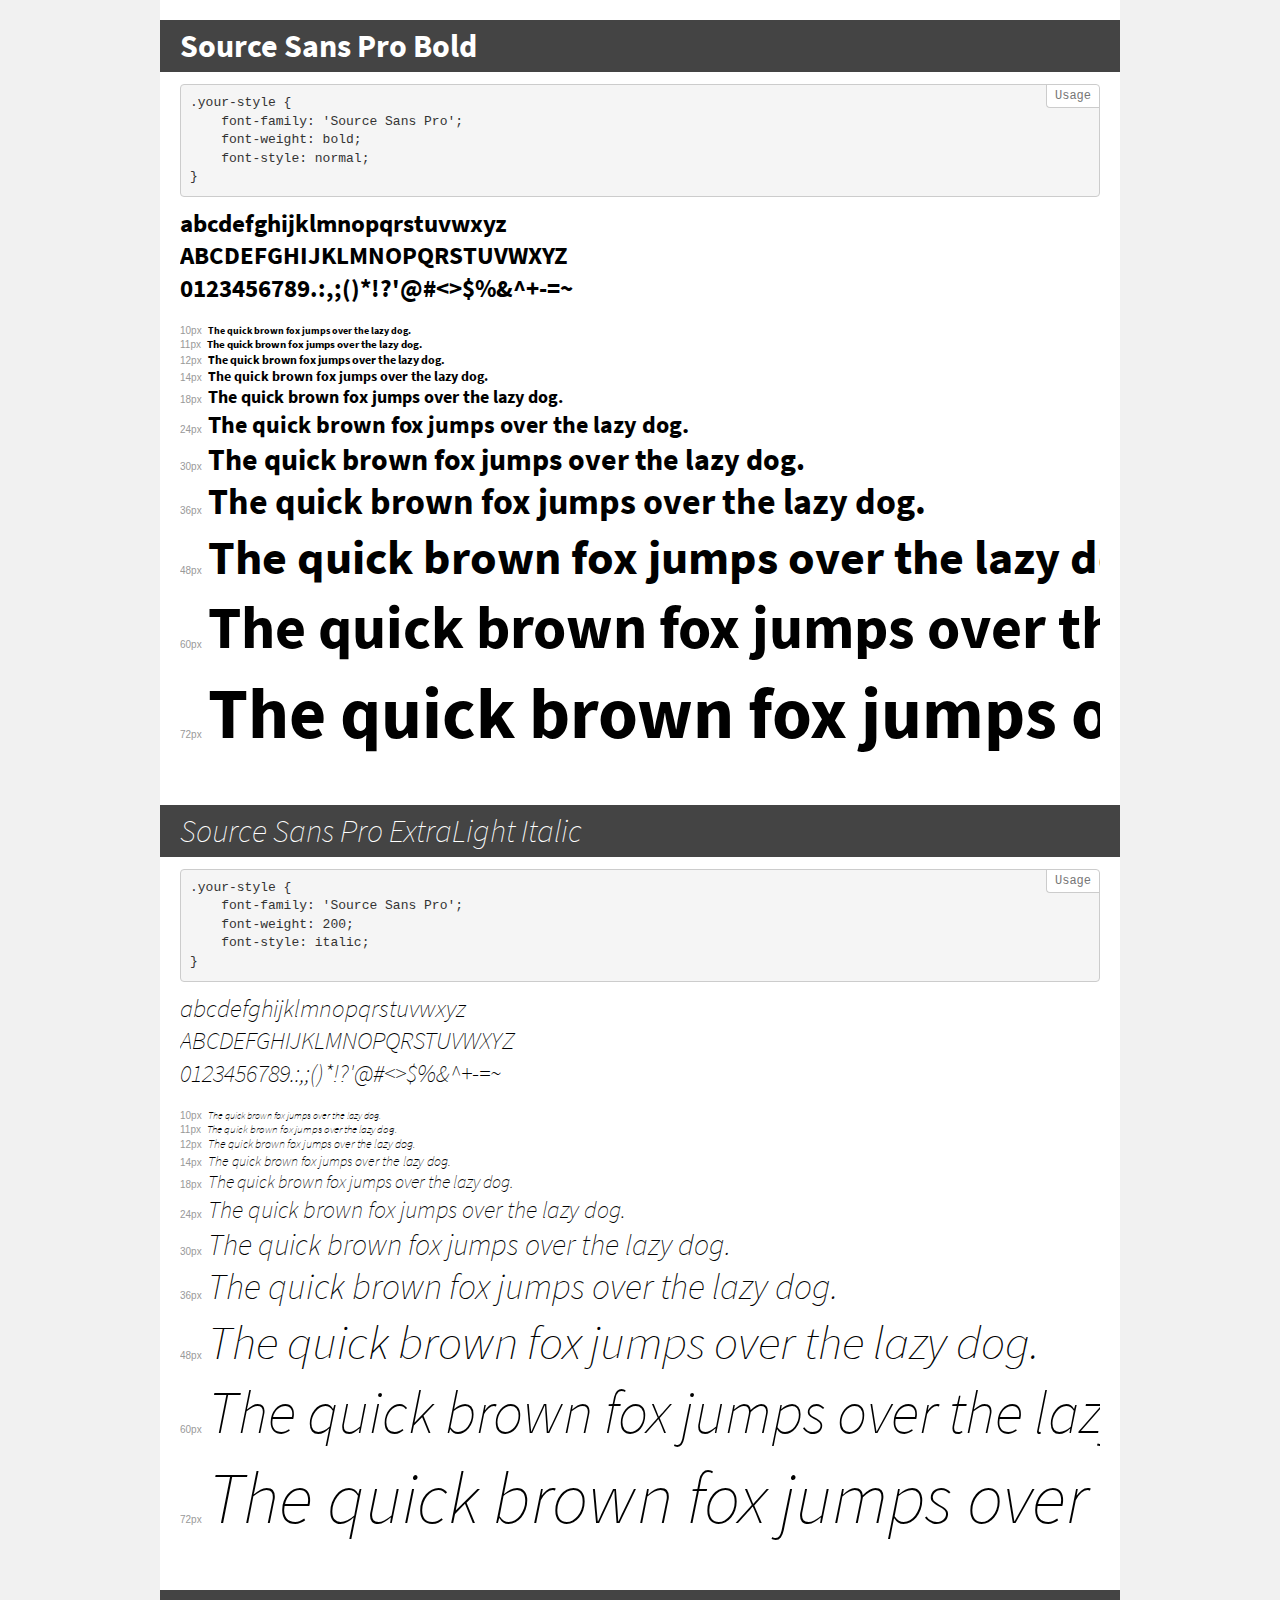
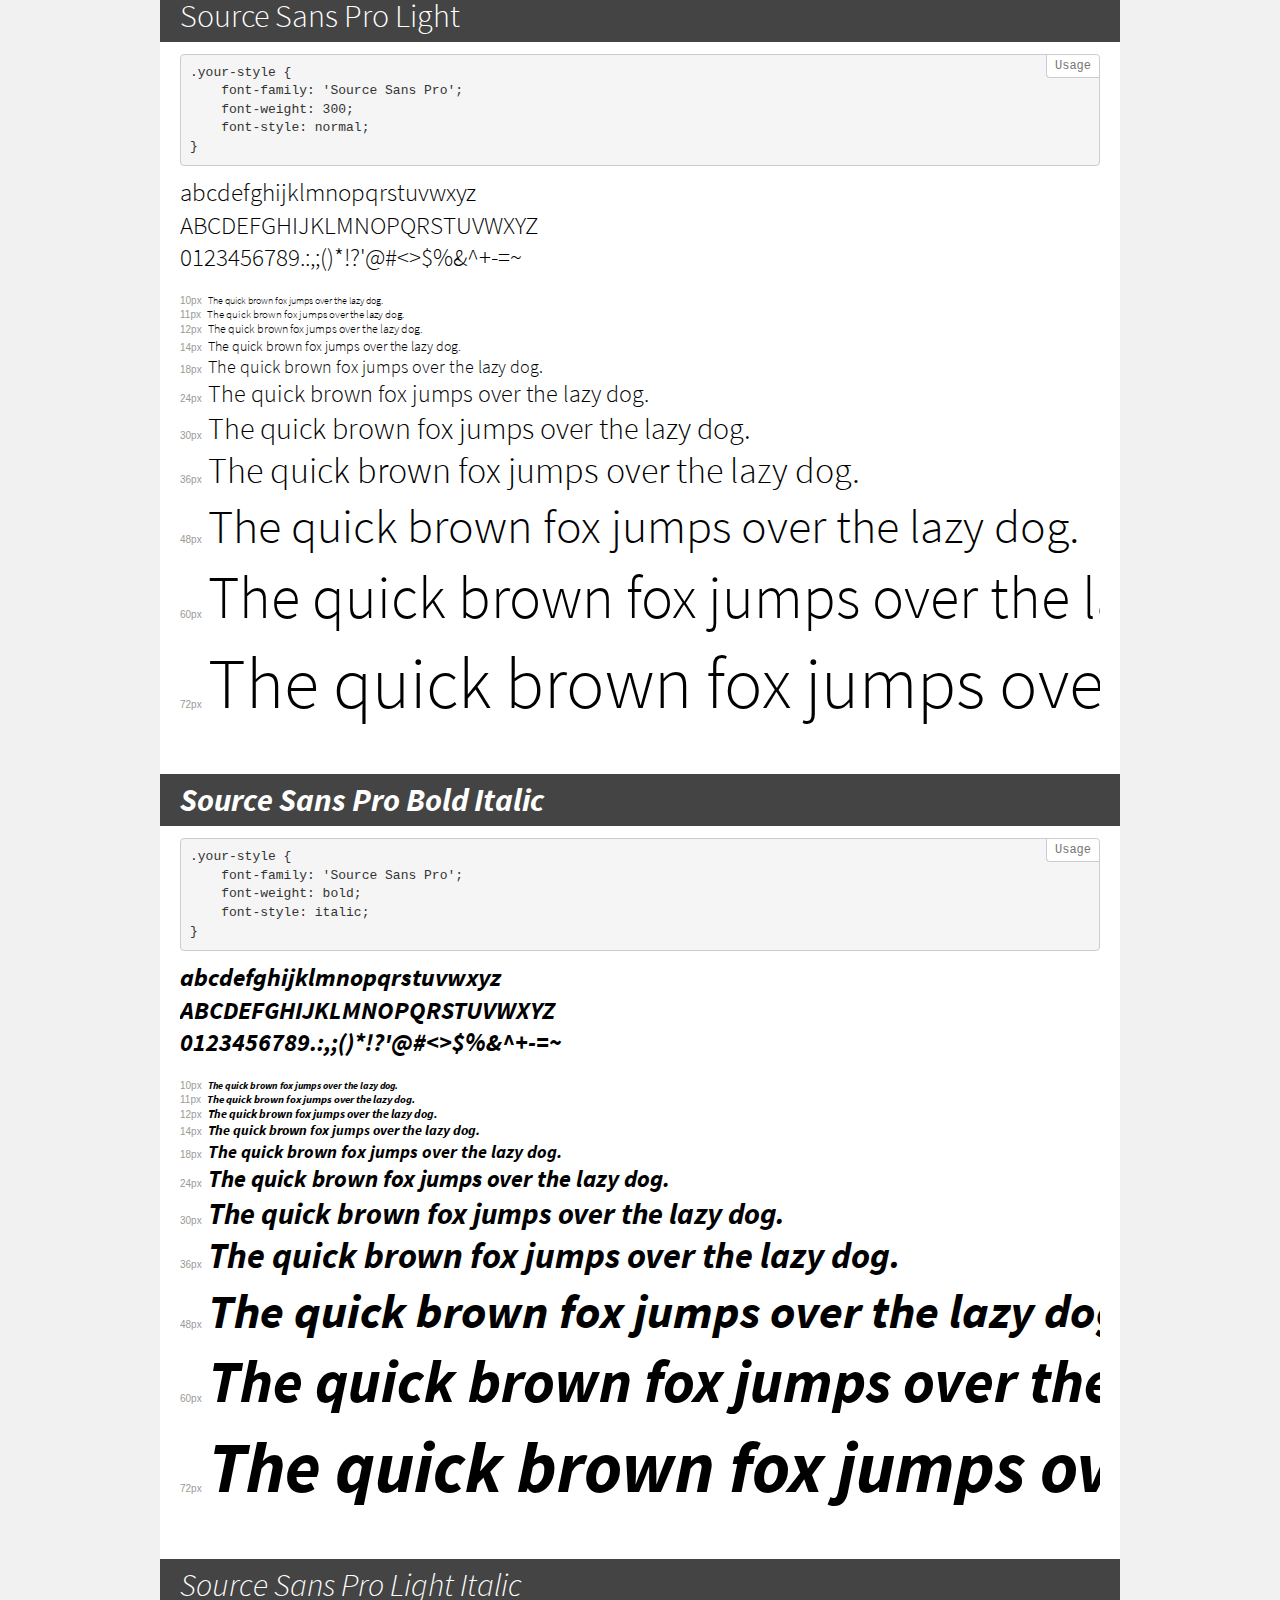
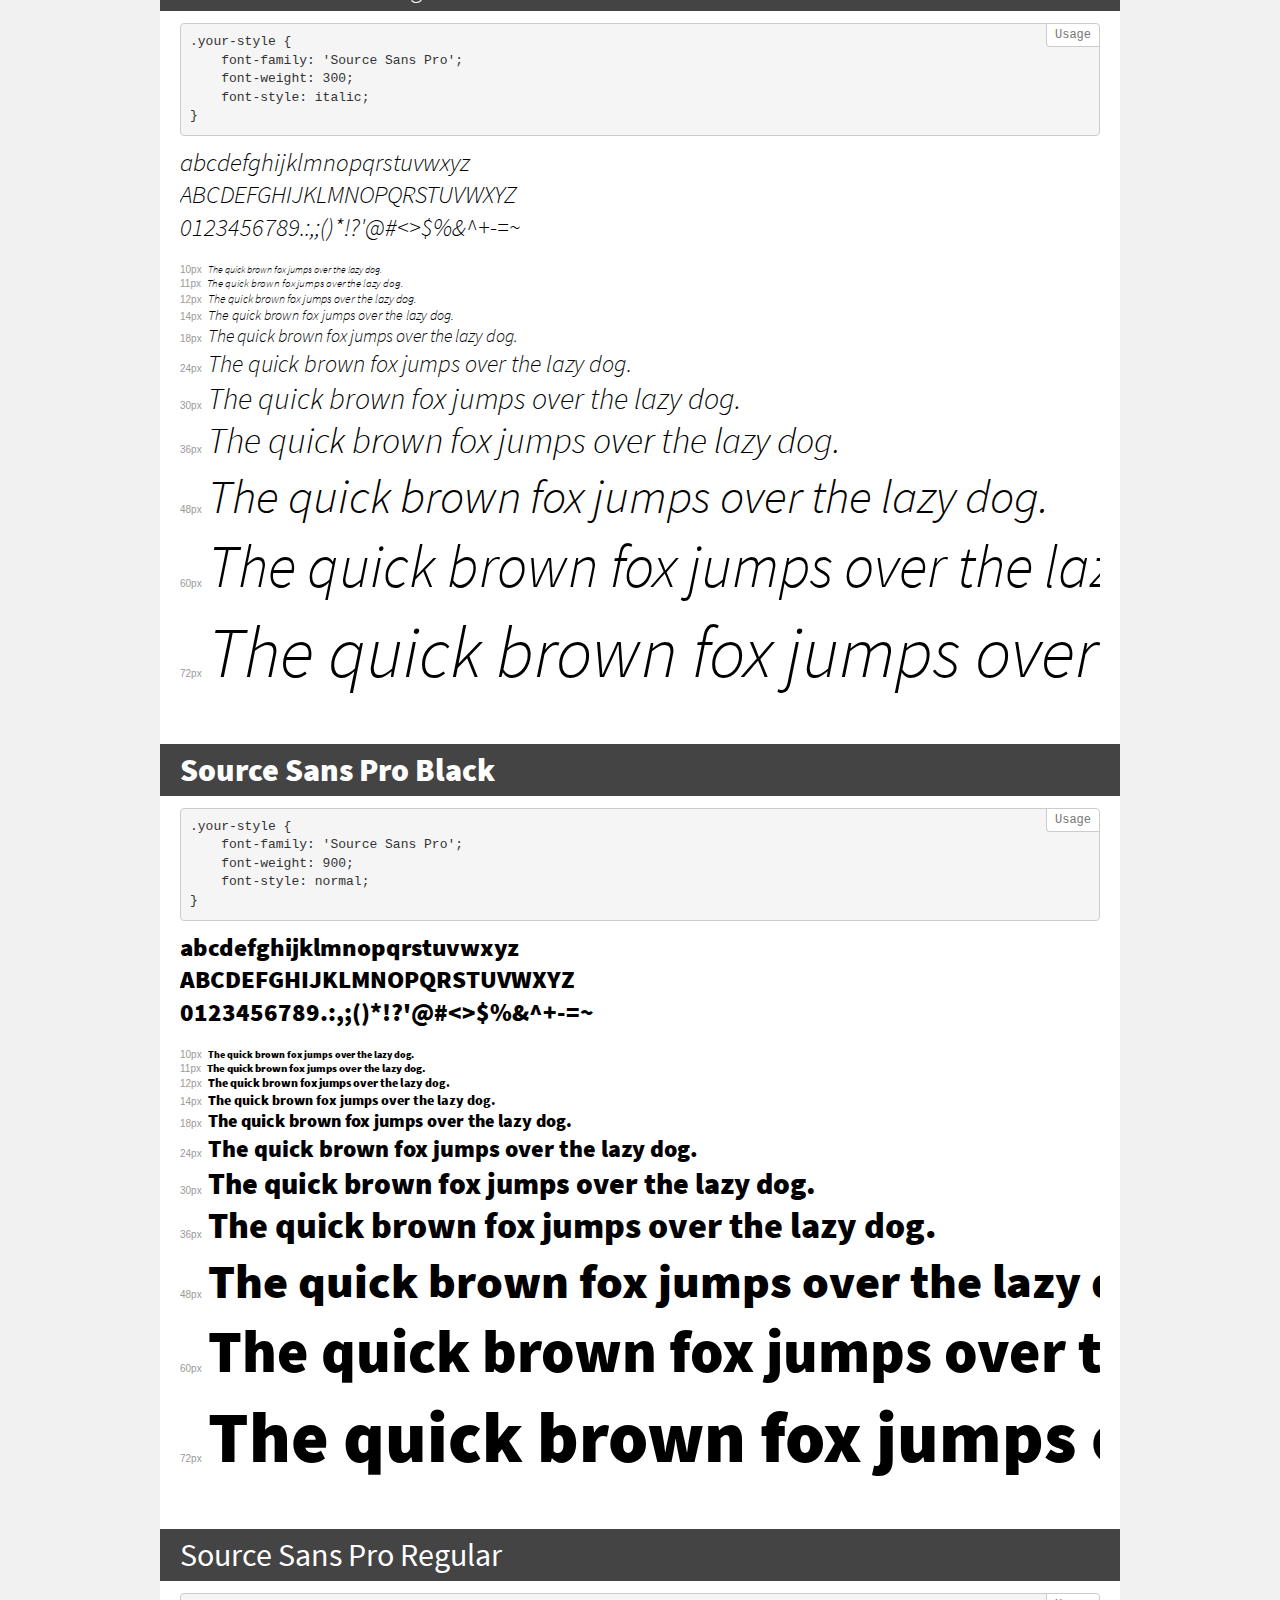
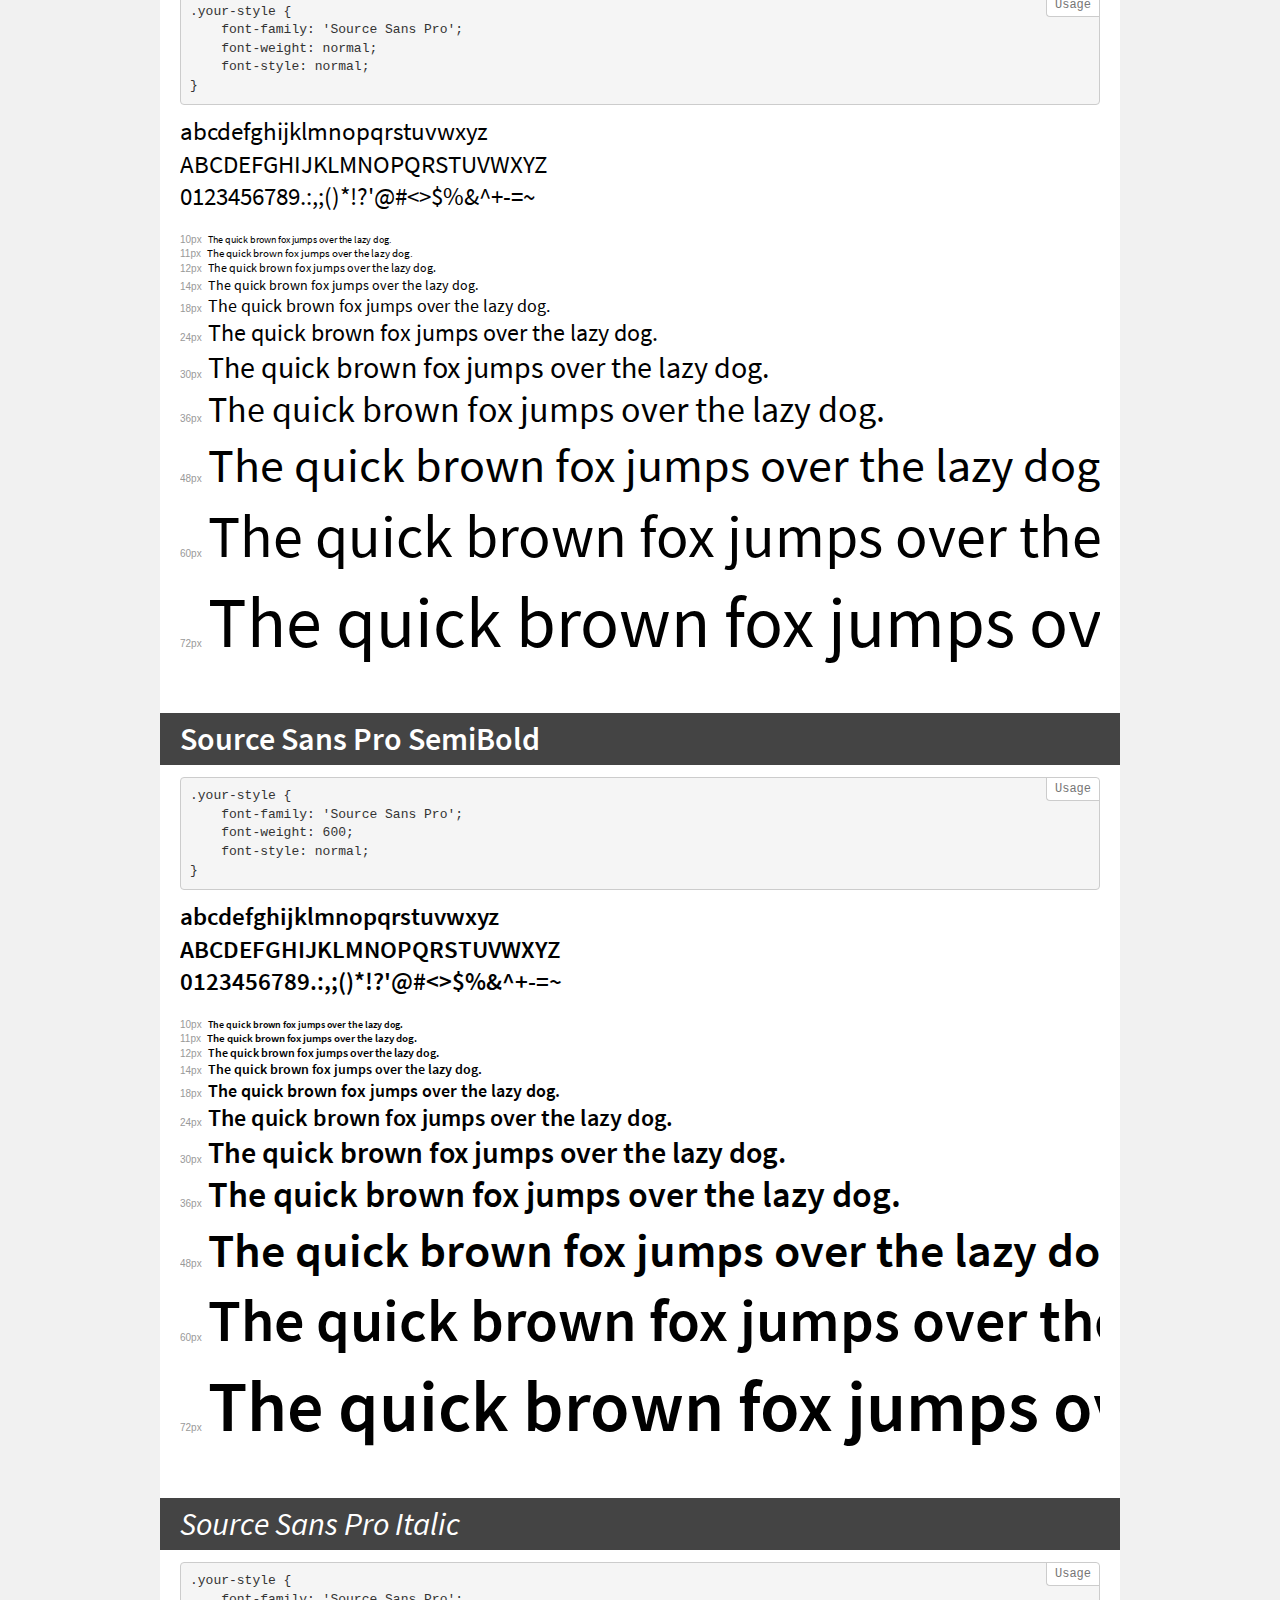
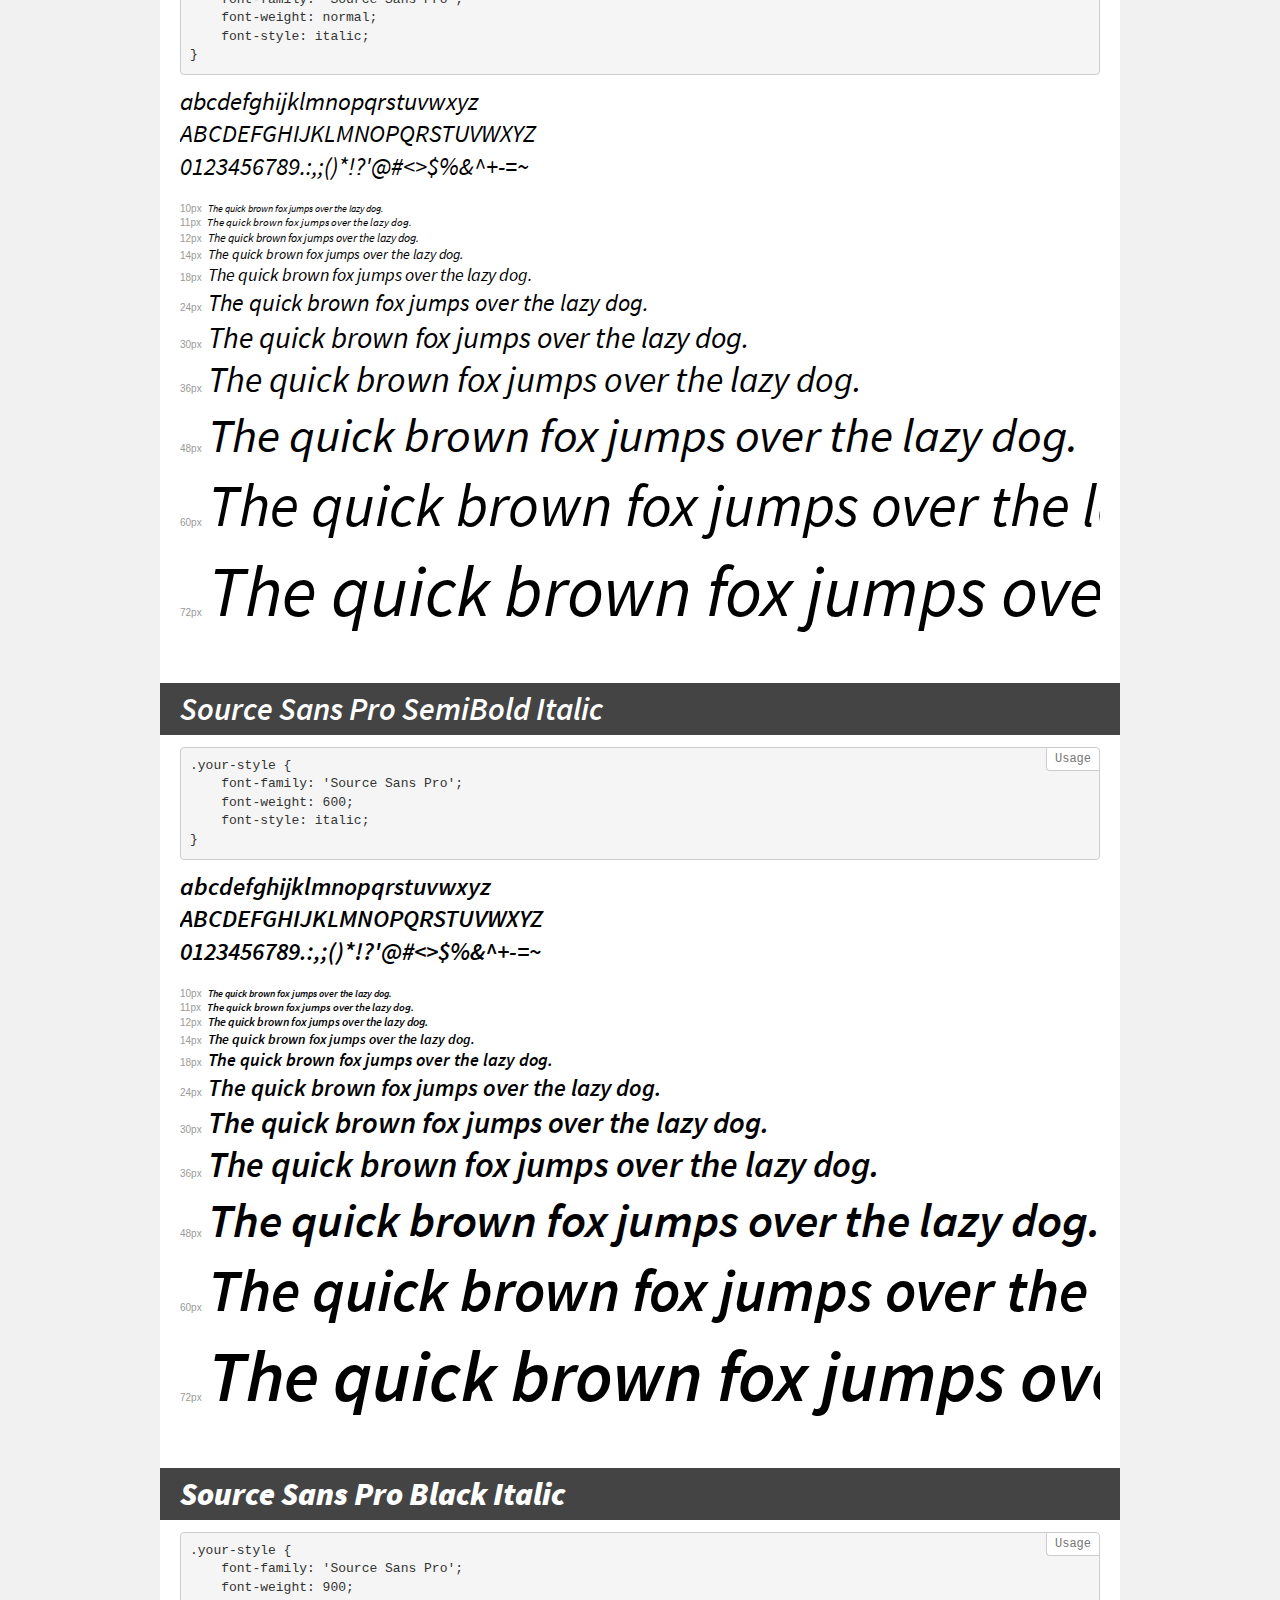
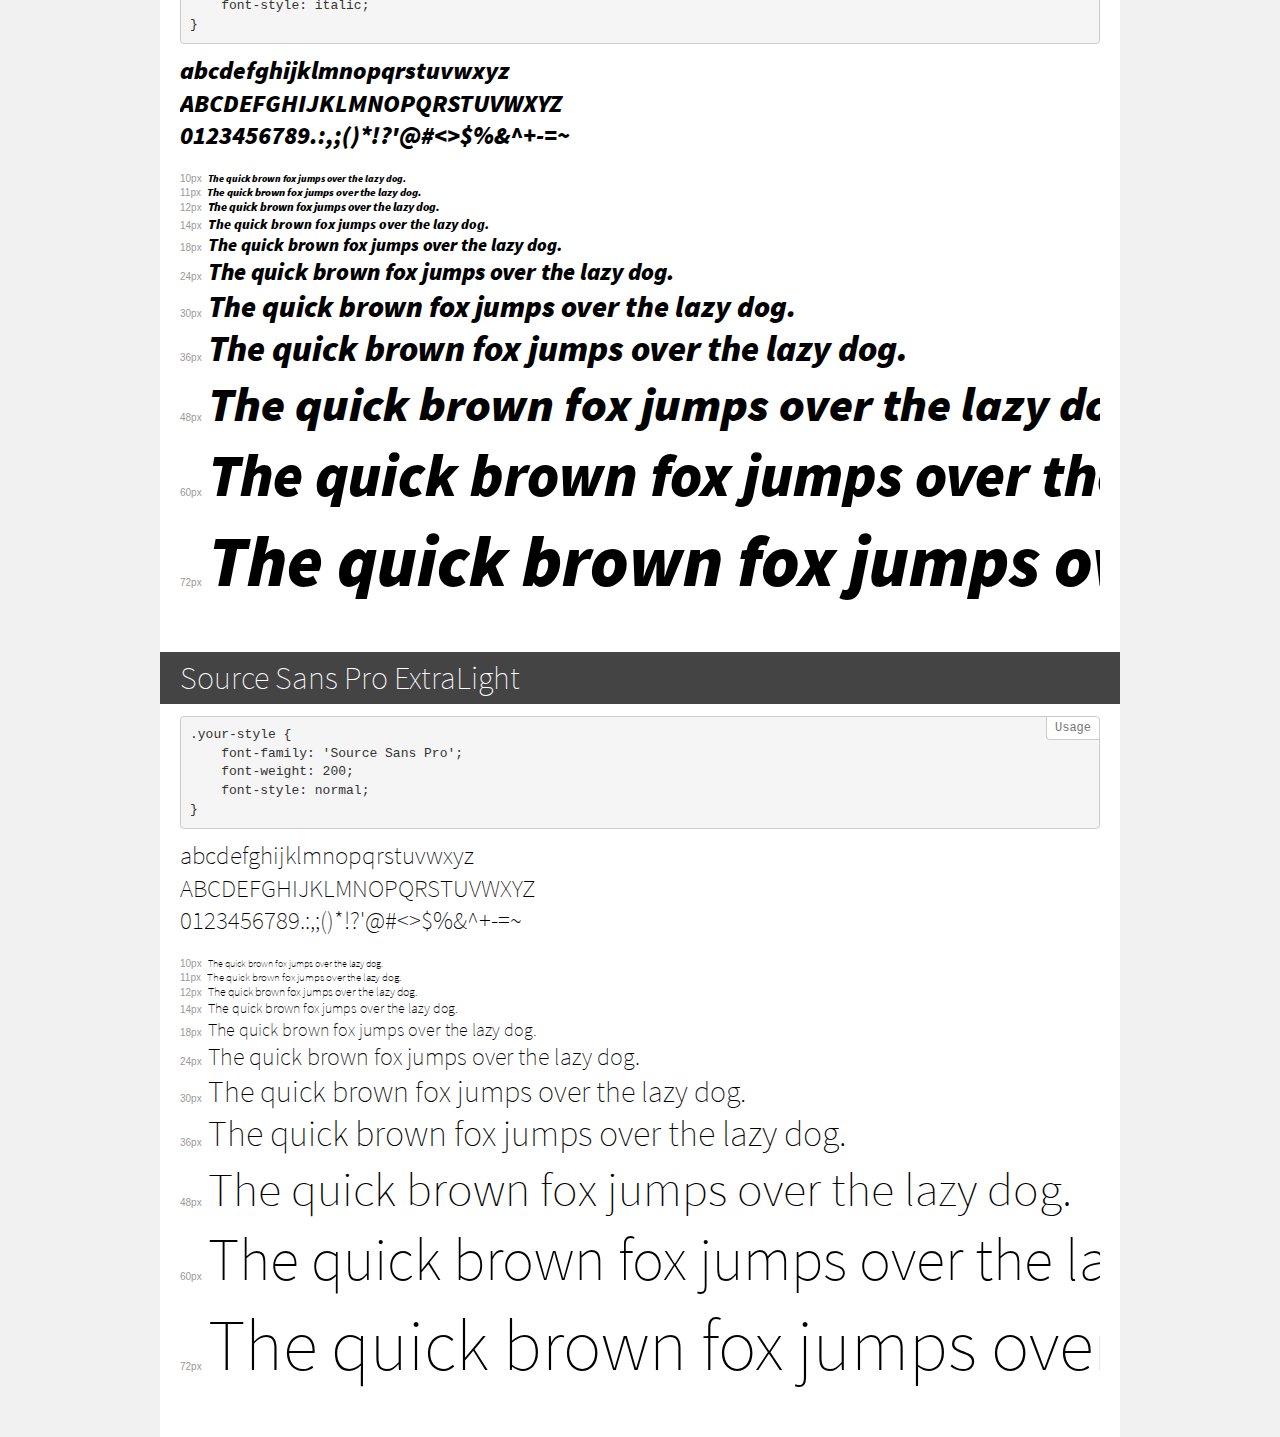
<file: fonts/source-sans-pro/demo.html>
<!DOCTYPE html>
<html>
<head>
    <meta charset="utf-8">
    <meta http-equiv="X-UA-Compatible" content="IE=edge">
    <meta name="viewport" content="width=device-width, initial-scale=1">
    <meta name="robots" content="noindex, noarchive">
    <meta name="format-detection" content="telephone=no">
    <title>Transfonter demo</title>
    <link href="stylesheet.css" rel="stylesheet">
    <style>
        /*
        http://meyerweb.com/eric/tools/css/reset/
        v2.0 | 20110126
        License: none (public domain)
        */
        html, body, div, span, applet, object, iframe,
        h1, h2, h3, h4, h5, h6, p, blockquote, pre,
        a, abbr, acronym, address, big, cite, code,
        del, dfn, em, img, ins, kbd, q, s, samp,
        small, strike, strong, sub, sup, tt, var,
        b, u, i, center,
        dl, dt, dd, ol, ul, li,
        fieldset, form, label, legend,
        table, caption, tbody, tfoot, thead, tr, th, td,
        article, aside, canvas, details, embed,
        figure, figcaption, footer, header, hgroup,
        menu, nav, output, ruby, section, summary,
        time, mark, audio, video {
            margin: 0;
            padding: 0;
            border: 0;
            font-size: 100%;
            font: inherit;
            vertical-align: baseline;
        }
        /* HTML5 display-role reset for older browsers */
        article, aside, details, figcaption, figure,
        footer, header, hgroup, menu, nav, section {
            display: block;
        }
        body {
            line-height: 1;
        }
        ol, ul {
            list-style: none;
        }
        blockquote, q {
            quotes: none;
        }
        blockquote:before, blockquote:after,
        q:before, q:after {
            content: '';
            content: none;
        }
        table {
            border-collapse: collapse;
            border-spacing: 0;
        }
        /* common styles */
        body {
            background: #f1f1f1;
            color: #000;
        }
        .page {
            background: #fff;
            width: 920px;
            margin: 0 auto;
            padding: 20px 20px 0 20px;
            overflow: hidden;
        }
        .font-container {
            overflow-x: auto;
            overflow-y: hidden;
            margin-bottom: 40px;
            line-height: 1.3;
            white-space: nowrap;
            padding-bottom: 5px;
        }
        h1 {
            position: relative;
            background: #444;
            font-size: 32px;
            color: #fff;
            padding: 10px 20px;
            margin: 0 -20px 12px -20px;
        }
        .letters {
            font-size: 25px;
            margin-bottom: 20px;
        }
        .s10:before {
            content: '10px';
        }
        .s11:before {
            content: '11px';
        }
        .s12:before {
            content: '12px';
        }
        .s14:before {
            content: '14px';
        }
        .s18:before {
            content: '18px';
        }
        .s24:before {
            content: '24px';
        }
        .s30:before {
            content: '30px';
        }
        .s36:before {
            content: '36px';
        }
        .s48:before {
            content: '48px';
        }
        .s60:before {
            content: '60px';
        }
        .s72:before {
            content: '72px';
        }
        .s10:before, .s11:before, .s12:before, .s14:before,
        .s18:before, .s24:before, .s30:before, .s36:before,
        .s48:before, .s60:before, .s72:before {
            font-family: Arial, sans-serif;
            font-size: 10px;
            font-weight: normal;
            font-style: normal;
            color: #999;
            padding-right: 6px;
        }
        pre {
            display: block;
            position: relative;
            padding: 9px;
            margin: 0 0 10px;
            font-family: Monaco, Menlo, Consolas, "Courier New", monospace !important;
            font-size: 13px;
            line-height: 1.428571429;
            color: #333;
            font-weight: normal !important;
            font-style: normal !important;
            background-color: #f5f5f5;
            border: 1px solid #ccc;
            overflow-x: auto;
            border-radius: 4px;
        }
        pre:after {
            display: block;
            position: absolute;
            right: 0;
            top: 0;
            content: 'Usage';
            line-height: 1;
            padding: 5px 8px;
            font-size: 12px;
            color: #767676;
            background-color: #fff;
            border: 1px solid #ccc;
            border-right: none;
            border-top: none;
            border-radius: 0 4px 0 4px;
            z-index: 10;
        }
        /* responsive */
        @media (max-width: 959px) {
            .page {
                width: auto;
                margin: 0;
            }
        }
    </style>
</head>
<body>
<div class="page">
    <div class="demo" style="font-family: 'Source Sans Pro'; font-weight: bold; font-style: normal;">
        <h1>Source Sans Pro Bold</h1>
        <pre>.your-style {
    font-family: 'Source Sans Pro';
    font-weight: bold;
    font-style: normal;
}</pre>
        <div class="font-container">
            <p class="letters">
                abcdefghijklmnopqrstuvwxyz<br>
ABCDEFGHIJKLMNOPQRSTUVWXYZ<br>
                0123456789.:,;()*!?'@#<>$%&^+-=~
            </p>
            <p class="s10" style="font-size: 10px;">The quick brown fox jumps over the lazy dog.</p>
            <p class="s11" style="font-size: 11px;">The quick brown fox jumps over the lazy dog.</p>
            <p class="s12" style="font-size: 12px;">The quick brown fox jumps over the lazy dog.</p>
            <p class="s14" style="font-size: 14px;">The quick brown fox jumps over the lazy dog.</p>
            <p class="s18" style="font-size: 18px;">The quick brown fox jumps over the lazy dog.</p>
            <p class="s24" style="font-size: 24px;">The quick brown fox jumps over the lazy dog.</p>
            <p class="s30" style="font-size: 30px;">The quick brown fox jumps over the lazy dog.</p>
            <p class="s36" style="font-size: 36px;">The quick brown fox jumps over the lazy dog.</p>
            <p class="s48" style="font-size: 48px;">The quick brown fox jumps over the lazy dog.</p>
            <p class="s60" style="font-size: 60px;">The quick brown fox jumps over the lazy dog.</p>
            <p class="s72" style="font-size: 72px;">The quick brown fox jumps over the lazy dog.</p>
        </div>
    </div>
    <div class="demo" style="font-family: 'Source Sans Pro'; font-weight: 200; font-style: italic;">
        <h1>Source Sans Pro ExtraLight Italic</h1>
        <pre>.your-style {
    font-family: 'Source Sans Pro';
    font-weight: 200;
    font-style: italic;
}</pre>
        <div class="font-container">
            <p class="letters">
                abcdefghijklmnopqrstuvwxyz<br>
ABCDEFGHIJKLMNOPQRSTUVWXYZ<br>
                0123456789.:,;()*!?'@#<>$%&^+-=~
            </p>
            <p class="s10" style="font-size: 10px;">The quick brown fox jumps over the lazy dog.</p>
            <p class="s11" style="font-size: 11px;">The quick brown fox jumps over the lazy dog.</p>
            <p class="s12" style="font-size: 12px;">The quick brown fox jumps over the lazy dog.</p>
            <p class="s14" style="font-size: 14px;">The quick brown fox jumps over the lazy dog.</p>
            <p class="s18" style="font-size: 18px;">The quick brown fox jumps over the lazy dog.</p>
            <p class="s24" style="font-size: 24px;">The quick brown fox jumps over the lazy dog.</p>
            <p class="s30" style="font-size: 30px;">The quick brown fox jumps over the lazy dog.</p>
            <p class="s36" style="font-size: 36px;">The quick brown fox jumps over the lazy dog.</p>
            <p class="s48" style="font-size: 48px;">The quick brown fox jumps over the lazy dog.</p>
            <p class="s60" style="font-size: 60px;">The quick brown fox jumps over the lazy dog.</p>
            <p class="s72" style="font-size: 72px;">The quick brown fox jumps over the lazy dog.</p>
        </div>
    </div>
    <div class="demo" style="font-family: 'Source Sans Pro'; font-weight: 300; font-style: normal;">
        <h1>Source Sans Pro Light</h1>
        <pre>.your-style {
    font-family: 'Source Sans Pro';
    font-weight: 300;
    font-style: normal;
}</pre>
        <div class="font-container">
            <p class="letters">
                abcdefghijklmnopqrstuvwxyz<br>
ABCDEFGHIJKLMNOPQRSTUVWXYZ<br>
                0123456789.:,;()*!?'@#<>$%&^+-=~
            </p>
            <p class="s10" style="font-size: 10px;">The quick brown fox jumps over the lazy dog.</p>
            <p class="s11" style="font-size: 11px;">The quick brown fox jumps over the lazy dog.</p>
            <p class="s12" style="font-size: 12px;">The quick brown fox jumps over the lazy dog.</p>
            <p class="s14" style="font-size: 14px;">The quick brown fox jumps over the lazy dog.</p>
            <p class="s18" style="font-size: 18px;">The quick brown fox jumps over the lazy dog.</p>
            <p class="s24" style="font-size: 24px;">The quick brown fox jumps over the lazy dog.</p>
            <p class="s30" style="font-size: 30px;">The quick brown fox jumps over the lazy dog.</p>
            <p class="s36" style="font-size: 36px;">The quick brown fox jumps over the lazy dog.</p>
            <p class="s48" style="font-size: 48px;">The quick brown fox jumps over the lazy dog.</p>
            <p class="s60" style="font-size: 60px;">The quick brown fox jumps over the lazy dog.</p>
            <p class="s72" style="font-size: 72px;">The quick brown fox jumps over the lazy dog.</p>
        </div>
    </div>
    <div class="demo" style="font-family: 'Source Sans Pro'; font-weight: bold; font-style: italic;">
        <h1>Source Sans Pro Bold Italic</h1>
        <pre>.your-style {
    font-family: 'Source Sans Pro';
    font-weight: bold;
    font-style: italic;
}</pre>
        <div class="font-container">
            <p class="letters">
                abcdefghijklmnopqrstuvwxyz<br>
ABCDEFGHIJKLMNOPQRSTUVWXYZ<br>
                0123456789.:,;()*!?'@#<>$%&^+-=~
            </p>
            <p class="s10" style="font-size: 10px;">The quick brown fox jumps over the lazy dog.</p>
            <p class="s11" style="font-size: 11px;">The quick brown fox jumps over the lazy dog.</p>
            <p class="s12" style="font-size: 12px;">The quick brown fox jumps over the lazy dog.</p>
            <p class="s14" style="font-size: 14px;">The quick brown fox jumps over the lazy dog.</p>
            <p class="s18" style="font-size: 18px;">The quick brown fox jumps over the lazy dog.</p>
            <p class="s24" style="font-size: 24px;">The quick brown fox jumps over the lazy dog.</p>
            <p class="s30" style="font-size: 30px;">The quick brown fox jumps over the lazy dog.</p>
            <p class="s36" style="font-size: 36px;">The quick brown fox jumps over the lazy dog.</p>
            <p class="s48" style="font-size: 48px;">The quick brown fox jumps over the lazy dog.</p>
            <p class="s60" style="font-size: 60px;">The quick brown fox jumps over the lazy dog.</p>
            <p class="s72" style="font-size: 72px;">The quick brown fox jumps over the lazy dog.</p>
        </div>
    </div>
    <div class="demo" style="font-family: 'Source Sans Pro'; font-weight: 300; font-style: italic;">
        <h1>Source Sans Pro Light Italic</h1>
        <pre>.your-style {
    font-family: 'Source Sans Pro';
    font-weight: 300;
    font-style: italic;
}</pre>
        <div class="font-container">
            <p class="letters">
                abcdefghijklmnopqrstuvwxyz<br>
ABCDEFGHIJKLMNOPQRSTUVWXYZ<br>
                0123456789.:,;()*!?'@#<>$%&^+-=~
            </p>
            <p class="s10" style="font-size: 10px;">The quick brown fox jumps over the lazy dog.</p>
            <p class="s11" style="font-size: 11px;">The quick brown fox jumps over the lazy dog.</p>
            <p class="s12" style="font-size: 12px;">The quick brown fox jumps over the lazy dog.</p>
            <p class="s14" style="font-size: 14px;">The quick brown fox jumps over the lazy dog.</p>
            <p class="s18" style="font-size: 18px;">The quick brown fox jumps over the lazy dog.</p>
            <p class="s24" style="font-size: 24px;">The quick brown fox jumps over the lazy dog.</p>
            <p class="s30" style="font-size: 30px;">The quick brown fox jumps over the lazy dog.</p>
            <p class="s36" style="font-size: 36px;">The quick brown fox jumps over the lazy dog.</p>
            <p class="s48" style="font-size: 48px;">The quick brown fox jumps over the lazy dog.</p>
            <p class="s60" style="font-size: 60px;">The quick brown fox jumps over the lazy dog.</p>
            <p class="s72" style="font-size: 72px;">The quick brown fox jumps over the lazy dog.</p>
        </div>
    </div>
    <div class="demo" style="font-family: 'Source Sans Pro'; font-weight: 900; font-style: normal;">
        <h1>Source Sans Pro Black</h1>
        <pre>.your-style {
    font-family: 'Source Sans Pro';
    font-weight: 900;
    font-style: normal;
}</pre>
        <div class="font-container">
            <p class="letters">
                abcdefghijklmnopqrstuvwxyz<br>
ABCDEFGHIJKLMNOPQRSTUVWXYZ<br>
                0123456789.:,;()*!?'@#<>$%&^+-=~
            </p>
            <p class="s10" style="font-size: 10px;">The quick brown fox jumps over the lazy dog.</p>
            <p class="s11" style="font-size: 11px;">The quick brown fox jumps over the lazy dog.</p>
            <p class="s12" style="font-size: 12px;">The quick brown fox jumps over the lazy dog.</p>
            <p class="s14" style="font-size: 14px;">The quick brown fox jumps over the lazy dog.</p>
            <p class="s18" style="font-size: 18px;">The quick brown fox jumps over the lazy dog.</p>
            <p class="s24" style="font-size: 24px;">The quick brown fox jumps over the lazy dog.</p>
            <p class="s30" style="font-size: 30px;">The quick brown fox jumps over the lazy dog.</p>
            <p class="s36" style="font-size: 36px;">The quick brown fox jumps over the lazy dog.</p>
            <p class="s48" style="font-size: 48px;">The quick brown fox jumps over the lazy dog.</p>
            <p class="s60" style="font-size: 60px;">The quick brown fox jumps over the lazy dog.</p>
            <p class="s72" style="font-size: 72px;">The quick brown fox jumps over the lazy dog.</p>
        </div>
    </div>
    <div class="demo" style="font-family: 'Source Sans Pro'; font-weight: normal; font-style: normal;">
        <h1>Source Sans Pro Regular</h1>
        <pre>.your-style {
    font-family: 'Source Sans Pro';
    font-weight: normal;
    font-style: normal;
}</pre>
        <div class="font-container">
            <p class="letters">
                abcdefghijklmnopqrstuvwxyz<br>
ABCDEFGHIJKLMNOPQRSTUVWXYZ<br>
                0123456789.:,;()*!?'@#<>$%&^+-=~
            </p>
            <p class="s10" style="font-size: 10px;">The quick brown fox jumps over the lazy dog.</p>
            <p class="s11" style="font-size: 11px;">The quick brown fox jumps over the lazy dog.</p>
            <p class="s12" style="font-size: 12px;">The quick brown fox jumps over the lazy dog.</p>
            <p class="s14" style="font-size: 14px;">The quick brown fox jumps over the lazy dog.</p>
            <p class="s18" style="font-size: 18px;">The quick brown fox jumps over the lazy dog.</p>
            <p class="s24" style="font-size: 24px;">The quick brown fox jumps over the lazy dog.</p>
            <p class="s30" style="font-size: 30px;">The quick brown fox jumps over the lazy dog.</p>
            <p class="s36" style="font-size: 36px;">The quick brown fox jumps over the lazy dog.</p>
            <p class="s48" style="font-size: 48px;">The quick brown fox jumps over the lazy dog.</p>
            <p class="s60" style="font-size: 60px;">The quick brown fox jumps over the lazy dog.</p>
            <p class="s72" style="font-size: 72px;">The quick brown fox jumps over the lazy dog.</p>
        </div>
    </div>
    <div class="demo" style="font-family: 'Source Sans Pro'; font-weight: 600; font-style: normal;">
        <h1>Source Sans Pro SemiBold</h1>
        <pre>.your-style {
    font-family: 'Source Sans Pro';
    font-weight: 600;
    font-style: normal;
}</pre>
        <div class="font-container">
            <p class="letters">
                abcdefghijklmnopqrstuvwxyz<br>
ABCDEFGHIJKLMNOPQRSTUVWXYZ<br>
                0123456789.:,;()*!?'@#<>$%&^+-=~
            </p>
            <p class="s10" style="font-size: 10px;">The quick brown fox jumps over the lazy dog.</p>
            <p class="s11" style="font-size: 11px;">The quick brown fox jumps over the lazy dog.</p>
            <p class="s12" style="font-size: 12px;">The quick brown fox jumps over the lazy dog.</p>
            <p class="s14" style="font-size: 14px;">The quick brown fox jumps over the lazy dog.</p>
            <p class="s18" style="font-size: 18px;">The quick brown fox jumps over the lazy dog.</p>
            <p class="s24" style="font-size: 24px;">The quick brown fox jumps over the lazy dog.</p>
            <p class="s30" style="font-size: 30px;">The quick brown fox jumps over the lazy dog.</p>
            <p class="s36" style="font-size: 36px;">The quick brown fox jumps over the lazy dog.</p>
            <p class="s48" style="font-size: 48px;">The quick brown fox jumps over the lazy dog.</p>
            <p class="s60" style="font-size: 60px;">The quick brown fox jumps over the lazy dog.</p>
            <p class="s72" style="font-size: 72px;">The quick brown fox jumps over the lazy dog.</p>
        </div>
    </div>
    <div class="demo" style="font-family: 'Source Sans Pro'; font-weight: normal; font-style: italic;">
        <h1>Source Sans Pro Italic</h1>
        <pre>.your-style {
    font-family: 'Source Sans Pro';
    font-weight: normal;
    font-style: italic;
}</pre>
        <div class="font-container">
            <p class="letters">
                abcdefghijklmnopqrstuvwxyz<br>
ABCDEFGHIJKLMNOPQRSTUVWXYZ<br>
                0123456789.:,;()*!?'@#<>$%&^+-=~
            </p>
            <p class="s10" style="font-size: 10px;">The quick brown fox jumps over the lazy dog.</p>
            <p class="s11" style="font-size: 11px;">The quick brown fox jumps over the lazy dog.</p>
            <p class="s12" style="font-size: 12px;">The quick brown fox jumps over the lazy dog.</p>
            <p class="s14" style="font-size: 14px;">The quick brown fox jumps over the lazy dog.</p>
            <p class="s18" style="font-size: 18px;">The quick brown fox jumps over the lazy dog.</p>
            <p class="s24" style="font-size: 24px;">The quick brown fox jumps over the lazy dog.</p>
            <p class="s30" style="font-size: 30px;">The quick brown fox jumps over the lazy dog.</p>
            <p class="s36" style="font-size: 36px;">The quick brown fox jumps over the lazy dog.</p>
            <p class="s48" style="font-size: 48px;">The quick brown fox jumps over the lazy dog.</p>
            <p class="s60" style="font-size: 60px;">The quick brown fox jumps over the lazy dog.</p>
            <p class="s72" style="font-size: 72px;">The quick brown fox jumps over the lazy dog.</p>
        </div>
    </div>
    <div class="demo" style="font-family: 'Source Sans Pro'; font-weight: 600; font-style: italic;">
        <h1>Source Sans Pro SemiBold Italic</h1>
        <pre>.your-style {
    font-family: 'Source Sans Pro';
    font-weight: 600;
    font-style: italic;
}</pre>
        <div class="font-container">
            <p class="letters">
                abcdefghijklmnopqrstuvwxyz<br>
ABCDEFGHIJKLMNOPQRSTUVWXYZ<br>
                0123456789.:,;()*!?'@#<>$%&^+-=~
            </p>
            <p class="s10" style="font-size: 10px;">The quick brown fox jumps over the lazy dog.</p>
            <p class="s11" style="font-size: 11px;">The quick brown fox jumps over the lazy dog.</p>
            <p class="s12" style="font-size: 12px;">The quick brown fox jumps over the lazy dog.</p>
            <p class="s14" style="font-size: 14px;">The quick brown fox jumps over the lazy dog.</p>
            <p class="s18" style="font-size: 18px;">The quick brown fox jumps over the lazy dog.</p>
            <p class="s24" style="font-size: 24px;">The quick brown fox jumps over the lazy dog.</p>
            <p class="s30" style="font-size: 30px;">The quick brown fox jumps over the lazy dog.</p>
            <p class="s36" style="font-size: 36px;">The quick brown fox jumps over the lazy dog.</p>
            <p class="s48" style="font-size: 48px;">The quick brown fox jumps over the lazy dog.</p>
            <p class="s60" style="font-size: 60px;">The quick brown fox jumps over the lazy dog.</p>
            <p class="s72" style="font-size: 72px;">The quick brown fox jumps over the lazy dog.</p>
        </div>
    </div>
    <div class="demo" style="font-family: 'Source Sans Pro'; font-weight: 900; font-style: italic;">
        <h1>Source Sans Pro Black Italic</h1>
        <pre>.your-style {
    font-family: 'Source Sans Pro';
    font-weight: 900;
    font-style: italic;
}</pre>
        <div class="font-container">
            <p class="letters">
                abcdefghijklmnopqrstuvwxyz<br>
ABCDEFGHIJKLMNOPQRSTUVWXYZ<br>
                0123456789.:,;()*!?'@#<>$%&^+-=~
            </p>
            <p class="s10" style="font-size: 10px;">The quick brown fox jumps over the lazy dog.</p>
            <p class="s11" style="font-size: 11px;">The quick brown fox jumps over the lazy dog.</p>
            <p class="s12" style="font-size: 12px;">The quick brown fox jumps over the lazy dog.</p>
            <p class="s14" style="font-size: 14px;">The quick brown fox jumps over the lazy dog.</p>
            <p class="s18" style="font-size: 18px;">The quick brown fox jumps over the lazy dog.</p>
            <p class="s24" style="font-size: 24px;">The quick brown fox jumps over the lazy dog.</p>
            <p class="s30" style="font-size: 30px;">The quick brown fox jumps over the lazy dog.</p>
            <p class="s36" style="font-size: 36px;">The quick brown fox jumps over the lazy dog.</p>
            <p class="s48" style="font-size: 48px;">The quick brown fox jumps over the lazy dog.</p>
            <p class="s60" style="font-size: 60px;">The quick brown fox jumps over the lazy dog.</p>
            <p class="s72" style="font-size: 72px;">The quick brown fox jumps over the lazy dog.</p>
        </div>
    </div>
    <div class="demo" style="font-family: 'Source Sans Pro'; font-weight: 200; font-style: normal;">
        <h1>Source Sans Pro ExtraLight</h1>
        <pre>.your-style {
    font-family: 'Source Sans Pro';
    font-weight: 200;
    font-style: normal;
}</pre>
        <div class="font-container">
            <p class="letters">
                abcdefghijklmnopqrstuvwxyz<br>
ABCDEFGHIJKLMNOPQRSTUVWXYZ<br>
                0123456789.:,;()*!?'@#<>$%&^+-=~
            </p>
            <p class="s10" style="font-size: 10px;">The quick brown fox jumps over the lazy dog.</p>
            <p class="s11" style="font-size: 11px;">The quick brown fox jumps over the lazy dog.</p>
            <p class="s12" style="font-size: 12px;">The quick brown fox jumps over the lazy dog.</p>
            <p class="s14" style="font-size: 14px;">The quick brown fox jumps over the lazy dog.</p>
            <p class="s18" style="font-size: 18px;">The quick brown fox jumps over the lazy dog.</p>
            <p class="s24" style="font-size: 24px;">The quick brown fox jumps over the lazy dog.</p>
            <p class="s30" style="font-size: 30px;">The quick brown fox jumps over the lazy dog.</p>
            <p class="s36" style="font-size: 36px;">The quick brown fox jumps over the lazy dog.</p>
            <p class="s48" style="font-size: 48px;">The quick brown fox jumps over the lazy dog.</p>
            <p class="s60" style="font-size: 60px;">The quick brown fox jumps over the lazy dog.</p>
            <p class="s72" style="font-size: 72px;">The quick brown fox jumps over the lazy dog.</p>
        </div>
    </div>
</div>
</body>
</html>
</file>
<file: fonts/muli/stylesheet.css>
@font-face {
    font-family: 'Muli';
    src: url('Muli-BoldItalic.eot');
    src: local('Muli Bold Italic'), local('Muli-BoldItalic'),
        url('Muli-BoldItalic.eot?#iefix') format('embedded-opentype'),
        url('Muli-BoldItalic.woff2') format('woff2'),
        url('Muli-BoldItalic.woff') format('woff'),
        url('Muli-BoldItalic.ttf') format('truetype');
    font-weight: bold;
    font-style: italic;
}

@font-face {
    font-family: 'Muli';
    src: url('Muli-ExtraLightItalic.eot');
    src: local('Muli ExtraLight Italic'), local('Muli-ExtraLightItalic'),
        url('Muli-ExtraLightItalic.eot?#iefix') format('embedded-opentype'),
        url('Muli-ExtraLightItalic.woff2') format('woff2'),
        url('Muli-ExtraLightItalic.woff') format('woff'),
        url('Muli-ExtraLightItalic.ttf') format('truetype');
    font-weight: 200;
    font-style: italic;
}

@font-face {
    font-family: 'Muli';
    src: url('Muli-LightItalic.eot');
    src: local('Muli Light Italic'), local('Muli-LightItalic'),
        url('Muli-LightItalic.eot?#iefix') format('embedded-opentype'),
        url('Muli-LightItalic.woff2') format('woff2'),
        url('Muli-LightItalic.woff') format('woff'),
        url('Muli-LightItalic.ttf') format('truetype');
    font-weight: 300;
    font-style: italic;
}

@font-face {
    font-family: 'Muli';
    src: url('Muli-Black.eot');
    src: local('Muli Black'), local('Muli-Black'),
        url('Muli-Black.eot?#iefix') format('embedded-opentype'),
        url('Muli-Black.woff2') format('woff2'),
        url('Muli-Black.woff') format('woff'),
        url('Muli-Black.ttf') format('truetype');
    font-weight: 900;
    font-style: normal;
}

@font-face {
    font-family: 'Muli';
    src: url('Muli-SemiBold.eot');
    src: local('Muli SemiBold'), local('Muli-SemiBold'),
        url('Muli-SemiBold.eot?#iefix') format('embedded-opentype'),
        url('Muli-SemiBold.woff2') format('woff2'),
        url('Muli-SemiBold.woff') format('woff'),
        url('Muli-SemiBold.ttf') format('truetype');
    font-weight: 600;
    font-style: normal;
}

@font-face {
    font-family: 'Muli';
    src: url('Muli-Bold.eot');
    src: local('Muli Bold'), local('Muli-Bold'),
        url('Muli-Bold.eot?#iefix') format('embedded-opentype'),
        url('Muli-Bold.woff2') format('woff2'),
        url('Muli-Bold.woff') format('woff'),
        url('Muli-Bold.ttf') format('truetype');
    font-weight: bold;
    font-style: normal;
}

@font-face {
    font-family: 'Muli';
    src: url('Muli-ExtraLight.eot');
    src: local('Muli ExtraLight'), local('Muli-ExtraLight'),
        url('Muli-ExtraLight.eot?#iefix') format('embedded-opentype'),
        url('Muli-ExtraLight.woff2') format('woff2'),
        url('Muli-ExtraLight.woff') format('woff'),
        url('Muli-ExtraLight.ttf') format('truetype');
    font-weight: 200;
    font-style: normal;
}

@font-face {
    font-family: 'Muli';
    src: url('Muli-Italic.eot');
    src: local('Muli Italic'), local('Muli-Italic'),
        url('Muli-Italic.eot?#iefix') format('embedded-opentype'),
        url('Muli-Italic.woff2') format('woff2'),
        url('Muli-Italic.woff') format('woff'),
        url('Muli-Italic.ttf') format('truetype');
    font-weight: normal;
    font-style: italic;
}

@font-face {
    font-family: 'Muli';
    src: url('Muli-SemiBoldItalic.eot');
    src: local('Muli SemiBold Italic'), local('Muli-SemiBoldItalic'),
        url('Muli-SemiBoldItalic.eot?#iefix') format('embedded-opentype'),
        url('Muli-SemiBoldItalic.woff2') format('woff2'),
        url('Muli-SemiBoldItalic.woff') format('woff'),
        url('Muli-SemiBoldItalic.ttf') format('truetype');
    font-weight: 600;
    font-style: italic;
}

@font-face {
    font-family: 'Muli';
    src: url('Muli-BlackItalic.eot');
    src: local('Muli Black Italic'), local('Muli-BlackItalic'),
        url('Muli-BlackItalic.eot?#iefix') format('embedded-opentype'),
        url('Muli-BlackItalic.woff2') format('woff2'),
        url('Muli-BlackItalic.woff') format('woff'),
        url('Muli-BlackItalic.ttf') format('truetype');
    font-weight: 900;
    font-style: italic;
}

@font-face {
    font-family: 'Muli';
    src: url('Muli-Light.eot');
    src: local('Muli Light'), local('Muli-Light'),
        url('Muli-Light.eot?#iefix') format('embedded-opentype'),
        url('Muli-Light.woff2') format('woff2'),
        url('Muli-Light.woff') format('woff'),
        url('Muli-Light.ttf') format('truetype');
    font-weight: 300;
    font-style: normal;
}

@font-face {
    font-family: 'Muli';
    src: url('Muli-ExtraBold.eot');
    src: local('Muli ExtraBold'), local('Muli-ExtraBold'),
        url('Muli-ExtraBold.eot?#iefix') format('embedded-opentype'),
        url('Muli-ExtraBold.woff2') format('woff2'),
        url('Muli-ExtraBold.woff') format('woff'),
        url('Muli-ExtraBold.ttf') format('truetype');
    font-weight: 800;
    font-style: normal;
}

@font-face {
    font-family: 'Muli';
    src: url('Muli-ExtraBoldItalic.eot');
    src: local('Muli ExtraBold Italic'), local('Muli-ExtraBoldItalic'),
        url('Muli-ExtraBoldItalic.eot?#iefix') format('embedded-opentype'),
        url('Muli-ExtraBoldItalic.woff2') format('woff2'),
        url('Muli-ExtraBoldItalic.woff') format('woff'),
        url('Muli-ExtraBoldItalic.ttf') format('truetype');
    font-weight: 800;
    font-style: italic;
}

@font-face {
    font-family: 'Muli';
    src: url('Muli-Regular.eot');
    src: local('Muli Regular'), local('Muli-Regular'),
        url('Muli-Regular.eot?#iefix') format('embedded-opentype'),
        url('Muli-Regular.woff2') format('woff2'),
        url('Muli-Regular.woff') format('woff'),
        url('Muli-Regular.ttf') format('truetype');
    font-weight: normal;
    font-style: normal;
}
</file>
<file: fonts/source-sans-pro/stylesheet.css>
@font-face {
    font-family: 'Source Sans Pro';
    src: url('SourceSansPro-Bold.eot');
    src: local('Source Sans Pro Bold'), local('SourceSansPro-Bold'),
        url('SourceSansPro-Bold.eot?#iefix') format('embedded-opentype'),
        url('SourceSansPro-Bold.woff2') format('woff2'),
        url('SourceSansPro-Bold.woff') format('woff'),
        url('SourceSansPro-Bold.ttf') format('truetype');
    font-weight: bold;
    font-style: normal;
}

@font-face {
    font-family: 'Source Sans Pro';
    src: url('SourceSansPro-ExtraLightItalic.eot');
    src: local('Source Sans Pro ExtraLight Italic'), local('SourceSansPro-ExtraLightItalic'),
        url('SourceSansPro-ExtraLightItalic.eot?#iefix') format('embedded-opentype'),
        url('SourceSansPro-ExtraLightItalic.woff2') format('woff2'),
        url('SourceSansPro-ExtraLightItalic.woff') format('woff'),
        url('SourceSansPro-ExtraLightItalic.ttf') format('truetype');
    font-weight: 200;
    font-style: italic;
}

@font-face {
    font-family: 'Source Sans Pro';
    src: url('SourceSansPro-Light.eot');
    src: local('Source Sans Pro Light'), local('SourceSansPro-Light'),
        url('SourceSansPro-Light.eot?#iefix') format('embedded-opentype'),
        url('SourceSansPro-Light.woff2') format('woff2'),
        url('SourceSansPro-Light.woff') format('woff'),
        url('SourceSansPro-Light.ttf') format('truetype');
    font-weight: 300;
    font-style: normal;
}

@font-face {
    font-family: 'Source Sans Pro';
    src: url('SourceSansPro-BoldItalic.eot');
    src: local('Source Sans Pro Bold Italic'), local('SourceSansPro-BoldItalic'),
        url('SourceSansPro-BoldItalic.eot?#iefix') format('embedded-opentype'),
        url('SourceSansPro-BoldItalic.woff2') format('woff2'),
        url('SourceSansPro-BoldItalic.woff') format('woff'),
        url('SourceSansPro-BoldItalic.ttf') format('truetype');
    font-weight: bold;
    font-style: italic;
}

@font-face {
    font-family: 'Source Sans Pro';
    src: url('SourceSansPro-LightItalic.eot');
    src: local('Source Sans Pro Light Italic'), local('SourceSansPro-LightItalic'),
        url('SourceSansPro-LightItalic.eot?#iefix') format('embedded-opentype'),
        url('SourceSansPro-LightItalic.woff2') format('woff2'),
        url('SourceSansPro-LightItalic.woff') format('woff'),
        url('SourceSansPro-LightItalic.ttf') format('truetype');
    font-weight: 300;
    font-style: italic;
}

@font-face {
    font-family: 'Source Sans Pro';
    src: url('SourceSansPro-Black.eot');
    src: local('Source Sans Pro Black'), local('SourceSansPro-Black'),
        url('SourceSansPro-Black.eot?#iefix') format('embedded-opentype'),
        url('SourceSansPro-Black.woff2') format('woff2'),
        url('SourceSansPro-Black.woff') format('woff'),
        url('SourceSansPro-Black.ttf') format('truetype');
    font-weight: 900;
    font-style: normal;
}

@font-face {
    font-family: 'Source Sans Pro';
    src: url('SourceSansPro-Regular.eot');
    src: local('Source Sans Pro Regular'), local('SourceSansPro-Regular'),
        url('SourceSansPro-Regular.eot?#iefix') format('embedded-opentype'),
        url('SourceSansPro-Regular.woff2') format('woff2'),
        url('SourceSansPro-Regular.woff') format('woff'),
        url('SourceSansPro-Regular.ttf') format('truetype');
    font-weight: normal;
    font-style: normal;
}

@font-face {
    font-family: 'Source Sans Pro';
    src: url('SourceSansPro-SemiBold.eot');
    src: local('Source Sans Pro SemiBold'), local('SourceSansPro-SemiBold'),
        url('SourceSansPro-SemiBold.eot?#iefix') format('embedded-opentype'),
        url('SourceSansPro-SemiBold.woff2') format('woff2'),
        url('SourceSansPro-SemiBold.woff') format('woff'),
        url('SourceSansPro-SemiBold.ttf') format('truetype');
    font-weight: 600;
    font-style: normal;
}

@font-face {
    font-family: 'Source Sans Pro';
    src: url('SourceSansPro-Italic.eot');
    src: local('Source Sans Pro Italic'), local('SourceSansPro-Italic'),
        url('SourceSansPro-Italic.eot?#iefix') format('embedded-opentype'),
        url('SourceSansPro-Italic.woff2') format('woff2'),
        url('SourceSansPro-Italic.woff') format('woff'),
        url('SourceSansPro-Italic.ttf') format('truetype');
    font-weight: normal;
    font-style: italic;
}

@font-face {
    font-family: 'Source Sans Pro';
    src: url('SourceSansPro-SemiBoldItalic.eot');
    src: local('Source Sans Pro SemiBold Italic'), local('SourceSansPro-SemiBoldItalic'),
        url('SourceSansPro-SemiBoldItalic.eot?#iefix') format('embedded-opentype'),
        url('SourceSansPro-SemiBoldItalic.woff2') format('woff2'),
        url('SourceSansPro-SemiBoldItalic.woff') format('woff'),
        url('SourceSansPro-SemiBoldItalic.ttf') format('truetype');
    font-weight: 600;
    font-style: italic;
}

@font-face {
    font-family: 'Source Sans Pro';
    src: url('SourceSansPro-BlackItalic.eot');
    src: local('Source Sans Pro Black Italic'), local('SourceSansPro-BlackItalic'),
        url('SourceSansPro-BlackItalic.eot?#iefix') format('embedded-opentype'),
        url('SourceSansPro-BlackItalic.woff2') format('woff2'),
        url('SourceSansPro-BlackItalic.woff') format('woff'),
        url('SourceSansPro-BlackItalic.ttf') format('truetype');
    font-weight: 900;
    font-style: italic;
}

@font-face {
    font-family: 'Source Sans Pro';
    src: url('SourceSansPro-ExtraLight.eot');
    src: local('Source Sans Pro ExtraLight'), local('SourceSansPro-ExtraLight'),
        url('SourceSansPro-ExtraLight.eot?#iefix') format('embedded-opentype'),
        url('SourceSansPro-ExtraLight.woff2') format('woff2'),
        url('SourceSansPro-ExtraLight.woff') format('woff'),
        url('SourceSansPro-ExtraLight.ttf') format('truetype');
    font-weight: 200;
    font-style: normal;
}
</file>
<file: assets/css/home.css>
.navbar {
  padding: 9px 20px;
  position: fixed;
  top: 0;
  width: 100%;
  z-index: 3;
  background-color: transparent;
  transition: all 0.5s ease-in-out;
}
@media (min-width: 1024px) {
  .navbar {
    padding: 20px 50px;
  }
}
@media (min-width: 2000px) {
  .navbar {
    padding: 50px 100px;
  }
}
.navbar .navbar-brand {
  z-index: 2;
}
.navbar .navbar-brand .nav-logo {
  z-index: 3;
  max-width: 178px;
}
@media (min-width: 768px) and (max-width: 1200px) {
  .navbar .navbar-brand .nav-logo {
    max-width: 130px;
  }
}
@media (min-width: 1200px) {
  .navbar .navbar-brand .nav-logo {
    max-width: 250px;
  }
}
@media (min-width: 2000px) {
  .navbar .navbar-brand .nav-logo {
    max-width: 400px;
  }
}
.navbar .navbar-brand:nth-of-type(2) {
  display: none;
}
.navbar .navbar-brand:last-of-type {
  display: none;
}
.navbar .navbar-toggler {
  z-index: 2;
}
.navbar .navbar-toggler .icon-burger {
  display: block;
}
.navbar .navbar-toggler .icon-burger-after-scroll {
  display: none;
}
.navbar .navbar-toggler:focus {
  padding: 0;
  outline: none;
}
.navbar .navbar-toggler[aria-expanded=false] .icon-close {
  display: none;
}
.navbar .navbar-toggler[aria-expanded=true] .icon-close {
  display: block;
}
.navbar .navbar-toggler[aria-expanded=true] .icon-burger, .navbar .navbar-toggler[aria-expanded=true] .icon-burger-after-scroll {
  display: none;
}
.navbar .navbar-toggler[aria-expanded=true] ~ .navbar-brand:first-of-type, .navbar .navbar-toggler[aria-expanded=true] ~ .navbar-brand:last-of-type {
  display: none;
}
.navbar .navbar-toggler[aria-expanded=true] ~ .navbar-brand:nth-of-type(2) {
  display: block;
}
@media (min-width: 768px) {
  .navbar .navbar-collapse .navbar-nav {
    flex-grow: 1;
    align-items: center;
  }
}
.navbar .navbar-collapse .navbar-nav .nav-item .nav-link {
  font-family: "Source Sans Pro", sans-serif;
  font-size: 16px;
  line-height: 26px;
  letter-spacing: 0.05em;
  border-bottom: 3px solid transparent;
  padding: 2px 0;
  color: #fff;
}
@media (max-width: 767px) {
  .navbar .navbar-collapse .navbar-nav .nav-item .nav-link {
    font-family: "Muli", sans-serif;
    font-weight: 900;
    font-size: 38px;
    line-height: 110%;
    color: #467296;
    margin-bottom: 20px;
  }
}
@media (min-width: 768px) {
  .navbar .navbar-collapse .navbar-nav .nav-item .nav-link {
    text-transform: uppercase;
  }
}
@media (min-width: 768px) and (max-width: 1200px) {
  .navbar .navbar-collapse .navbar-nav .nav-item .nav-link {
    font-size: 12px;
  }
}
@media (min-width: 2000px) {
  .navbar .navbar-collapse .navbar-nav .nav-item .nav-link {
    font-size: 25px;
  }
}
.navbar .navbar-collapse .navbar-nav .nav-item .nav-link:hover {
  border-color: #fff;
}
@media (max-width: 767px) {
  .navbar .navbar-collapse .navbar-nav .nav-item:last-of-type {
    margin-bottom: 117px;
  }
}
@media (max-width: 767px) {
  .navbar .navbar-collapse {
    position: absolute;
    top: 0;
    left: 0;
    width: 100%;
    background-color: #fff;
    min-height: 100vh;
  }
}
.navbar .navbar-collapse.collapsing, .navbar .navbar-collapse.show {
  display: flex;
  justify-content: center;
  flex-direction: column;
  align-items: start;
  padding: 40px;
}
.navbar .btn-connect {
  padding: 20px 40px;
  background-color: #FFFFFF;
  border-radius: 29px;
  color: #467296;
  font-family: "Muli", sans-serif;
  font-weight: 900;
  font-size: 14px;
  line-height: 18px;
  letter-spacing: 0.07em;
  text-transform: uppercase;
  border: 2px solid transparent;
}
.navbar .btn-connect:hover {
  color: #FFFFFF;
  background-color: transparent;
  border-color: white;
}
@media (max-width: 767px) {
  .navbar .btn-connect:hover {
    color: #55A6D9;
    border-color: #55A6D9;
  }
}
.navbar .btn-connect:focus {
  outline: none;
  box-shadow: none;
}
@media (max-width: 767px) {
  .navbar .btn-connect {
    background: #55A6D9;
    border-radius: 35px;
    font-size: 12px;
    line-height: 15px;
    color: #FFFFFF;
    width: 270px;
  }
}
@media (min-width: 768px) and (max-width: 1200px) {
  .navbar .btn-connect {
    font-size: 12px;
    padding: 7px 20px;
  }
}
@media (min-width: 2000px) {
  .navbar .btn-connect {
    font-size: 23px;
    padding: 30px 60px;
  }
}
.navbar .btn-connect-outline {
  display: none;
  font-family: "Muli", sans-serif;
  font-weight: 900;
  font-size: 11px;
  line-height: 14px;
  letter-spacing: 0.02em;
  text-transform: uppercase;
  color: #467296;
  border: 1px solid #467296;
  border-radius: 29px;
  padding: 8px 15px;
  height: 30px;
}
.navbar .btn-connect-outline:focus {
  outline: none;
  box-shadow: none;
}
.navbar.scrolled {
  background-color: #fff;
  box-shadow: 0 15px 20px rgba(70, 114, 150, 0.1);
}
.navbar.scrolled .navbar-brand:first-of-type {
  display: none;
}
.navbar.scrolled .navbar-brand:nth-of-type(2) {
  display: block;
}
.navbar.scrolled .navbar-brand:last-of-type {
  display: block;
}
@media (max-width: 767px) and (max-width: 767px) {
  .navbar.scrolled .btn-connect-outline {
    display: block;
  }
}
@media (max-width: 767px) {
  .navbar.scrolled .navbar-toggler[aria-expanded=false] .icon-burger {
    display: none;
  }
  .navbar.scrolled .navbar-toggler[aria-expanded=false] .icon-burger-after-scroll {
    display: block;
  }
}
@media (max-width: 767px) {
  .navbar.scrolled .navbar-toggler[aria-expanded=false] ~ .navbar-brand:nth-of-type(2) {
    display: none;
  }
}
@media (max-width: 767px) {
  .navbar.scrolled .navbar-toggler[aria-expanded=true] ~ .navbar-brand:nth-of-type(2) {
    display: block;
  }
}
@media (max-width: 767px) {
  .navbar.scrolled .navbar-toggler[aria-expanded=true] ~ .btn-connect-outline {
    display: none;
  }
}
@media (min-width: 768px) {
  .navbar.scrolled .navbar-collapse .navbar-nav .nav-item .nav-link {
    color: #5A5A5A;
  }
  .navbar.scrolled .navbar-collapse .navbar-nav .nav-item .nav-link:hover {
    border-color: #5A5A5A;
  }
  .navbar.scrolled .navbar-collapse.collapsing, .navbar.scrolled .navbar-collapse.show {
    display: flex;
    justify-content: center;
    flex-direction: column;
    align-items: start;
    padding: 40px;
  }
  .navbar.scrolled .btn-connect {
    background-color: #467296;
    color: #fff;
  }
  .navbar.scrolled .btn-connect:hover {
    color: #467296;
    background-color: transparent;
    border-color: #467296;
  }
}

footer {
  background: linear-gradient(180deg, #FFFFFF 0%, rgba(181, 199, 213, 0.03) 100%);
  border-bottom: 4px solid #467296;
}
@media (min-width: 768px) and (max-width: 1024px) {
  footer {
    padding-top: 30px;
  }
}
@media (min-width: 1024px) and (max-width: 1200px) {
  footer {
    padding-top: 60px;
  }
}
@media (min-width: 1200px) {
  footer {
    padding-top: 90px;
  }
}
footer .footer-logo {
  margin-bottom: 20px;
}
@media (max-width: 767px) {
  footer .footer-logo {
    max-width: 150px;
  }
}
@media (min-width: 768px) and (max-width: 1024px) {
  footer .footer-logo {
    margin-bottom: 30px;
    max-width: 220px;
  }
}
@media (min-width: 1024px) and (max-width: 1200px) {
  footer .footer-logo {
    margin-bottom: 40px;
  }
}
@media (min-width: 1200px) {
  footer .footer-logo {
    margin-bottom: 50px;
  }
}
footer .contact .contact-link {
  font-family: "Source Sans Pro", sans-serif;
  font-weight: 300;
  font-size: 20px;
  line-height: 150%;
  color: #084576;
}
@media (min-width: 768px) and (max-width: 1024px) {
  footer .contact .contact-link {
    font-size: 22px;
    margin-bottom: 10px;
  }
}
@media (min-width: 1024px) and (max-width: 1200px) {
  footer .contact .contact-link {
    font-size: 24px;
    margin-bottom: 10px;
  }
}
@media (min-width: 1200px) {
  footer .contact .contact-link {
    font-size: 26px;
    padding-left: 95px;
    margin-bottom: 15px;
  }
}
footer .subtitle {
  font-family: "Muli", sans-serif;
  font-weight: 900;
  font-size: 20px;
  line-height: 25px;
  color: #5A5A5A;
  margin-bottom: 15px;
}
@media (min-width: 768px) and (max-width: 1024px) {
  footer .subtitle {
    font-size: 22px;
    margin-bottom: 18px;
    margin-top: 20px;
  }
}
@media (min-width: 1024px) and (max-width: 1200px) {
  footer .subtitle {
    font-size: 24px;
    margin-bottom: 22px;
    margin-top: 20px;
  }
}
@media (min-width: 1200px) {
  footer .subtitle {
    font-size: 26px;
    margin-bottom: 25px;
    margin-top: 20px;
  }
}
footer .footer-navbar {
  margin-top: 50px;
  align-items: start;
  padding-bottom: 40px;
}
@media (min-width: 768px) and (max-width: 1024px) {
  footer .footer-navbar {
    margin-top: 70px;
    align-items: center;
    padding-bottom: 43px;
  }
}
@media (min-width: 1024px) and (max-width: 1200px) {
  footer .footer-navbar {
    margin-top: 90px;
    align-items: center;
    padding-bottom: 47px;
  }
}
@media (min-width: 1200px) {
  footer .footer-navbar {
    margin-top: 115px;
    align-items: center;
    padding-bottom: 50px;
  }
}
footer .footer-navbar .nav {
  justify-content: space-between;
  margin-bottom: 50px;
}
@media (min-width: 768px) and (max-width: 1024px) {
  footer .footer-navbar .nav {
    margin-bottom: 20px;
    width: 100%;
  }
}
@media (min-width: 1024px) {
  footer .footer-navbar .nav {
    margin-right: 100px;
    margin-bottom: 0;
  }
}
@media (max-width: 767px) {
  footer .footer-navbar .nav .nav-item {
    flex-basis: 50%;
  }
}
footer .footer-navbar .nav .nav-item .nav-link {
  font-family: "Source Sans Pro", sans-serif;
  font-size: 16px;
  line-height: 20px;
  letter-spacing: 0.05em;
  text-transform: uppercase;
  color: #467296;
  margin-bottom: 10px;
  padding: 0;
}
footer .footer-navbar .privacy {
  font-family: "Source Sans Pro", sans-serif;
  font-size: 16px;
  line-height: 150%;
  letter-spacing: 0.05em;
  color: #467296;
}

.drive {
  background: linear-gradient(180deg, #55A6D9 0%, #467296 100%);
  border-radius: 15px;
  overflow: hidden;
  margin-bottom: 90px;
}
@media (max-width: 767px) {
  .drive {
    border-radius: 0;
  }
}
@media (min-width: 768px) {
  .drive {
    top: -100px;
    margin-bottom: 0;
  }
}
@media (min-width: 768px) and (max-width: 1000px) {
  .drive {
    margin-bottom: 105px;
  }
}
@media (min-width: 1000px) and (max-width: 1200px) {
  .drive {
    margin-bottom: 120px;
  }
}
@media (min-width: 1200px) {
  .drive {
    margin-bottom: 130px;
  }
}
.drive .row {
  background-image: url("../images/what-we-do/logo-pattern-big.png");
  background-position: bottom right;
  background-repeat: no-repeat;
  -webkit-background-size: 50%;
  background-size: 50%;
  margin: 0;
  height: 100%;
  width: 100%;
  padding: 80px 20px;
}
@media (min-width: 768px) and (max-width: 1000px) {
  .drive .row {
    padding: 80px 50px;
  }
}
@media (min-width: 1000px) and (max-width: 1200px) {
  .drive .row {
    padding: 80px 70px;
    -webkit-background-size: 30%;
    background-size: 30%;
  }
}
@media (min-width: 1200px) {
  .drive .row {
    padding: 85px 100px;
    -webkit-background-size: auto;
    background-size: auto;
  }
}
.drive .row .drive-title {
  font-family: "Muli", sans-serif;
  font-weight: 900;
  font-size: 35px;
  line-height: 110%;
  text-shadow: 0 1px 1px rgba(41, 53, 61, 0.3);
  margin-bottom: 30px;
}
@media (min-width: 768px) and (max-width: 1000px) {
  .drive .row .drive-title {
    font-size: 40px;
    margin-bottom: 40px;
  }
}
@media (min-width: 1000px) and (max-width: 1200px) {
  .drive .row .drive-title {
    font-size: 55px;
    margin-bottom: 40px;
  }
}
@media (min-width: 1200px) {
  .drive .row .drive-title {
    font-size: 60px;
    margin-bottom: 40px;
  }
}
.drive .row .main-text {
  font-family: "Source Sans Pro", sans-serif;
  font-weight: 300;
  font-size: 20px;
  line-height: 160%;
  margin-bottom: 30px;
}
@media (min-width: 768px) and (max-width: 1000px) {
  .drive .row .main-text {
    font-size: 22px;
    margin-bottom: 40px;
  }
}
@media (min-width: 1000px) and (max-width: 1200px) {
  .drive .row .main-text {
    font-size: 24px;
    margin-bottom: 50px;
  }
}
@media (min-width: 1200px) {
  .drive .row .main-text {
    font-size: 26px;
    max-width: 850px;
    margin-bottom: 60px;
  }
}
@media (min-width: 768px) and (max-width: 992px) {
  .drive .row .btn-connect {
    padding: 12px 30px;
    width: auto;
  }
}
@media (min-width: 1200px) {
  .drive .row .btn-connect {
    padding: 25px 80px;
    border-radius: 45px;
  }
}

.testimonials {
  background-color: #E5F2F9;
}
@media (min-width: 768px) {
  .testimonials {
    padding-bottom: 100px;
  }
}
@media (min-width: 1024px) {
  .testimonials {
    padding-bottom: 150px;
  }
}
@media (min-width: 768px) {
  .testimonials .right-side {
    display: flex;
    justify-content: center;
  }
}
@media (min-width: 768px) {
  .testimonials .right-side .testimonials-image {
    left: 50px;
    position: relative;
  }
}
.testimonials .right-side .card {
  padding: 40px 30px;
  box-shadow: 0 4px 15px rgba(8, 69, 118, 0.16);
  border-radius: 15px;
  margin: 0 15px;
  top: -30px;
  z-index: 2;
}
.testimonials .right-side .card .card-header {
  margin-bottom: 20px;
}
.testimonials .right-side .card .card-body .card-title {
  font-family: "Muli", sans-serif;
  font-style: italic;
  font-weight: 900;
  font-size: 20px;
  line-height: 25px;
  color: #29353D;
  margin-bottom: 20px;
}
.testimonials .right-side .card .card-body .card-text {
  font-family: "Source Sans Pro", sans-serif;
  font-weight: 300;
  font-size: 18px;
  line-height: 160%;
  color: #467296;
  margin-bottom: 20px;
}
.testimonials .right-side .card .card-footer {
  padding-top: 20px;
  padding-bottom: 0;
  border-color: #BBDBF0 !important;
}
.testimonials .right-side .card .card-footer .card-text {
  font-family: "Muli", sans-serif;
  font-weight: bold;
  font-size: 16px;
  line-height: 20px;
  margin-bottom: 10px;
}
.testimonials .right-side .card .card-footer .card-text:first-of-type {
  color: #29353D;
}
.testimonials .right-side .card .card-footer .card-text:last-of-type {
  color: #467296;
  font-weight: 300;
  margin-bottom: 40px;
}
.testimonials .right-side .card .card-footer .btn:focus {
  outline: none;
  box-shadow: none;
}
@media (min-width: 768px) {
  .testimonials .right-side .card {
    max-width: 600px;
    top: -200px;
    margin: 0;
  }
  .testimonials .right-side .card .card-header {
    width: 30%;
  }
  .testimonials .right-side .card .card-body .card-title {
    font-size: 16px;
  }
  .testimonials .right-side .card .card-body .card-text {
    font-size: 14px;
  }
  .testimonials .right-side .card .card-footer .card-text {
    font-size: 14px;
  }
  .testimonials .right-side .card .card-footer .card-text:last-of-type {
    margin-bottom: 20px;
  }
  .testimonials .right-side .card .card-footer .btn-outline-primary {
    padding: 12px 25px;
    font-size: 10px;
  }
}
@media (min-width: 992px) {
  .testimonials .right-side .card {
    max-width: 500px;
    top: -150px;
    margin: 0;
  }
  .testimonials .right-side .card .card-header {
    width: 50%;
  }
  .testimonials .right-side .card .card-body .card-title {
    font-size: 20px;
  }
  .testimonials .right-side .card .card-body .card-text {
    font-size: 18px;
  }
  .testimonials .right-side .card .card-footer .card-text {
    font-size: 18px;
  }
  .testimonials .right-side .card .card-footer .card-text:last-of-type {
    margin-bottom: 40px;
  }
  .testimonials .right-side .card .card-footer .btn-outline-primary {
    padding: 16px 25px;
    font-size: 12px;
  }
}
@media (min-width: 1200px) {
  .testimonials .right-side .card {
    padding: 50px;
    max-width: 500px;
    top: -250px;
    margin: 0;
  }
  .testimonials .right-side .card .card-header {
    width: 50%;
    margin-bottom: 30px;
  }
  .testimonials .right-side .card .card-body .card-title {
    font-size: 26px;
    margin-bottom: 30px;
  }
  .testimonials .right-side .card .card-body .card-text {
    font-size: 20px;
    margin-bottom: 30px;
  }
  .testimonials .right-side .card .card-footer {
    padding-top: 30px;
  }
  .testimonials .right-side .card .card-footer .card-text {
    font-size: 20px;
    margin-bottom: 15px;
  }
  .testimonials .right-side .card .card-footer .card-text:last-of-type {
    margin-bottom: 80px;
  }
  .testimonials .right-side .card .card-footer .btn-outline-primary {
    padding: 20px 25px;
    font-size: 14px;
  }
}

header {
  background-image: url(../images/home/home-header-bg.png);
  -webkit-background-size: cover;
  background-size: cover;
  background-position: center;
  min-height: 600px;
}
@media (max-width: 520px) {
  header {
    min-height: 300px;
  }
}

.btn-outline-primary {
  padding: 16px 25px;
  border: 1px solid #42708C !important;
  border-radius: 35px;
  font-family: "Muli", sans-serif;
  font-weight: 900;
  font-size: 12px;
  line-height: 15px;
  letter-spacing: 0.07em;
  text-transform: uppercase;
  color: #467296;
}
.btn-outline-primary:hover {
  background-color: #42708C !important;
  color: #fff !important;
}
@media (min-width: 1024px) {
  .btn-outline-primary .btn-outline-primary {
    padding: 20px 40px;
    font-size: 14px;
    line-height: 18px;
  }
}

.btn-connect {
  padding: 18px 40px;
  background-color: #FFFFFF;
  border-radius: 29px;
  color: #467296;
  font-family: "Muli", sans-serif;
  font-weight: 900;
  font-size: 14px;
  line-height: 18px;
  letter-spacing: 0.07em;
  text-transform: uppercase;
  border: 2px solid transparent;
}
.btn-connect:hover {
  color: #FFFFFF;
  background-color: transparent;
  border-color: white;
}
.btn-connect:focus {
  outline: none;
  box-shadow: none;
}
@media (max-width: 767px) {
  .btn-connect {
    border-radius: 35px;
    font-size: 12px;
    line-height: 15px;
    width: 184px;
    padding: 16px 0;
  }
}
@media (min-width: 768px) and (max-width: 992px) {
  .btn-connect {
    font-size: 12px;
    padding: 12px 0;
    width: 100%;
  }
}
@media (min-width: 2000px) {
  .btn-connect {
    font-size: 23px;
    padding: 30px 60px;
  }
}

.banner {
  background-color: #55A6D9;
  padding: 0 20px 20px 20px;
}
@media (min-width: 1200px) {
  .banner {
    padding: 80px 80px 0 80px;
  }
}
.banner .banner-title {
  font-family: "Muli", sans-serif;
  font-weight: 900;
  color: #FFFFFF;
  text-shadow: 0 1px 1px rgba(41, 53, 61, 0.3);
  position: relative;
  font-size: 43px;
  line-height: 110%;
  top: -53px;
}
@media (min-width: 520px) {
  .banner .banner-title {
    font-size: 60px;
    top: -75px;
  }
}
@media (min-width: 660px) {
  .banner .banner-title {
    font-size: 70px;
    top: -85px;
  }
}
@media (min-width: 768px) {
  .banner .banner-title {
    font-size: 47px;
    line-height: 120%;
    top: -60px;
  }
}
@media (min-width: 992px) {
  .banner .banner-title {
    font-size: 70px;
    top: -90px;
  }
}
@media (min-width: 1200px) {
  .banner .banner-title {
    top: -190px;
    font-size: 80px;
  }
}
@media (min-width: 1440px) {
  .banner .banner-title {
    top: -210px;
    font-size: 100px;
  }
}
.banner .banner-text {
  font-family: "Source Sans Pro", sans-serif;
  font-weight: 300;
  font-size: 20px;
  line-height: 150%;
  color: #FFFFFF;
}
@media (max-width: 767px) {
  .banner .banner-text:first-of-type {
    margin-top: -23px;
  }
  .banner .banner-text:last-of-type {
    margin-bottom: 40px;
  }
}
@media (min-width: 768px) {
  .banner .banner-text {
    font-size: 24px;
  }
  .banner .banner-text:first-of-type {
    padding-top: 30px;
  }
}
@media (min-width: 992px) {
  .banner .banner-text {
    font-size: 26px;
  }
}
@media (min-width: 1200px) {
  .banner .banner-text {
    font-size: 30px;
  }
  .banner .banner-text:first-of-type {
    padding-top: 0;
  }
}
.banner .scroll {
  margin-top: 30px;
  position: relative;
  min-height: 90px;
  text-align: center;
  font-family: "Source Sans Pro", sans-serif;
  font-size: 13px;
  line-height: 16px;
  letter-spacing: 0.05em;
}
.banner .scroll .arrow {
  margin-top: 16px;
  position: absolute;
  top: 30px;
  left: 50%;
  transform: translate(-50%, -50%);
}
.banner .scroll .arrow span {
  display: block;
  width: 15px;
  height: 15px;
  border-bottom: 2px solid #fff;
  border-right: 2px solid #fff;
  transform: rotate(45deg);
  margin: -5px;
  animation: animate 3s infinite;
}
.banner .scroll .arrow span:nth-child(2) {
  animation-delay: -0.2s;
}
@keyframes animate {
  0% {
    opacity: 0;
    transform: rotate(45deg) translate(-20px, -20px);
  }
  50% {
    opacity: 1;
  }
  100% {
    opacity: 0;
    transform: rotate(45deg) translate(20px, 20px);
  }
}

.mission, .we-do, .testimonials {
  scroll-behavior: smooth;
}
.mission .mission-description, .we-do .mission-description, .testimonials .mission-description {
  padding: 75px 5px;
  display: flex;
  flex-direction: column;
  justify-content: center;
}
.mission .mission-description .title, .we-do .mission-description .title, .testimonials .mission-description .title {
  font-family: "Muli", sans-serif;
  font-weight: 900;
  font-size: 38px;
  line-height: 120%;
  color: #29353D;
  margin-bottom: 30px;
}
.mission .mission-description .text, .we-do .mission-description .text, .testimonials .mission-description .text {
  font-family: "Source Sans Pro", sans-serif;
  font-weight: 300;
  font-size: 20px;
  line-height: 150%;
  color: #688DA3;
  margin-bottom: 50px;
}
@media (min-width: 768px) {
  .mission .mission-description, .we-do .mission-description, .testimonials .mission-description {
    padding: 75px 20px 50px 20px;
  }
  .mission .mission-description .title, .we-do .mission-description .title, .testimonials .mission-description .title {
    font-size: 45px;
  }
  .mission .mission-description .text, .we-do .mission-description .text, .testimonials .mission-description .text {
    max-width: 350px;
  }
}
@media (min-width: 1024px) {
  .mission .mission-description, .we-do .mission-description, .testimonials .mission-description {
    padding: 75px;
  }
  .mission .mission-description .title, .we-do .mission-description .title, .testimonials .mission-description .title {
    font-size: 50px;
  }
  .mission .mission-description .text, .we-do .mission-description .text, .testimonials .mission-description .text {
    max-width: 400px;
    font-size: 25px;
  }
  .mission .mission-description .btn-outline-primary, .we-do .mission-description .btn-outline-primary, .testimonials .mission-description .btn-outline-primary {
    padding: 20px 40px;
    font-size: 14px;
    line-height: 18px;
  }
}
@media (min-width: 1200px) {
  .mission .mission-description, .we-do .mission-description, .testimonials .mission-description {
    padding: 160px 0 130px 150px;
  }
  .mission .mission-description .title, .we-do .mission-description .title, .testimonials .mission-description .title {
    font-size: 60px;
    margin-bottom: 40px;
  }
  .mission .mission-description .text, .we-do .mission-description .text, .testimonials .mission-description .text {
    font-size: 26px;
    max-width: 410px;
    margin-bottom: 80px;
  }
}
.mission .mission-image, .we-do .mission-image, .testimonials .mission-image {
  z-index: 2;
}
@media (min-width: 768px) {
  .mission .mission-image, .we-do .mission-image, .testimonials .mission-image {
    top: 70px;
    position: relative;
  }
}
@media (min-width: 1200px) {
  .mission .mission-image, .we-do .mission-image, .testimonials .mission-image {
    position: relative;
    top: 89px;
  }
}

.mission .mission-description {
  background-image: url(../images/home/logo-pattern.png);
  background-repeat: no-repeat;
  background-position: top left;
  -webkit-background-size: 75%;
  background-size: 75%;
}

.we-do {
  background-color: #29353D;
  padding: 20px 0;
}
.we-do .mission-description .title {
  color: #55A6D9;
}
.we-do .mission-description .text {
  color: #FFFFFF;
}
.we-do .mission-description .btn-outline-primary {
  border-color: #55A6D9 !important;
  color: #55A6D9 !important;
}
.we-do .mission-description .btn-outline-primary:hover {
  background-color: #55A6D9 !important;
  color: #fff !important;
}
.we-do .owl-carousel .owl-stage-outer .owl-stage {
  padding-left: 0 !important;
  display: flex;
}
.we-do .owl-carousel .owl-stage-outer .owl-stage .owl-item {
  padding-left: 20px;
  padding-bottom: 20px;
  margin-right: 15px;
}
.we-do .owl-carousel .owl-stage-outer .owl-stage .owl-item img {
  width: fit-content;
}
.we-do .owl-carousel .owl-stage-outer .owl-stage .owl-item .card {
  padding: 20px;
  width: 188px;
  height: 232px;
  display: flex;
  justify-content: flex-end;
  border: none;
  box-shadow: 6px -6px 24px rgba(89, 89, 89, 0.1);
  border-radius: 10px;
  background-image: url(../images/home/pattern.png);
  background-position: top right;
  background-repeat: no-repeat;
  -webkit-background-size: 75%;
  background-size: 75%;
}
.we-do .owl-carousel .owl-stage-outer .owl-stage .owl-item .card .img-fluid {
  margin-bottom: 40px;
}
.we-do .owl-carousel .owl-stage-outer .owl-stage .owl-item .card .card-text {
  font-family: "Muli", sans-serif;
  font-size: 15px;
  line-height: 19px;
  letter-spacing: 0.1em;
  color: #29353D;
}
@media (min-width: 1200px) {
  .we-do .owl-carousel .owl-stage-outer .owl-stage .owl-item .card {
    padding: 30px;
  }
}
.we-do .owl-carousel .owl-stage-outer .owl-stage .owl-item .card.bg-blue {
  background-color: #77B8E1;
  -webkit-box-shadow: 10px 10px 0 0 white;
  -moz-box-shadow: 10px 10px 0 0 white;
  box-shadow: 10px 10px 0 0 white;
}
@media (min-width: 768px) {
  .we-do .owl-carousel .owl-stage-outer .owl-stage {
    display: contents;
  }
  .we-do .owl-carousel .owl-stage-outer .owl-stage .owl-item {
    padding: 10px;
    margin-right: 0;
  }
  .we-do .owl-carousel .owl-stage-outer .owl-stage .owl-item .card {
    width: auto !important;
  }
}
@media (min-width: 1024px) {
  .we-do .owl-carousel .owl-stage-outer .owl-stage .owl-item {
    padding: 15px;
  }
  .we-do .owl-carousel .owl-stage-outer .owl-stage .owl-item .card {
    height: 320px;
  }
}
@media (min-width: 1024px) {
  .we-do .owl-carousel .owl-stage-outer .owl-stage .owl-item {
    padding: 20px;
  }
}
@media (min-width: 1200px) {
  .we-do {
    padding: 155px 120px;
  }
}

@media (max-width: 767px) {
  .drive {
    border-radius: 0;
  }
}
@media (min-width: 768px) {
  .drive {
    top: -170px;
    margin-bottom: 0;
  }
}

/*# sourceMappingURL=home.css.map */
</file>
<file: assets/css/approach.css>
@import url("https://fonts.googleapis.com/css2?family=Poppins&display=swap");
.navbar {
  padding: 9px 20px;
  position: fixed;
  top: 0;
  width: 100%;
  z-index: 3;
  background-color: transparent;
  transition: all 0.5s ease-in-out;
}
@media (min-width: 1024px) {
  .navbar {
    padding: 20px 50px;
  }
}
@media (min-width: 2000px) {
  .navbar {
    padding: 50px 100px;
  }
}
.navbar .navbar-brand {
  z-index: 2;
}
.navbar .navbar-brand .nav-logo {
  z-index: 3;
  max-width: 178px;
}
@media (min-width: 768px) and (max-width: 1200px) {
  .navbar .navbar-brand .nav-logo {
    max-width: 130px;
  }
}
@media (min-width: 1200px) {
  .navbar .navbar-brand .nav-logo {
    max-width: 250px;
  }
}
@media (min-width: 2000px) {
  .navbar .navbar-brand .nav-logo {
    max-width: 400px;
  }
}
.navbar .navbar-brand:nth-of-type(2) {
  display: none;
}
.navbar .navbar-brand:last-of-type {
  display: none;
}
.navbar .navbar-toggler {
  z-index: 2;
}
.navbar .navbar-toggler .icon-burger {
  display: block;
}
.navbar .navbar-toggler .icon-burger-after-scroll {
  display: none;
}
.navbar .navbar-toggler:focus {
  padding: 0;
  outline: none;
}
.navbar .navbar-toggler[aria-expanded=false] .icon-close {
  display: none;
}
.navbar .navbar-toggler[aria-expanded=true] .icon-close {
  display: block;
}
.navbar .navbar-toggler[aria-expanded=true] .icon-burger, .navbar .navbar-toggler[aria-expanded=true] .icon-burger-after-scroll {
  display: none;
}
.navbar .navbar-toggler[aria-expanded=true] ~ .navbar-brand:first-of-type, .navbar .navbar-toggler[aria-expanded=true] ~ .navbar-brand:last-of-type {
  display: none;
}
.navbar .navbar-toggler[aria-expanded=true] ~ .navbar-brand:nth-of-type(2) {
  display: block;
}
@media (min-width: 768px) {
  .navbar .navbar-collapse .navbar-nav {
    flex-grow: 1;
    align-items: center;
  }
}
.navbar .navbar-collapse .navbar-nav .nav-item .nav-link {
  font-family: "Source Sans Pro", sans-serif;
  font-size: 16px;
  line-height: 26px;
  letter-spacing: 0.05em;
  border-bottom: 3px solid transparent;
  padding: 2px 0;
  color: #fff;
}
@media (max-width: 767px) {
  .navbar .navbar-collapse .navbar-nav .nav-item .nav-link {
    font-family: "Muli", sans-serif;
    font-weight: 900;
    font-size: 38px;
    line-height: 110%;
    color: #467296;
    margin-bottom: 20px;
  }
}
@media (min-width: 768px) {
  .navbar .navbar-collapse .navbar-nav .nav-item .nav-link {
    text-transform: uppercase;
  }
}
@media (min-width: 768px) and (max-width: 1200px) {
  .navbar .navbar-collapse .navbar-nav .nav-item .nav-link {
    font-size: 12px;
  }
}
@media (min-width: 2000px) {
  .navbar .navbar-collapse .navbar-nav .nav-item .nav-link {
    font-size: 25px;
  }
}
.navbar .navbar-collapse .navbar-nav .nav-item .nav-link:hover {
  border-color: #fff;
}
@media (max-width: 767px) {
  .navbar .navbar-collapse .navbar-nav .nav-item:last-of-type {
    margin-bottom: 117px;
  }
}
@media (max-width: 767px) {
  .navbar .navbar-collapse {
    position: absolute;
    top: 0;
    left: 0;
    width: 100%;
    background-color: #fff;
    min-height: 100vh;
  }
}
.navbar .navbar-collapse.collapsing, .navbar .navbar-collapse.show {
  display: flex;
  justify-content: center;
  flex-direction: column;
  align-items: start;
  padding: 40px;
}
.navbar .btn-connect {
  padding: 20px 40px;
  background-color: #FFFFFF;
  border-radius: 29px;
  color: #467296;
  font-family: "Muli", sans-serif;
  font-weight: 900;
  font-size: 14px;
  line-height: 18px;
  letter-spacing: 0.07em;
  text-transform: uppercase;
  border: 2px solid transparent;
}
.navbar .btn-connect:hover {
  color: #FFFFFF;
  background-color: transparent;
  border-color: white;
}
@media (max-width: 767px) {
  .navbar .btn-connect:hover {
    color: #55A6D9;
    border-color: #55A6D9;
  }
}
.navbar .btn-connect:focus {
  outline: none;
  box-shadow: none;
}
@media (max-width: 767px) {
  .navbar .btn-connect {
    background: #55A6D9;
    border-radius: 35px;
    font-size: 12px;
    line-height: 15px;
    color: #FFFFFF;
    width: 270px;
  }
}
@media (min-width: 768px) and (max-width: 1200px) {
  .navbar .btn-connect {
    font-size: 12px;
    padding: 7px 20px;
  }
}
@media (min-width: 2000px) {
  .navbar .btn-connect {
    font-size: 23px;
    padding: 30px 60px;
  }
}
.navbar .btn-connect-outline {
  display: none;
  font-family: "Muli", sans-serif;
  font-weight: 900;
  font-size: 11px;
  line-height: 14px;
  letter-spacing: 0.02em;
  text-transform: uppercase;
  color: #467296;
  border: 1px solid #467296;
  border-radius: 29px;
  padding: 8px 15px;
  height: 30px;
}
.navbar .btn-connect-outline:focus {
  outline: none;
  box-shadow: none;
}
.navbar.scrolled {
  background-color: #fff;
  box-shadow: 0 15px 20px rgba(70, 114, 150, 0.1);
}
.navbar.scrolled .navbar-brand:first-of-type {
  display: none;
}
.navbar.scrolled .navbar-brand:nth-of-type(2) {
  display: block;
}
.navbar.scrolled .navbar-brand:last-of-type {
  display: block;
}
@media (max-width: 767px) and (max-width: 767px) {
  .navbar.scrolled .btn-connect-outline {
    display: block;
  }
}
@media (max-width: 767px) {
  .navbar.scrolled .navbar-toggler[aria-expanded=false] .icon-burger {
    display: none;
  }
  .navbar.scrolled .navbar-toggler[aria-expanded=false] .icon-burger-after-scroll {
    display: block;
  }
}
@media (max-width: 767px) {
  .navbar.scrolled .navbar-toggler[aria-expanded=false] ~ .navbar-brand:nth-of-type(2) {
    display: none;
  }
}
@media (max-width: 767px) {
  .navbar.scrolled .navbar-toggler[aria-expanded=true] ~ .navbar-brand:nth-of-type(2) {
    display: block;
  }
}
@media (max-width: 767px) {
  .navbar.scrolled .navbar-toggler[aria-expanded=true] ~ .btn-connect-outline {
    display: none;
  }
}
@media (min-width: 768px) {
  .navbar.scrolled .navbar-collapse .navbar-nav .nav-item .nav-link {
    color: #5A5A5A;
  }
  .navbar.scrolled .navbar-collapse .navbar-nav .nav-item .nav-link:hover {
    border-color: #5A5A5A;
  }
  .navbar.scrolled .navbar-collapse.collapsing, .navbar.scrolled .navbar-collapse.show {
    display: flex;
    justify-content: center;
    flex-direction: column;
    align-items: start;
    padding: 40px;
  }
  .navbar.scrolled .btn-connect {
    background-color: #467296;
    color: #fff;
  }
  .navbar.scrolled .btn-connect:hover {
    color: #467296;
    background-color: transparent;
    border-color: #467296;
  }
}

footer {
  background: linear-gradient(180deg, #FFFFFF 0%, rgba(181, 199, 213, 0.03) 100%);
  border-bottom: 4px solid #467296;
}
@media (min-width: 768px) and (max-width: 1024px) {
  footer {
    padding-top: 30px;
  }
}
@media (min-width: 1024px) and (max-width: 1200px) {
  footer {
    padding-top: 60px;
  }
}
@media (min-width: 1200px) {
  footer {
    padding-top: 90px;
  }
}
footer .footer-logo {
  margin-bottom: 20px;
}
@media (max-width: 767px) {
  footer .footer-logo {
    max-width: 150px;
  }
}
@media (min-width: 768px) and (max-width: 1024px) {
  footer .footer-logo {
    margin-bottom: 30px;
    max-width: 220px;
  }
}
@media (min-width: 1024px) and (max-width: 1200px) {
  footer .footer-logo {
    margin-bottom: 40px;
  }
}
@media (min-width: 1200px) {
  footer .footer-logo {
    margin-bottom: 50px;
  }
}
footer .contact .contact-link {
  font-family: "Source Sans Pro", sans-serif;
  font-weight: 300;
  font-size: 20px;
  line-height: 150%;
  color: #084576;
}
@media (min-width: 768px) and (max-width: 1024px) {
  footer .contact .contact-link {
    font-size: 22px;
    margin-bottom: 10px;
  }
}
@media (min-width: 1024px) and (max-width: 1200px) {
  footer .contact .contact-link {
    font-size: 24px;
    margin-bottom: 10px;
  }
}
@media (min-width: 1200px) {
  footer .contact .contact-link {
    font-size: 26px;
    padding-left: 95px;
    margin-bottom: 15px;
  }
}
footer .subtitle {
  font-family: "Muli", sans-serif;
  font-weight: 900;
  font-size: 20px;
  line-height: 25px;
  color: #5A5A5A;
  margin-bottom: 15px;
}
@media (min-width: 768px) and (max-width: 1024px) {
  footer .subtitle {
    font-size: 22px;
    margin-bottom: 18px;
    margin-top: 20px;
  }
}
@media (min-width: 1024px) and (max-width: 1200px) {
  footer .subtitle {
    font-size: 24px;
    margin-bottom: 22px;
    margin-top: 20px;
  }
}
@media (min-width: 1200px) {
  footer .subtitle {
    font-size: 26px;
    margin-bottom: 25px;
    margin-top: 20px;
  }
}
footer .footer-navbar {
  margin-top: 50px;
  align-items: start;
  padding-bottom: 40px;
}
@media (min-width: 768px) and (max-width: 1024px) {
  footer .footer-navbar {
    margin-top: 70px;
    align-items: center;
    padding-bottom: 43px;
  }
}
@media (min-width: 1024px) and (max-width: 1200px) {
  footer .footer-navbar {
    margin-top: 90px;
    align-items: center;
    padding-bottom: 47px;
  }
}
@media (min-width: 1200px) {
  footer .footer-navbar {
    margin-top: 115px;
    align-items: center;
    padding-bottom: 50px;
  }
}
footer .footer-navbar .nav {
  justify-content: space-between;
  margin-bottom: 50px;
}
@media (min-width: 768px) and (max-width: 1024px) {
  footer .footer-navbar .nav {
    margin-bottom: 20px;
    width: 100%;
  }
}
@media (min-width: 1024px) {
  footer .footer-navbar .nav {
    margin-right: 100px;
    margin-bottom: 0;
  }
}
@media (max-width: 767px) {
  footer .footer-navbar .nav .nav-item {
    flex-basis: 50%;
  }
}
footer .footer-navbar .nav .nav-item .nav-link {
  font-family: "Source Sans Pro", sans-serif;
  font-size: 16px;
  line-height: 20px;
  letter-spacing: 0.05em;
  text-transform: uppercase;
  color: #467296;
  margin-bottom: 10px;
  padding: 0;
}
footer .footer-navbar .privacy {
  font-family: "Source Sans Pro", sans-serif;
  font-size: 16px;
  line-height: 150%;
  letter-spacing: 0.05em;
  color: #467296;
}

.drive {
  background: linear-gradient(180deg, #55A6D9 0%, #467296 100%);
  border-radius: 15px;
  overflow: hidden;
  margin-bottom: 90px;
}
@media (max-width: 767px) {
  .drive {
    border-radius: 0;
  }
}
@media (min-width: 768px) {
  .drive {
    top: -100px;
    margin-bottom: 0;
  }
}
@media (min-width: 768px) and (max-width: 1000px) {
  .drive {
    margin-bottom: 105px;
  }
}
@media (min-width: 1000px) and (max-width: 1200px) {
  .drive {
    margin-bottom: 120px;
  }
}
@media (min-width: 1200px) {
  .drive {
    margin-bottom: 130px;
  }
}
.drive .row {
  background-image: url("../images/what-we-do/logo-pattern-big.png");
  background-position: bottom right;
  background-repeat: no-repeat;
  -webkit-background-size: 50%;
  background-size: 50%;
  margin: 0;
  height: 100%;
  width: 100%;
  padding: 80px 20px;
}
@media (min-width: 768px) and (max-width: 1000px) {
  .drive .row {
    padding: 80px 50px;
  }
}
@media (min-width: 1000px) and (max-width: 1200px) {
  .drive .row {
    padding: 80px 70px;
    -webkit-background-size: 30%;
    background-size: 30%;
  }
}
@media (min-width: 1200px) {
  .drive .row {
    padding: 85px 100px;
    -webkit-background-size: auto;
    background-size: auto;
  }
}
.drive .row .drive-title {
  font-family: "Muli", sans-serif;
  font-weight: 900;
  font-size: 35px;
  line-height: 110%;
  text-shadow: 0 1px 1px rgba(41, 53, 61, 0.3);
  margin-bottom: 30px;
}
@media (min-width: 768px) and (max-width: 1000px) {
  .drive .row .drive-title {
    font-size: 40px;
    margin-bottom: 40px;
  }
}
@media (min-width: 1000px) and (max-width: 1200px) {
  .drive .row .drive-title {
    font-size: 55px;
    margin-bottom: 40px;
  }
}
@media (min-width: 1200px) {
  .drive .row .drive-title {
    font-size: 60px;
    margin-bottom: 40px;
  }
}
.drive .row .main-text {
  font-family: "Source Sans Pro", sans-serif;
  font-weight: 300;
  font-size: 20px;
  line-height: 160%;
  margin-bottom: 30px;
}
@media (min-width: 768px) and (max-width: 1000px) {
  .drive .row .main-text {
    font-size: 22px;
    margin-bottom: 40px;
  }
}
@media (min-width: 1000px) and (max-width: 1200px) {
  .drive .row .main-text {
    font-size: 24px;
    margin-bottom: 50px;
  }
}
@media (min-width: 1200px) {
  .drive .row .main-text {
    font-size: 26px;
    max-width: 850px;
    margin-bottom: 60px;
  }
}
@media (min-width: 768px) and (max-width: 992px) {
  .drive .row .btn-connect {
    padding: 12px 30px;
    width: auto;
  }
}
@media (min-width: 1200px) {
  .drive .row .btn-connect {
    padding: 25px 80px;
    border-radius: 45px;
  }
}

.btn-outline-primary {
  padding: 16px 25px;
  border: 1px solid #42708C !important;
  border-radius: 35px;
  font-family: "Muli", sans-serif;
  font-weight: 900;
  font-size: 12px;
  line-height: 15px;
  letter-spacing: 0.07em;
  text-transform: uppercase;
  color: #467296;
}
.btn-outline-primary:hover {
  background-color: #42708C !important;
  color: #fff !important;
}
@media (min-width: 1024px) {
  .btn-outline-primary .btn-outline-primary {
    padding: 20px 40px;
    font-size: 14px;
    line-height: 18px;
  }
}

.btn-connect {
  padding: 18px 40px;
  background-color: #FFFFFF;
  border-radius: 29px;
  color: #467296;
  font-family: "Muli", sans-serif;
  font-weight: 900;
  font-size: 14px;
  line-height: 18px;
  letter-spacing: 0.07em;
  text-transform: uppercase;
  border: 2px solid transparent;
}
.btn-connect:hover {
  color: #FFFFFF;
  background-color: transparent;
  border-color: white;
}
.btn-connect:focus {
  outline: none;
  box-shadow: none;
}
@media (max-width: 767px) {
  .btn-connect {
    border-radius: 35px;
    font-size: 12px;
    line-height: 15px;
    width: 184px;
    padding: 16px 0;
  }
}
@media (min-width: 768px) and (max-width: 992px) {
  .btn-connect {
    font-size: 12px;
    padding: 12px 0;
    width: 100%;
  }
}
@media (min-width: 2000px) {
  .btn-connect {
    font-size: 23px;
    padding: 30px 60px;
  }
}

.testimonials {
  background-color: #E5F2F9;
}
@media (min-width: 768px) {
  .testimonials {
    padding-bottom: 100px;
  }
}
@media (min-width: 1024px) {
  .testimonials {
    padding-bottom: 150px;
  }
}
@media (min-width: 768px) {
  .testimonials .right-side {
    display: flex;
    justify-content: center;
  }
}
@media (min-width: 768px) {
  .testimonials .right-side .testimonials-image {
    left: 50px;
    position: relative;
  }
}
.testimonials .right-side .card {
  padding: 40px 30px;
  box-shadow: 0 4px 15px rgba(8, 69, 118, 0.16);
  border-radius: 15px;
  margin: 0 15px;
  top: -30px;
  z-index: 2;
}
.testimonials .right-side .card .card-header {
  margin-bottom: 20px;
}
.testimonials .right-side .card .card-body .card-title {
  font-family: "Muli", sans-serif;
  font-style: italic;
  font-weight: 900;
  font-size: 20px;
  line-height: 25px;
  color: #29353D;
  margin-bottom: 20px;
}
.testimonials .right-side .card .card-body .card-text {
  font-family: "Source Sans Pro", sans-serif;
  font-weight: 300;
  font-size: 18px;
  line-height: 160%;
  color: #467296;
  margin-bottom: 20px;
}
.testimonials .right-side .card .card-footer {
  padding-top: 20px;
  padding-bottom: 0;
  border-color: #BBDBF0 !important;
}
.testimonials .right-side .card .card-footer .card-text {
  font-family: "Muli", sans-serif;
  font-weight: bold;
  font-size: 16px;
  line-height: 20px;
  margin-bottom: 10px;
}
.testimonials .right-side .card .card-footer .card-text:first-of-type {
  color: #29353D;
}
.testimonials .right-side .card .card-footer .card-text:last-of-type {
  color: #467296;
  font-weight: 300;
  margin-bottom: 40px;
}
.testimonials .right-side .card .card-footer .btn:focus {
  outline: none;
  box-shadow: none;
}
@media (min-width: 768px) {
  .testimonials .right-side .card {
    max-width: 600px;
    top: -200px;
    margin: 0;
  }
  .testimonials .right-side .card .card-header {
    width: 30%;
  }
  .testimonials .right-side .card .card-body .card-title {
    font-size: 16px;
  }
  .testimonials .right-side .card .card-body .card-text {
    font-size: 14px;
  }
  .testimonials .right-side .card .card-footer .card-text {
    font-size: 14px;
  }
  .testimonials .right-side .card .card-footer .card-text:last-of-type {
    margin-bottom: 20px;
  }
  .testimonials .right-side .card .card-footer .btn-outline-primary {
    padding: 12px 25px;
    font-size: 10px;
  }
}
@media (min-width: 992px) {
  .testimonials .right-side .card {
    max-width: 500px;
    top: -150px;
    margin: 0;
  }
  .testimonials .right-side .card .card-header {
    width: 50%;
  }
  .testimonials .right-side .card .card-body .card-title {
    font-size: 20px;
  }
  .testimonials .right-side .card .card-body .card-text {
    font-size: 18px;
  }
  .testimonials .right-side .card .card-footer .card-text {
    font-size: 18px;
  }
  .testimonials .right-side .card .card-footer .card-text:last-of-type {
    margin-bottom: 40px;
  }
  .testimonials .right-side .card .card-footer .btn-outline-primary {
    padding: 16px 25px;
    font-size: 12px;
  }
}
@media (min-width: 1200px) {
  .testimonials .right-side .card {
    padding: 50px;
    max-width: 500px;
    top: -250px;
    margin: 0;
  }
  .testimonials .right-side .card .card-header {
    width: 50%;
    margin-bottom: 30px;
  }
  .testimonials .right-side .card .card-body .card-title {
    font-size: 26px;
    margin-bottom: 30px;
  }
  .testimonials .right-side .card .card-body .card-text {
    font-size: 20px;
    margin-bottom: 30px;
  }
  .testimonials .right-side .card .card-footer {
    padding-top: 30px;
  }
  .testimonials .right-side .card .card-footer .card-text {
    font-size: 20px;
    margin-bottom: 15px;
  }
  .testimonials .right-side .card .card-footer .card-text:last-of-type {
    margin-bottom: 80px;
  }
  .testimonials .right-side .card .card-footer .btn-outline-primary {
    padding: 20px 25px;
    font-size: 14px;
  }
}

header {
  background-image: url(../images/approach/approach-header-bg.png);
  -webkit-background-size: cover;
  background-size: cover;
  background-position: center;
  min-height: 400px;
}
@media (max-width: 520px) {
  header {
    min-height: 450px;
  }
}

.banner {
  background-color: #55A6D9;
  padding: 50px 20px;
}
@media (min-width: 1200px) {
  .banner {
    padding: 80px;
  }
}
.banner .banner-title {
  font-family: "Muli", sans-serif;
  font-weight: 900;
  color: #FFFFFF;
  text-shadow: 0 1px 1px rgba(41, 53, 61, 0.3);
  position: relative;
  font-size: 43px;
  line-height: 110%;
}
@media (min-width: 520px) {
  .banner .banner-title {
    font-size: 60px;
  }
}
@media (min-width: 660px) {
  .banner .banner-title {
    font-size: 70px;
  }
}
@media (min-width: 768px) {
  .banner .banner-title {
    font-size: 47px;
    line-height: 120%;
  }
}
@media (min-width: 992px) {
  .banner .banner-title {
    font-size: 70px;
  }
}
@media (min-width: 1200px) {
  .banner .banner-title {
    font-size: 80px;
  }
}
@media (min-width: 1440px) {
  .banner .banner-title {
    font-size: 100px;
  }
}
.banner .banner-subtitle {
  font-family: "Muli", sans-serif;
  font-weight: 900;
  font-size: 20px;
  line-height: 25px;
  color: #29353D;
  margin-bottom: 30px;
}
@media (min-width: 1024px) and (max-width: 1300px) {
  .banner .banner-subtitle {
    font-size: 25px;
  }
}
@media (min-width: 1300px) {
  .banner .banner-subtitle {
    font-size: 30px;
  }
}
.banner .banner-text {
  font-family: "Source Sans Pro", sans-serif;
  font-weight: 300;
  font-size: 20px;
  line-height: 150%;
  color: #FFFFFF;
}
@media (min-width: 768px) {
  .banner .banner-text {
    font-size: 24px;
  }
}
@media (min-width: 992px) {
  .banner .banner-text {
    font-size: 26px;
  }
}
@media (min-width: 1200px) {
  .banner .banner-text {
    font-size: 30px;
  }
}

.scoping .description, .embrace .description, .technology .description, .testimonials .description {
  padding-top: 75px;
  display: flex;
  flex-direction: column;
  justify-content: center;
}
.scoping .description .title, .embrace .description .title, .technology .description .title, .testimonials .description .title {
  font-family: "Muli", sans-serif;
  font-weight: 900;
  font-size: 38px;
  line-height: 120%;
  color: #29353D;
  margin-bottom: 30px;
}
.scoping .description .text, .embrace .description .text, .technology .description .text, .testimonials .description .text {
  font-family: "Source Sans Pro", sans-serif;
  font-weight: 300;
  font-size: 20px;
  line-height: 150%;
  color: #688DA3;
  margin-bottom: 40px;
}
.scoping .description .text:first-of-type, .embrace .description .text:first-of-type, .technology .description .text:first-of-type, .testimonials .description .text:first-of-type {
  margin-bottom: 20px;
}
@media (min-width: 768px) {
  .scoping .description, .embrace .description, .technology .description, .testimonials .description {
    padding: 75px 20px 50px 20px;
  }
  .scoping .description .title, .embrace .description .title, .technology .description .title, .testimonials .description .title {
    font-size: 45px;
  }
  .scoping .description .text, .embrace .description .text, .technology .description .text, .testimonials .description .text {
    max-width: 350px;
  }
}
@media (min-width: 1024px) {
  .scoping .description, .embrace .description, .technology .description, .testimonials .description {
    padding: 75px;
  }
  .scoping .description .title, .embrace .description .title, .technology .description .title, .testimonials .description .title {
    font-size: 50px;
  }
  .scoping .description .text, .embrace .description .text, .technology .description .text, .testimonials .description .text {
    max-width: 400px;
    font-size: 25px;
  }
}
@media (min-width: 1200px) {
  .scoping .description, .embrace .description, .technology .description, .testimonials .description {
    padding: 160px 0 130px 150px;
  }
  .scoping .description .title, .embrace .description .title, .technology .description .title, .testimonials .description .title {
    font-size: 60px;
    margin-bottom: 40px;
  }
  .scoping .description .text, .embrace .description .text, .technology .description .text, .testimonials .description .text {
    font-size: 26px;
    max-width: 410px;
  }
}
.scoping .scoping-image, .embrace .scoping-image, .technology .scoping-image, .testimonials .scoping-image {
  max-width: 625px;
}

@media (min-width: 768px) {
  .scoping {
    padding-top: 60px;
  }
}
@media (min-width: 992px) {
  .scoping {
    padding-bottom: 100px;
  }
}
@media (min-width: 1200px) {
  .scoping {
    padding-top: 89px;
    padding-bottom: 225px;
  }
}
.scoping .description {
  background-image: url(../images/home/logo-pattern.png);
  background-repeat: no-repeat;
  background-position: top left;
  -webkit-background-size: 75%;
  background-size: 75%;
}

.embrace {
  background-color: #29353D;
}
.embrace .title {
  background: linear-gradient(270deg, #FA126C 0%, #FF9F4B 100%);
  -webkit-background-clip: text;
  -webkit-text-fill-color: transparent;
  color: #fff;
  font-family: "Muli", sans-serif;
  font-weight: 900;
  font-size: 38px;
  line-height: 120%;
  margin-bottom: 30px;
  margin-top: 75px;
}
.embrace .text {
  font-family: "Source Sans Pro", sans-serif;
  font-weight: 300;
  font-size: 20px;
  line-height: 150%;
  color: #688DA3;
  margin-bottom: 40px;
}
.embrace .text:first-of-type {
  margin-bottom: 20px;
}
.embrace .card-text {
  font-family: "Poppins", sans-serif;
  font-size: 15px;
}
.embrace .btn-embrace-demo {
  font-family: "Muli", sans-serif;
  font-weight: 900;
  font-size: 12px;
  line-height: 15px;
  letter-spacing: 0.07em;
  text-transform: uppercase;
  padding: 16px 48px;
  background: linear-gradient(270deg, #FA126C 0%, #FF9F4B 100%), #FFFFFF;
  border-radius: 35px;
  margin-bottom: 110px;
  margin-top: 50px;
}
.embrace .btn-embrace-demo:focus {
  outline: none;
  box-shadow: none;
}
@media (max-width: 768px) {
  .embrace .title {
    padding: 0 15px;
  }
  .embrace .text {
    padding: 0 15px;
  }
}
@media (min-width: 768px) {
  .embrace .embrace-dashboard {
    margin-top: -55px;
  }
  .embrace .title {
    font-size: 45px;
    margin-top: 40px;
  }
  .embrace .text {
    font-size: 18px;
  }
  .embrace .text:nth-of-type(2) {
    margin-bottom: 80px;
  }
  .embrace .embrace-pages {
    bottom: -10%;
    position: relative;
  }
  .embrace .btn-embrace-demo {
    font-size: 14px;
    line-height: 18px;
    padding: 16px 55px;
  }
}
@media (min-width: 1024px) {
  .embrace .title {
    font-size: 50px;
    margin-top: 90px;
  }
  .embrace .embrace-pages {
    bottom: -15%;
    position: relative;
  }
}
@media (min-width: 1200px) {
  .embrace .embrace-dashboard {
    margin-top: -60px;
  }
  .embrace .title {
    font-size: 60px;
    margin-bottom: 40px;
    margin-top: 100px;
  }
  .embrace .text {
    font-size: 20px;
  }
  .embrace .embrace-pages {
    bottom: -20%;
    position: relative;
  }
}

@media (min-width: 768px) {
  .testimonials {
    padding-bottom: 200px;
  }
}
.testimonials .testimonials-image #owlCarouselNav {
  bottom: -25px;
  left: 45%;
  display: inline-flex;
}
.testimonials .testimonials-image #owlCarouselNav.disabled {
  display: none;
}
.testimonials .testimonials-image #owlCarouselNav .owl-prev, .testimonials .testimonials-image #owlCarouselNav .owl-next {
  width: 50px;
  height: 50px;
  border-radius: 50%;
  font-size: 26px;
  font-weight: 600;
  display: inline-flex;
  justify-content: center;
  align-items: center;
  border-color: transparent;
  background-color: #fff;
  margin: 0 10px;
  color: #29353D;
}
.testimonials .testimonials-image #owlCarouselNav .owl-prev:focus, .testimonials .testimonials-image #owlCarouselNav .owl-next:focus {
  outline: none !important;
}
.testimonials .testimonials-image #owlCarouselNav .owl-prev:hover, .testimonials .testimonials-image #owlCarouselNav .owl-next:hover {
  color: #29353D;
}
@media (min-width: 1200px) {
  .testimonials .testimonials-image #owlCarouselNav {
    bottom: -33px;
  }
  .testimonials .testimonials-image #owlCarouselNav .owl-prev, .testimonials .testimonials-image #owlCarouselNav .owl-next {
    width: 70px;
    height: 70px;
    font-size: 32px;
  }
}
@media (min-width: 1024px) {
  .testimonials .right-side {
    top: -100px;
  }
}
@media (max-width: 768px) {
  .testimonials .right-side .testimonials-carousel {
    top: -60px;
  }
}
@media (min-width: 768px) {
  .testimonials .right-side .testimonials-carousel {
    max-width: 60%;
  }
}
.testimonials .right-side .testimonials-carousel .owl-stage-outer .owl-stage {
  padding-left: 0 !important;
}
.testimonials .right-side .testimonials-carousel .owl-stage-outer .owl-stage .owl-item .card {
  opacity: 0.6;
  padding: 50px;
  margin: 15px;
}
.testimonials .right-side .testimonials-carousel .owl-stage-outer .owl-stage .owl-item.active .card {
  opacity: 1;
}
.testimonials .right-side .testimonials-carousel .owl-stage-outer .owl-stage .owl-item img {
  width: auto !important;
}
.testimonials .right-side .testimonials-carousel .card {
  top: 0;
}
.testimonials .right-side .testimonials-carousel .owl-dots .owl-dot span {
  background-color: #BBDBF0;
}
.testimonials .right-side .testimonials-carousel .owl-dots .owl-dot.active span {
  background-color: #084576;
}
.testimonials .right-side .testimonials-carousel .owl-dots .owl-dot:focus {
  outline: none;
}

@media (max-width: 767px) {
  .drive {
    border-radius: 0;
  }
}
@media (min-width: 768px) {
  .drive {
    top: -170px;
    margin-bottom: 0;
  }
}

/*# sourceMappingURL=approach.css.map */
</file>
<file: assets/css/blog.css>
.navbar {
  padding: 9px 20px;
  position: fixed;
  top: 0;
  width: 100%;
  z-index: 3;
  background-color: transparent;
  transition: all 0.5s ease-in-out;
}
@media (min-width: 1024px) {
  .navbar {
    padding: 20px 50px;
  }
}
@media (min-width: 2000px) {
  .navbar {
    padding: 50px 100px;
  }
}
.navbar .navbar-brand {
  z-index: 2;
}
.navbar .navbar-brand .nav-logo {
  z-index: 3;
  max-width: 178px;
}
@media (min-width: 768px) and (max-width: 1200px) {
  .navbar .navbar-brand .nav-logo {
    max-width: 130px;
  }
}
@media (min-width: 1200px) {
  .navbar .navbar-brand .nav-logo {
    max-width: 250px;
  }
}
@media (min-width: 2000px) {
  .navbar .navbar-brand .nav-logo {
    max-width: 400px;
  }
}
.navbar .navbar-brand:nth-of-type(2) {
  display: none;
}
.navbar .navbar-brand:last-of-type {
  display: none;
}
.navbar .navbar-toggler {
  z-index: 2;
}
.navbar .navbar-toggler .icon-burger {
  display: block;
}
.navbar .navbar-toggler .icon-burger-after-scroll {
  display: none;
}
.navbar .navbar-toggler:focus {
  padding: 0;
  outline: none;
}
.navbar .navbar-toggler[aria-expanded=false] .icon-close {
  display: none;
}
.navbar .navbar-toggler[aria-expanded=true] .icon-close {
  display: block;
}
.navbar .navbar-toggler[aria-expanded=true] .icon-burger, .navbar .navbar-toggler[aria-expanded=true] .icon-burger-after-scroll {
  display: none;
}
.navbar .navbar-toggler[aria-expanded=true] ~ .navbar-brand:first-of-type, .navbar .navbar-toggler[aria-expanded=true] ~ .navbar-brand:last-of-type {
  display: none;
}
.navbar .navbar-toggler[aria-expanded=true] ~ .navbar-brand:nth-of-type(2) {
  display: block;
}
@media (min-width: 768px) {
  .navbar .navbar-collapse .navbar-nav {
    flex-grow: 1;
    align-items: center;
  }
}
.navbar .navbar-collapse .navbar-nav .nav-item .nav-link {
  font-family: "Source Sans Pro", sans-serif;
  font-size: 16px;
  line-height: 26px;
  letter-spacing: 0.05em;
  border-bottom: 3px solid transparent;
  padding: 2px 0;
  color: #fff;
}
@media (max-width: 767px) {
  .navbar .navbar-collapse .navbar-nav .nav-item .nav-link {
    font-family: "Muli", sans-serif;
    font-weight: 900;
    font-size: 38px;
    line-height: 110%;
    color: #467296;
    margin-bottom: 20px;
  }
}
@media (min-width: 768px) {
  .navbar .navbar-collapse .navbar-nav .nav-item .nav-link {
    text-transform: uppercase;
  }
}
@media (min-width: 768px) and (max-width: 1200px) {
  .navbar .navbar-collapse .navbar-nav .nav-item .nav-link {
    font-size: 12px;
  }
}
@media (min-width: 2000px) {
  .navbar .navbar-collapse .navbar-nav .nav-item .nav-link {
    font-size: 25px;
  }
}
.navbar .navbar-collapse .navbar-nav .nav-item .nav-link:hover {
  border-color: #fff;
}
@media (max-width: 767px) {
  .navbar .navbar-collapse .navbar-nav .nav-item:last-of-type {
    margin-bottom: 117px;
  }
}
@media (max-width: 767px) {
  .navbar .navbar-collapse {
    position: absolute;
    top: 0;
    left: 0;
    width: 100%;
    background-color: #fff;
    min-height: 100vh;
  }
}
.navbar .navbar-collapse.collapsing, .navbar .navbar-collapse.show {
  display: flex;
  justify-content: center;
  flex-direction: column;
  align-items: start;
  padding: 40px;
}
.navbar .btn-connect {
  padding: 20px 40px;
  background-color: #FFFFFF;
  border-radius: 29px;
  color: #467296;
  font-family: "Muli", sans-serif;
  font-weight: 900;
  font-size: 14px;
  line-height: 18px;
  letter-spacing: 0.07em;
  text-transform: uppercase;
  border: 2px solid transparent;
}
.navbar .btn-connect:hover {
  color: #FFFFFF;
  background-color: transparent;
  border-color: white;
}
@media (max-width: 767px) {
  .navbar .btn-connect:hover {
    color: #55A6D9;
    border-color: #55A6D9;
  }
}
.navbar .btn-connect:focus {
  outline: none;
  box-shadow: none;
}
@media (max-width: 767px) {
  .navbar .btn-connect {
    background: #55A6D9;
    border-radius: 35px;
    font-size: 12px;
    line-height: 15px;
    color: #FFFFFF;
    width: 270px;
  }
}
@media (min-width: 768px) and (max-width: 1200px) {
  .navbar .btn-connect {
    font-size: 12px;
    padding: 7px 20px;
  }
}
@media (min-width: 2000px) {
  .navbar .btn-connect {
    font-size: 23px;
    padding: 30px 60px;
  }
}
.navbar .btn-connect-outline {
  display: none;
  font-family: "Muli", sans-serif;
  font-weight: 900;
  font-size: 11px;
  line-height: 14px;
  letter-spacing: 0.02em;
  text-transform: uppercase;
  color: #467296;
  border: 1px solid #467296;
  border-radius: 29px;
  padding: 8px 15px;
  height: 30px;
}
.navbar .btn-connect-outline:focus {
  outline: none;
  box-shadow: none;
}
.navbar.scrolled {
  background-color: #fff;
  box-shadow: 0 15px 20px rgba(70, 114, 150, 0.1);
}
.navbar.scrolled .navbar-brand:first-of-type {
  display: none;
}
.navbar.scrolled .navbar-brand:nth-of-type(2) {
  display: block;
}
.navbar.scrolled .navbar-brand:last-of-type {
  display: block;
}
@media (max-width: 767px) and (max-width: 767px) {
  .navbar.scrolled .btn-connect-outline {
    display: block;
  }
}
@media (max-width: 767px) {
  .navbar.scrolled .navbar-toggler[aria-expanded=false] .icon-burger {
    display: none;
  }
  .navbar.scrolled .navbar-toggler[aria-expanded=false] .icon-burger-after-scroll {
    display: block;
  }
}
@media (max-width: 767px) {
  .navbar.scrolled .navbar-toggler[aria-expanded=false] ~ .navbar-brand:nth-of-type(2) {
    display: none;
  }
}
@media (max-width: 767px) {
  .navbar.scrolled .navbar-toggler[aria-expanded=true] ~ .navbar-brand:nth-of-type(2) {
    display: block;
  }
}
@media (max-width: 767px) {
  .navbar.scrolled .navbar-toggler[aria-expanded=true] ~ .btn-connect-outline {
    display: none;
  }
}
@media (min-width: 768px) {
  .navbar.scrolled .navbar-collapse .navbar-nav .nav-item .nav-link {
    color: #5A5A5A;
  }
  .navbar.scrolled .navbar-collapse .navbar-nav .nav-item .nav-link:hover {
    border-color: #5A5A5A;
  }
  .navbar.scrolled .navbar-collapse.collapsing, .navbar.scrolled .navbar-collapse.show {
    display: flex;
    justify-content: center;
    flex-direction: column;
    align-items: start;
    padding: 40px;
  }
  .navbar.scrolled .btn-connect {
    background-color: #467296;
    color: #fff;
  }
  .navbar.scrolled .btn-connect:hover {
    color: #467296;
    background-color: transparent;
    border-color: #467296;
  }
}

.drive {
  background: linear-gradient(180deg, #55A6D9 0%, #467296 100%);
  border-radius: 15px;
  overflow: hidden;
  margin-bottom: 90px;
}
@media (max-width: 767px) {
  .drive {
    border-radius: 0;
  }
}
@media (min-width: 768px) {
  .drive {
    top: -100px;
    margin-bottom: 0;
  }
}
@media (min-width: 768px) and (max-width: 1000px) {
  .drive {
    margin-bottom: 105px;
  }
}
@media (min-width: 1000px) and (max-width: 1200px) {
  .drive {
    margin-bottom: 120px;
  }
}
@media (min-width: 1200px) {
  .drive {
    margin-bottom: 130px;
  }
}
.drive .row {
  background-image: url("../images/what-we-do/logo-pattern-big.png");
  background-position: bottom right;
  background-repeat: no-repeat;
  -webkit-background-size: 50%;
  background-size: 50%;
  margin: 0;
  height: 100%;
  width: 100%;
  padding: 80px 20px;
}
@media (min-width: 768px) and (max-width: 1000px) {
  .drive .row {
    padding: 80px 50px;
  }
}
@media (min-width: 1000px) and (max-width: 1200px) {
  .drive .row {
    padding: 80px 70px;
    -webkit-background-size: 30%;
    background-size: 30%;
  }
}
@media (min-width: 1200px) {
  .drive .row {
    padding: 85px 100px;
    -webkit-background-size: auto;
    background-size: auto;
  }
}
.drive .row .drive-title {
  font-family: "Muli", sans-serif;
  font-weight: 900;
  font-size: 35px;
  line-height: 110%;
  text-shadow: 0 1px 1px rgba(41, 53, 61, 0.3);
  margin-bottom: 30px;
}
@media (min-width: 768px) and (max-width: 1000px) {
  .drive .row .drive-title {
    font-size: 40px;
    margin-bottom: 40px;
  }
}
@media (min-width: 1000px) and (max-width: 1200px) {
  .drive .row .drive-title {
    font-size: 55px;
    margin-bottom: 40px;
  }
}
@media (min-width: 1200px) {
  .drive .row .drive-title {
    font-size: 60px;
    margin-bottom: 40px;
  }
}
.drive .row .main-text {
  font-family: "Source Sans Pro", sans-serif;
  font-weight: 300;
  font-size: 20px;
  line-height: 160%;
  margin-bottom: 30px;
}
@media (min-width: 768px) and (max-width: 1000px) {
  .drive .row .main-text {
    font-size: 22px;
    margin-bottom: 40px;
  }
}
@media (min-width: 1000px) and (max-width: 1200px) {
  .drive .row .main-text {
    font-size: 24px;
    margin-bottom: 50px;
  }
}
@media (min-width: 1200px) {
  .drive .row .main-text {
    font-size: 26px;
    max-width: 850px;
    margin-bottom: 60px;
  }
}
@media (min-width: 768px) and (max-width: 992px) {
  .drive .row .btn-connect {
    padding: 12px 30px;
    width: auto;
  }
}
@media (min-width: 1200px) {
  .drive .row .btn-connect {
    padding: 25px 80px;
    border-radius: 45px;
  }
}

.btn-outline-primary {
  padding: 16px 25px;
  border: 1px solid #42708C !important;
  border-radius: 35px;
  font-family: "Muli", sans-serif;
  font-weight: 900;
  font-size: 12px;
  line-height: 15px;
  letter-spacing: 0.07em;
  text-transform: uppercase;
  color: #467296;
}
.btn-outline-primary:hover {
  background-color: #42708C !important;
  color: #fff !important;
}
@media (min-width: 1024px) {
  .btn-outline-primary .btn-outline-primary {
    padding: 20px 40px;
    font-size: 14px;
    line-height: 18px;
  }
}

.btn-connect {
  padding: 18px 40px;
  background-color: #FFFFFF;
  border-radius: 29px;
  color: #467296;
  font-family: "Muli", sans-serif;
  font-weight: 900;
  font-size: 14px;
  line-height: 18px;
  letter-spacing: 0.07em;
  text-transform: uppercase;
  border: 2px solid transparent;
}
.btn-connect:hover {
  color: #FFFFFF;
  background-color: transparent;
  border-color: white;
}
.btn-connect:focus {
  outline: none;
  box-shadow: none;
}
@media (max-width: 767px) {
  .btn-connect {
    border-radius: 35px;
    font-size: 12px;
    line-height: 15px;
    width: 184px;
    padding: 16px 0;
  }
}
@media (min-width: 768px) and (max-width: 992px) {
  .btn-connect {
    font-size: 12px;
    padding: 12px 0;
    width: 100%;
  }
}
@media (min-width: 2000px) {
  .btn-connect {
    font-size: 23px;
    padding: 30px 60px;
  }
}

footer {
  background: linear-gradient(180deg, #FFFFFF 0%, rgba(181, 199, 213, 0.03) 100%);
  border-bottom: 4px solid #467296;
}
@media (min-width: 768px) and (max-width: 1024px) {
  footer {
    padding-top: 30px;
  }
}
@media (min-width: 1024px) and (max-width: 1200px) {
  footer {
    padding-top: 60px;
  }
}
@media (min-width: 1200px) {
  footer {
    padding-top: 90px;
  }
}
footer .footer-logo {
  margin-bottom: 20px;
}
@media (max-width: 767px) {
  footer .footer-logo {
    max-width: 150px;
  }
}
@media (min-width: 768px) and (max-width: 1024px) {
  footer .footer-logo {
    margin-bottom: 30px;
    max-width: 220px;
  }
}
@media (min-width: 1024px) and (max-width: 1200px) {
  footer .footer-logo {
    margin-bottom: 40px;
  }
}
@media (min-width: 1200px) {
  footer .footer-logo {
    margin-bottom: 50px;
  }
}
footer .contact .contact-link {
  font-family: "Source Sans Pro", sans-serif;
  font-weight: 300;
  font-size: 20px;
  line-height: 150%;
  color: #084576;
}
@media (min-width: 768px) and (max-width: 1024px) {
  footer .contact .contact-link {
    font-size: 22px;
    margin-bottom: 10px;
  }
}
@media (min-width: 1024px) and (max-width: 1200px) {
  footer .contact .contact-link {
    font-size: 24px;
    margin-bottom: 10px;
  }
}
@media (min-width: 1200px) {
  footer .contact .contact-link {
    font-size: 26px;
    padding-left: 95px;
    margin-bottom: 15px;
  }
}
footer .subtitle {
  font-family: "Muli", sans-serif;
  font-weight: 900;
  font-size: 20px;
  line-height: 25px;
  color: #5A5A5A;
  margin-bottom: 15px;
}
@media (min-width: 768px) and (max-width: 1024px) {
  footer .subtitle {
    font-size: 22px;
    margin-bottom: 18px;
    margin-top: 20px;
  }
}
@media (min-width: 1024px) and (max-width: 1200px) {
  footer .subtitle {
    font-size: 24px;
    margin-bottom: 22px;
    margin-top: 20px;
  }
}
@media (min-width: 1200px) {
  footer .subtitle {
    font-size: 26px;
    margin-bottom: 25px;
    margin-top: 20px;
  }
}
footer .footer-navbar {
  margin-top: 50px;
  align-items: start;
  padding-bottom: 40px;
}
@media (min-width: 768px) and (max-width: 1024px) {
  footer .footer-navbar {
    margin-top: 70px;
    align-items: center;
    padding-bottom: 43px;
  }
}
@media (min-width: 1024px) and (max-width: 1200px) {
  footer .footer-navbar {
    margin-top: 90px;
    align-items: center;
    padding-bottom: 47px;
  }
}
@media (min-width: 1200px) {
  footer .footer-navbar {
    margin-top: 115px;
    align-items: center;
    padding-bottom: 50px;
  }
}
footer .footer-navbar .nav {
  justify-content: space-between;
  margin-bottom: 50px;
}
@media (min-width: 768px) and (max-width: 1024px) {
  footer .footer-navbar .nav {
    margin-bottom: 20px;
    width: 100%;
  }
}
@media (min-width: 1024px) {
  footer .footer-navbar .nav {
    margin-right: 100px;
    margin-bottom: 0;
  }
}
@media (max-width: 767px) {
  footer .footer-navbar .nav .nav-item {
    flex-basis: 50%;
  }
}
footer .footer-navbar .nav .nav-item .nav-link {
  font-family: "Source Sans Pro", sans-serif;
  font-size: 16px;
  line-height: 20px;
  letter-spacing: 0.05em;
  text-transform: uppercase;
  color: #467296;
  margin-bottom: 10px;
  padding: 0;
}
footer .footer-navbar .privacy {
  font-family: "Source Sans Pro", sans-serif;
  font-size: 16px;
  line-height: 150%;
  letter-spacing: 0.05em;
  color: #467296;
}

.banner {
  background-image: url(../images/blog/logo-pattern.png);
  background-repeat: no-repeat;
  background-position: center right;
  background-size: contain;
  background-color: #29353D;
  min-height: 250px;
  display: flex;
  align-items: flex-end;
}
@media (min-width: 768px) {
  .banner {
    padding: 60px 30px;
    min-height: 300px;
  }
}
@media (min-width: 1024px) {
  .banner {
    padding: 70px 60px;
    min-height: 400px;
  }
}
@media (min-width: 1400px) {
  .banner {
    padding: 85px 80px;
    min-height: 450px;
  }
}
.banner .banner-title {
  font-family: "Muli", sans-serif;
  font-weight: 900;
  font-size: 45px;
  line-height: 110%;
  color: #FFFFFF;
  text-shadow: 0 1px 1px rgba(41, 53, 61, 0.3);
}
@media (min-width: 1024px) and (max-width: 1300px) {
  .banner .banner-title {
    font-size: 75px;
  }
}
@media (min-width: 1300px) {
  .banner .banner-title {
    font-size: 100px;
  }
}
.banner .banner-subtitle {
  font-family: "Muli", sans-serif;
  font-weight: 900;
  font-size: 20px;
  color: #55A6D9;
  line-height: 120%;
}
@media (min-width: 768px) {
  .banner .banner-subtitle {
    font-size: 25px;
  }
}
@media (min-width: 1024px) {
  .banner .banner-subtitle {
    font-size: 25px;
  }
}
@media (min-width: 1200px) {
  .banner .banner-subtitle {
    font-size: 30px;
  }
}

.blog-articles {
  padding: 45px 15px 109px 15px;
}
@media (min-width: 768px) {
  .blog-articles {
    padding-bottom: 180px;
  }
}
@media (min-width: 1200px) {
  .blog-articles {
    padding: 100px 120px 220px 120px;
  }
}
.blog-articles .card {
  margin-bottom: 75px;
}
@media (min-width: 1024px) {
  .blog-articles .card {
    margin: 0 5px 100px 5px;
  }
}
.blog-articles .card .card-img-top {
  border-radius: 10px;
}
.blog-articles .card .card-body {
  padding: 25px 0;
}
.blog-articles .card .card-body .card-title {
  font-family: "Muli", sans-serif;
  font-weight: 900;
  font-size: 20px;
  line-height: 25px;
  color: #29353D;
  margin-bottom: 15px;
}
.blog-articles .card .card-body .card-title:hover {
  color: #6B8EAB;
}
@media (min-width: 768px) {
  .blog-articles .card .card-body .card-title {
    font-size: 23px;
    line-height: 30px;
  }
}
@media (min-width: 1200px) {
  .blog-articles .card .card-body .card-title {
    font-size: 26px;
    line-height: 33px;
  }
}
.blog-articles .card .card-body .card-text {
  font-family: "Source Sans Pro", sans-serif;
  font-weight: 300;
  font-size: 20px;
  line-height: 160%;
  color: #467296;
  margin-bottom: 30px;
}
.blog-articles .card .card-body .card-text:first-of-type:after {
  content: "";
  display: inline-block;
  width: 6px;
  height: 6px;
  border-radius: 50%;
  background-color: #55A6D9;
  margin: 0 10px;
  vertical-align: middle;
}
.blog-articles .card .card-body .card-link {
  font-family: "Muli", sans-serif;
  font-weight: 900;
  font-size: 14px;
  line-height: 18px;
  letter-spacing: 0.07em;
  color: #467296;
}
.blog-articles .card .card-body .card-link:hover {
  color: #77B8E1;
}
.blog-articles .pagination .page-item .page-link {
  border: 2px solid transparent;
  width: 55px;
  height: 55px;
  display: flex;
  justify-content: center;
  align-items: center;
  border-radius: 50%;
  margin: 0 5px;
  font-family: "Muli", sans-serif;
  font-weight: bold;
  font-size: 20px;
  line-height: 25px;
  color: #000000;
  padding: 0;
}
@media (max-width: 768px) {
  .blog-articles .pagination .page-item .page-link {
    width: 34px;
    height: 34px;
    font-size: 12px;
    line-height: 15px;
  }
}
.blog-articles .pagination .page-item .page-link.current {
  background-color: #BBDBF0;
}
.blog-articles .pagination .page-item .page-link:hover {
  border-color: #BBDBF0;
  background-color: transparent;
}
.blog-articles .pagination .page-item .page-link:focus {
  box-shadow: none;
}

/*# sourceMappingURL=blog.css.map */
</file>
<file: assets/css/company.css>
.navbar {
  padding: 9px 20px;
  position: fixed;
  top: 0;
  width: 100%;
  z-index: 3;
  background-color: transparent;
  transition: all 0.5s ease-in-out;
}
@media (min-width: 1024px) {
  .navbar {
    padding: 20px 50px;
  }
}
@media (min-width: 2000px) {
  .navbar {
    padding: 50px 100px;
  }
}
.navbar .navbar-brand {
  z-index: 2;
}
.navbar .navbar-brand .nav-logo {
  z-index: 3;
  max-width: 178px;
}
@media (min-width: 768px) and (max-width: 1200px) {
  .navbar .navbar-brand .nav-logo {
    max-width: 130px;
  }
}
@media (min-width: 1200px) {
  .navbar .navbar-brand .nav-logo {
    max-width: 250px;
  }
}
@media (min-width: 2000px) {
  .navbar .navbar-brand .nav-logo {
    max-width: 400px;
  }
}
.navbar .navbar-brand:nth-of-type(2) {
  display: none;
}
.navbar .navbar-brand:last-of-type {
  display: none;
}
.navbar .navbar-toggler {
  z-index: 2;
}
.navbar .navbar-toggler .icon-burger {
  display: block;
}
.navbar .navbar-toggler .icon-burger-after-scroll {
  display: none;
}
.navbar .navbar-toggler:focus {
  padding: 0;
  outline: none;
}
.navbar .navbar-toggler[aria-expanded=false] .icon-close {
  display: none;
}
.navbar .navbar-toggler[aria-expanded=true] .icon-close {
  display: block;
}
.navbar .navbar-toggler[aria-expanded=true] .icon-burger, .navbar .navbar-toggler[aria-expanded=true] .icon-burger-after-scroll {
  display: none;
}
.navbar .navbar-toggler[aria-expanded=true] ~ .navbar-brand:first-of-type, .navbar .navbar-toggler[aria-expanded=true] ~ .navbar-brand:last-of-type {
  display: none;
}
.navbar .navbar-toggler[aria-expanded=true] ~ .navbar-brand:nth-of-type(2) {
  display: block;
}
@media (min-width: 768px) {
  .navbar .navbar-collapse .navbar-nav {
    flex-grow: 1;
    align-items: center;
  }
}
.navbar .navbar-collapse .navbar-nav .nav-item .nav-link {
  font-family: "Source Sans Pro", sans-serif;
  font-size: 16px;
  line-height: 26px;
  letter-spacing: 0.05em;
  border-bottom: 3px solid transparent;
  padding: 2px 0;
  color: #fff;
}
@media (max-width: 767px) {
  .navbar .navbar-collapse .navbar-nav .nav-item .nav-link {
    font-family: "Muli", sans-serif;
    font-weight: 900;
    font-size: 38px;
    line-height: 110%;
    color: #467296;
    margin-bottom: 20px;
  }
}
@media (min-width: 768px) {
  .navbar .navbar-collapse .navbar-nav .nav-item .nav-link {
    text-transform: uppercase;
  }
}
@media (min-width: 768px) and (max-width: 1200px) {
  .navbar .navbar-collapse .navbar-nav .nav-item .nav-link {
    font-size: 12px;
  }
}
@media (min-width: 2000px) {
  .navbar .navbar-collapse .navbar-nav .nav-item .nav-link {
    font-size: 25px;
  }
}
.navbar .navbar-collapse .navbar-nav .nav-item .nav-link:hover {
  border-color: #fff;
}
@media (max-width: 767px) {
  .navbar .navbar-collapse .navbar-nav .nav-item:last-of-type {
    margin-bottom: 117px;
  }
}
@media (max-width: 767px) {
  .navbar .navbar-collapse {
    position: absolute;
    top: 0;
    left: 0;
    width: 100%;
    background-color: #fff;
    min-height: 100vh;
  }
}
.navbar .navbar-collapse.collapsing, .navbar .navbar-collapse.show {
  display: flex;
  justify-content: center;
  flex-direction: column;
  align-items: start;
  padding: 40px;
}
.navbar .btn-connect {
  padding: 20px 40px;
  background-color: #FFFFFF;
  border-radius: 29px;
  color: #467296;
  font-family: "Muli", sans-serif;
  font-weight: 900;
  font-size: 14px;
  line-height: 18px;
  letter-spacing: 0.07em;
  text-transform: uppercase;
  border: 2px solid transparent;
}
.navbar .btn-connect:hover {
  color: #FFFFFF;
  background-color: transparent;
  border-color: white;
}
.navbar .btn-connect:focus {
  outline: none;
  box-shadow: none;
}
@media (max-width: 767px) {
  .navbar .btn-connect {
    background: #55A6D9;
    border-radius: 35px;
    font-size: 12px;
    line-height: 15px;
    color: #FFFFFF;
    width: 270px;
  }
}
@media (min-width: 768px) and (max-width: 1200px) {
  .navbar .btn-connect {
    font-size: 12px;
    padding: 7px 20px;
  }
}
@media (min-width: 2000px) {
  .navbar .btn-connect {
    font-size: 23px;
    padding: 30px 60px;
  }
}
.navbar .btn-connect-outline {
  display: none;
  font-family: "Muli", sans-serif;
  font-weight: 900;
  font-size: 11px;
  line-height: 14px;
  letter-spacing: 0.02em;
  text-transform: uppercase;
  color: #467296;
  border: 1px solid #467296;
  border-radius: 29px;
  padding: 8px 15px;
  height: 30px;
}
.navbar .btn-connect-outline:focus {
  outline: none;
  box-shadow: none;
}
.navbar.scrolled {
  background-color: #fff;
  box-shadow: 0 15px 20px rgba(70, 114, 150, 0.1);
}
.navbar.scrolled .navbar-brand:first-of-type {
  display: none;
}
.navbar.scrolled .navbar-brand:nth-of-type(2) {
  display: block;
}
.navbar.scrolled .navbar-brand:last-of-type {
  display: block;
}
@media (max-width: 767px) and (max-width: 767px) {
  .navbar.scrolled .btn-connect-outline {
    display: block;
  }
}
@media (max-width: 767px) {
  .navbar.scrolled .navbar-toggler[aria-expanded=false] .icon-burger {
    display: none;
  }
  .navbar.scrolled .navbar-toggler[aria-expanded=false] .icon-burger-after-scroll {
    display: block;
  }
}
@media (max-width: 767px) {
  .navbar.scrolled .navbar-toggler[aria-expanded=false] ~ .navbar-brand:nth-of-type(2) {
    display: none;
  }
}
@media (max-width: 767px) {
  .navbar.scrolled .navbar-toggler[aria-expanded=true] ~ .navbar-brand:nth-of-type(2) {
    display: block;
  }
}
@media (max-width: 767px) {
  .navbar.scrolled .navbar-toggler[aria-expanded=true] ~ .btn-connect-outline {
    display: none;
  }
}
@media (min-width: 768px) {
  .navbar.scrolled .navbar-collapse .navbar-nav .nav-item .nav-link {
    color: #5A5A5A;
  }
  .navbar.scrolled .navbar-collapse .navbar-nav .nav-item .nav-link:hover {
    border-color: #5A5A5A;
  }
  .navbar.scrolled .navbar-collapse.collapsing, .navbar.scrolled .navbar-collapse.show {
    display: flex;
    justify-content: center;
    flex-direction: column;
    align-items: start;
    padding: 40px;
  }
  .navbar.scrolled .btn-connect {
    background-color: #467296;
    color: #fff;
  }
  .navbar.scrolled .btn-connect:hover {
    color: #467296;
    background-color: transparent;
    border-color: #467296;
  }
}

footer {
  background: linear-gradient(180deg, #FFFFFF 0%, rgba(181, 199, 213, 0.03) 100%);
  border-bottom: 4px solid #467296;
}
@media (min-width: 768px) and (max-width: 1024px) {
  footer {
    padding-top: 30px;
  }
}
@media (min-width: 1024px) and (max-width: 1200px) {
  footer {
    padding-top: 60px;
  }
}
@media (min-width: 1200px) {
  footer {
    padding-top: 90px;
  }
}
footer .footer-logo {
  margin-bottom: 20px;
}
@media (max-width: 767px) {
  footer .footer-logo {
    max-width: 150px;
  }
}
@media (min-width: 768px) and (max-width: 1024px) {
  footer .footer-logo {
    margin-bottom: 30px;
    max-width: 220px;
  }
}
@media (min-width: 1024px) and (max-width: 1200px) {
  footer .footer-logo {
    margin-bottom: 40px;
  }
}
@media (min-width: 1200px) {
  footer .footer-logo {
    margin-bottom: 50px;
  }
}
footer .contact .contact-link {
  font-family: "Source Sans Pro", sans-serif;
  font-weight: 300;
  font-size: 20px;
  line-height: 150%;
  color: #084576;
}
@media (min-width: 768px) and (max-width: 1024px) {
  footer .contact .contact-link {
    font-size: 22px;
    margin-bottom: 10px;
  }
}
@media (min-width: 1024px) and (max-width: 1200px) {
  footer .contact .contact-link {
    font-size: 24px;
    margin-bottom: 10px;
  }
}
@media (min-width: 1200px) {
  footer .contact .contact-link {
    font-size: 26px;
    padding-left: 95px;
    margin-bottom: 15px;
  }
}
footer .subtitle {
  font-family: "Muli", sans-serif;
  font-weight: 900;
  font-size: 20px;
  line-height: 25px;
  color: #5A5A5A;
  margin-bottom: 15px;
}
@media (min-width: 768px) and (max-width: 1024px) {
  footer .subtitle {
    font-size: 22px;
    margin-bottom: 18px;
    margin-top: 20px;
  }
}
@media (min-width: 1024px) and (max-width: 1200px) {
  footer .subtitle {
    font-size: 24px;
    margin-bottom: 22px;
    margin-top: 20px;
  }
}
@media (min-width: 1200px) {
  footer .subtitle {
    font-size: 26px;
    margin-bottom: 25px;
    margin-top: 20px;
  }
}
footer .footer-navbar {
  margin-top: 50px;
  align-items: start;
  padding-bottom: 40px;
}
@media (min-width: 768px) and (max-width: 1024px) {
  footer .footer-navbar {
    margin-top: 70px;
    align-items: center;
    padding-bottom: 43px;
  }
}
@media (min-width: 1024px) and (max-width: 1200px) {
  footer .footer-navbar {
    margin-top: 90px;
    align-items: center;
    padding-bottom: 47px;
  }
}
@media (min-width: 1200px) {
  footer .footer-navbar {
    margin-top: 115px;
    align-items: center;
    padding-bottom: 50px;
  }
}
footer .footer-navbar .nav {
  justify-content: space-between;
  margin-bottom: 50px;
}
@media (min-width: 768px) and (max-width: 1024px) {
  footer .footer-navbar .nav {
    margin-bottom: 20px;
    width: 100%;
  }
}
@media (min-width: 1024px) {
  footer .footer-navbar .nav {
    margin-right: 100px;
    margin-bottom: 0;
  }
}
@media (max-width: 767px) {
  footer .footer-navbar .nav .nav-item {
    flex-basis: 50%;
  }
}
footer .footer-navbar .nav .nav-item .nav-link {
  font-family: "Source Sans Pro", sans-serif;
  font-size: 16px;
  line-height: 20px;
  letter-spacing: 0.05em;
  text-transform: uppercase;
  color: #467296;
  margin-bottom: 10px;
  padding: 0;
}
footer .footer-navbar .privacy {
  font-family: "Source Sans Pro", sans-serif;
  font-size: 16px;
  line-height: 150%;
  letter-spacing: 0.05em;
  color: #467296;
}

.drive {
  background: linear-gradient(180deg, #55A6D9 0%, #467296 100%);
  border-radius: 15px;
  overflow: hidden;
  margin-bottom: 90px;
}
@media (max-width: 767px) {
  .drive {
    border-radius: 0;
  }
}
@media (min-width: 768px) {
  .drive {
    top: -100px;
    margin-bottom: 0;
  }
}
@media (min-width: 768px) and (max-width: 1000px) {
  .drive {
    margin-bottom: 105px;
  }
}
@media (min-width: 1000px) and (max-width: 1200px) {
  .drive {
    margin-bottom: 120px;
  }
}
@media (min-width: 1200px) {
  .drive {
    margin-bottom: 130px;
  }
}
.drive .row {
  background-image: url("../images/what-we-do/logo-pattern-big.png");
  background-position: bottom right;
  background-repeat: no-repeat;
  -webkit-background-size: 50%;
  background-size: 50%;
  margin: 0;
  height: 100%;
  width: 100%;
  padding: 80px 20px;
}
@media (min-width: 768px) and (max-width: 1000px) {
  .drive .row {
    padding: 80px 50px;
  }
}
@media (min-width: 1000px) and (max-width: 1200px) {
  .drive .row {
    padding: 80px 70px;
    -webkit-background-size: 30%;
    background-size: 30%;
  }
}
@media (min-width: 1200px) {
  .drive .row {
    padding: 85px 100px;
    -webkit-background-size: auto;
    background-size: auto;
  }
}
.drive .row .drive-title {
  font-family: "Muli", sans-serif;
  font-weight: 900;
  font-size: 35px;
  line-height: 110%;
  text-shadow: 0 1px 1px rgba(41, 53, 61, 0.3);
  margin-bottom: 30px;
}
@media (min-width: 768px) and (max-width: 1000px) {
  .drive .row .drive-title {
    font-size: 40px;
    margin-bottom: 40px;
  }
}
@media (min-width: 1000px) and (max-width: 1200px) {
  .drive .row .drive-title {
    font-size: 55px;
    margin-bottom: 40px;
  }
}
@media (min-width: 1200px) {
  .drive .row .drive-title {
    font-size: 60px;
    margin-bottom: 40px;
  }
}
.drive .row .main-text {
  font-family: "Source Sans Pro", sans-serif;
  font-weight: 300;
  font-size: 20px;
  line-height: 160%;
  margin-bottom: 30px;
}
@media (min-width: 768px) and (max-width: 1000px) {
  .drive .row .main-text {
    font-size: 22px;
    margin-bottom: 40px;
  }
}
@media (min-width: 1000px) and (max-width: 1200px) {
  .drive .row .main-text {
    font-size: 24px;
    margin-bottom: 50px;
  }
}
@media (min-width: 1200px) {
  .drive .row .main-text {
    font-size: 26px;
    max-width: 850px;
    margin-bottom: 60px;
  }
}
@media (min-width: 768px) and (max-width: 992px) {
  .drive .row .btn-connect {
    padding: 12px 30px;
    width: auto;
  }
}
@media (min-width: 1200px) {
  .drive .row .btn-connect {
    padding: 25px 80px;
    border-radius: 45px;
  }
}

header {
  background-image: url(../images/company/company-header-bg.png);
  -webkit-background-size: cover;
  background-size: cover;
  background-position: center;
  min-height: 620px;
}
@media (max-width: 768px) {
  header {
    min-height: 450px;
  }
}

.btn-outline-primary {
  padding: 16px 25px;
  border: 1px solid #42708C !important;
  border-radius: 35px;
  font-family: "Muli", sans-serif;
  font-weight: 900;
  font-size: 12px;
  line-height: 15px;
  letter-spacing: 0.07em;
  text-transform: uppercase;
  color: #467296;
}
.btn-outline-primary:hover {
  background-color: #42708C !important;
  color: #fff !important;
}
@media (min-width: 1024px) {
  .btn-outline-primary .btn-outline-primary {
    padding: 20px 40px;
    font-size: 14px;
    line-height: 18px;
  }
}

.btn-connect {
  padding: 18px 40px;
  background-color: #FFFFFF;
  border-radius: 29px;
  color: #467296;
  font-family: "Muli", sans-serif;
  font-weight: 900;
  font-size: 14px;
  line-height: 18px;
  letter-spacing: 0.07em;
  text-transform: uppercase;
  border: 2px solid transparent;
}
.btn-connect:hover {
  color: #FFFFFF;
  background-color: transparent;
  border-color: white;
}
.btn-connect:focus {
  outline: none;
  box-shadow: none;
}
@media (max-width: 767px) {
  .btn-connect {
    border-radius: 35px;
    font-size: 12px;
    line-height: 15px;
    width: 184px;
    padding: 16px 0;
  }
}
@media (min-width: 768px) and (max-width: 992px) {
  .btn-connect {
    font-size: 12px;
    padding: 12px 0;
    width: 100%;
  }
}
@media (min-width: 2000px) {
  .btn-connect {
    font-size: 23px;
    padding: 30px 60px;
  }
}

.banner {
  background-color: #55A6D9;
  padding: 50px 20px;
}
@media (min-width: 1200px) {
  .banner {
    padding: 80px;
  }
}
.banner .banner-title {
  font-family: "Muli", sans-serif;
  font-weight: 900;
  color: #FFFFFF;
  text-shadow: 0 1px 1px rgba(41, 53, 61, 0.3);
  position: relative;
  font-size: 43px;
  line-height: 110%;
}
@media (min-width: 520px) {
  .banner .banner-title {
    font-size: 60px;
  }
}
@media (min-width: 660px) {
  .banner .banner-title {
    font-size: 70px;
  }
}
@media (min-width: 768px) {
  .banner .banner-title {
    font-size: 47px;
    line-height: 120%;
  }
}
@media (min-width: 992px) {
  .banner .banner-title {
    font-size: 70px;
  }
}
@media (min-width: 1200px) {
  .banner .banner-title {
    font-size: 80px;
  }
}
@media (min-width: 1440px) {
  .banner .banner-title {
    font-size: 100px;
  }
}
.banner .banner-subtitle {
  font-family: "Muli", sans-serif;
  font-weight: 900;
  font-size: 20px;
  line-height: 25px;
  color: #29353D;
  margin-bottom: 30px;
}
@media (min-width: 1024px) and (max-width: 1300px) {
  .banner .banner-subtitle {
    font-size: 25px;
  }
}
@media (min-width: 1300px) {
  .banner .banner-subtitle {
    font-size: 30px;
  }
}
.banner .banner-text {
  font-family: "Source Sans Pro", sans-serif;
  font-weight: 300;
  font-size: 20px;
  line-height: 150%;
  color: #FFFFFF;
}
@media (min-width: 768px) {
  .banner .banner-text {
    font-size: 24px;
  }
}
@media (min-width: 992px) {
  .banner .banner-text {
    font-size: 26px;
  }
}
@media (min-width: 1200px) {
  .banner .banner-text {
    font-size: 30px;
  }
}

@media (min-width: 768px) {
  .mission, .story, .giving-back, .team {
    padding-top: 60px;
  }
}
@media (min-width: 992px) {
  .mission, .story, .giving-back, .team {
    padding-bottom: 170px;
  }
}
@media (min-width: 1024px) {
  .mission, .story, .giving-back, .team {
    padding-top: 89px;
    padding-bottom: 225px;
  }
}
.mission .title, .story .title, .giving-back .title, .team .title {
  font-family: "Muli", sans-serif;
  font-weight: 900;
  font-size: 38px;
  line-height: 120%;
  color: #29353D;
  margin-bottom: 30px;
}
@media (min-width: 768px) {
  .mission .title, .story .title, .giving-back .title, .team .title {
    font-size: 45px;
  }
}
@media (min-width: 1024px) {
  .mission .title, .story .title, .giving-back .title, .team .title {
    font-size: 50px;
  }
}
@media (min-width: 1200px) {
  .mission .title, .story .title, .giving-back .title, .team .title {
    font-size: 60px;
    margin-bottom: 40px;
  }
}
.mission .mission-description, .story .mission-description, .giving-back .mission-description, .team .mission-description {
  padding-top: 75px;
  display: flex;
  flex-direction: column;
  justify-content: center;
}
.mission .mission-description .text, .story .mission-description .text, .giving-back .mission-description .text, .team .mission-description .text {
  font-family: "Source Sans Pro", sans-serif;
  font-weight: 300;
  font-size: 20px;
  line-height: 150%;
  margin-bottom: 40px;
}
.mission .mission-description .text:first-of-type, .story .mission-description .text:first-of-type, .giving-back .mission-description .text:first-of-type, .team .mission-description .text:first-of-type {
  margin-bottom: 20px;
}
@media (min-width: 768px) {
  .mission .mission-description, .story .mission-description, .giving-back .mission-description, .team .mission-description {
    padding: 75px 20px 50px 20px;
  }
  .mission .mission-description .text, .story .mission-description .text, .giving-back .mission-description .text, .team .mission-description .text {
    max-width: 350px;
  }
}
@media (min-width: 1024px) {
  .mission .mission-description, .story .mission-description, .giving-back .mission-description, .team .mission-description {
    padding: 75px;
  }
  .mission .mission-description .text, .story .mission-description .text, .giving-back .mission-description .text, .team .mission-description .text {
    max-width: 400px;
    font-size: 25px;
  }
}
@media (min-width: 1200px) {
  .mission .mission-description, .story .mission-description, .giving-back .mission-description, .team .mission-description {
    padding: 160px 0 130px 150px;
  }
  .mission .mission-description .text, .story .mission-description .text, .giving-back .mission-description .text, .team .mission-description .text {
    font-size: 26px;
    max-width: 410px;
  }
}
.mission .mission-image, .story .mission-image, .giving-back .mission-image, .team .mission-image {
  max-width: 700px;
}

.mission .mission-description {
  background-image: url(../images/home/logo-pattern.png);
  background-repeat: no-repeat;
  background-position: top left;
  -webkit-background-size: 75%;
  background-size: 75%;
}
.mission .mission-description .text {
  color: #688DA3;
}

.story {
  background-color: #29353D;
  background-image: url(../images/company/logo-pattern.png);
  background-repeat: no-repeat;
  background-position: bottom left;
  padding-bottom: 0;
}
.story .left-side-img {
  top: -200px;
  position: relative;
}
.story .mission-description .title {
  color: #55A6D9;
}
.story .mission-description .text {
  font-size: 20px;
  max-width: 350px;
  color: #fff;
}
.story .mission-description .text:first-of-type {
  margin-bottom: 20px;
}
@media (max-width: 767px) {
  .story .mission-description .row > div:nth-of-type(1), .story .mission-description .row > div:nth-of-type(3) {
    margin-bottom: 20px;
  }
  .story .mission-description .row > div:nth-of-type(even) {
    margin-bottom: 60px;
  }
  .story .mission-description .row > div:last-of-type {
    margin-bottom: 0;
    position: relative;
    bottom: -40px;
  }
}
@media (min-width: 768px) {
  .story .mission-description {
    padding: 0 20px;
  }
  .story .mission-description .row > div:nth-of-type(2) {
    padding-bottom: 80px;
  }
  .story .mission-description .row > div:nth-of-type(3) {
    margin-top: 60px;
    padding-bottom: 120px;
  }
  .story .mission-description .row > div:nth-of-type(5) {
    padding-top: 100px;
  }
  .story .mission-description .row > div:nth-of-type(6) {
    margin-top: -80px;
  }
}
@media (min-width: 992px) {
  .story .mission-description {
    padding: 0 20px;
  }
  .story .mission-description .row .text {
    font-size: 16px;
  }
  .story .mission-description .row > div:nth-of-type(2) {
    padding-bottom: 80px;
  }
  .story .mission-description .row > div:nth-of-type(3) {
    margin-top: 50px;
    padding-bottom: 50px;
  }
  .story .mission-description .row > div:nth-of-type(5) {
    padding-top: 50px;
  }
  .story .mission-description .row > div:nth-of-type(6) {
    margin-top: -30px;
  }
}
@media (min-width: 1200px) {
  .story .mission-description {
    padding-right: 50px;
  }
  .story .mission-description .row .text {
    font-size: 20px;
  }
  .story .mission-description .row > div:nth-of-type(2) {
    padding-bottom: 80px;
  }
  .story .mission-description .row > div:nth-of-type(3) {
    padding-bottom: 80px;
  }
  .story .mission-description .row > div:nth-of-type(5) {
    padding-top: 90px;
  }
  .story .mission-description .row > div:nth-of-type(6) {
    margin-top: -40px;
  }
}
@media (min-width: 1400px) {
  .story .mission-description {
    padding-right: 90px;
  }
  .story .mission-description .row > div:nth-of-type(2) {
    padding-bottom: 80px;
  }
  .story .mission-description .row > div:nth-of-type(3) {
    padding-bottom: 120px;
  }
  .story .mission-description .row > div:nth-of-type(5) {
    padding-top: 100px;
  }
  .story .mission-description .row > div:nth-of-type(6) {
    margin-top: -90px;
  }
}

.giving-back {
  background-color: #E5F2F9;
  padding-bottom: 90px;
}
.giving-back .mission-description .subtitle, .giving-back .mission-description .text {
  max-width: 480px !important;
}
@media (min-width: 768px) and (max-width: 992px) {
  .giving-back .mission-description .subtitle, .giving-back .mission-description .text {
    max-width: 400px !important;
  }
}
.giving-back .mission-description .text {
  color: #29353D;
  font-size: 20px;
}
.giving-back .mission-description .subtitle {
  font-family: "Muli", sans-serif;
  font-weight: 900;
  font-size: 40px;
  line-height: 120%;
  color: #467296;
  margin-bottom: 30px;
}
@media (max-width: 767px) {
  .giving-back .mission-description .subtitle {
    font-size: 20px;
  }
}
@media (min-width: 768px) and (max-width: 992px) {
  .giving-back .mission-description .subtitle {
    font-size: 30px;
  }
}
.giving-back .mission-description.article {
  padding: 0 15px;
}
@media (max-width: 767px) {
  .giving-back .mission-description.article .collapse {
    max-height: 90px;
    overflow: hidden;
  }
  .giving-back .mission-description.article .collapse.show {
    max-height: 100%;
  }
}
@media (min-width: 767px) and (max-width: 1024px) {
  .giving-back .mission-description.article .collapse span br {
    display: none;
  }
}
.giving-back .mission-description.article .collapse-toggle {
  font-family: "Muli", sans-serif;
  font-weight: 900;
  font-size: 12px;
  line-height: 15px;
  letter-spacing: 0.07em;
  text-transform: uppercase;
  color: #467296;
  margin-top: 32px;
  text-decoration: none;
}
.giving-back .mission-description.article .collapse-toggle .arrow {
  border: solid #467296;
  border-width: 0 3px 3px 0;
  display: inline-block;
  padding: 3px;
}
.giving-back .mission-description.article .collapse-toggle .arrow.up {
  transform: rotate(-135deg);
  -webkit-transform: rotate(-135deg);
}
.giving-back .mission-description.article .collapse-toggle .arrow.down {
  transform: rotate(45deg);
  -webkit-transform: rotate(45deg);
}
.giving-back .mission-description.article .collapse-toggle[aria-expanded=false] .arrow-up {
  display: none;
}
.giving-back .mission-description.article .collapse-toggle[aria-expanded=false] .arrow-down {
  display: inline-block;
}
.giving-back .mission-description.article .collapse-toggle[aria-expanded=true] .arrow-up {
  display: inline-block;
}
.giving-back .mission-description.article .collapse-toggle[aria-expanded=true] .arrow-down {
  display: none;
}
@media (min-width: 768px) {
  .giving-back .mission-description.article .text {
    max-width: 100% !important;
  }
  .giving-back .mission-description.article .text span {
    max-width: 450px;
  }
}
.giving-back .giving-back-carousel {
  margin-bottom: 66px;
}
.giving-back .giving-back-carousel .owl-stage-outer .owl-stage {
  padding-left: 0 !important;
  position: relative;
}
.giving-back .giving-back-carousel .owl-stage-outer .owl-stage .owl-item {
  opacity: 0.6;
}
.giving-back .giving-back-carousel .owl-stage-outer .owl-stage .owl-item.active {
  opacity: 1;
}
.giving-back .giving-back-carousel .owl-nav {
  position: absolute;
  bottom: -25px;
  right: 35%;
  display: inline-flex;
}
.giving-back .giving-back-carousel .owl-nav.disabled {
  display: none;
}
.giving-back .giving-back-carousel .owl-nav .owl-prev, .giving-back .giving-back-carousel .owl-nav .owl-next {
  width: 50px;
  height: 50px;
  border-radius: 50%;
  font-size: 26px;
  font-weight: 600;
  display: inline-flex;
  justify-content: center;
  align-items: center;
  border-color: transparent;
  background-color: #fff;
  margin: 0 10px;
  color: #29353D;
}
.giving-back .giving-back-carousel .owl-nav .owl-prev:focus, .giving-back .giving-back-carousel .owl-nav .owl-next:focus {
  outline: none !important;
}
.giving-back .giving-back-carousel .owl-nav .owl-prev:hover, .giving-back .giving-back-carousel .owl-nav .owl-next:hover {
  color: #29353D;
}
@media (min-width: 1200px) {
  .giving-back .giving-back-carousel .owl-nav {
    bottom: -31px;
    right: 25%;
  }
  .giving-back .giving-back-carousel .owl-nav .owl-prev, .giving-back .giving-back-carousel .owl-nav .owl-next {
    width: 70px;
    height: 70px;
    font-size: 32px;
  }
}
.giving-back .giving-back-carousel .owl-dots .owl-dot span {
  background-color: #BBDBF0;
}
.giving-back .giving-back-carousel .owl-dots .owl-dot.active span {
  background-color: #084576;
}
.giving-back .giving-back-carousel .owl-dots .owl-dot:focus {
  outline: none;
}

.team {
  padding: 90px 0;
}
.team .title {
  margin-bottom: 30px;
}
@media (min-width: 768px) {
  .team .title {
    margin-bottom: 45px;
  }
}
@media (min-width: 1024px) {
  .team .title {
    margin-bottom: 60px;
  }
}
@media (min-width: 1200px) {
  .team .title {
    margin-bottom: 80px;
  }
}
.team .card {
  border: none;
  margin-bottom: 35px;
}
@media (min-width: 1024px) {
  .team .card {
    margin-right: 20px;
    margin-left: 20px;
  }
}
@media (min-width: 1200px) {
  .team .card {
    margin-right: 40px;
    margin-left: 40px;
  }
}
.team .card .card-img-top {
  box-shadow: 10px 10px 0 0 #E5F2F9;
  border-radius: 10px;
}
.team .card .card-body {
  padding: 20px 0;
}
.team .card .card-body .card-title {
  font-family: "Muli", sans-serif;
  font-weight: 800;
  font-size: 20px;
  line-height: 150%;
  color: #29353D;
  margin-bottom: 5px;
}
@media (max-width: 1024px) {
  .team .card .card-body .card-title {
    font-size: 16px;
    margin-bottom: 0;
  }
}
.team .card .card-body .card-text {
  font-family: "Source Sans Pro", sans-serif;
  font-weight: normal;
  font-size: 16px;
  line-height: 150%;
  color: #90AAC0;
}
@media (min-width: 768px) {
  .team {
    padding: 90px 50px 150px 50px;
  }
}
@media (min-width: 992px) {
  .team {
    padding: 90px 100px 190px 100px;
  }
}
@media (min-width: 1024px) {
  .team {
    padding: 100px 130px 200px 130px;
  }
}
@media (min-width: 1200px) {
  .team {
    padding: 100px 180px 200px 180px;
  }
}

/*# sourceMappingURL=company.css.map */
</file>
<file: assets/css/connect.css>
.navbar {
  padding: 9px 20px;
  position: fixed;
  top: 0;
  width: 100%;
  z-index: 3;
  background-color: transparent;
  transition: all 0.5s ease-in-out;
}
@media (min-width: 1024px) {
  .navbar {
    padding: 20px 50px;
  }
}
@media (min-width: 2000px) {
  .navbar {
    padding: 50px 100px;
  }
}
.navbar .navbar-brand {
  z-index: 2;
}
.navbar .navbar-brand .nav-logo {
  z-index: 3;
  max-width: 178px;
}
@media (min-width: 768px) and (max-width: 1200px) {
  .navbar .navbar-brand .nav-logo {
    max-width: 130px;
  }
}
@media (min-width: 1200px) {
  .navbar .navbar-brand .nav-logo {
    max-width: 250px;
  }
}
@media (min-width: 2000px) {
  .navbar .navbar-brand .nav-logo {
    max-width: 400px;
  }
}
.navbar .navbar-brand:nth-of-type(2) {
  display: none;
}
.navbar .navbar-brand:last-of-type {
  display: none;
}
.navbar .navbar-toggler {
  z-index: 2;
}
.navbar .navbar-toggler .icon-burger {
  display: block;
}
.navbar .navbar-toggler .icon-burger-after-scroll {
  display: none;
}
.navbar .navbar-toggler:focus {
  padding: 0;
  outline: none;
}
.navbar .navbar-toggler[aria-expanded=false] .icon-close {
  display: none;
}
.navbar .navbar-toggler[aria-expanded=true] .icon-close {
  display: block;
}
.navbar .navbar-toggler[aria-expanded=true] .icon-burger, .navbar .navbar-toggler[aria-expanded=true] .icon-burger-after-scroll {
  display: none;
}
.navbar .navbar-toggler[aria-expanded=true] ~ .navbar-brand:first-of-type, .navbar .navbar-toggler[aria-expanded=true] ~ .navbar-brand:last-of-type {
  display: none;
}
.navbar .navbar-toggler[aria-expanded=true] ~ .navbar-brand:nth-of-type(2) {
  display: block;
}
@media (min-width: 768px) {
  .navbar .navbar-collapse .navbar-nav {
    flex-grow: 1;
    align-items: center;
  }
}
.navbar .navbar-collapse .navbar-nav .nav-item .nav-link {
  font-family: "Source Sans Pro", sans-serif;
  font-size: 16px;
  line-height: 26px;
  letter-spacing: 0.05em;
  border-bottom: 3px solid transparent;
  padding: 2px 0;
  color: #fff;
}
@media (max-width: 767px) {
  .navbar .navbar-collapse .navbar-nav .nav-item .nav-link {
    font-family: "Muli", sans-serif;
    font-weight: 900;
    font-size: 38px;
    line-height: 110%;
    color: #467296;
    margin-bottom: 20px;
  }
}
@media (min-width: 768px) {
  .navbar .navbar-collapse .navbar-nav .nav-item .nav-link {
    text-transform: uppercase;
  }
}
@media (min-width: 768px) and (max-width: 1200px) {
  .navbar .navbar-collapse .navbar-nav .nav-item .nav-link {
    font-size: 12px;
  }
}
@media (min-width: 2000px) {
  .navbar .navbar-collapse .navbar-nav .nav-item .nav-link {
    font-size: 25px;
  }
}
.navbar .navbar-collapse .navbar-nav .nav-item .nav-link:hover {
  border-color: #fff;
}
@media (max-width: 767px) {
  .navbar .navbar-collapse .navbar-nav .nav-item:last-of-type {
    margin-bottom: 117px;
  }
}
@media (max-width: 767px) {
  .navbar .navbar-collapse {
    position: absolute;
    top: 0;
    left: 0;
    width: 100%;
    background-color: #fff;
    min-height: 100vh;
  }
}
.navbar .navbar-collapse.collapsing, .navbar .navbar-collapse.show {
  display: flex;
  justify-content: center;
  flex-direction: column;
  align-items: start;
  padding: 40px;
}
.navbar .btn-connect {
  padding: 20px 40px;
  background-color: #FFFFFF;
  border-radius: 29px;
  color: #467296;
  font-family: "Muli", sans-serif;
  font-weight: 900;
  font-size: 14px;
  line-height: 18px;
  letter-spacing: 0.07em;
  text-transform: uppercase;
  border: 2px solid transparent;
}
.navbar .btn-connect:hover {
  color: #FFFFFF;
  background-color: transparent;
  border-color: white;
}
@media (max-width: 767px) {
  .navbar .btn-connect:hover {
    color: #55A6D9;
    border-color: #55A6D9;
  }
}
.navbar .btn-connect:focus {
  outline: none;
  box-shadow: none;
}
@media (max-width: 767px) {
  .navbar .btn-connect {
    background: #55A6D9;
    border-radius: 35px;
    font-size: 12px;
    line-height: 15px;
    color: #FFFFFF;
    width: 270px;
  }
}
@media (min-width: 768px) and (max-width: 1200px) {
  .navbar .btn-connect {
    font-size: 12px;
    padding: 7px 20px;
  }
}
@media (min-width: 2000px) {
  .navbar .btn-connect {
    font-size: 23px;
    padding: 30px 60px;
  }
}
.navbar .btn-connect-outline {
  display: none;
  font-family: "Muli", sans-serif;
  font-weight: 900;
  font-size: 11px;
  line-height: 14px;
  letter-spacing: 0.02em;
  text-transform: uppercase;
  color: #467296;
  border: 1px solid #467296;
  border-radius: 29px;
  padding: 8px 15px;
  height: 30px;
}
.navbar .btn-connect-outline:focus {
  outline: none;
  box-shadow: none;
}
.navbar.scrolled {
  background-color: #fff;
  box-shadow: 0 15px 20px rgba(70, 114, 150, 0.1);
}
.navbar.scrolled .navbar-brand:first-of-type {
  display: none;
}
.navbar.scrolled .navbar-brand:nth-of-type(2) {
  display: block;
}
.navbar.scrolled .navbar-brand:last-of-type {
  display: block;
}
@media (max-width: 767px) and (max-width: 767px) {
  .navbar.scrolled .btn-connect-outline {
    display: block;
  }
}
@media (max-width: 767px) {
  .navbar.scrolled .navbar-toggler[aria-expanded=false] .icon-burger {
    display: none;
  }
  .navbar.scrolled .navbar-toggler[aria-expanded=false] .icon-burger-after-scroll {
    display: block;
  }
}
@media (max-width: 767px) {
  .navbar.scrolled .navbar-toggler[aria-expanded=false] ~ .navbar-brand:nth-of-type(2) {
    display: none;
  }
}
@media (max-width: 767px) {
  .navbar.scrolled .navbar-toggler[aria-expanded=true] ~ .navbar-brand:nth-of-type(2) {
    display: block;
  }
}
@media (max-width: 767px) {
  .navbar.scrolled .navbar-toggler[aria-expanded=true] ~ .btn-connect-outline {
    display: none;
  }
}
@media (min-width: 768px) {
  .navbar.scrolled .navbar-collapse .navbar-nav .nav-item .nav-link {
    color: #5A5A5A;
  }
  .navbar.scrolled .navbar-collapse .navbar-nav .nav-item .nav-link:hover {
    border-color: #5A5A5A;
  }
  .navbar.scrolled .navbar-collapse.collapsing, .navbar.scrolled .navbar-collapse.show {
    display: flex;
    justify-content: center;
    flex-direction: column;
    align-items: start;
    padding: 40px;
  }
  .navbar.scrolled .btn-connect {
    background-color: #467296;
    color: #fff;
  }
  .navbar.scrolled .btn-connect:hover {
    color: #467296;
    background-color: transparent;
    border-color: #467296;
  }
}

.btn-outline-primary {
  padding: 16px 25px;
  border: 1px solid #42708C !important;
  border-radius: 35px;
  font-family: "Muli", sans-serif;
  font-weight: 900;
  font-size: 12px;
  line-height: 15px;
  letter-spacing: 0.07em;
  text-transform: uppercase;
  color: #467296;
}
.btn-outline-primary:hover {
  background-color: #42708C !important;
  color: #fff !important;
}
@media (min-width: 1024px) {
  .btn-outline-primary .btn-outline-primary {
    padding: 20px 40px;
    font-size: 14px;
    line-height: 18px;
  }
}

.btn-connect {
  padding: 18px 40px;
  background-color: #FFFFFF;
  border-radius: 29px;
  color: #467296;
  font-family: "Muli", sans-serif;
  font-weight: 900;
  font-size: 14px;
  line-height: 18px;
  letter-spacing: 0.07em;
  text-transform: uppercase;
  border: 2px solid transparent;
}
.btn-connect:hover {
  color: #FFFFFF;
  background-color: transparent;
  border-color: white;
}
.btn-connect:focus {
  outline: none;
  box-shadow: none;
}
@media (max-width: 767px) {
  .btn-connect {
    border-radius: 35px;
    font-size: 12px;
    line-height: 15px;
    width: 184px;
    padding: 16px 0;
  }
}
@media (min-width: 768px) and (max-width: 992px) {
  .btn-connect {
    font-size: 12px;
    padding: 12px 0;
    width: 100%;
  }
}
@media (min-width: 2000px) {
  .btn-connect {
    font-size: 23px;
    padding: 30px 60px;
  }
}

footer {
  background: linear-gradient(180deg, #FFFFFF 0%, rgba(181, 199, 213, 0.03) 100%);
  border-bottom: 4px solid #467296;
}
@media (min-width: 768px) and (max-width: 1024px) {
  footer {
    padding-top: 30px;
  }
}
@media (min-width: 1024px) and (max-width: 1200px) {
  footer {
    padding-top: 60px;
  }
}
@media (min-width: 1200px) {
  footer {
    padding-top: 90px;
  }
}
footer .footer-logo {
  margin-bottom: 20px;
}
@media (max-width: 767px) {
  footer .footer-logo {
    max-width: 150px;
  }
}
@media (min-width: 768px) and (max-width: 1024px) {
  footer .footer-logo {
    margin-bottom: 30px;
    max-width: 220px;
  }
}
@media (min-width: 1024px) and (max-width: 1200px) {
  footer .footer-logo {
    margin-bottom: 40px;
  }
}
@media (min-width: 1200px) {
  footer .footer-logo {
    margin-bottom: 50px;
  }
}
footer .contact .contact-link {
  font-family: "Source Sans Pro", sans-serif;
  font-weight: 300;
  font-size: 20px;
  line-height: 150%;
  color: #084576;
}
@media (min-width: 768px) and (max-width: 1024px) {
  footer .contact .contact-link {
    font-size: 22px;
    margin-bottom: 10px;
  }
}
@media (min-width: 1024px) and (max-width: 1200px) {
  footer .contact .contact-link {
    font-size: 24px;
    margin-bottom: 10px;
  }
}
@media (min-width: 1200px) {
  footer .contact .contact-link {
    font-size: 26px;
    padding-left: 95px;
    margin-bottom: 15px;
  }
}
footer .subtitle {
  font-family: "Muli", sans-serif;
  font-weight: 900;
  font-size: 20px;
  line-height: 25px;
  color: #5A5A5A;
  margin-bottom: 15px;
}
@media (min-width: 768px) and (max-width: 1024px) {
  footer .subtitle {
    font-size: 22px;
    margin-bottom: 18px;
    margin-top: 20px;
  }
}
@media (min-width: 1024px) and (max-width: 1200px) {
  footer .subtitle {
    font-size: 24px;
    margin-bottom: 22px;
    margin-top: 20px;
  }
}
@media (min-width: 1200px) {
  footer .subtitle {
    font-size: 26px;
    margin-bottom: 25px;
    margin-top: 20px;
  }
}
footer .footer-navbar {
  margin-top: 50px;
  align-items: start;
  padding-bottom: 40px;
}
@media (min-width: 768px) and (max-width: 1024px) {
  footer .footer-navbar {
    margin-top: 70px;
    align-items: center;
    padding-bottom: 43px;
  }
}
@media (min-width: 1024px) and (max-width: 1200px) {
  footer .footer-navbar {
    margin-top: 90px;
    align-items: center;
    padding-bottom: 47px;
  }
}
@media (min-width: 1200px) {
  footer .footer-navbar {
    margin-top: 115px;
    align-items: center;
    padding-bottom: 50px;
  }
}
footer .footer-navbar .nav {
  justify-content: space-between;
  margin-bottom: 50px;
}
@media (min-width: 768px) and (max-width: 1024px) {
  footer .footer-navbar .nav {
    margin-bottom: 20px;
    width: 100%;
  }
}
@media (min-width: 1024px) {
  footer .footer-navbar .nav {
    margin-right: 100px;
    margin-bottom: 0;
  }
}
@media (max-width: 767px) {
  footer .footer-navbar .nav .nav-item {
    flex-basis: 50%;
  }
}
footer .footer-navbar .nav .nav-item .nav-link {
  font-family: "Source Sans Pro", sans-serif;
  font-size: 16px;
  line-height: 20px;
  letter-spacing: 0.05em;
  text-transform: uppercase;
  color: #467296;
  margin-bottom: 10px;
  padding: 0;
}
footer .footer-navbar .privacy {
  font-family: "Source Sans Pro", sans-serif;
  font-size: 16px;
  line-height: 150%;
  letter-spacing: 0.05em;
  color: #467296;
}

.banner, .contact-us {
  background-color: #55A6D9;
  margin-bottom: 40px;
  display: flex;
  align-items: flex-end;
  padding: 50px 0 50px 20px;
}
@media (max-width: 768px) {
  .banner, .contact-us {
    min-height: 405px;
  }
}
@media (min-width: 768px) and (max-width: 1024px) {
  .banner, .contact-us {
    padding: 60px 0 60px 30px;
    min-height: 300px;
  }
}
@media (min-width: 1024px) and (max-width: 1400px) {
  .banner, .contact-us {
    padding: 70px 0 70px 60px;
    min-height: 490px;
  }
}
@media (min-width: 1400px) {
  .banner, .contact-us {
    padding: 85px 0 85px 80px;
    min-height: 490px;
  }
}
.banner .banner-title, .contact-us .banner-title {
  font-family: "Muli", sans-serif;
  font-weight: 900;
  font-size: 45px;
  line-height: 110%;
  color: #FFFFFF;
  text-shadow: 0 1px 1px rgba(41, 53, 61, 0.3);
}
@media (min-width: 1024px) and (max-width: 1300px) {
  .banner .banner-title, .contact-us .banner-title {
    font-size: 75px;
  }
}
@media (min-width: 1300px) {
  .banner .banner-title, .contact-us .banner-title {
    font-size: 100px;
  }
}
.banner .banner-subtitle, .contact-us .banner-subtitle {
  font-family: "Muli", sans-serif;
  font-weight: 900;
  font-size: 20px;
  color: #29353D;
  line-height: 120%;
  margin-bottom: 0;
}
@media (max-width: 767px) {
  .banner .banner-subtitle, .contact-us .banner-subtitle {
    margin-bottom: 30px;
  }
}
@media (min-width: 1024px) and (max-width: 1300px) {
  .banner .banner-subtitle, .contact-us .banner-subtitle {
    font-size: 25px;
  }
}
@media (min-width: 1300px) {
  .banner .banner-subtitle, .contact-us .banner-subtitle {
    font-size: 30px;
  }
}
.banner .banner-text, .contact-us .banner-text {
  font-family: "Source Sans Pro", sans-serif;
  font-weight: 300;
  font-size: 20px;
  line-height: 160%;
  color: #FFFFFF;
}
@media (min-width: 1024px) and (max-width: 1300px) {
  .banner .banner-text, .contact-us .banner-text {
    font-size: 25px;
  }
}
@media (min-width: 1300px) {
  .banner .banner-text, .contact-us .banner-text {
    font-size: 30px;
  }
}

.contact-us {
  min-height: auto;
  margin-bottom: 0;
}
.contact-us .row > div:nth-of-type(2) {
  background-image: url(../images/connect/logo-pattern.png);
  background-size: contain;
  background-position: top right;
  background-repeat: no-repeat;
  align-self: stretch;
}
.contact-us .left-side {
  padding-right: 20px;
}
.contact-us .left-side form {
  box-shadow: 0 4px 15px rgba(8, 69, 118, 0.16);
  border-radius: 15px;
  padding: 50px 20px;
}
.contact-us .left-side form .form-group {
  position: relative;
  margin-bottom: 20px;
}
.contact-us .left-side form .form-group .form-control {
  border: 1px solid #E6E6E6;
  border-radius: 10px;
  font-family: "Source Sans Pro", sans-serif;
  font-weight: 500;
  font-size: 18px;
  line-height: 160%;
  color: #084576;
  padding: 25px 15px;
  resize: none;
}
.contact-us .left-side form .form-group .form-control::placeholder {
  color: #467296;
  font-weight: 300;
}
.contact-us .left-side form .form-group .form-control:focus {
  border-color: #084576;
  outline: none;
  box-shadow: none;
  resize: vertical;
}
.contact-us .left-side form .form-group .form-control:required + .form-control-label {
  display: block;
  position: absolute;
  top: -9px;
  background-color: #fff;
  left: 10px;
  font-family: "Source Sans Pro", sans-serif;
  font-weight: 300;
  font-size: 14px;
  line-height: 18px;
  padding: 0 8px;
  color: #467296;
  margin-bottom: 0;
}
.contact-us .left-side form .form-group .form-control + .form-control-label, .contact-us .left-side form .form-group .form-control:invalid + .form-control-label {
  display: none;
}
.contact-us .left-side form .form-group .form-control:focus + .form-control-label {
  display: block;
  position: absolute;
  top: -9px;
  background-color: #fff;
  left: 10px;
  font-family: "Source Sans Pro", sans-serif;
  font-weight: 300;
  font-size: 14px;
  line-height: 18px;
  padding: 0 8px;
  color: #467296;
  margin-bottom: 0;
}
.contact-us .left-side form .form-group .form-control::-webkit-scrollbar {
  display: none;
}
.contact-us .left-side form .policy-text {
  font-family: "Source Sans Pro", sans-serif;
  font-weight: 300;
  font-size: 14px;
  line-height: 140%;
  color: #467296;
  margin-bottom: 40px;
}
.contact-us .left-side form .policy-text a {
  color: #467296;
}
.contact-us .left-side form .btn-connect {
  padding: 18px 40px;
  background-color: #467296;
  border-radius: 29px;
  color: #fff;
  font-family: "Muli", sans-serif;
  font-weight: 900;
  font-size: 14px;
  line-height: 18px;
  letter-spacing: 0.07em;
  text-transform: uppercase;
  border: 2px solid transparent;
}
.contact-us .left-side form .btn-connect:hover {
  color: #467296;
  background-color: transparent;
  border-color: #467296;
}
.contact-us .left-side form .btn-connect:focus {
  outline: none;
  box-shadow: none;
}
@media (max-width: 767px) {
  .contact-us .left-side form .btn-connect {
    border-radius: 35px;
    font-size: 12px;
    line-height: 15px;
    width: 184px;
    padding: 16px 0;
  }
}
@media (min-width: 768px) and (max-width: 992px) {
  .contact-us .left-side form .btn-connect {
    font-size: 12px;
    padding: 12px 0;
    width: 100%;
  }
}
@media (min-width: 2000px) {
  .contact-us .left-side form .btn-connect {
    font-size: 23px;
    padding: 30px 60px;
  }
}
@media (min-width: 1024px) {
  .contact-us .left-side form {
    padding: 50px;
  }
}
@media (min-width: 1024px) {
  .contact-us .right-side {
    padding-left: 40px;
  }
}
@media (min-width: 1200px) {
  .contact-us .right-side {
    padding-left: 60px;
  }
}
.contact-us .right-side .banner-subtitle {
  margin-top: 90px;
  margin-bottom: 40px;
}
@media (min-width: 1200px) {
  .contact-us .right-side .banner-subtitle {
    margin-top: 40px;
    margin-bottom: 70px;
  }
}
.contact-us .right-side .contact-label {
  font-family: " Muli", sans-serif;
  font-size: 15px;
  line-height: 19px;
  letter-spacing: 0.1em;
  text-transform: uppercase;
  color: #55A6D9;
  margin-bottom: 10px;
}
@media (min-width: 768px) {
  .contact-us .right-side .contact-label {
    font-size: 13px;
    line-height: 17px;
  }
}
@media (min-width: 1024px) {
  .contact-us .right-side .contact-label {
    font-size: 18px;
    line-height: 22px;
  }
}
@media (min-width: 1200px) {
  .contact-us .right-side .contact-label {
    font-size: 20px;
    line-height: 25px;
  }
}
.contact-us .right-side .contact-link {
  font-family: "Muli", sans-serif;
  font-weight: 900;
  line-height: 110%;
  color: #467296;
  margin-bottom: 45px;
  font-size: 28px;
}
@media (min-width: 768px) {
  .contact-us .right-side .contact-link {
    font-size: 22px;
  }
}
@media (min-width: 1024px) {
  .contact-us .right-side .contact-link {
    font-size: 32px;
  }
}
@media (min-width: 1200px) {
  .contact-us .right-side .contact-link {
    font-size: 48px;
    line-height: 120%;
  }
}

/*# sourceMappingURL=connect.css.map */
</file>
<file: assets/css/what-we-do.css>
.navbar {
  padding: 9px 20px;
  position: fixed;
  top: 0;
  width: 100%;
  z-index: 3;
  background-color: transparent;
  transition: all 0.5s ease-in-out;
}
@media (min-width: 1024px) {
  .navbar {
    padding: 20px 50px;
  }
}
@media (min-width: 2000px) {
  .navbar {
    padding: 50px 100px;
  }
}
.navbar .navbar-brand {
  z-index: 2;
}
.navbar .navbar-brand .nav-logo {
  z-index: 3;
  max-width: 178px;
}
@media (min-width: 768px) and (max-width: 1200px) {
  .navbar .navbar-brand .nav-logo {
    max-width: 130px;
  }
}
@media (min-width: 1200px) {
  .navbar .navbar-brand .nav-logo {
    max-width: 250px;
  }
}
@media (min-width: 2000px) {
  .navbar .navbar-brand .nav-logo {
    max-width: 400px;
  }
}
.navbar .navbar-brand:nth-of-type(2) {
  display: none;
}
.navbar .navbar-brand:last-of-type {
  display: none;
}
.navbar .navbar-toggler {
  z-index: 2;
}
.navbar .navbar-toggler .icon-burger {
  display: block;
}
.navbar .navbar-toggler .icon-burger-after-scroll {
  display: none;
}
.navbar .navbar-toggler:focus {
  padding: 0;
  outline: none;
}
.navbar .navbar-toggler[aria-expanded=false] .icon-close {
  display: none;
}
.navbar .navbar-toggler[aria-expanded=true] .icon-close {
  display: block;
}
.navbar .navbar-toggler[aria-expanded=true] .icon-burger, .navbar .navbar-toggler[aria-expanded=true] .icon-burger-after-scroll {
  display: none;
}
.navbar .navbar-toggler[aria-expanded=true] ~ .navbar-brand:first-of-type, .navbar .navbar-toggler[aria-expanded=true] ~ .navbar-brand:last-of-type {
  display: none;
}
.navbar .navbar-toggler[aria-expanded=true] ~ .navbar-brand:nth-of-type(2) {
  display: block;
}
@media (min-width: 768px) {
  .navbar .navbar-collapse .navbar-nav {
    flex-grow: 1;
    align-items: center;
  }
}
.navbar .navbar-collapse .navbar-nav .nav-item .nav-link {
  font-family: "Source Sans Pro", sans-serif;
  font-size: 16px;
  line-height: 26px;
  letter-spacing: 0.05em;
  border-bottom: 3px solid transparent;
  padding: 2px 0;
  color: #fff;
}
@media (max-width: 767px) {
  .navbar .navbar-collapse .navbar-nav .nav-item .nav-link {
    font-family: "Muli", sans-serif;
    font-weight: 900;
    font-size: 38px;
    line-height: 110%;
    color: #467296;
    margin-bottom: 20px;
  }
}
@media (min-width: 768px) {
  .navbar .navbar-collapse .navbar-nav .nav-item .nav-link {
    text-transform: uppercase;
  }
}
@media (min-width: 768px) and (max-width: 1200px) {
  .navbar .navbar-collapse .navbar-nav .nav-item .nav-link {
    font-size: 12px;
  }
}
@media (min-width: 2000px) {
  .navbar .navbar-collapse .navbar-nav .nav-item .nav-link {
    font-size: 25px;
  }
}
.navbar .navbar-collapse .navbar-nav .nav-item .nav-link:hover {
  border-color: #fff;
}
@media (max-width: 767px) {
  .navbar .navbar-collapse .navbar-nav .nav-item:last-of-type {
    margin-bottom: 117px;
  }
}
@media (max-width: 767px) {
  .navbar .navbar-collapse {
    position: absolute;
    top: 0;
    left: 0;
    width: 100%;
    background-color: #fff;
    min-height: 100vh;
  }
}
.navbar .navbar-collapse.collapsing, .navbar .navbar-collapse.show {
  display: flex;
  justify-content: center;
  flex-direction: column;
  align-items: start;
  padding: 40px;
}
.navbar .btn-connect {
  padding: 20px 40px;
  background-color: #FFFFFF;
  border-radius: 29px;
  color: #467296;
  font-family: "Muli", sans-serif;
  font-weight: 900;
  font-size: 14px;
  line-height: 18px;
  letter-spacing: 0.07em;
  text-transform: uppercase;
  border: 2px solid transparent;
}
.navbar .btn-connect:hover {
  color: #FFFFFF;
  background-color: transparent;
  border-color: white;
}
@media (max-width: 767px) {
  .navbar .btn-connect:hover {
    color: #55A6D9;
    border-color: #55A6D9;
  }
}
.navbar .btn-connect:focus {
  outline: none;
  box-shadow: none;
}
@media (max-width: 767px) {
  .navbar .btn-connect {
    background: #55A6D9;
    border-radius: 35px;
    font-size: 12px;
    line-height: 15px;
    color: #FFFFFF;
    width: 270px;
  }
}
@media (min-width: 768px) and (max-width: 1200px) {
  .navbar .btn-connect {
    font-size: 12px;
    padding: 7px 20px;
  }
}
@media (min-width: 2000px) {
  .navbar .btn-connect {
    font-size: 23px;
    padding: 30px 60px;
  }
}
.navbar .btn-connect-outline {
  display: none;
  font-family: "Muli", sans-serif;
  font-weight: 900;
  font-size: 11px;
  line-height: 14px;
  letter-spacing: 0.02em;
  text-transform: uppercase;
  color: #467296;
  border: 1px solid #467296;
  border-radius: 29px;
  padding: 8px 15px;
  height: 30px;
}
.navbar .btn-connect-outline:focus {
  outline: none;
  box-shadow: none;
}
.navbar.scrolled {
  background-color: #fff;
  box-shadow: 0 15px 20px rgba(70, 114, 150, 0.1);
}
.navbar.scrolled .navbar-brand:first-of-type {
  display: none;
}
.navbar.scrolled .navbar-brand:nth-of-type(2) {
  display: block;
}
.navbar.scrolled .navbar-brand:last-of-type {
  display: block;
}
@media (max-width: 767px) and (max-width: 767px) {
  .navbar.scrolled .btn-connect-outline {
    display: block;
  }
}
@media (max-width: 767px) {
  .navbar.scrolled .navbar-toggler[aria-expanded=false] .icon-burger {
    display: none;
  }
  .navbar.scrolled .navbar-toggler[aria-expanded=false] .icon-burger-after-scroll {
    display: block;
  }
}
@media (max-width: 767px) {
  .navbar.scrolled .navbar-toggler[aria-expanded=false] ~ .navbar-brand:nth-of-type(2) {
    display: none;
  }
}
@media (max-width: 767px) {
  .navbar.scrolled .navbar-toggler[aria-expanded=true] ~ .navbar-brand:nth-of-type(2) {
    display: block;
  }
}
@media (max-width: 767px) {
  .navbar.scrolled .navbar-toggler[aria-expanded=true] ~ .btn-connect-outline {
    display: none;
  }
}
@media (min-width: 768px) {
  .navbar.scrolled .navbar-collapse .navbar-nav .nav-item .nav-link {
    color: #5A5A5A;
  }
  .navbar.scrolled .navbar-collapse .navbar-nav .nav-item .nav-link:hover {
    border-color: #5A5A5A;
  }
  .navbar.scrolled .navbar-collapse.collapsing, .navbar.scrolled .navbar-collapse.show {
    display: flex;
    justify-content: center;
    flex-direction: column;
    align-items: start;
    padding: 40px;
  }
  .navbar.scrolled .btn-connect {
    background-color: #467296;
    color: #fff;
  }
  .navbar.scrolled .btn-connect:hover {
    color: #467296;
    background-color: transparent;
    border-color: #467296;
  }
}

.drive {
  background: linear-gradient(180deg, #55A6D9 0%, #467296 100%);
  border-radius: 15px;
  overflow: hidden;
  margin-bottom: 90px;
}
@media (max-width: 767px) {
  .drive {
    border-radius: 0;
  }
}
@media (min-width: 768px) {
  .drive {
    top: -100px;
    margin-bottom: 0;
  }
}
@media (min-width: 768px) and (max-width: 1000px) {
  .drive {
    margin-bottom: 105px;
  }
}
@media (min-width: 1000px) and (max-width: 1200px) {
  .drive {
    margin-bottom: 120px;
  }
}
@media (min-width: 1200px) {
  .drive {
    margin-bottom: 130px;
  }
}
.drive .row {
  background-image: url("../images/what-we-do/logo-pattern-big.png");
  background-position: bottom right;
  background-repeat: no-repeat;
  -webkit-background-size: 50%;
  background-size: 50%;
  margin: 0;
  height: 100%;
  width: 100%;
  padding: 80px 20px;
}
@media (min-width: 768px) and (max-width: 1000px) {
  .drive .row {
    padding: 80px 50px;
  }
}
@media (min-width: 1000px) and (max-width: 1200px) {
  .drive .row {
    padding: 80px 70px;
    -webkit-background-size: 30%;
    background-size: 30%;
  }
}
@media (min-width: 1200px) {
  .drive .row {
    padding: 85px 100px;
    -webkit-background-size: auto;
    background-size: auto;
  }
}
.drive .row .drive-title {
  font-family: "Muli", sans-serif;
  font-weight: 900;
  font-size: 35px;
  line-height: 110%;
  text-shadow: 0 1px 1px rgba(41, 53, 61, 0.3);
  margin-bottom: 30px;
}
@media (min-width: 768px) and (max-width: 1000px) {
  .drive .row .drive-title {
    font-size: 40px;
    margin-bottom: 40px;
  }
}
@media (min-width: 1000px) and (max-width: 1200px) {
  .drive .row .drive-title {
    font-size: 55px;
    margin-bottom: 40px;
  }
}
@media (min-width: 1200px) {
  .drive .row .drive-title {
    font-size: 60px;
    margin-bottom: 40px;
  }
}
.drive .row .main-text {
  font-family: "Source Sans Pro", sans-serif;
  font-weight: 300;
  font-size: 20px;
  line-height: 160%;
  margin-bottom: 30px;
}
@media (min-width: 768px) and (max-width: 1000px) {
  .drive .row .main-text {
    font-size: 22px;
    margin-bottom: 40px;
  }
}
@media (min-width: 1000px) and (max-width: 1200px) {
  .drive .row .main-text {
    font-size: 24px;
    margin-bottom: 50px;
  }
}
@media (min-width: 1200px) {
  .drive .row .main-text {
    font-size: 26px;
    max-width: 850px;
    margin-bottom: 60px;
  }
}
@media (min-width: 768px) and (max-width: 992px) {
  .drive .row .btn-connect {
    padding: 12px 30px;
    width: auto;
  }
}
@media (min-width: 1200px) {
  .drive .row .btn-connect {
    padding: 25px 80px;
    border-radius: 45px;
  }
}

.btn-outline-primary {
  padding: 16px 25px;
  border: 1px solid #42708C !important;
  border-radius: 35px;
  font-family: "Muli", sans-serif;
  font-weight: 900;
  font-size: 12px;
  line-height: 15px;
  letter-spacing: 0.07em;
  text-transform: uppercase;
  color: #467296;
}
.btn-outline-primary:hover {
  background-color: #42708C !important;
  color: #fff !important;
}
@media (min-width: 1024px) {
  .btn-outline-primary .btn-outline-primary {
    padding: 20px 40px;
    font-size: 14px;
    line-height: 18px;
  }
}

.btn-connect {
  padding: 18px 40px;
  background-color: #FFFFFF;
  border-radius: 29px;
  color: #467296;
  font-family: "Muli", sans-serif;
  font-weight: 900;
  font-size: 14px;
  line-height: 18px;
  letter-spacing: 0.07em;
  text-transform: uppercase;
  border: 2px solid transparent;
}
.btn-connect:hover {
  color: #FFFFFF;
  background-color: transparent;
  border-color: white;
}
.btn-connect:focus {
  outline: none;
  box-shadow: none;
}
@media (max-width: 767px) {
  .btn-connect {
    border-radius: 35px;
    font-size: 12px;
    line-height: 15px;
    width: 184px;
    padding: 16px 0;
  }
}
@media (min-width: 768px) and (max-width: 992px) {
  .btn-connect {
    font-size: 12px;
    padding: 12px 0;
    width: 100%;
  }
}
@media (min-width: 2000px) {
  .btn-connect {
    font-size: 23px;
    padding: 30px 60px;
  }
}

footer {
  background: linear-gradient(180deg, #FFFFFF 0%, rgba(181, 199, 213, 0.03) 100%);
  border-bottom: 4px solid #467296;
}
@media (min-width: 768px) and (max-width: 1024px) {
  footer {
    padding-top: 30px;
  }
}
@media (min-width: 1024px) and (max-width: 1200px) {
  footer {
    padding-top: 60px;
  }
}
@media (min-width: 1200px) {
  footer {
    padding-top: 90px;
  }
}
footer .footer-logo {
  margin-bottom: 20px;
}
@media (max-width: 767px) {
  footer .footer-logo {
    max-width: 150px;
  }
}
@media (min-width: 768px) and (max-width: 1024px) {
  footer .footer-logo {
    margin-bottom: 30px;
    max-width: 220px;
  }
}
@media (min-width: 1024px) and (max-width: 1200px) {
  footer .footer-logo {
    margin-bottom: 40px;
  }
}
@media (min-width: 1200px) {
  footer .footer-logo {
    margin-bottom: 50px;
  }
}
footer .contact .contact-link {
  font-family: "Source Sans Pro", sans-serif;
  font-weight: 300;
  font-size: 20px;
  line-height: 150%;
  color: #084576;
}
@media (min-width: 768px) and (max-width: 1024px) {
  footer .contact .contact-link {
    font-size: 22px;
    margin-bottom: 10px;
  }
}
@media (min-width: 1024px) and (max-width: 1200px) {
  footer .contact .contact-link {
    font-size: 24px;
    margin-bottom: 10px;
  }
}
@media (min-width: 1200px) {
  footer .contact .contact-link {
    font-size: 26px;
    padding-left: 95px;
    margin-bottom: 15px;
  }
}
footer .subtitle {
  font-family: "Muli", sans-serif;
  font-weight: 900;
  font-size: 20px;
  line-height: 25px;
  color: #5A5A5A;
  margin-bottom: 15px;
}
@media (min-width: 768px) and (max-width: 1024px) {
  footer .subtitle {
    font-size: 22px;
    margin-bottom: 18px;
    margin-top: 20px;
  }
}
@media (min-width: 1024px) and (max-width: 1200px) {
  footer .subtitle {
    font-size: 24px;
    margin-bottom: 22px;
    margin-top: 20px;
  }
}
@media (min-width: 1200px) {
  footer .subtitle {
    font-size: 26px;
    margin-bottom: 25px;
    margin-top: 20px;
  }
}
footer .footer-navbar {
  margin-top: 50px;
  align-items: start;
  padding-bottom: 40px;
}
@media (min-width: 768px) and (max-width: 1024px) {
  footer .footer-navbar {
    margin-top: 70px;
    align-items: center;
    padding-bottom: 43px;
  }
}
@media (min-width: 1024px) and (max-width: 1200px) {
  footer .footer-navbar {
    margin-top: 90px;
    align-items: center;
    padding-bottom: 47px;
  }
}
@media (min-width: 1200px) {
  footer .footer-navbar {
    margin-top: 115px;
    align-items: center;
    padding-bottom: 50px;
  }
}
footer .footer-navbar .nav {
  justify-content: space-between;
  margin-bottom: 50px;
}
@media (min-width: 768px) and (max-width: 1024px) {
  footer .footer-navbar .nav {
    margin-bottom: 20px;
    width: 100%;
  }
}
@media (min-width: 1024px) {
  footer .footer-navbar .nav {
    margin-right: 100px;
    margin-bottom: 0;
  }
}
@media (max-width: 767px) {
  footer .footer-navbar .nav .nav-item {
    flex-basis: 50%;
  }
}
footer .footer-navbar .nav .nav-item .nav-link {
  font-family: "Source Sans Pro", sans-serif;
  font-size: 16px;
  line-height: 20px;
  letter-spacing: 0.05em;
  text-transform: uppercase;
  color: #467296;
  margin-bottom: 10px;
  padding: 0;
}
footer .footer-navbar .privacy {
  font-family: "Source Sans Pro", sans-serif;
  font-size: 16px;
  line-height: 150%;
  letter-spacing: 0.05em;
  color: #467296;
}

header {
  background-image: url(../images/what-we-do/header-bg-image.png);
  -webkit-background-size: cover;
  background-size: cover;
  background-position: center;
  min-height: 400px;
}
@media (min-width: 2000px) {
  header {
    min-height: 700px;
  }
}

.banner {
  background-color: #29353D;
  background-image: url(../images/what-we-do/logo-pattern.png);
  background-repeat: no-repeat;
  -webkit-background-size: contain;
  background-size: contain;
  background-position: top right;
  padding: 50px 20px;
  margin-bottom: 140px;
}
@media (min-width: 768px) and (max-width: 1024px) {
  .banner {
    padding: 60px 50px;
  }
}
@media (min-width: 1024px) and (max-width: 1400px) {
  .banner {
    padding: 70px 60px;
  }
}
@media (min-width: 1400px) {
  .banner {
    padding: 85px 80px;
    margin-bottom: 115px;
  }
}
.banner .banner-title {
  font-family: "Muli", sans-serif;
  font-weight: 900;
  font-size: 45px;
  line-height: 110%;
  color: #FFFFFF;
  text-shadow: 0 1px 1px rgba(41, 53, 61, 0.3);
}
@media (min-width: 1024px) and (max-width: 1300px) {
  .banner .banner-title {
    font-size: 75px;
  }
}
@media (min-width: 1300px) {
  .banner .banner-title {
    font-size: 100px;
  }
}
.banner .banner-subtitle {
  font-family: "Muli", sans-serif;
  font-weight: 900;
  font-size: 20px;
  line-height: 25px;
  color: #77B8E1;
  margin-bottom: 0;
}
@media (max-width: 767px) {
  .banner .banner-subtitle {
    margin-bottom: 30px;
  }
}
@media (min-width: 1024px) and (max-width: 1300px) {
  .banner .banner-subtitle {
    font-size: 25px;
  }
}
@media (min-width: 1300px) {
  .banner .banner-subtitle {
    font-size: 30px;
  }
}
.banner .banner-text {
  font-family: "Source Sans Pro", sans-serif;
  font-weight: 300;
  font-size: 20px;
  line-height: 160%;
  color: #FFFFFF;
}
@media (min-width: 1024px) and (max-width: 1300px) {
  .banner .banner-text {
    font-size: 25px;
  }
}
@media (min-width: 1300px) {
  .banner .banner-text {
    font-size: 30px;
  }
}

.services {
  background-color: #467296;
  border-radius: 10px;
  padding: 21px 28px;
  background-image: url(../images/what-we-do/pattern.png);
  -webkit-background-size: contain;
  background-size: auto;
  background-position: bottom right;
  background-repeat: no-repeat;
  margin-bottom: 160px;
}
@media (min-width: 768px) and (max-width: 992px) {
  .services {
    padding: 50px 30px;
  }
}
@media (min-width: 992px) and (max-width: 1200px) {
  .services {
    padding: 50px;
  }
}
@media (min-width: 1200px) {
  .services {
    padding: 50px 75px;
    margin: 0 70px 150px 70px;
  }
}
.services .left-side .media {
  margin-bottom: 40px;
}
@media (max-width: 767px) {
  .services .left-side .media {
    margin-bottom: 35px;
  }
}
.services .left-side .media .media-body .media-title {
  font-family: "Muli", sans-serif;
  font-weight: 900;
  font-size: 30px;
  line-height: 120%;
  color: #FFFFFF;
  text-shadow: 0 1px 1px rgba(41, 53, 61, 0.3);
}
@media (min-width: 768px) and (max-width: 992px) {
  .services .left-side .media .media-body .media-title {
    font-size: 39px;
  }
}
@media (min-width: 992px) {
  .services .left-side .media .media-body .media-title {
    font-size: 48px;
  }
}
.services .left-side .main-text {
  font-family: "Source Sans Pro", sans-serif;
  font-weight: 300;
  font-size: 20px;
  line-height: 150%;
  color: #FFFFFF;
  margin-bottom: 40px;
  max-width: 490px;
}
@media (min-width: 768px) and (max-width: 992px) {
  .services .left-side .main-text {
    font-size: 16px;
    margin-bottom: 20px;
  }
}
.services .left-side .list-unstyled {
  margin-top: 20px;
  margin-bottom: 0;
}
@media (max-width: 767px) {
  .services .left-side .list-unstyled:first-of-type {
    margin-top: 0;
  }
}
@media (max-width: 767px) {
  .services .left-side .list-unstyled:last-of-type {
    margin-bottom: 40px;
  }
}
.services .left-side .list-unstyled .list-item {
  font-family: "Source Sans Pro", sans-serif;
  font-size: 16px;
  line-height: 26px;
  letter-spacing: 0.05em;
  margin-bottom: 10px;
}
@media (min-width: 768px) and (max-width: 1000px) {
  .services .left-side .list-unstyled .list-item {
    font-size: 14px;
  }
}
.services .left-side .list-unstyled .list-item:last-of-type {
  margin-bottom: 0;
}
.services .right-side .img-services {
  position: relative;
  top: -100px;
}
@media (max-width: 676px) {
  .services .right-side .img-services {
    height: 305px;
    overflow: hidden;
  }
}
.services .right-side .btn-connect {
  margin-top: -50px;
}

.services:nth-of-type(2n) {
  background-color: #29353D;
}

/*# sourceMappingURL=what-we-do.css.map */
</file>
